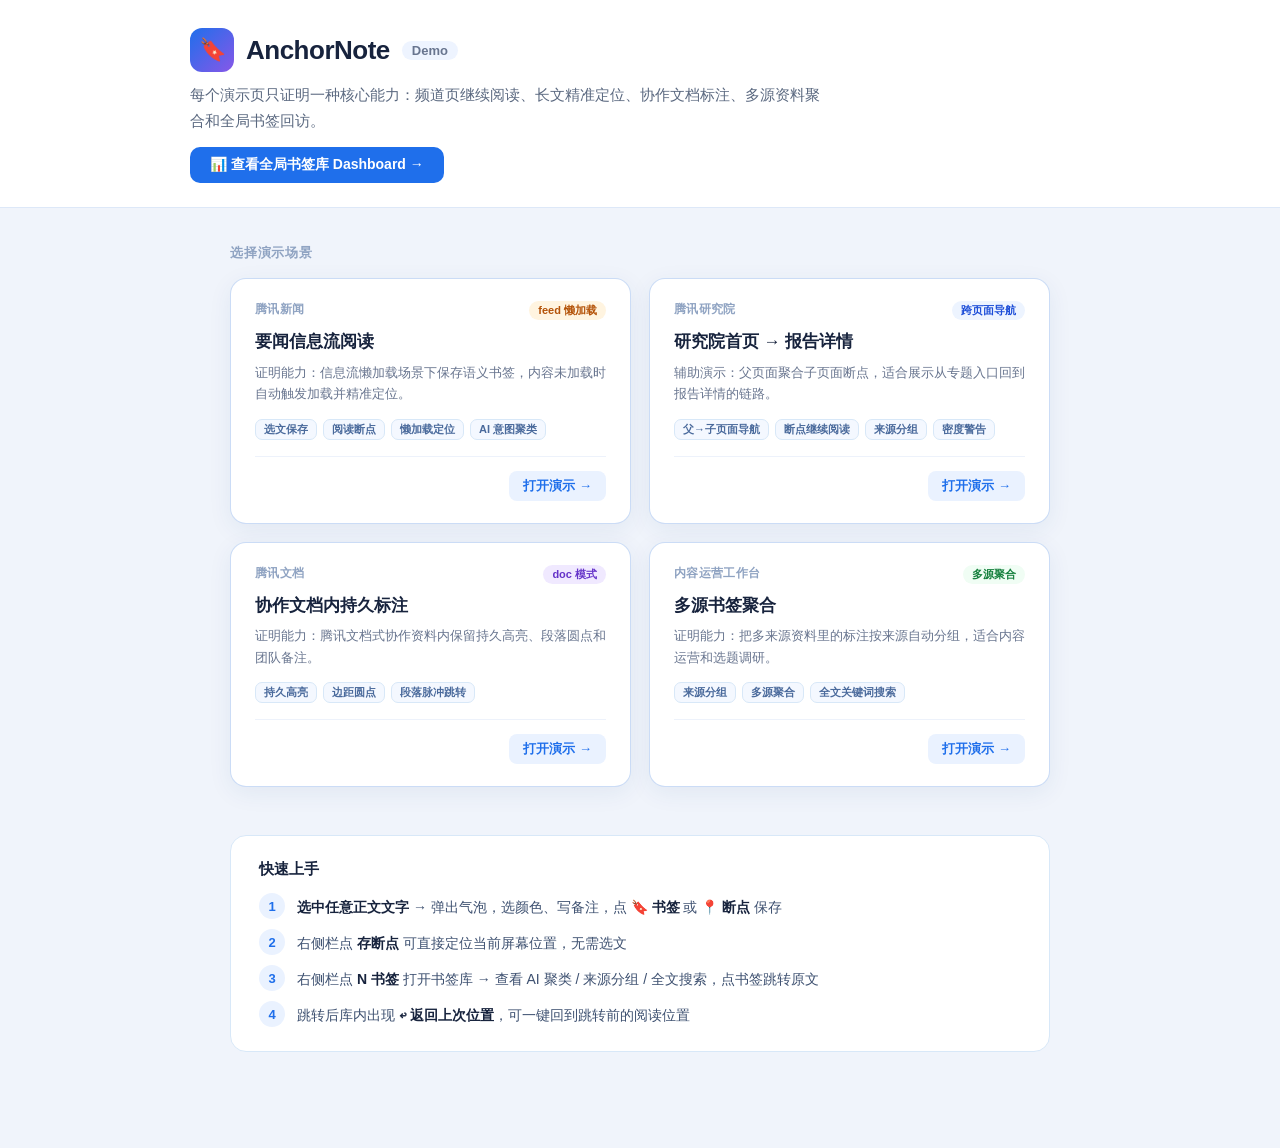
<file: index.html>
<!doctype html>
<html lang="zh-CN">
<head>
  <meta charset="utf-8" />
  <meta name="viewport" content="width=device-width, initial-scale=1" />
  <title>AnchorNote Demo</title>
  <style>
    *, *::before, *::after { box-sizing: border-box; margin: 0; padding: 0; }
    body {
      font-family: -apple-system, "PingFang SC", "Microsoft YaHei", sans-serif;
      background: #f0f4fb;
      color: #17233d;
      min-height: 100vh;
    }

    /* header */
    .header {
      background: #fff;
      border-bottom: 1px solid #dde8f8;
      padding: 28px 40px 24px;
    }
    .header-inner {
      max-width: 900px;
      margin: 0 auto;
    }
    .logo {
      display: flex;
      align-items: center;
      gap: 12px;
      margin-bottom: 10px;
    }
    .logo-icon {
      width: 44px;
      height: 44px;
      border-radius: 12px;
      background: linear-gradient(135deg, #1f6feb, #8757e8);
      display: grid;
      place-items: center;
      font-size: 22px;
    }
    .logo-name {
      font-size: 26px;
      font-weight: 900;
      color: #17233d;
      letter-spacing: -0.5px;
    }
    .logo-tag {
      font-size: 13px;
      font-weight: 600;
      color: #68758f;
      background: #eef4ff;
      padding: 2px 10px;
      border-radius: 99px;
    }
    .header-desc {
      font-size: 15px;
      color: #5b6980;
      line-height: 1.7;
      max-width: 640px;
    }

    /* main */
    .main {
      max-width: 900px;
      margin: 36px auto;
      padding: 0 40px 60px;
    }
    .section-title {
      font-size: 13px;
      font-weight: 700;
      color: #8fa3c2;
      letter-spacing: .06em;
      text-transform: uppercase;
      margin-bottom: 16px;
    }

    /* demo cards */
    .cards {
      display: grid;
      grid-template-columns: repeat(auto-fill, minmax(360px, 1fr));
      gap: 18px;
      margin-bottom: 48px;
    }
    .card {
      background: #fff;
      border: 1px solid rgba(182, 205, 243, .7);
      border-radius: 16px;
      padding: 22px 24px;
      box-shadow: 0 6px 24px rgba(26, 68, 133, .07);
      text-decoration: none;
      color: inherit;
      display: block;
      transition: box-shadow .18s, transform .18s;
    }
    .card:hover {
      box-shadow: 0 16px 40px rgba(26, 68, 133, .14);
      transform: translateY(-2px);
    }
    .card-top {
      display: flex;
      align-items: flex-start;
      justify-content: space-between;
      gap: 10px;
      margin-bottom: 10px;
    }
    .card-platform {
      font-size: 12px;
      font-weight: 700;
      color: #8fa3c2;
      letter-spacing: .03em;
    }
    .mode-badge {
      font-size: 11px;
      font-weight: 700;
      padding: 2px 9px;
      border-radius: 99px;
      white-space: nowrap;
      flex-shrink: 0;
    }
    .mode-article { background: #e7f8ff; color: #1559ce; }
    .mode-doc     { background: #f0e9ff; color: #6533c9; }
    .mode-feed    { background: #fff4e0; color: #b45309; }
    .mode-cross   { background: #edf4ff; color: #1d4ed8; }
    .mode-research{ background: #f0fdf4; color: #15803d; }
    .card h2 {
      font-size: 17px;
      font-weight: 800;
      color: #17233d;
      line-height: 1.4;
      margin-bottom: 8px;
    }
    .card p {
      font-size: 13px;
      color: #68758f;
      line-height: 1.65;
      margin-bottom: 14px;
    }
    .card-features {
      display: flex;
      flex-wrap: wrap;
      gap: 6px;
    }
    .feat-tag {
      font-size: 11px;
      font-weight: 600;
      background: #f4f8ff;
      color: #4a6a9c;
      border: 1px solid #d8e8f8;
      border-radius: 7px;
      padding: 2px 8px;
    }
    .card-footer {
      margin-top: 16px;
      padding-top: 14px;
      border-top: 1px solid #edf2fb;
      display: flex;
      align-items: center;
      justify-content: space-between;
    }
    .open-btn {
      font-size: 13px;
      font-weight: 700;
      color: #1f6feb;
      background: #eaf2ff;
      border: 0;
      border-radius: 8px;
      padding: 6px 14px;
      cursor: pointer;
    }
    .card:hover .open-btn { background: #1f6feb; color: #fff; }

    /* quick-start */
    .quickstart {
      background: #fff;
      border: 1px solid #d8e8f8;
      border-radius: 16px;
      padding: 24px 28px;
    }
    .quickstart h3 {
      font-size: 15px;
      font-weight: 800;
      color: #17233d;
      margin-bottom: 14px;
    }
    .steps {
      display: grid;
      gap: 10px;
    }
    .step {
      display: flex;
      gap: 12px;
      align-items: flex-start;
    }
    .step-num {
      width: 26px;
      height: 26px;
      border-radius: 999px;
      background: #eaf2ff;
      color: #1f6feb;
      font-weight: 900;
      font-size: 13px;
      display: grid;
      place-items: center;
      flex-shrink: 0;
    }
    .step p {
      font-size: 14px;
      color: #3d5070;
      line-height: 1.6;
      padding-top: 3px;
    }
    .step strong { color: #17233d; }

    /* ── continue reading ── */
    .cp-section {
      margin-bottom: 40px;
    }
    .cp-section-head {
      display: flex;
      align-items: center;
      justify-content: space-between;
      margin-bottom: 14px;
    }
    .cp-list {
      display: grid;
      gap: 12px;
    }
    .cp-card {
      background: #fff;
      border: 1px solid rgba(182, 205, 243, .7);
      border-radius: 14px;
      padding: 16px 20px;
      box-shadow: 0 4px 16px rgba(26, 68, 133, .06);
      display: flex;
      align-items: center;
      gap: 16px;
      transition: box-shadow .15s, transform .15s;
    }
    .cp-card:hover {
      box-shadow: 0 10px 28px rgba(26, 68, 133, .13);
      transform: translateY(-1px);
    }
    .cp-page-icon {
      width: 42px; height: 42px; border-radius: 10px;
      display: grid; place-items: center;
      font-size: 20px; flex-shrink: 0;
    }
    .cp-info { flex: 1; min-width: 0; }
    .cp-page-title {
      font-size: 12px; font-weight: 700;
      color: #8fa3c2; margin-bottom: 3px;
      white-space: nowrap; overflow: hidden; text-overflow: ellipsis;
    }
    .cp-text {
      font-size: 14px; font-weight: 600; color: #17233d;
      line-height: 1.4;
      display: -webkit-box; -webkit-line-clamp: 2; -webkit-box-orient: vertical;
      overflow: hidden;
    }
    .cp-meta {
      font-size: 11px; color: #aab4c8; margin-top: 4px;
    }
    .cp-btn {
      flex-shrink: 0;
      font-family: -apple-system, "PingFang SC", sans-serif;
      font-size: 13px; font-weight: 700;
      padding: 8px 18px; border: 0; border-radius: 9px;
      background: #eaf2ff; color: #1f6feb;
      cursor: pointer; text-decoration: none;
      white-space: nowrap; display: inline-block;
    }
    .cp-btn:hover { background: #1f6feb; color: #fff; }
    .cp-empty {
      text-align: center; padding: 28px 20px;
      color: #aab4c8; font-size: 13px; line-height: 1.7;
      background: #fff; border: 1px dashed #d8e8f8; border-radius: 14px;
    }
  </style>
</head>
<body>

<header class="header">
  <div class="header-inner">
    <div class="logo">
      <div class="logo-icon">🔖</div>
      <span class="logo-name">AnchorNote</span>
      <span class="logo-tag">Demo</span>
    </div>
    <p class="header-desc">
      每个演示页只证明一种核心能力：频道页继续阅读、长文精准定位、协作文档标注、多源资料聚合和全局书签回访。
    </p>
    <a href="./dashboard.html" target="_blank" style="
      display:inline-flex;align-items:center;gap:8px;margin-top:14px;
      background:#1f6feb;color:#fff;text-decoration:none;
      font-size:14px;font-weight:700;padding:9px 20px;border-radius:10px;
    ">📊 查看全局书签库 Dashboard →</a>
  </div>
</header>

<main class="main">
  <p class="section-title">选择演示场景</p>

  <div class="cards">

    <a class="card" target="_blank" href="./pages/tencent-news-yaowen.html">
      <div class="card-top">
        <span class="card-platform">腾讯新闻</span>
        <span class="mode-badge mode-feed">feed 懒加载</span>
      </div>
      <h2>要闻信息流阅读</h2>
      <p>证明能力：信息流懒加载场景下保存语义书签，内容未加载时自动触发加载并精准定位。</p>
      <div class="card-features">
        <span class="feat-tag">选文保存</span>
        <span class="feat-tag">阅读断点</span>
        <span class="feat-tag">懒加载定位</span>
        <span class="feat-tag">AI 意图聚类</span>
      </div>
      <div class="card-footer">
        <span></span>
        <span class="open-btn">打开演示 →</span>
      </div>
    </a>

    <a class="card" target="_blank" href="./pages/tencent-research-index.html">
      <div class="card-top">
        <span class="card-platform">腾讯研究院</span>
        <span class="mode-badge mode-cross">跨页面导航</span>
      </div>
      <h2>研究院首页 → 报告详情</h2>
      <p>辅助演示：父页面聚合子页面断点，适合展示从专题入口回到报告详情的链路。</p>
      <div class="card-features">
        <span class="feat-tag">父→子页面导航</span>
        <span class="feat-tag">断点继续阅读</span>
        <span class="feat-tag">来源分组</span>
        <span class="feat-tag">密度警告</span>
      </div>
      <div class="card-footer">
        <span></span>
        <span class="open-btn">打开演示 →</span>
      </div>
    </a>

    <a class="card" target="_blank" href="./pages/tencent-doc.html">
      <div class="card-top">
        <span class="card-platform">腾讯文档</span>
        <span class="mode-badge mode-doc">doc 模式</span>
      </div>
      <h2>协作文档内持久标注</h2>
      <p>证明能力：腾讯文档式协作资料内保留持久高亮、段落圆点和团队备注。</p>
      <div class="card-features">
        <span class="feat-tag">持久高亮</span>
        <span class="feat-tag">边距圆点</span>
        <span class="feat-tag">段落脉冲跳转</span>
      </div>
      <div class="card-footer">
        <span></span>
        <span class="open-btn">打开演示 →</span>
      </div>
    </a>

    <a class="card" target="_blank" href="./pages/content-research.html">
      <div class="card-top">
        <span class="card-platform">内容运营工作台</span>
        <span class="mode-badge mode-research">多源聚合</span>
      </div>
      <h2>多源书签聚合</h2>
      <p>证明能力：把多来源资料里的标注按来源自动分组，适合内容运营和选题调研。</p>
      <div class="card-features">
        <span class="feat-tag">来源分组</span>
        <span class="feat-tag">多源聚合</span>
        <span class="feat-tag">全文关键词搜索</span>
      </div>
      <div class="card-footer">
        <span></span>
        <span class="open-btn">打开演示 →</span>
      </div>
    </a>

  </div>

  <div class="quickstart">
    <h3>快速上手</h3>
    <div class="steps">
      <div class="step">
        <div class="step-num">1</div>
        <p><strong>选中任意正文文字</strong> → 弹出气泡，选颜色、写备注，点 <strong>🔖 书签</strong> 或 <strong>📍 断点</strong> 保存</p>
      </div>
      <div class="step">
        <div class="step-num">2</div>
        <p>右侧栏点 <strong>存断点</strong> 可直接定位当前屏幕位置，无需选文</p>
      </div>
      <div class="step">
        <div class="step-num">3</div>
        <p>右侧栏点 <strong>N 书签</strong> 打开书签库 → 查看 AI 聚类 / 来源分组 / 全文搜索，点书签跳转原文</p>
      </div>
      <div class="step">
        <div class="step-num">4</div>
        <p>跳转后库内出现 <strong>↩ 返回上次位置</strong>，可一键回到跳转前的阅读位置</p>
      </div>
    </div>
  </div>
</main>

<script>
(function () {
  const PAGES = [
    { id: 'tencent-news-yaowen',            title: '腾讯新闻要闻信息流',             icon: '📰', color: '#1f6feb', file: './pages/tencent-news-yaowen.html' },
    { id: 'research-report-2024',           title: '2024年中国AI内容产业发展白皮书', icon: '📊', color: '#8757e8', file: './pages/research-report.html' },
    { id: 'tencent-doc-anchornote-v23',     title: 'AnchorNote 产品功能规划 v2.3',  icon: '📄', color: '#f45b69', file: './pages/tencent-doc.html' },
    { id: 'content-research-ai-reader-2024',title: 'AI阅读助手竞品调研素材板',      icon: '🗂️', color: '#f6bd18', file: './pages/content-research.html' }
  ];

  function timeAgo(iso) {
    if (!iso) return '';
    const diff = Math.floor((Date.now() - new Date(iso)) / 1000);
    if (diff < 60)   return '刚刚';
    if (diff < 3600) return Math.floor(diff / 60) + ' 分钟前';
    if (diff < 86400)return Math.floor(diff / 3600) + ' 小时前';
    return Math.floor(diff / 86400) + ' 天前';
  }

  function loadCheckpoints() {
    const results = [];
    PAGES.forEach(page => {
      try {
        const raw = localStorage.getItem('anchornote.embed.' + page.id);
        if (!raw) return;
        const bms = JSON.parse(raw);
        const cp = bms.find(b => b.type === 'checkpoint');
        if (cp) results.push({ page, cp });
      } catch {}
    });
    // sort by most recently saved
    results.sort((a, b) => new Date(b.cp.createdAt) - new Date(a.cp.createdAt));
    return results;
  }

  function render() {
    const checkpoints = loadCheckpoints();
    const section = document.getElementById('cp-section');
    const list    = document.getElementById('cp-list');
    list.innerHTML = '';

    if (checkpoints.length === 0) {
      section.style.display = 'none';
      return;
    }

    section.style.display = '';
    checkpoints.forEach(({ page, cp }) => {
      const url = `${page.file}#an-jump=${encodeURIComponent(cp.id)}`;
      const card = document.createElement('div');
      card.className = 'cp-card';
      card.innerHTML = `
        <div class="cp-page-icon" style="background:${page.color}22">${page.icon}</div>
        <div class="cp-info">
          <div class="cp-page-title">${page.title}</div>
          <div class="cp-text">${cp.selectedText || cp.note || '阅读断点'}</div>
          <div class="cp-meta">📍 阅读断点 · ${timeAgo(cp.createdAt)}${cp.note ? ' · ' + cp.note : ''}</div>
        </div>
        <a class="cp-btn" href="${url}" target="_blank">继续阅读 →</a>`;
      list.appendChild(card);
    });
  }

  render();

  // refresh if another tab updates bookmarks
  window.addEventListener('storage', e => {
    if (e.key && e.key.startsWith('anchornote.embed.')) render();
  });
})();
</script>
</body>
</html>
</file>
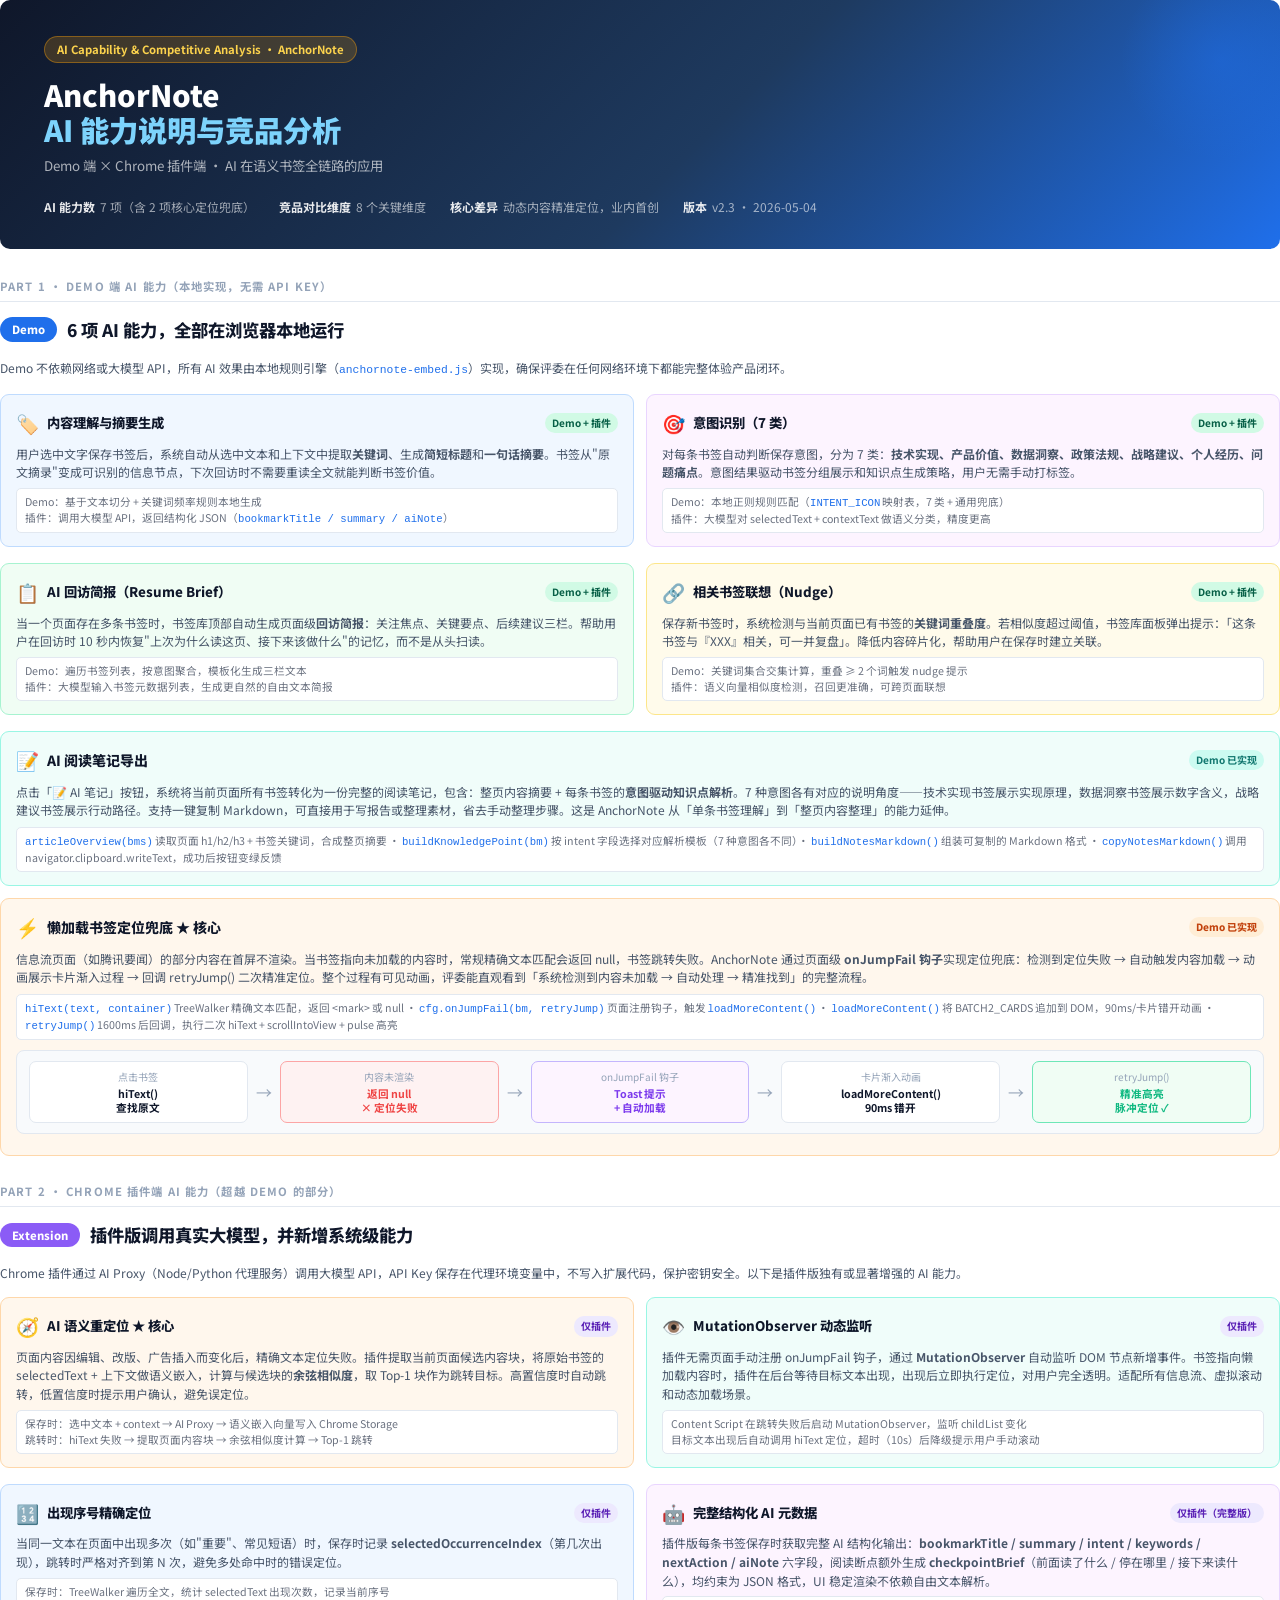
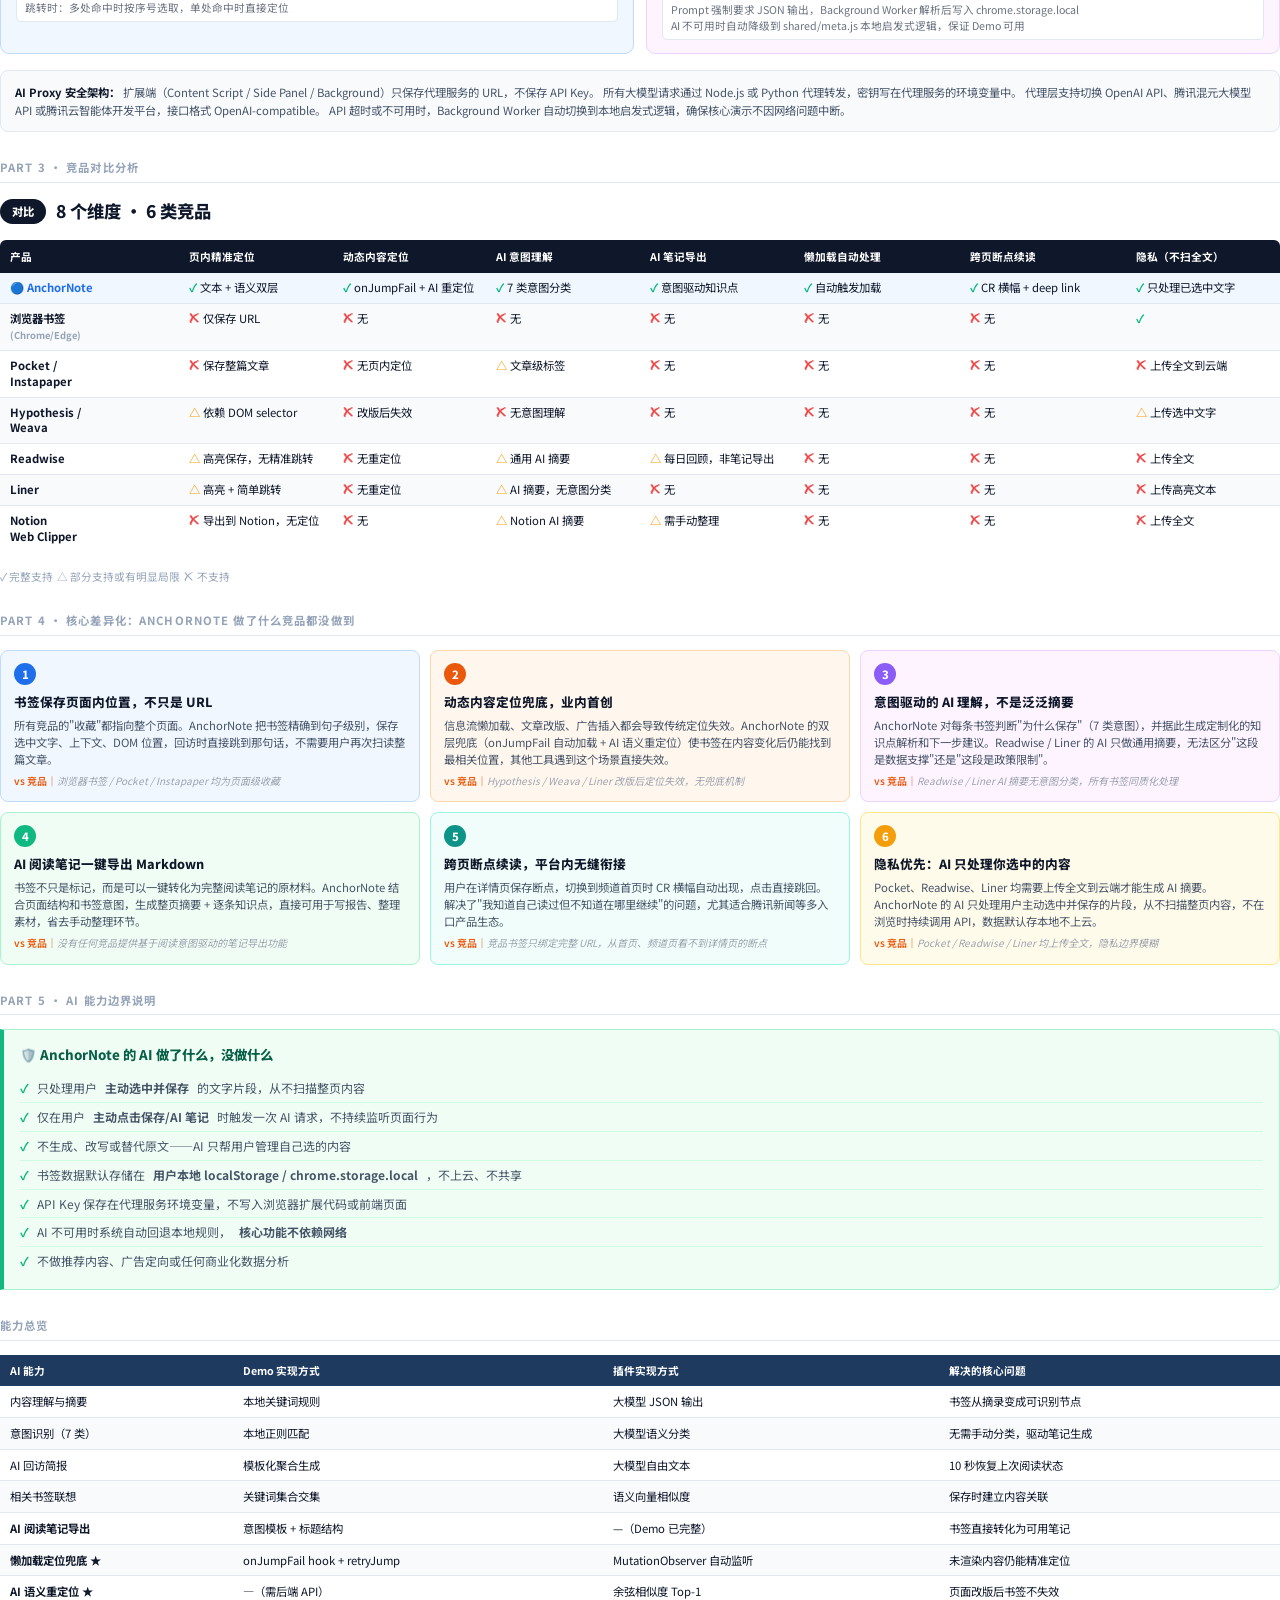
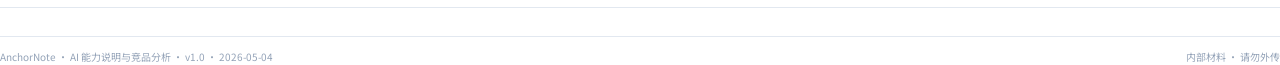
<file: ai-capability.html>
<!DOCTYPE html>
<html lang="zh-CN">
<head>
<meta charset="utf-8"/>
<title>AnchorNote · AI 能力说明与竞品分析</title>
<style>
  @import url('https://fonts.googleapis.com/css2?family=Noto+Sans+SC:wght@400;600;700;900&display=swap');
  * { box-sizing: border-box; margin: 0; padding: 0; }
  :root {
    --brand: #1f6feb;
    --amber: #f59e0b;
    --green: #10b981;
    --red: #ef4444;
    --purple: #8b5cf6;
    --teal: #0d9488;
    --orange: #ea580c;
    --text: #0f172a;
    --sub: #475569;
    --muted: #94a3b8;
    --border: #e2e8f0;
    --bg: #f8fafc;
  }
  @page { size: A4; margin: 14mm 16mm; }
  body {
    font-family: "PingFang SC", "Noto Sans SC", "Microsoft YaHei", sans-serif;
    background: #fff; color: var(--text);
    font-size: 10.5pt; line-height: 1.65;
  }

  /* Cover */
  .cover {
    min-height: 200px;
    background: linear-gradient(135deg, #0f172a 0%, #1e3a5f 55%, #1f6feb 100%);
    border-radius: 10px; padding: 36px 44px 32px;
    color: #fff; margin-bottom: 28px; position: relative; overflow: hidden;
  }
  .cover::before {
    content: '';
    position: absolute; top: -40px; right: -40px;
    width: 200px; height: 200px; border-radius: 50%;
    background: radial-gradient(circle, rgba(31,111,235,.4) 0%, transparent 70%);
  }
  .cover-tag {
    display: inline-block; font-size: 8.5pt; font-weight: 700;
    background: rgba(245,158,11,.2); border: 1px solid rgba(245,158,11,.4);
    color: #fcd34d; padding: 3px 12px; border-radius: 20px; margin-bottom: 14px;
  }
  .cover h1 { font-size: 22pt; font-weight: 900; line-height: 1.2; margin-bottom: 8px; }
  .cover h1 em { font-style: normal; color: #7dd3fc; }
  .cover-sub { font-size: 10pt; color: rgba(255,255,255,.65); margin-bottom: 20px; }
  .cover-meta { display: flex; gap: 24px; flex-wrap: wrap; }
  .cover-meta span { font-size: 9pt; color: rgba(255,255,255,.6); display: flex; align-items: center; gap: 5px; }
  .cover-meta strong { color: rgba(255,255,255,.9); }

  /* Section title */
  .sec-title {
    font-size: 8.5pt; font-weight: 700; letter-spacing: .1em;
    color: var(--muted); text-transform: uppercase;
    border-bottom: 1px solid var(--border); padding-bottom: 5px; margin-bottom: 14px;
  }
  .section { margin-bottom: 26px; }

  /* Big heading */
  .block-head {
    display: flex; align-items: center; gap: 10px;
    margin-bottom: 14px;
  }
  .block-head .bh-badge {
    padding: 3px 12px; border-radius: 20px;
    font-size: 8.5pt; font-weight: 800; color: #fff; white-space: nowrap;
  }
  .block-head h2 { font-size: 13pt; font-weight: 800; color: var(--text); }

  /* Capability cards */
  .cap-grid { display: grid; grid-template-columns: 1fr 1fr; gap: 12px; margin-bottom: 16px; }
  .cap-card {
    border: 1px solid var(--border); border-radius: 9px;
    padding: 13px 15px; background: var(--bg);
    break-inside: avoid;
  }
  .cap-card .cap-head { display: flex; align-items: center; gap: 8px; margin-bottom: 6px; }
  .cap-card .cap-icon { font-size: 14pt; flex-shrink: 0; }
  .cap-card .cap-title { font-size: 10pt; font-weight: 800; color: var(--text); }
  .cap-card .cap-tag {
    font-size: 7.5pt; font-weight: 700; padding: 2px 7px; border-radius: 10px;
    margin-left: auto; white-space: nowrap; flex-shrink: 0;
  }
  .tag-demo    { background: #dbeafe; color: #1e40af; }
  .tag-ext     { background: #ede9fe; color: #5b21b6; }
  .tag-both    { background: #d1fae5; color: #065f46; }
  .cap-card .cap-desc { font-size: 9pt; color: var(--sub); line-height: 1.55; margin-bottom: 6px; }
  .cap-card .cap-impl {
    font-size: 8pt; color: #6b7280;
    background: #fff; border: 1px solid var(--border);
    border-radius: 5px; padding: 5px 8px; line-height: 1.5;
  }
  .cap-card .cap-impl code { font-family: "SF Mono", "Fira Code", monospace; color: var(--brand); font-size: 8pt; }

  /* Full-width card */
  .cap-card-full {
    border: 1px solid var(--border); border-radius: 9px;
    padding: 13px 15px; background: var(--bg);
    margin-bottom: 12px; break-inside: avoid;
  }
  .cap-card-full .cap-head { display: flex; align-items: center; gap: 8px; margin-bottom: 7px; }
  .cap-card-full .cap-icon { font-size: 14pt; }
  .cap-card-full .cap-title { font-size: 10.5pt; font-weight: 800; color: var(--text); }
  .cap-card-full .cap-tag { font-size: 7.5pt; font-weight: 700; padding: 2px 7px; border-radius: 10px; margin-left: auto; }
  .cap-card-full .cap-desc { font-size: 9pt; color: var(--sub); line-height: 1.55; margin-bottom: 7px; }
  .cap-card-full .cap-impl {
    font-size: 8pt; color: #6b7280;
    background: #fff; border: 1px solid var(--border);
    border-radius: 5px; padding: 5px 8px; line-height: 1.5;
  }
  .cap-card-full .cap-impl code { font-family: "SF Mono", "Fira Code", monospace; color: var(--brand); font-size: 8pt; }

  /* Highlight border variants */
  .border-brand { border-color: #bfdbfe; background: #f0f7ff; }
  .border-purple { border-color: #e9d5ff; background: #fdf4ff; }
  .border-green  { border-color: #a7f3d0; background: #f0fdf4; }
  .border-amber  { border-color: #fde68a; background: #fffbeb; }
  .border-orange { border-color: #fed7aa; background: #fff7ed; }
  .border-teal   { border-color: #99f6e4; background: #f0fdfa; }

  /* Flow diagram */
  .flow-row {
    display: flex; align-items: center; gap: 8px;
    background: var(--bg); border: 1px solid var(--border);
    border-radius: 8px; padding: 10px 12px; margin: 8px 0;
  }
  .flow-node {
    flex: 1; text-align: center; background: #fff;
    border: 1px solid var(--border); border-radius: 7px; padding: 7px 6px;
    font-size: 8pt;
  }
  .flow-node .fn-label { color: var(--muted); margin-bottom: 2px; font-size: 7.5pt; }
  .flow-node .fn-val   { font-weight: 700; color: var(--text); line-height: 1.3; }
  .flow-node.fn-fail   { border-color: #fca5a5; background: #fef2f2; }
  .flow-node.fn-fail .fn-val { color: var(--red); }
  .flow-node.fn-ai     { border-color: #c4b5fd; background: #fdf4ff; }
  .flow-node.fn-ai .fn-val  { color: #7c3aed; }
  .flow-node.fn-ok     { border-color: #6ee7b7; background: #f0fdf4; }
  .flow-node.fn-ok .fn-val  { color: var(--green); }
  .flow-arrow { color: var(--muted); font-size: 12pt; flex-shrink: 0; }

  /* Comparison table */
  .comp-table { width: 100%; border-collapse: collapse; font-size: 8.5pt; margin-bottom: 16px; }
  .comp-table th {
    background: #0f172a; color: #fff; padding: 8px 10px;
    font-weight: 700; text-align: left; font-size: 8pt;
  }
  .comp-table th:first-child { border-radius: 6px 0 0 0; }
  .comp-table th:last-child  { border-radius: 0 6px 0 0; }
  .comp-table td { padding: 7px 10px; border-bottom: 1px solid var(--border); vertical-align: top; line-height: 1.4; }
  .comp-table tr:nth-child(even) td { background: var(--bg); }
  .comp-table tr:last-child td { border-bottom: 0; }
  .comp-table td:first-child { font-weight: 700; color: var(--text); white-space: nowrap; }
  .tick   { color: var(--green);  font-weight: 800; }
  .cross  { color: var(--red);    font-weight: 800; }
  .half   { color: var(--amber);  font-weight: 800; }
  .anchor-row td { background: #f0f7ff !important; }
  .anchor-row td:first-child { color: var(--brand); }

  /* Differentiator cards */
  .diff-grid { display: grid; grid-template-columns: 1fr 1fr 1fr; gap: 10px; margin-bottom: 16px; }
  .diff-card {
    border: 1px solid var(--border); border-radius: 8px;
    padding: 12px 13px; break-inside: avoid;
  }
  .diff-card .diff-num {
    width: 22px; height: 22px; border-radius: 50%;
    display: flex; align-items: center; justify-content: center;
    font-size: 8.5pt; font-weight: 800; color: #fff;
    margin-bottom: 7px;
  }
  .diff-card .diff-title { font-size: 9.5pt; font-weight: 800; color: var(--text); margin-bottom: 4px; }
  .diff-card .diff-desc  { font-size: 8.5pt; color: var(--sub); line-height: 1.5; }
  .diff-card .diff-vs    { font-size: 7.5pt; color: #9ca3af; margin-top: 5px; font-style: italic; }
  .diff-card .diff-vs::before { content: "vs 竞品｜"; font-weight: 600; color: var(--orange); font-style: normal; }

  /* Privacy callout */
  .privacy-box {
    background: #f0fdf4; border: 1px solid #a7f3d0;
    border-left: 4px solid var(--green);
    border-radius: 0 8px 8px 0; padding: 14px 16px; margin-bottom: 16px;
    break-inside: avoid;
  }
  .privacy-box h3 { font-size: 10pt; font-weight: 800; color: #065f46; margin-bottom: 8px; display: flex; align-items: center; gap: 6px; }
  .privacy-list { list-style: none; }
  .privacy-list li { font-size: 9pt; color: var(--sub); padding: 4px 0; border-bottom: 1px solid #d1fae5; display: flex; gap: 8px; }
  .privacy-list li:last-child { border-bottom: 0; }
  .privacy-list li::before { content: "✓"; color: var(--green); font-weight: 800; flex-shrink: 0; }

  /* Summary table */
  .sum-table { width: 100%; border-collapse: collapse; font-size: 8.5pt; }
  .sum-table th { background: #1e3a5f; color: #fff; padding: 7px 10px; font-weight: 700; font-size: 8pt; text-align: left; }
  .sum-table td { padding: 6px 10px; border-bottom: 1px solid var(--border); vertical-align: middle; }
  .sum-table tr:nth-child(even) td { background: var(--bg); }

  /* Footer */
  .doc-footer {
    margin-top: 28px; padding-top: 12px;
    border-top: 1px solid var(--border);
    display: flex; justify-content: space-between;
    font-size: 7.5pt; color: var(--muted);
  }

  .badge-demo   { background: #1f6feb; }
  .badge-ext    { background: #8b5cf6; }
  .badge-ai     { background: #ea580c; }
</style>
</head>
<body>

<!-- Cover -->
<div class="cover">
  <div class="cover-tag">AI Capability & Competitive Analysis · AnchorNote</div>
  <h1>AnchorNote<br><em>AI 能力说明与竞品分析</em></h1>
  <p class="cover-sub">Demo 端 × Chrome 插件端 · AI 在语义书签全链路的应用</p>
  <div class="cover-meta">
    <span><strong>AI 能力数</strong> 7 项（含 2 项核心定位兜底）</span>
    <span><strong>竞品对比维度</strong> 8 个关键维度</span>
    <span><strong>核心差异</strong> 动态内容精准定位，业内首创</span>
    <span><strong>版本</strong> v2.3 · 2026-05-04</span>
  </div>
</div>

<!-- ═══════════════════════════════════════════════════ -->
<!-- PART 1: AI IN DEMO -->
<!-- ═══════════════════════════════════════════════════ -->
<div class="section">
  <div class="sec-title">Part 1 · Demo 端 AI 能力（本地实现，无需 API Key）</div>

  <div class="block-head">
    <div class="bh-badge badge-demo">Demo</div>
    <h2>6 项 AI 能力，全部在浏览器本地运行</h2>
  </div>
  <p style="font-size:9pt;color:var(--sub);margin-bottom:14px;">Demo 不依赖网络或大模型 API，所有 AI 效果由本地规则引擎（<code style="font-family:monospace;color:var(--brand);font-size:8.5pt">anchornote-embed.js</code>）实现，确保评委在任何网络环境下都能完整体验产品闭环。</p>

  <!-- Cap 1+2 -->
  <div class="cap-grid">
    <div class="cap-card border-brand">
      <div class="cap-head">
        <span class="cap-icon">🏷️</span>
        <span class="cap-title">内容理解与摘要生成</span>
        <span class="cap-tag tag-both">Demo + 插件</span>
      </div>
      <div class="cap-desc">用户选中文字保存书签后，系统自动从选中文本和上下文中提取<strong>关键词</strong>、生成<strong>简短标题</strong>和<strong>一句话摘要</strong>。书签从"原文摘录"变成可识别的信息节点，下次回访时不需要重读全文就能判断书签价值。</div>
      <div class="cap-impl">
        Demo：基于文本切分 + 关键词频率规则本地生成<br>
        插件：调用大模型 API，返回结构化 JSON（<code>bookmarkTitle / summary / aiNote</code>）
      </div>
    </div>

    <div class="cap-card border-purple">
      <div class="cap-head">
        <span class="cap-icon">🎯</span>
        <span class="cap-title">意图识别（7 类）</span>
        <span class="cap-tag tag-both">Demo + 插件</span>
      </div>
      <div class="cap-desc">对每条书签自动判断保存意图，分为 7 类：<strong>技术实现、产品价值、数据洞察、政策法规、战略建议、个人经历、问题痛点</strong>。意图结果驱动书签分组展示和知识点生成策略，用户无需手动打标签。</div>
      <div class="cap-impl">
        Demo：本地正则规则匹配（<code>INTENT_ICON</code> 映射表，7 类 + 通用兜底）<br>
        插件：大模型对 selectedText + contextText 做语义分类，精度更高
      </div>
    </div>
  </div>

  <!-- Cap 3+4 -->
  <div class="cap-grid">
    <div class="cap-card border-green">
      <div class="cap-head">
        <span class="cap-icon">📋</span>
        <span class="cap-title">AI 回访简报（Resume Brief）</span>
        <span class="cap-tag tag-both">Demo + 插件</span>
      </div>
      <div class="cap-desc">当一个页面存在多条书签时，书签库顶部自动生成页面级<strong>回访简报</strong>：关注焦点、关键要点、后续建议三栏。帮助用户在回访时 10 秒内恢复"上次为什么读这页、接下来该做什么"的记忆，而不是从头扫读。</div>
      <div class="cap-impl">
        Demo：遍历书签列表，按意图聚合，模板化生成三栏文本<br>
        插件：大模型输入书签元数据列表，生成更自然的自由文本简报
      </div>
    </div>

    <div class="cap-card border-amber">
      <div class="cap-head">
        <span class="cap-icon">🔗</span>
        <span class="cap-title">相关书签联想（Nudge）</span>
        <span class="cap-tag tag-both">Demo + 插件</span>
      </div>
      <div class="cap-desc">保存新书签时，系统检测与当前页面已有书签的<strong>关键词重叠度</strong>。若相似度超过阈值，书签库面板弹出提示：「这条书签与『XXX』相关，可一并复盘」。降低内容碎片化，帮助用户在保存时建立关联。</div>
      <div class="cap-impl">
        Demo：关键词集合交集计算，重叠 ≥ 2 个词触发 nudge 提示<br>
        插件：语义向量相似度检测，召回更准确，可跨页面联想
      </div>
    </div>
  </div>

  <!-- Cap 5: AI Notes Export (full width) -->
  <div class="cap-card-full border-teal">
    <div class="cap-head">
      <span class="cap-icon">📝</span>
      <span class="cap-title">AI 阅读笔记导出</span>
      <span class="cap-tag tag-demo" style="background:#ccfbf1;color:#0f766e;">Demo 已实现</span>
    </div>
    <div class="cap-desc">点击「📝 AI 笔记」按钮，系统将当前页面所有书签转化为一份完整的阅读笔记，包含：整页内容摘要 + 每条书签的<strong>意图驱动知识点解析</strong>。7 种意图各有对应的说明角度——技术实现书签展示实现原理，数据洞察书签展示数字含义，战略建议书签展示行动路径。支持一键复制 Markdown，可直接用于写报告或整理素材，省去手动整理步骤。这是 AnchorNote 从「单条书签理解」到「整页内容整理」的能力延伸。</div>
    <div class="cap-impl">
      <code>articleOverview(bms)</code> 读取页面 h1/h2/h3 + 书签关键词，合成整页摘要 ·
      <code>buildKnowledgePoint(bm)</code> 按 intent 字段选择对应解析模板（7 种意图各不同）·
      <code>buildNotesMarkdown()</code> 组装可复制的 Markdown 格式 ·
      <code>copyNotesMarkdown()</code> 调用 navigator.clipboard.writeText，成功后按钮变绿反馈
    </div>
  </div>

  <!-- Cap 6: Lazy-load (full width, starred) -->
  <div class="cap-card-full border-orange" style="border-color:#fed7aa;background:#fff7ed;">
    <div class="cap-head">
      <span class="cap-icon">⚡</span>
      <span class="cap-title">懒加载书签定位兜底 ★ 核心</span>
      <span class="cap-tag" style="background:#ffedd5;color:#c2410c;font-size:7.5pt;font-weight:800;padding:2px 7px;border-radius:10px;margin-left:auto;">Demo 已实现</span>
    </div>
    <div class="cap-desc">信息流页面（如腾讯要闻）的部分内容在首屏不渲染。当书签指向未加载的内容时，常规精确文本匹配会返回 null，书签跳转失败。AnchorNote 通过页面级 <strong>onJumpFail 钩子</strong>实现定位兜底：检测到定位失败 → 自动触发内容加载 → 动画展示卡片渐入过程 → 回调 retryJump() 二次精准定位。整个过程有可见动画，评委能直观看到「系统检测到内容未加载 → 自动处理 → 精准找到」的完整流程。</div>
    <div class="cap-impl">
      <code>hiText(text, container)</code> TreeWalker 精确文本匹配，返回 &lt;mark&gt; 或 null ·
      <code>cfg.onJumpFail(bm, retryJump)</code> 页面注册钩子，触发 <code>loadMoreContent()</code> ·
      <code>loadMoreContent()</code> 将 BATCH2_CARDS 追加到 DOM，90ms/卡片错开动画 ·
      <code>retryJump()</code> 1600ms 后回调，执行二次 hiText + scrollIntoView + pulse 高亮
    </div>
    <!-- Flow -->
    <div class="flow-row" style="margin-top:10px;">
      <div class="flow-node">
        <div class="fn-label">点击书签</div>
        <div class="fn-val">hiText()<br>查找原文</div>
      </div>
      <div class="flow-arrow">→</div>
      <div class="flow-node fn-fail">
        <div class="fn-label">内容未渲染</div>
        <div class="fn-val">返回 null<br>× 定位失败</div>
      </div>
      <div class="flow-arrow">→</div>
      <div class="flow-node fn-ai">
        <div class="fn-label">onJumpFail 钩子</div>
        <div class="fn-val">Toast 提示<br>+ 自动加载</div>
      </div>
      <div class="flow-arrow">→</div>
      <div class="flow-node">
        <div class="fn-label">卡片渐入动画</div>
        <div class="fn-val">loadMoreContent()<br>90ms 错开</div>
      </div>
      <div class="flow-arrow">→</div>
      <div class="flow-node fn-ok">
        <div class="fn-label">retryJump()</div>
        <div class="fn-val">精准高亮<br>脉冲定位 ✓</div>
      </div>
    </div>
  </div>
</div>

<!-- ═══════════════════════════════════════════════════ -->
<!-- PART 2: AI IN EXTENSION -->
<!-- ═══════════════════════════════════════════════════ -->
<div class="section">
  <div class="sec-title">Part 2 · Chrome 插件端 AI 能力（超越 Demo 的部分）</div>

  <div class="block-head">
    <div class="bh-badge badge-ext">Extension</div>
    <h2>插件版调用真实大模型，并新增系统级能力</h2>
  </div>
  <p style="font-size:9pt;color:var(--sub);margin-bottom:14px;">Chrome 插件通过 AI Proxy（Node/Python 代理服务）调用大模型 API，API Key 保存在代理环境变量中，不写入扩展代码，保护密钥安全。以下是插件版独有或显著增强的 AI 能力。</p>

  <div class="cap-grid">
    <div class="cap-card border-orange" style="border-color:#fed7aa;background:#fff7ed;">
      <div class="cap-head">
        <span class="cap-icon">🧭</span>
        <span class="cap-title">AI 语义重定位 ★ 核心</span>
        <span class="cap-tag tag-ext">仅插件</span>
      </div>
      <div class="cap-desc">页面内容因编辑、改版、广告插入而变化后，精确文本定位失败。插件提取当前页面候选内容块，将原始书签的 selectedText + 上下文做语义嵌入，计算与候选块的<strong>余弦相似度</strong>，取 Top-1 块作为跳转目标。高置信度时自动跳转，低置信度时提示用户确认，避免误定位。</div>
      <div class="cap-impl">
        保存时：选中文本 + context → AI Proxy → 语义嵌入向量写入 Chrome Storage<br>
        跳转时：hiText 失败 → 提取页面内容块 → 余弦相似度计算 → Top-1 跳转
      </div>
    </div>

    <div class="cap-card border-teal">
      <div class="cap-head">
        <span class="cap-icon">👁️</span>
        <span class="cap-title">MutationObserver 动态监听</span>
        <span class="cap-tag tag-ext">仅插件</span>
      </div>
      <div class="cap-desc">插件无需页面手动注册 onJumpFail 钩子，通过 <strong>MutationObserver</strong> 自动监听 DOM 节点新增事件。书签指向懒加载内容时，插件在后台等待目标文本出现，出现后立即执行定位，对用户完全透明。适配所有信息流、虚拟滚动和动态加载场景。</div>
      <div class="cap-impl">
        Content Script 在跳转失败后启动 MutationObserver，监听 childList 变化<br>
        目标文本出现后自动调用 hiText 定位，超时（10s）后降级提示用户手动滚动
      </div>
    </div>
  </div>

  <div class="cap-grid">
    <div class="cap-card border-brand">
      <div class="cap-head">
        <span class="cap-icon">🔢</span>
        <span class="cap-title">出现序号精确定位</span>
        <span class="cap-tag tag-ext">仅插件</span>
      </div>
      <div class="cap-desc">当同一文本在页面中出现多次（如"重要"、常见短语）时，保存时记录 <strong>selectedOccurrenceIndex</strong>（第几次出现），跳转时严格对齐到第 N 次，避免多处命中时的错误定位。</div>
      <div class="cap-impl">
        保存时：TreeWalker 遍历全文，统计 selectedText 出现次数，记录当前序号<br>
        跳转时：多处命中时按序号选取，单处命中时直接定位
      </div>
    </div>

    <div class="cap-card border-purple">
      <div class="cap-head">
        <span class="cap-icon">🤖</span>
        <span class="cap-title">完整结构化 AI 元数据</span>
        <span class="cap-tag tag-ext">仅插件（完整版）</span>
      </div>
      <div class="cap-desc">插件版每条书签保存时获取完整 AI 结构化输出：<strong>bookmarkTitle / summary / intent / keywords / nextAction / aiNote</strong> 六字段，阅读断点额外生成 <strong>checkpointBrief</strong>（前面读了什么 / 停在哪里 / 接下来读什么），均约束为 JSON 格式，UI 稳定渲染不依赖自由文本解析。</div>
      <div class="cap-impl">
        Prompt 强制要求 JSON 输出，Background Worker 解析后写入 chrome.storage.local<br>
        AI 不可用时自动降级到 shared/meta.js 本地启发式逻辑，保证 Demo 可用
      </div>
    </div>
  </div>

  <!-- AI Proxy architecture note -->
  <div style="background:#f8fafc;border:1px solid var(--border);border-radius:8px;padding:12px 14px;font-size:8.5pt;color:var(--sub);line-height:1.6;">
    <strong style="color:var(--text);">AI Proxy 安全架构：</strong>
    扩展端（Content Script / Side Panel / Background）只保存代理服务的 URL，不保存 API Key。
    所有大模型请求通过 Node.js 或 Python 代理转发，密钥写在代理服务的环境变量中。
    代理层支持切换 OpenAI API、腾讯混元大模型 API 或腾讯云智能体开发平台，接口格式 OpenAI-compatible。
    API 超时或不可用时，Background Worker 自动切换到本地启发式逻辑，确保核心演示不因网络问题中断。
  </div>
</div>

<!-- ═══════════════════════════════════════════════════ -->
<!-- PART 3: COMPETITIVE ANALYSIS -->
<!-- ═══════════════════════════════════════════════════ -->
<div class="section">
  <div class="sec-title">Part 3 · 竞品对比分析</div>

  <div class="block-head">
    <div class="bh-badge" style="background:#0f172a;">对比</div>
    <h2>8 个维度 · 6 类竞品</h2>
  </div>

  <table class="comp-table">
    <thead>
      <tr>
        <th style="width:14%">产品</th>
        <th style="width:12%">页内精准定位</th>
        <th style="width:12%">动态内容定位</th>
        <th style="width:12%">AI 意图理解</th>
        <th style="width:12%">AI 笔记导出</th>
        <th style="width:13%">懒加载自动处理</th>
        <th style="width:13%">跨页断点续读</th>
        <th style="width:12%">隐私（不扫全文）</th>
      </tr>
    </thead>
    <tbody>
      <tr class="anchor-row">
        <td>🔵 AnchorNote</td>
        <td><span class="tick">✓</span> 文本 + 语义双层</td>
        <td><span class="tick">✓</span> onJumpFail + AI 重定位</td>
        <td><span class="tick">✓</span> 7 类意图分类</td>
        <td><span class="tick">✓</span> 意图驱动知识点</td>
        <td><span class="tick">✓</span> 自动触发加载</td>
        <td><span class="tick">✓</span> CR 横幅 + deep link</td>
        <td><span class="tick">✓</span> 只处理已选中文字</td>
      </tr>
      <tr>
        <td>浏览器书签<br><small style="color:var(--muted)">(Chrome/Edge)</small></td>
        <td><span class="cross">✗</span> 仅保存 URL</td>
        <td><span class="cross">✗</span> 无</td>
        <td><span class="cross">✗</span> 无</td>
        <td><span class="cross">✗</span> 无</td>
        <td><span class="cross">✗</span> 无</td>
        <td><span class="cross">✗</span> 无</td>
        <td><span class="tick">✓</span></td>
      </tr>
      <tr>
        <td>Pocket /<br>Instapaper</td>
        <td><span class="cross">✗</span> 保存整篇文章</td>
        <td><span class="cross">✗</span> 无页内定位</td>
        <td><span class="half">△</span> 文章级标签</td>
        <td><span class="cross">✗</span> 无</td>
        <td><span class="cross">✗</span> 无</td>
        <td><span class="cross">✗</span> 无</td>
        <td><span class="cross">✗</span> 上传全文到云端</td>
      </tr>
      <tr>
        <td>Hypothesis /<br>Weava</td>
        <td><span class="half">△</span> 依赖 DOM selector</td>
        <td><span class="cross">✗</span> 改版后失效</td>
        <td><span class="cross">✗</span> 无意图理解</td>
        <td><span class="cross">✗</span> 无</td>
        <td><span class="cross">✗</span> 无</td>
        <td><span class="cross">✗</span> 无</td>
        <td><span class="half">△</span> 上传选中文字</td>
      </tr>
      <tr>
        <td>Readwise</td>
        <td><span class="half">△</span> 高亮保存，无精准跳转</td>
        <td><span class="cross">✗</span> 无重定位</td>
        <td><span class="half">△</span> 通用 AI 摘要</td>
        <td><span class="half">△</span> 每日回顾，非笔记导出</td>
        <td><span class="cross">✗</span> 无</td>
        <td><span class="cross">✗</span> 无</td>
        <td><span class="cross">✗</span> 上传全文</td>
      </tr>
      <tr>
        <td>Liner</td>
        <td><span class="half">△</span> 高亮 + 简单跳转</td>
        <td><span class="cross">✗</span> 无重定位</td>
        <td><span class="half">△</span> AI 摘要，无意图分类</td>
        <td><span class="cross">✗</span> 无</td>
        <td><span class="cross">✗</span> 无</td>
        <td><span class="cross">✗</span> 无</td>
        <td><span class="cross">✗</span> 上传高亮文本</td>
      </tr>
      <tr>
        <td>Notion<br>Web Clipper</td>
        <td><span class="cross">✗</span> 导出到 Notion，无定位</td>
        <td><span class="cross">✗</span> 无</td>
        <td><span class="half">△</span> Notion AI 摘要</td>
        <td><span class="half">△</span> 需手动整理</td>
        <td><span class="cross">✗</span> 无</td>
        <td><span class="cross">✗</span> 无</td>
        <td><span class="cross">✗</span> 上传全文</td>
      </tr>
    </tbody>
  </table>
  <p style="font-size:8pt;color:var(--muted);margin-bottom:16px;">✓ 完整支持 &nbsp;△ 部分支持或有明显局限 &nbsp;✗ 不支持</p>
</div>

<!-- ═══════════════════════════════════════════════════ -->
<!-- PART 4: CORE DIFFERENTIATORS -->
<!-- ═══════════════════════════════════════════════════ -->
<div class="section">
  <div class="sec-title">Part 4 · 核心差异化：AnchorNote 做了什么竞品都没做到</div>

  <div class="diff-grid">
    <div class="diff-card" style="border-color:#bfdbfe;background:#f0f7ff;">
      <div class="diff-num" style="background:var(--brand);">1</div>
      <div class="diff-title">书签保存页面内位置，不只是 URL</div>
      <div class="diff-desc">所有竞品的"收藏"都指向整个页面。AnchorNote 把书签精确到句子级别，保存选中文字、上下文、DOM 位置，回访时直接跳到那句话，不需要用户再次扫读整篇文章。</div>
      <div class="diff-vs">浏览器书签 / Pocket / Instapaper 均为页面级收藏</div>
    </div>

    <div class="diff-card" style="border-color:#fed7aa;background:#fff7ed;">
      <div class="diff-num" style="background:var(--orange);">2</div>
      <div class="diff-title">动态内容定位兜底，业内首创</div>
      <div class="diff-desc">信息流懒加载、文章改版、广告插入都会导致传统定位失效。AnchorNote 的双层兜底（onJumpFail 自动加载 + AI 语义重定位）使书签在内容变化后仍能找到最相关位置，其他工具遇到这个场景直接失效。</div>
      <div class="diff-vs">Hypothesis / Weava / Liner 改版后定位失效，无兜底机制</div>
    </div>

    <div class="diff-card" style="border-color:#e9d5ff;background:#fdf4ff;">
      <div class="diff-num" style="background:var(--purple);">3</div>
      <div class="diff-title">意图驱动的 AI 理解，不是泛泛摘要</div>
      <div class="diff-desc">AnchorNote 对每条书签判断"为什么保存"（7 类意图），并据此生成定制化的知识点解析和下一步建议。Readwise / Liner 的 AI 只做通用摘要，无法区分"这段是数据支撑"还是"这段是政策限制"。</div>
      <div class="diff-vs">Readwise / Liner AI 摘要无意图分类，所有书签同质化处理</div>
    </div>

    <div class="diff-card" style="border-color:#a7f3d0;background:#f0fdf4;">
      <div class="diff-num" style="background:var(--green);">4</div>
      <div class="diff-title">AI 阅读笔记一键导出 Markdown</div>
      <div class="diff-desc">书签不只是标记，而是可以一键转化为完整阅读笔记的原材料。AnchorNote 结合页面结构和书签意图，生成整页摘要 + 逐条知识点，直接可用于写报告、整理素材，省去手动整理环节。</div>
      <div class="diff-vs">没有任何竞品提供基于阅读意图驱动的笔记导出功能</div>
    </div>

    <div class="diff-card" style="border-color:#99f6e4;background:#f0fdfa;">
      <div class="diff-num" style="background:var(--teal);">5</div>
      <div class="diff-title">跨页断点续读，平台内无缝衔接</div>
      <div class="diff-desc">用户在详情页保存断点，切换到频道首页时 CR 横幅自动出现，点击直接跳回。解决了"我知道自己读过但不知道在哪里继续"的问题，尤其适合腾讯新闻等多入口产品生态。</div>
      <div class="diff-vs">竞品书签只绑定完整 URL，从首页、频道页看不到详情页的断点</div>
    </div>

    <div class="diff-card" style="border-color:#fde68a;background:#fffbeb;">
      <div class="diff-num" style="background:var(--amber);">6</div>
      <div class="diff-title">隐私优先：AI 只处理你选中的内容</div>
      <div class="diff-desc">Pocket、Readwise、Liner 均需要上传全文到云端才能生成 AI 摘要。AnchorNote 的 AI 只处理用户主动选中并保存的片段，从不扫描整页内容，不在浏览时持续调用 API，数据默认存本地不上云。</div>
      <div class="diff-vs">Pocket / Readwise / Liner 均上传全文，隐私边界模糊</div>
    </div>
  </div>
</div>

<!-- ═══════════════════════════════════════════════════ -->
<!-- PART 5: AI BOUNDARY -->
<!-- ═══════════════════════════════════════════════════ -->
<div class="section">
  <div class="sec-title">Part 5 · AI 能力边界说明</div>
  <div class="privacy-box">
    <h3>🛡️ AnchorNote 的 AI 做了什么，没做什么</h3>
    <ul class="privacy-list">
      <li>只处理用户<strong>主动选中并保存</strong>的文字片段，从不扫描整页内容</li>
      <li>仅在用户<strong>主动点击保存/AI 笔记</strong>时触发一次 AI 请求，不持续监听页面行为</li>
      <li>不生成、改写或替代原文——AI 只帮用户管理自己选的内容</li>
      <li>书签数据默认存储在<strong>用户本地 localStorage / chrome.storage.local</strong>，不上云、不共享</li>
      <li>API Key 保存在代理服务环境变量，不写入浏览器扩展代码或前端页面</li>
      <li>AI 不可用时系统自动回退本地规则，<strong>核心功能不依赖网络</strong></li>
      <li>不做推荐内容、广告定向或任何商业化数据分析</li>
    </ul>
  </div>
</div>

<!-- Summary table -->
<div class="section">
  <div class="sec-title">能力总览</div>
  <table class="sum-table">
    <thead>
      <tr>
        <th>AI 能力</th>
        <th>Demo 实现方式</th>
        <th>插件实现方式</th>
        <th>解决的核心问题</th>
      </tr>
    </thead>
    <tbody>
      <tr>
        <td>内容理解与摘要</td>
        <td>本地关键词规则</td>
        <td>大模型 JSON 输出</td>
        <td>书签从摘录变成可识别节点</td>
      </tr>
      <tr>
        <td>意图识别（7 类）</td>
        <td>本地正则匹配</td>
        <td>大模型语义分类</td>
        <td>无需手动分类，驱动笔记生成</td>
      </tr>
      <tr>
        <td>AI 回访简报</td>
        <td>模板化聚合生成</td>
        <td>大模型自由文本</td>
        <td>10 秒恢复上次阅读状态</td>
      </tr>
      <tr>
        <td>相关书签联想</td>
        <td>关键词集合交集</td>
        <td>语义向量相似度</td>
        <td>保存时建立内容关联</td>
      </tr>
      <tr>
        <td><strong>AI 阅读笔记导出</strong></td>
        <td>意图模板 + 标题结构</td>
        <td>—（Demo 已完整）</td>
        <td>书签直接转化为可用笔记</td>
      </tr>
      <tr>
        <td><strong>懒加载定位兜底 ★</strong></td>
        <td>onJumpFail hook + retryJump</td>
        <td>MutationObserver 自动监听</td>
        <td>未渲染内容仍能精准定位</td>
      </tr>
      <tr>
        <td><strong>AI 语义重定位 ★</strong></td>
        <td>—（需后端 API）</td>
        <td>余弦相似度 Top-1</td>
        <td>页面改版后书签不失效</td>
      </tr>
    </tbody>
  </table>
</div>

<!-- Footer -->
<div class="doc-footer">
  <span>AnchorNote · AI 能力说明与竞品分析 · v1.0 · 2026-05-04</span>
  <span>内部材料 · 请勿外传</span>
</div>

</body>
</html>
</file>
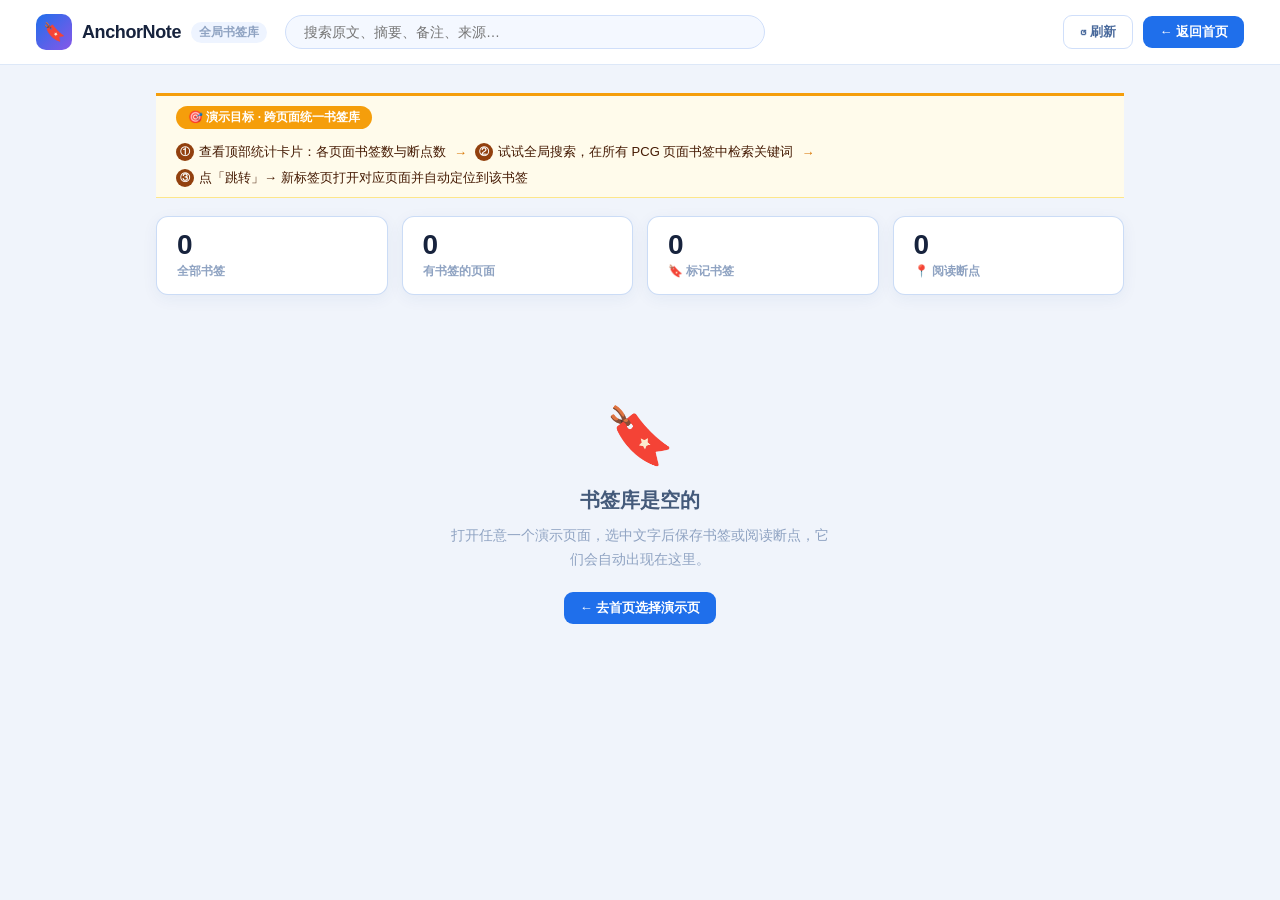
<file: dashboard.html>
<!doctype html>
<html lang="zh-CN">
<head>
  <meta charset="utf-8" />
  <meta name="viewport" content="width=device-width, initial-scale=1" />
  <title>AnchorNote · 全局书签库</title>
  <style>
    *, *::before, *::after { box-sizing: border-box; margin: 0; padding: 0; }
    body {
      font-family: -apple-system, "PingFang SC", "Microsoft YaHei", sans-serif;
      background: #f0f4fb;
      color: #17233d;
      min-height: 100vh;
    }

    /* ── topbar ── */
    .topbar {
      position: sticky; top: 0; z-index: 100;
      background: #fff;
      border-bottom: 1px solid #dde8f8;
      padding: 14px 36px;
      display: flex; align-items: center; gap: 18px;
    }
    .topbar-logo {
      display: flex; align-items: center; gap: 10px;
      text-decoration: none; color: inherit; flex-shrink: 0;
    }
    .logo-icon {
      width: 36px; height: 36px; border-radius: 10px;
      background: linear-gradient(135deg, #1f6feb, #8757e8);
      display: grid; place-items: center;
      font-size: 18px; flex-shrink: 0;
    }
    .logo-name { font-size: 18px; font-weight: 900; letter-spacing: -.4px; }
    .logo-sub  { font-size: 12px; color: #8fa3c2; font-weight: 600; background: #eef4ff; padding: 2px 8px; border-radius: 99px; }
    .topbar-search {
      flex: 1; max-width: 480px;
      border: 1px solid #d0dffa; border-radius: 999px;
      padding: 8px 18px; outline: none;
      font: inherit; font-size: 14px; background: #f4f8ff; color: #17233d;
    }
    .topbar-search:focus { border-color: #1f6feb; background: #fff; }
    .topbar-actions { margin-left: auto; display: flex; gap: 10px; align-items: center; }
    .btn-ghost {
      font: inherit; font-size: 13px; font-weight: 700;
      padding: 7px 16px; border: 1px solid #d0dffa; border-radius: 9px;
      background: #fff; color: #4a6a9c; cursor: pointer;
      text-decoration: none; display: inline-flex; align-items: center; gap: 6px;
    }
    .btn-ghost:hover { background: #eaf2ff; border-color: #1f6feb; color: #1f6feb; }
    .btn-primary {
      font: inherit; font-size: 13px; font-weight: 700;
      padding: 7px 16px; border: 0; border-radius: 9px;
      background: #1f6feb; color: #fff; cursor: pointer;
      text-decoration: none; display: inline-flex; align-items: center; gap: 6px;
    }
    .btn-primary:hover { background: #1559ce; }

    /* ── layout ── */
    .main {
      max-width: 1040px;
      margin: 0 auto;
      padding: 28px 36px 60px;
    }
    .demo-goal { background:#fffbeb; border-top:3px solid #f59e0b; border-bottom:1px solid #fde68a; padding:10px 20px; display:flex; align-items:center; gap:14px; font-size:13px; color:#451a03; flex-wrap:wrap; position:sticky; top:52px; z-index:99; margin-bottom:18px; }
    .dg-label { background:#f59e0b; color:#fff; font-weight:700; padding:3px 12px; border-radius:20px; white-space:nowrap; font-size:12px; flex-shrink:0; }
    .dg-steps { display:flex; align-items:center; gap:8px; flex-wrap:wrap; }
    .dg-step { display:inline-flex; align-items:center; gap:5px; }
    .dg-num { background:#92400e; color:#fff; width:18px; height:18px; border-radius:50%; display:inline-flex; align-items:center; justify-content:center; font-size:10px; font-weight:700; flex-shrink:0; }
    .dg-arrow { color:#d97706; font-weight:700; }

    /* ── stat bar ── */
    .stat-bar {
      display: flex; gap: 14px; margin-bottom: 28px; flex-wrap: wrap;
    }
    .stat-card {
      background: #fff; border: 1px solid rgba(182,205,243,.7);
      border-radius: 12px; padding: 14px 20px;
      min-width: 140px; flex: 1;
      box-shadow: 0 4px 16px rgba(26,68,133,.06);
    }
    .stat-num { font-size: 28px; font-weight: 900; color: #17233d; line-height: 1; margin-bottom: 4px; }
    .stat-lbl { font-size: 12px; color: #8fa3c2; font-weight: 600; }

    /* ── page group ── */
    .page-group {
      background: #fff; border: 1px solid rgba(182,205,243,.7);
      border-radius: 16px; margin-bottom: 20px;
      box-shadow: 0 6px 24px rgba(26,68,133,.07);
      overflow: hidden;
    }
    .page-head {
      display: flex; align-items: center; gap: 14px;
      padding: 16px 22px;
      border-bottom: 1px solid #edf2fb;
      cursor: pointer; user-select: none;
    }
    .page-head:hover { background: #fafcff; }
    .page-icon {
      width: 36px; height: 36px; border-radius: 10px;
      display: grid; place-items: center; font-size: 16px;
      flex-shrink: 0;
    }
    .page-head-info { flex: 1; min-width: 0; }
    .page-head-title { font-size: 15px; font-weight: 800; color: #17233d; line-height: 1.3; }
    .page-head-url { font-size: 12px; color: #8fa3c2; margin-top: 2px; overflow: hidden; text-overflow: ellipsis; white-space: nowrap; }
    .page-head-right { display: flex; align-items: center; gap: 10px; flex-shrink: 0; }
    .badge {
      font-size: 11px; font-weight: 700; padding: 3px 10px;
      border-radius: 99px; white-space: nowrap;
    }
    .badge-blue   { background: #eaf2ff; color: #1559ce; }
    .badge-green  { background: #e5fbf4; color: #087967; }
    .badge-purple { background: #f0e9ff; color: #6533c9; }
    .badge-gray   { background: #f0f4fb; color: #8fa3c2; }
    .chevron { font-size: 13px; color: #aab4c8; transition: transform .2s; }
    .page-group.collapsed .chevron { transform: rotate(-90deg); }
    .page-body { padding: 16px 22px 20px; }
    .page-group.collapsed .page-body { display: none; }

    /* ── empty state ── */
    .empty-page {
      text-align: center; padding: 28px 0;
      color: #aab4c8; font-size: 14px;
    }

    /* ── bm list ── */
    .bm-grid { display: grid; gap: 10px; }
    .bm-item {
      border: 1px solid rgba(182,205,243,.6); border-radius: 10px;
      background: #fafcff; padding: 12px 14px;
      display: flex; gap: 14px; align-items: flex-start;
    }
    .bm-item.hidden { display: none; }
    .bm-color-bar {
      width: 4px; border-radius: 4px; flex-shrink: 0; align-self: stretch;
      min-height: 40px;
    }
    .bm-content { flex: 1; min-width: 0; }
    .bm-meta {
      display: flex; align-items: center; gap: 6px;
      font-size: 11px; color: #8fa3c2; font-weight: 600; margin-bottom: 5px;
      flex-wrap: wrap;
    }
    .src-badge {
      background: #eef4ff; color: #3b5f9e;
      font-size: 10px; font-weight: 700; padding: 1px 7px; border-radius: 9px;
    }
    .bm-text { font-size: 13px; color: #17233d; font-weight: 700; margin-bottom: 4px; line-height: 1.4; }
    .bm-summary { font-size: 13px; color: #5b6980; line-height: 1.55; margin-bottom: 4px; }
    .bm-note { font-size: 12px; color: #8fa3c2; }
    .bm-note strong { color: #4a6a9c; }
    .bm-actions { display: flex; flex-direction: column; gap: 6px; flex-shrink: 0; }
    .bm-btn {
      font: inherit; font-size: 12px; font-weight: 700;
      padding: 4px 10px; border: 0; border-radius: 7px;
      cursor: pointer; white-space: nowrap;
    }
    .bm-btn-jump { background: #eaf2ff; color: #1f6feb; }
    .bm-btn-jump:hover { background: #1f6feb; color: #fff; }
    .bm-btn-open { background: #f4f8ff; color: #68758f; }
    .bm-btn-open:hover { background: #e5fbf4; color: #087967; }
    .bm-btn-del { background: #fff0f0; color: #d7263d; font-weight: 900; }
    .bm-btn-del:hover { background: #d7263d; color: #fff; }

    /* search highlight */
    .sh { background: #fff0a8; border-radius: 3px; color: inherit; }

    /* ── empty global state ── */
    .global-empty {
      text-align: center; padding: 80px 20px;
      color: #8fa3c2;
    }
    .global-empty .big-icon { font-size: 56px; margin-bottom: 18px; }
    .global-empty h2 { font-size: 20px; font-weight: 800; color: #445a7a; margin-bottom: 10px; }
    .global-empty p { font-size: 14px; line-height: 1.7; max-width: 380px; margin: 0 auto 20px; }
  </style>
</head>
<body>

<header class="topbar">
  <a class="topbar-logo" href="./index.html">
    <div class="logo-icon">🔖</div>
    <span class="logo-name">AnchorNote</span>
    <span class="logo-sub">全局书签库</span>
  </a>
  <input class="topbar-search" type="search" id="q" placeholder="搜索原文、摘要、备注、来源…" />
  <div class="topbar-actions">
    <button class="btn-ghost" id="btn-refresh" title="重新读取所有页面书签">↺ 刷新</button>
    <a class="btn-primary" href="./index.html" target="_blank">← 返回首页</a>
  </div>
</header>

<main class="main">
  <div class="demo-goal">
    <span class="dg-label">🎯 演示目标 · 跨页面统一书签库</span>
    <div class="dg-steps">
      <span class="dg-step"><span class="dg-num">①</span> 查看顶部统计卡片：各页面书签数与断点数</span>
      <span class="dg-arrow">→</span>
      <span class="dg-step"><span class="dg-num">②</span> 试试全局搜索，在所有 PCG 页面书签中检索关键词</span>
      <span class="dg-arrow">→</span>
      <span class="dg-step"><span class="dg-num">③</span> 点「跳转」→ 新标签页打开对应页面并自动定位到该书签</span>
    </div>
  </div>
  <div class="stat-bar" id="stat-bar"></div>
  <div id="content"></div>
</main>

<script>
(function () {
  'use strict';

  const PAGES = [
    {
      id:    'tencent-news-yaowen',
      title: '腾讯新闻要闻',
      url:   'news.qq.com/要闻',
      file:  './pages/tencent-news-yaowen.html',
      icon:  '🗞️', color: '#c1281b', mode: 'article'
    },
    {
      id:    'tencent-news-deep',
      title: 'AI大模型正在重塑内容消费：从推荐算法到阅读助手',
      url:   'news.qq.com/深度报道/AI大模型与内容消费',
      file:  './pages/tencent-news-deep.html',
      icon:  '📰', color: '#1f6feb', mode: 'article'
    },
    {
      id:    'research-report-2024',
      title: '2024年中国AI内容产业发展白皮书',
      url:   'research.tencent.com/白皮书/AI内容产业2024',
      file:  './pages/research-report.html',
      icon:  '📊', color: '#8757e8', mode: 'article'
    },
    {
      id:    'tencent-doc-anchornote-v23',
      title: 'AnchorNote 产品功能规划 v2.3',
      url:   'docs.tencent.com/AnchorNote/product-plan-v2.3',
      file:  './pages/tencent-doc.html',
      icon:  '📄', color: '#f45b69', mode: 'doc'
    },
    {
      id:    'content-research-ai-reader-2024',
      title: 'AI阅读助手竞品调研素材板',
      url:   'ops.tencent.com/research/ai-reader-2024',
      file:  './pages/content-research.html',
      icon:  '🗂️', color: '#f6bd18', mode: 'article'
    }
  ];

  const COLORS = [
    '#f6bd18', '#1f6feb', '#18b99a', '#f45b69', '#8757e8'
  ];

  function loadBMs(pageId) {
    try {
      const raw = localStorage.getItem('anchornote.embed.' + pageId);
      if (!raw) return [];
      const arr = JSON.parse(raw);
      return Array.isArray(arr) ? arr.filter(b => b.type !== 'return') : [];
    } catch { return []; }
  }

  function esc(s) {
    return String(s || '').replace(/&/g,'&amp;').replace(/</g,'&lt;').replace(/>/g,'&gt;');
  }

  let _query = '';

  function hi(text) {
    const s = esc(text);
    if (!_query) return s;
    const re = new RegExp('(' + _query.replace(/[.*+?^${}()|[\]\\]/g, '\\$&') + ')', 'gi');
    return s.replace(re, '<mark class="sh">$1</mark>');
  }

  function matchBM(bm) {
    if (!_query) return true;
    const q = _query.toLowerCase();
    return [bm.selectedText, bm.title, bm.summary, bm.note, bm.source]
      .some(f => f && f.toLowerCase().includes(q));
  }

  function typeLabel(bm) {
    if (bm.type === 'checkpoint') return '📍 阅读断点';
    return '🔖 标记书签';
  }

  function modeBadge(mode) {
    if (mode === 'doc') return '<span class="badge badge-purple">doc 模式</span>';
    return '<span class="badge badge-blue">article 模式</span>';
  }

  function deleteBM(pageId, bmId) {
    const key = 'anchornote.embed.' + pageId;
    try {
      const arr = JSON.parse(localStorage.getItem(key) || '[]');
      const next = arr.filter(b => b.id !== bmId);
      localStorage.setItem(key, JSON.stringify(next));
    } catch {}
  }

  function renderBMItem(bm, page) {
    const div = document.createElement('div');
    div.className = 'bm-item';
    const accent = COLORS[(bm.colorIndex || 0) % COLORS.length];
    div.innerHTML = `
      <div class="bm-color-bar" style="background:${esc(accent)}"></div>
      <div class="bm-content">
        <div class="bm-meta">
          ${esc(typeLabel(bm))}
          ${bm.source ? `<span class="src-badge">${esc(bm.source)}</span>` : ''}
        </div>
        <div class="bm-text">${hi(bm.selectedText)}</div>
        ${bm.summary ? `<div class="bm-summary">${hi(bm.summary)}</div>` : ''}
        ${bm.note ? `<div class="bm-note"><strong>备注：</strong>${hi(bm.note)}</div>` : ''}
      </div>
      <div class="bm-actions">
        <button class="bm-btn bm-btn-jump">跳转</button>
        <button class="bm-btn bm-btn-open">↗ 原文</button>
        <button class="bm-btn bm-btn-del" title="删除此书签">×</button>
      </div>`;
    div.querySelector('.bm-btn-jump').addEventListener('click', () => {
      const url = bm.id ? `${page.file}#an-jump=${encodeURIComponent(bm.id)}` : page.file;
      window.open(url, '_blank');
    });
    div.querySelector('.bm-btn-open').addEventListener('click', () => window.open(page.file, '_blank'));
    div.querySelector('.bm-btn-del').addEventListener('click', () => {
      if (!confirm(`删除书签「${bm.selectedText.slice(0, 30)}…」？`)) return;
      deleteBM(page.id, bm.id);
      div.remove();
    });
    return div;
  }

  function renderPageGroup(page, bms) {
    const matched = bms.filter(matchBM);

    const group = document.createElement('div');
    group.className = 'page-group';
    if (bms.length === 0) group.classList.add('collapsed');

    const countBadge = bms.length === 0
      ? '<span class="badge badge-gray">暂无书签</span>'
      : `<span class="badge badge-green">${bms.length} 条</span>`;

    group.innerHTML = `
      <div class="page-head">
        <div class="page-icon" style="background:${esc(page.color)}22">${esc(page.icon)}</div>
        <div class="page-head-info">
          <div class="page-head-title">${esc(page.title)}</div>
          <div class="page-head-url">${esc(page.url)}</div>
        </div>
        <div class="page-head-right">
          ${modeBadge(page.mode)}
          ${countBadge}
          <a class="btn-ghost" href="${esc(page.file)}" target="_blank" onclick="event.stopPropagation()">打开页面 ↗</a>
          <span class="chevron">▾</span>
        </div>
      </div>
      <div class="page-body"></div>`;

    group.querySelector('.page-head').addEventListener('click', () => {
      group.classList.toggle('collapsed');
    });

    const body = group.querySelector('.page-body');

    if (bms.length === 0) {
      body.innerHTML = '<div class="empty-page">该页面还没有保存任何书签，打开页面后选中文字即可保存。</div>';
    } else if (matched.length === 0) {
      body.innerHTML = '<div class="empty-page">没有匹配当前搜索的书签。</div>';
    } else {
      const grid = document.createElement('div');
      grid.className = 'bm-grid';
      matched.forEach(bm => grid.appendChild(renderBMItem(bm, page)));
      body.appendChild(grid);
    }

    return group;
  }

  function renderStats(allData) {
    const totalBMs = allData.reduce((s, d) => s + d.bms.length, 0);
    const activePages = allData.filter(d => d.bms.length > 0).length;
    const checkpoints = allData.reduce((s, d) => s + d.bms.filter(b => b.type === 'checkpoint').length, 0);
    const marks = totalBMs - checkpoints;

    const bar = document.getElementById('stat-bar');
    bar.innerHTML = `
      <div class="stat-card"><div class="stat-num">${totalBMs}</div><div class="stat-lbl">全部书签</div></div>
      <div class="stat-card"><div class="stat-num">${activePages}</div><div class="stat-lbl">有书签的页面</div></div>
      <div class="stat-card"><div class="stat-num">${marks}</div><div class="stat-lbl">🔖 标记书签</div></div>
      <div class="stat-card"><div class="stat-num">${checkpoints}</div><div class="stat-lbl">📍 阅读断点</div></div>
    `;
  }

  function render() {
    const allData = PAGES.map(p => ({ page: p, bms: loadBMs(p.id) }));
    renderStats(allData);

    const container = document.getElementById('content');
    container.textContent = '';

    const totalBMs = allData.reduce((s, d) => s + d.bms.length, 0);
    if (totalBMs === 0 && !_query) {
      container.innerHTML = `
        <div class="global-empty">
          <div class="big-icon">🔖</div>
          <h2>书签库是空的</h2>
          <p>打开任意一个演示页面，选中文字后保存书签或阅读断点，它们会自动出现在这里。</p>
          <a class="btn-primary" href="./index.html">← 去首页选择演示页</a>
        </div>`;
      return;
    }

    allData.forEach(({ page, bms }) => {
      container.appendChild(renderPageGroup(page, bms));
    });
  }

  // search
  document.getElementById('q').addEventListener('input', function () {
    _query = this.value.trim().toLowerCase();
    // expand all groups when searching
    if (_query) {
      document.querySelectorAll('.page-group').forEach(g => g.classList.remove('collapsed'));
    }
    render();
  });

  // refresh
  document.getElementById('btn-refresh').addEventListener('click', () => {
    document.getElementById('q').value = '';
    _query = '';
    render();
  });

  // auto-refresh when another tab writes to localStorage
  window.addEventListener('storage', e => {
    if (e.key && e.key.startsWith('anchornote.embed.')) render();
  });

  render();
})();
</script>
</body>
</html>
</file>
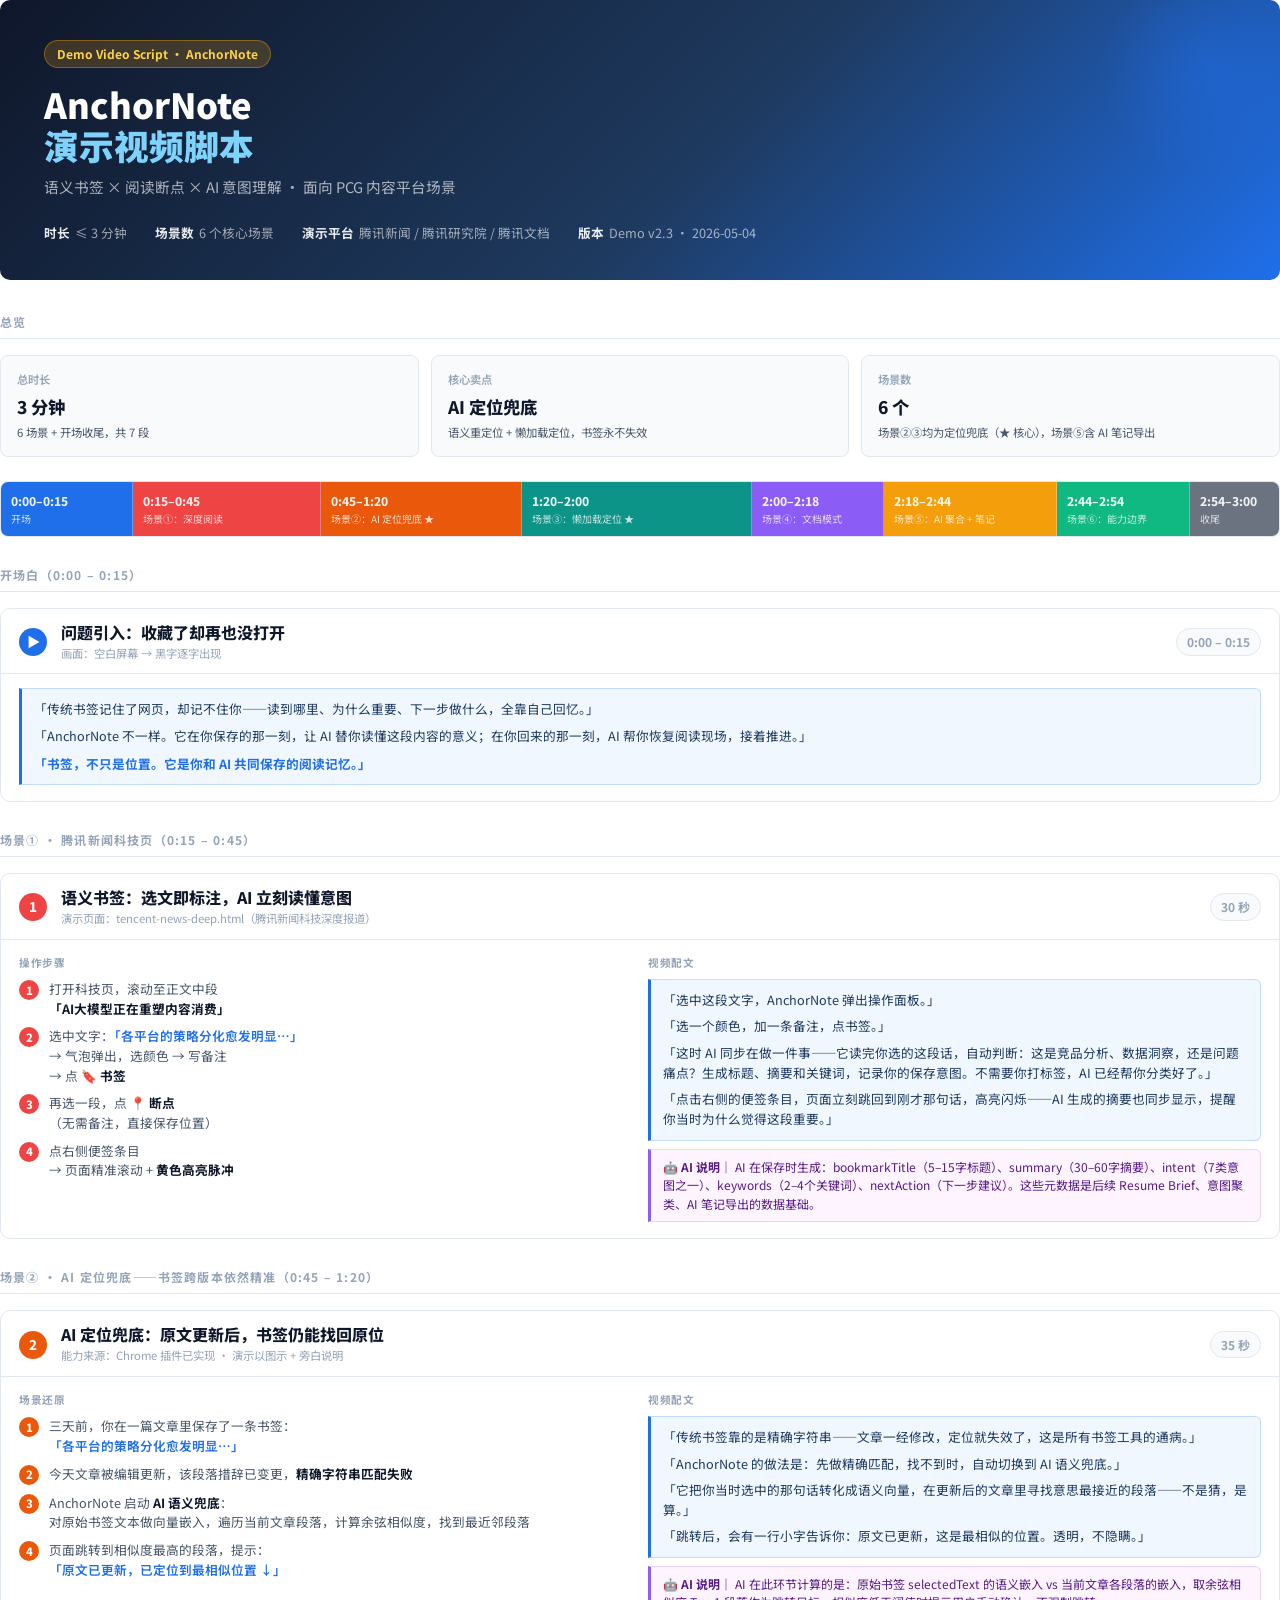
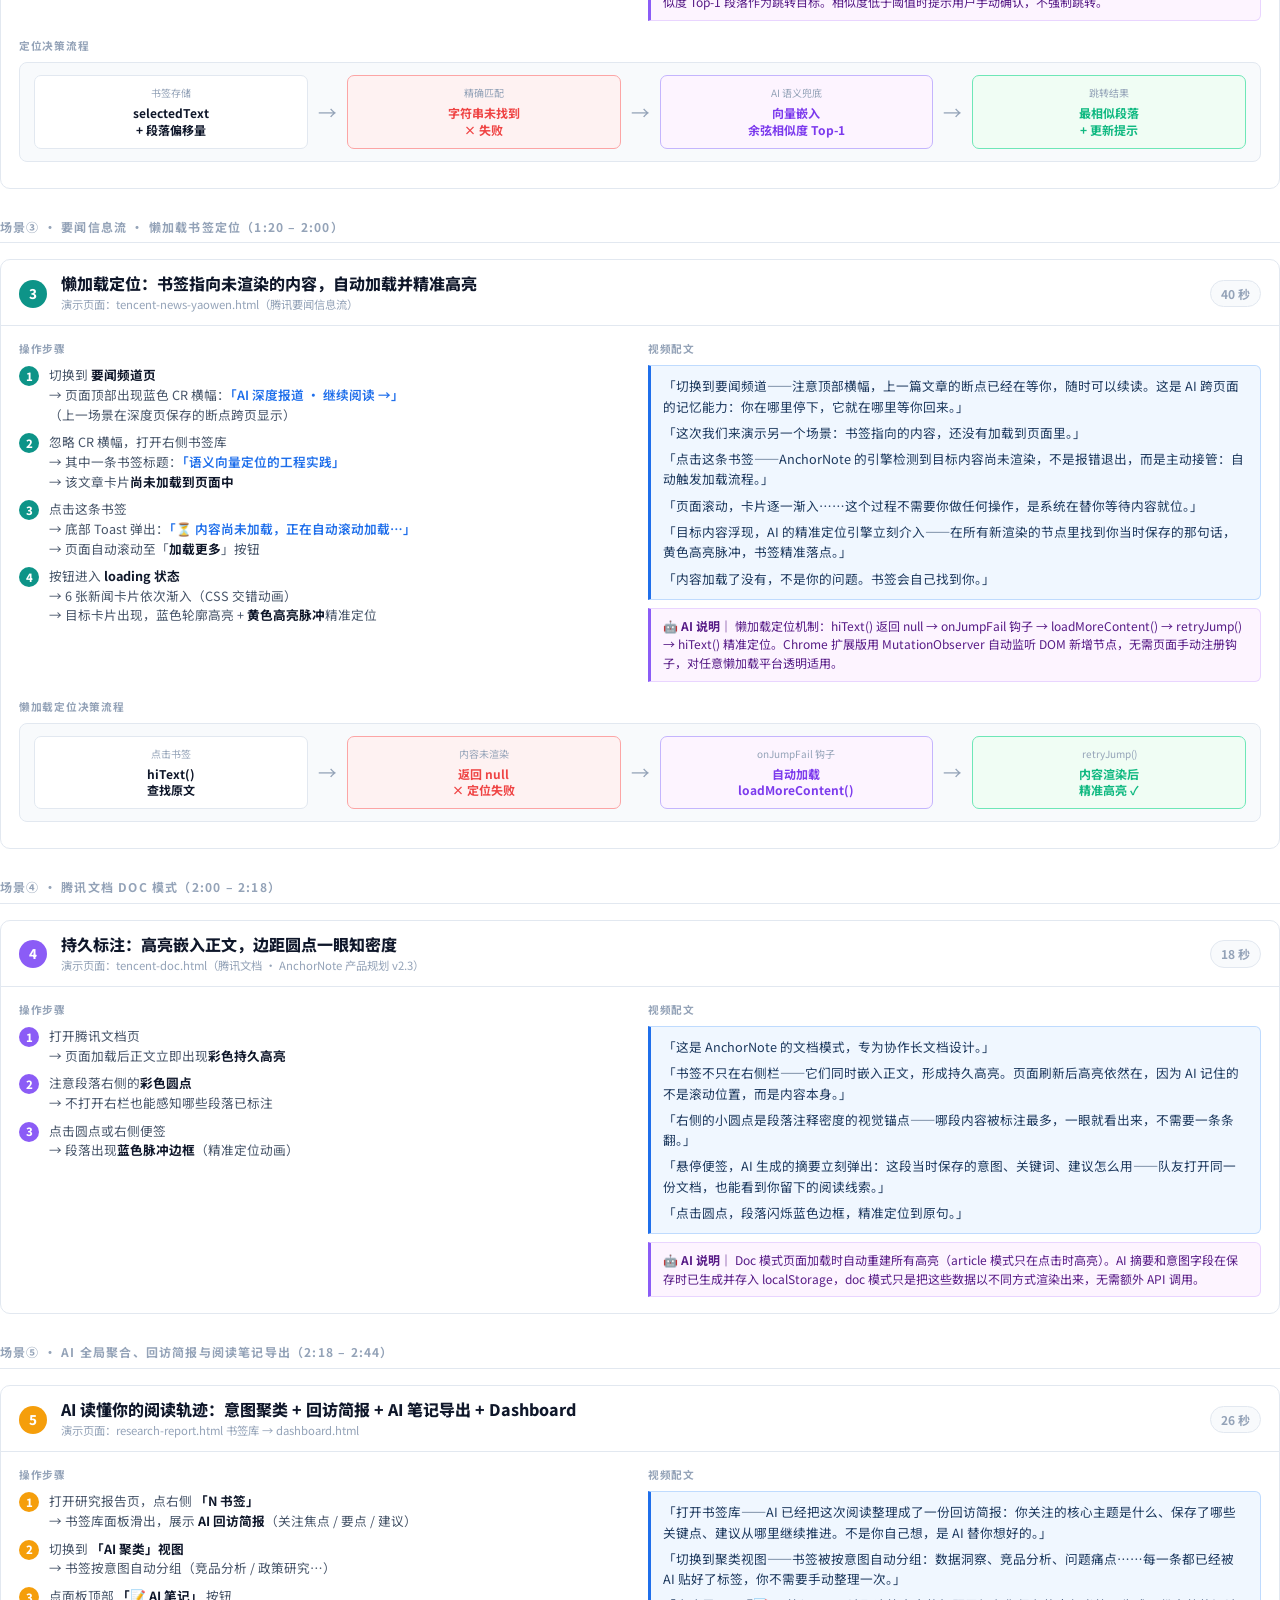
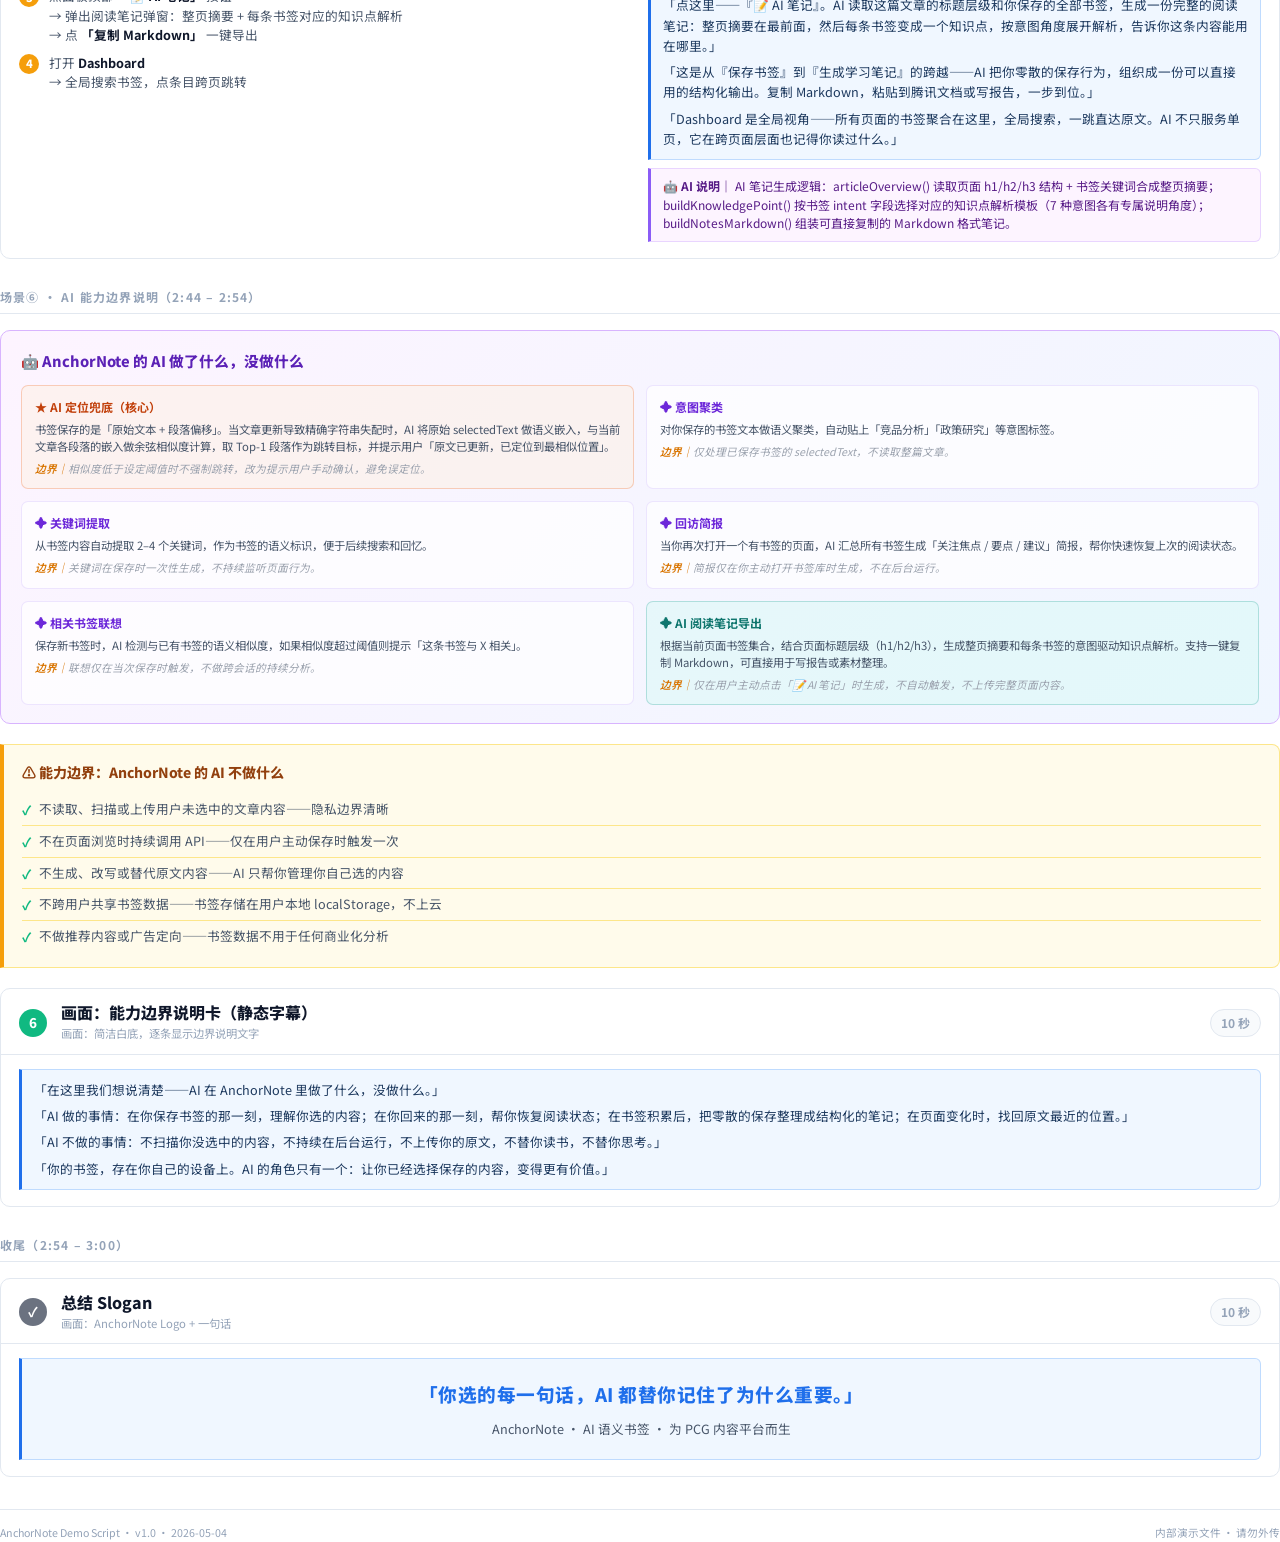
<file: script.html>
<!DOCTYPE html>
<html lang="zh-CN">
<head>
<meta charset="utf-8"/>
<title>AnchorNote Demo 演示脚本</title>
<style>
  @import url('https://fonts.googleapis.com/css2?family=Noto+Sans+SC:wght@400;600;700;900&display=swap');
  * { box-sizing: border-box; margin: 0; padding: 0; }
  :root {
    --brand: #1f6feb;
    --amber: #f59e0b;
    --green: #10b981;
    --red: #ef4444;
    --purple: #8b5cf6;
    --text: #0f172a;
    --sub: #475569;
    --muted: #94a3b8;
    --border: #e2e8f0;
    --bg: #f8fafc;
  }
  @page { size: A4; margin: 16mm 18mm; }
  body {
    font-family: "PingFang SC", "Noto Sans SC", "Microsoft YaHei", sans-serif;
    background: #fff; color: var(--text);
    font-size: 11pt; line-height: 1.65;
  }

  /* ── Cover ── */
  .cover {
    min-height: 240px;
    background: linear-gradient(135deg, #0f172a 0%, #1e3a5f 55%, #1f6feb 100%);
    border-radius: 10px; padding: 40px 44px 36px;
    color: #fff; margin-bottom: 32px;
    position: relative; overflow: hidden;
  }
  .cover::before {
    content: '';
    position: absolute; top: -40px; right: -40px;
    width: 220px; height: 220px;
    border-radius: 50%;
    background: radial-gradient(circle, rgba(31,111,235,.4) 0%, transparent 70%);
  }
  .cover-tag {
    display: inline-block; font-size: 9pt; font-weight: 700;
    background: rgba(245,158,11,.2); border: 1px solid rgba(245,158,11,.4);
    color: #fcd34d; padding: 3px 12px; border-radius: 20px; margin-bottom: 16px;
  }
  .cover h1 { font-size: 26pt; font-weight: 900; line-height: 1.2; margin-bottom: 8px; }
  .cover h1 em { font-style: normal; color: #7dd3fc; }
  .cover-sub { font-size: 11pt; color: rgba(255,255,255,.65); margin-bottom: 24px; }
  .cover-meta { display: flex; gap: 28px; flex-wrap: wrap; }
  .cover-meta span { font-size: 9.5pt; color: rgba(255,255,255,.6); display: flex; align-items: center; gap: 5px; }
  .cover-meta strong { color: rgba(255,255,255,.9); }

  /* ── Section ── */
  .section { margin-bottom: 28px; }
  .section-title {
    font-size: 9pt; font-weight: 700; letter-spacing: .1em;
    color: var(--muted); text-transform: uppercase;
    border-bottom: 1px solid var(--border); padding-bottom: 6px; margin-bottom: 16px;
  }

  /* ── Overview boxes ── */
  .overview-grid { display: grid; grid-template-columns: 1fr 1fr 1fr; gap: 12px; margin-bottom: 24px; }
  .ov-box {
    border: 1px solid var(--border); border-radius: 8px;
    padding: 14px 16px; background: var(--bg);
  }
  .ov-box .ov-label { font-size: 8.5pt; color: var(--muted); font-weight: 600; margin-bottom: 4px; }
  .ov-box .ov-val { font-size: 13pt; font-weight: 800; color: var(--text); }
  .ov-box .ov-desc { font-size: 8.5pt; color: var(--sub); margin-top: 2px; }

  /* ── Scene cards ── */
  .scene {
    border: 1px solid var(--border); border-radius: 10px;
    margin-bottom: 20px; overflow: hidden;
    break-inside: avoid;
  }
  .scene-header {
    display: flex; align-items: center; gap: 14px;
    padding: 13px 18px 11px;
    border-bottom: 1px solid var(--border);
  }
  .scene-num {
    width: 28px; height: 28px; border-radius: 50%;
    display: flex; align-items: center; justify-content: center;
    font-size: 10pt; font-weight: 800; color: #fff; flex-shrink: 0;
  }
  .scene-info { flex: 1; }
  .scene-info h3 { font-size: 12pt; font-weight: 800; color: var(--text); line-height: 1.3; }
  .scene-info .scene-page { font-size: 8.5pt; color: var(--muted); margin-top: 1px; }
  .scene-time {
    font-size: 9pt; font-weight: 700; color: var(--muted);
    background: var(--bg); border: 1px solid var(--border);
    padding: 3px 10px; border-radius: 20px; white-space: nowrap; flex-shrink: 0;
  }

  .scene-body { padding: 14px 18px 16px; display: grid; grid-template-columns: 1fr 1fr; gap: 16px; }

  /* Steps */
  .steps-col {}
  .steps-col .col-label { font-size: 8pt; font-weight: 700; color: var(--muted); letter-spacing: .07em; text-transform: uppercase; margin-bottom: 8px; }
  .step { display: flex; gap: 10px; margin-bottom: 8px; align-items: flex-start; }
  .step:last-child { margin-bottom: 0; }
  .step-num {
    width: 20px; height: 20px; border-radius: 50%;
    display: flex; align-items: center; justify-content: center;
    font-size: 8.5pt; font-weight: 800; color: #fff;
    flex-shrink: 0; margin-top: 1px;
  }
  .step-text { font-size: 9.5pt; color: var(--sub); line-height: 1.55; }
  .step-text strong { color: var(--text); font-weight: 700; }
  .step-text em { font-style: normal; color: var(--brand); font-weight: 600; }

  /* Narration */
  .narr-col {}
  .narr-col .col-label { font-size: 8pt; font-weight: 700; color: var(--muted); letter-spacing: .07em; text-transform: uppercase; margin-bottom: 8px; }
  .narr-box {
    background: #f0f7ff; border: 1px solid #bfdbfe;
    border-left: 3px solid var(--brand);
    border-radius: 0 6px 6px 0;
    padding: 10px 12px;
    font-size: 9.5pt; color: #1e3a5f; line-height: 1.6;
  }
  .narr-box p { margin-bottom: 6px; }
  .narr-box p:last-child { margin-bottom: 0; }
  .narr-ai {
    background: #fdf4ff; border: 1px solid #e9d5ff;
    border-left: 3px solid var(--purple);
    border-radius: 0 6px 6px 0;
    padding: 8px 12px; margin-top: 8px;
    font-size: 9pt; color: #581c87; line-height: 1.55;
  }
  .narr-ai::before { content: "🤖 AI 说明｜"; font-weight: 700; }

  /* AI callout */
  .ai-section {
    background: linear-gradient(135deg, #fdf4ff, #eff6ff);
    border: 1px solid #d8b4fe; border-radius: 10px;
    padding: 18px 20px; margin-bottom: 20px;
    break-inside: avoid;
  }
  .ai-section h3 { font-size: 11pt; font-weight: 800; color: #5b21b6; margin-bottom: 12px; display: flex; align-items: center; gap: 6px; }
  .ai-grid { display: grid; grid-template-columns: 1fr 1fr; gap: 12px; }
  .ai-item { background: rgba(255,255,255,.7); border-radius: 7px; padding: 11px 13px; border: 1px solid rgba(139,92,246,.15); }
  .ai-item .ai-feat { font-size: 9pt; font-weight: 700; color: #6d28d9; margin-bottom: 4px; }
  .ai-item .ai-desc { font-size: 8.5pt; color: var(--sub); line-height: 1.5; }
  .ai-item .ai-boundary { font-size: 8pt; color: #9ca3af; margin-top: 5px; font-style: italic; }
  .ai-item .ai-boundary::before { content: "边界｜"; font-weight: 600; color: #d97706; }

  /* Boundary box */
  .boundary-box {
    background: #fffbeb; border: 1px solid #fde68a;
    border-left: 4px solid var(--amber);
    border-radius: 0 8px 8px 0;
    padding: 16px 18px; margin-bottom: 20px;
    break-inside: avoid;
  }
  .boundary-box h3 { font-size: 10.5pt; font-weight: 800; color: #92400e; margin-bottom: 10px; display: flex; align-items: center; gap: 6px; }
  .boundary-list { list-style: none; }
  .boundary-list li {
    font-size: 9.5pt; color: var(--sub); line-height: 1.55;
    padding: 5px 0; border-bottom: 1px solid #fde68a;
    display: flex; gap: 8px;
  }
  .boundary-list li:last-child { border-bottom: 0; }
  .boundary-list li::before { content: "✓"; color: var(--green); font-weight: 800; flex-shrink: 0; margin-top: 1px; }

  /* Timeline bar */
  .timeline {
    display: flex; gap: 0; border: 1px solid var(--border);
    border-radius: 8px; overflow: hidden; margin-bottom: 24px;
  }
  .tl-seg {
    display: flex; flex-direction: column; justify-content: center;
    padding: 9px 10px; border-right: 1px solid rgba(255,255,255,.3);
    font-size: 8pt; color: rgba(255,255,255,.9);
  }
  .tl-seg:last-child { border-right: 0; }
  .tl-seg .tl-time { font-weight: 800; font-size: 9pt; white-space: nowrap; }
  .tl-seg .tl-name { font-size: 7.5pt; opacity: .85; white-space: nowrap; }

  /* Footer */
  .doc-footer {
    margin-top: 32px; padding-top: 14px;
    border-top: 1px solid var(--border);
    display: flex; justify-content: space-between; align-items: center;
    font-size: 8pt; color: var(--muted);
  }

  /* Anchor fallback illustration */
  .anchor-flow {
    display: flex; align-items: center; gap: 10px;
    background: #f8fafc; border: 1px solid var(--border);
    border-radius: 8px; padding: 12px 14px; margin-bottom: 10px;
  }
  .anchor-flow .af-node {
    flex: 1; text-align: center; background: #fff;
    border: 1px solid var(--border); border-radius: 7px; padding: 9px 8px;
  }
  .anchor-flow .af-node .af-label { font-size: 7.5pt; color: var(--muted); margin-bottom: 3px; }
  .anchor-flow .af-node .af-val   { font-size: 9pt; font-weight: 700; color: var(--text); line-height: 1.4; }
  .anchor-flow .af-node.af-fail   { border-color: #fca5a5; background: #fef2f2; }
  .anchor-flow .af-node.af-fail .af-val { color: var(--red); }
  .anchor-flow .af-node.af-ok     { border-color: #6ee7b7; background: #f0fdf4; }
  .anchor-flow .af-node.af-ok .af-val  { color: var(--green); }
  .anchor-flow .af-node.af-ai     { border-color: #c4b5fd; background: #fdf4ff; }
  .anchor-flow .af-node.af-ai .af-val  { color: #7c3aed; }
  .anchor-flow .af-arrow { color: var(--muted); font-size: 14pt; flex-shrink: 0; }

  /* Color helpers */
  .c-brand { background: var(--brand); }
  .c-amber { background: var(--amber); }
  .c-green { background: var(--green); }
  .c-red   { background: var(--red); }
  .c-purple{ background: var(--purple); }
  .c-teal  { background: #0d9488; }
  .c-orange { background: #ea580c; }
</style>
</head>
<body>

<!-- Cover -->
<div class="cover">
  <div class="cover-tag">Demo Video Script · AnchorNote</div>
  <h1>AnchorNote<br><em>演示视频脚本</em></h1>
  <p class="cover-sub">语义书签 × 阅读断点 × AI 意图理解 · 面向 PCG 内容平台场景</p>
  <div class="cover-meta">
    <span><strong>时长</strong> ≤ 3 分钟</span>
    <span><strong>场景数</strong> 6 个核心场景</span>
    <span><strong>演示平台</strong> 腾讯新闻 / 腾讯研究院 / 腾讯文档</span>
    <span><strong>版本</strong> Demo v2.3 · 2026-05-04</span>
  </div>
</div>

<!-- Overview -->
<div class="section">
  <div class="section-title">总览</div>
  <div class="overview-grid">
    <div class="ov-box">
      <div class="ov-label">总时长</div>
      <div class="ov-val">3 分钟</div>
      <div class="ov-desc">6 场景 + 开场收尾，共 7 段</div>
    </div>
    <div class="ov-box">
      <div class="ov-label">核心卖点</div>
      <div class="ov-val">AI 定位兜底</div>
      <div class="ov-desc">语义重定位 + 懒加载定位，书签永不失效</div>
    </div>
    <div class="ov-box">
      <div class="ov-label">场景数</div>
      <div class="ov-val">6 个</div>
      <div class="ov-desc">场景②③均为定位兜底（★ 核心），场景⑤含 AI 笔记导出</div>
    </div>
  </div>

  <!-- Timeline bar -->
  <div class="timeline">
    <div class="tl-seg c-brand" style="flex:0.8">
      <div class="tl-time">0:00–0:15</div>
      <div class="tl-name">开场</div>
    </div>
    <div class="tl-seg c-red" style="flex:1.2">
      <div class="tl-time">0:15–0:45</div>
      <div class="tl-name">场景①：深度阅读</div>
    </div>
    <div class="tl-seg c-orange" style="flex:1.3">
      <div class="tl-time">0:45–1:20</div>
      <div class="tl-name">场景②：AI 定位兜底 ★</div>
    </div>
    <div class="tl-seg" style="flex:1.5;background:#0d9488">
      <div class="tl-time">1:20–2:00</div>
      <div class="tl-name">场景③：懒加载定位 ★</div>
    </div>
    <div class="tl-seg c-purple" style="flex:0.8">
      <div class="tl-time">2:00–2:18</div>
      <div class="tl-name">场景④：文档模式</div>
    </div>
    <div class="tl-seg c-amber" style="flex:1.1">
      <div class="tl-time">2:18–2:44</div>
      <div class="tl-name">场景⑤：AI 聚合 + 笔记</div>
    </div>
    <div class="tl-seg c-green" style="flex:0.8">
      <div class="tl-time">2:44–2:54</div>
      <div class="tl-name">场景⑥：能力边界</div>
    </div>
    <div class="tl-seg" style="flex:0.5;background:#6b7280">
      <div class="tl-time">2:54–3:00</div>
      <div class="tl-name">收尾</div>
    </div>
  </div>
</div>

<!-- Opening -->
<div class="section">
  <div class="section-title">开场白（0:00 – 0:15）</div>
  <div class="scene">
    <div class="scene-header">
      <div class="scene-num c-brand">▶</div>
      <div class="scene-info">
        <h3>问题引入：收藏了却再也没打开</h3>
        <div class="scene-page">画面：空白屏幕 → 黑字逐字出现</div>
      </div>
      <div class="scene-time">0:00 – 0:15</div>
    </div>
    <div class="scene-body" style="grid-template-columns:1fr;">
      <div class="narr-box" style="border-left-color:var(--brand)">
        <p>「传统书签记住了网页，却记不住你——读到哪里、为什么重要、下一步做什么，全靠自己回忆。」</p>
        <p>「AnchorNote 不一样。它在你保存的那一刻，让 AI 替你读懂这段内容的意义；在你回来的那一刻，AI 帮你恢复阅读现场，接着推进。」</p>
        <p style="margin-top:8px;font-weight:700;color:var(--brand)">「书签，不只是位置。它是你和 AI 共同保存的阅读记忆。」</p>
      </div>
    </div>
  </div>
</div>

<!-- Scene 1 -->
<div class="section">
  <div class="section-title">场景① · 腾讯新闻科技页（0:15 – 0:45）</div>
  <div class="scene">
    <div class="scene-header">
      <div class="scene-num c-red">1</div>
      <div class="scene-info">
        <h3>语义书签：选文即标注，AI 立刻读懂意图</h3>
        <div class="scene-page">演示页面：tencent-news-deep.html（腾讯新闻科技深度报道）</div>
      </div>
      <div class="scene-time">30 秒</div>
    </div>
    <div class="scene-body">
      <div class="steps-col">
        <div class="col-label">操作步骤</div>
        <div class="step">
          <div class="step-num c-red">1</div>
          <div class="step-text">打开科技页，滚动至正文中段<br><strong>「AI大模型正在重塑内容消费」</strong></div>
        </div>
        <div class="step">
          <div class="step-num c-red">2</div>
          <div class="step-text">选中文字：<em>「各平台的策略分化愈发明显…」</em><br>→ 气泡弹出，选颜色 → 写备注<br>→ 点 <strong>🔖 书签</strong></div>
        </div>
        <div class="step">
          <div class="step-num c-red">3</div>
          <div class="step-text">再选一段，点 <strong>📍 断点</strong><br>（无需备注，直接保存位置）</div>
        </div>
        <div class="step">
          <div class="step-num c-red">4</div>
          <div class="step-text">点右侧便签条目<br>→ 页面精准滚动 + <strong>黄色高亮脉冲</strong></div>
        </div>
      </div>
      <div class="narr-col">
        <div class="col-label">视频配文</div>
        <div class="narr-box">
          <p>「选中这段文字，AnchorNote 弹出操作面板。」</p>
          <p>「选一个颜色，加一条备注，点书签。」</p>
          <p>「这时 AI 同步在做一件事——它读完你选的这段话，自动判断：这是竞品分析、数据洞察，还是问题痛点？生成标题、摘要和关键词，记录你的保存意图。不需要你打标签，AI 已经帮你分类好了。」</p>
          <p>「点击右侧的便签条目，页面立刻跳回到刚才那句话，高亮闪烁——AI 生成的摘要也同步显示，提醒你当时为什么觉得这段重要。」</p>
        </div>
        <div class="narr-ai">
          AI 在保存时生成：bookmarkTitle（5–15字标题）、summary（30–60字摘要）、intent（7类意图之一）、keywords（2–4个关键词）、nextAction（下一步建议）。这些元数据是后续 Resume Brief、意图聚类、AI 笔记导出的数据基础。
        </div>
      </div>
    </div>
  </div>
</div>

<!-- Scene 2: AI Anchor Fallback -->
<div class="section">
  <div class="section-title">场景② · AI 定位兜底——书签跨版本依然精准（0:45 – 1:20）</div>
  <div class="scene">
    <div class="scene-header">
      <div class="scene-num c-orange">2</div>
      <div class="scene-info">
        <h3>AI 定位兜底：原文更新后，书签仍能找回原位</h3>
        <div class="scene-page">能力来源：Chrome 插件已实现 · 演示以图示 + 旁白说明</div>
      </div>
      <div class="scene-time">35 秒</div>
    </div>
    <div class="scene-body">
      <div class="steps-col">
        <div class="col-label">场景还原</div>
        <div class="step">
          <div class="step-num c-orange">1</div>
          <div class="step-text">三天前，你在一篇文章里保存了一条书签：<br><em>「各平台的策略分化愈发明显…」</em></div>
        </div>
        <div class="step">
          <div class="step-num c-orange">2</div>
          <div class="step-text">今天文章被编辑更新，该段落措辞已变更，<strong>精确字符串匹配失败</strong></div>
        </div>
        <div class="step">
          <div class="step-num c-orange">3</div>
          <div class="step-text">AnchorNote 启动 <strong>AI 语义兜底</strong>：<br>对原始书签文本做向量嵌入，遍历当前文章段落，计算余弦相似度，找到最近邻段落</div>
        </div>
        <div class="step">
          <div class="step-num c-orange">4</div>
          <div class="step-text">页面跳转到相似度最高的段落，提示：<br><em>「原文已更新，已定位到最相似位置 ↓」</em></div>
        </div>
      </div>
      <div class="narr-col">
        <div class="col-label">视频配文</div>
        <div class="narr-box">
          <p>「传统书签靠的是精确字符串——文章一经修改，定位就失效了，这是所有书签工具的通病。」</p>
          <p>「AnchorNote 的做法是：先做精确匹配，找不到时，自动切换到 AI 语义兜底。」</p>
          <p>「它把你当时选中的那句话转化成语义向量，在更新后的文章里寻找意思最接近的段落——不是猜，是算。」</p>
          <p>「跳转后，会有一行小字告诉你：原文已更新，这是最相似的位置。透明，不隐瞒。」</p>
        </div>
        <div class="narr-ai">
          AI 在此环节计算的是：原始书签 selectedText 的语义嵌入 vs 当前文章各段落的嵌入，取余弦相似度 Top-1 段落作为跳转目标。相似度低于阈值时提示用户手动确认，不强制跳转。
        </div>
      </div>
    </div>
    <!-- Flow diagram -->
    <div style="padding:0 18px 16px;">
      <div style="font-size:8pt;font-weight:700;color:var(--muted);letter-spacing:.07em;text-transform:uppercase;margin-bottom:8px;">定位决策流程</div>
      <div class="anchor-flow">
        <div class="af-node">
          <div class="af-label">书签存储</div>
          <div class="af-val">selectedText<br>+ 段落偏移量</div>
        </div>
        <div class="af-arrow">→</div>
        <div class="af-node af-fail">
          <div class="af-label">精确匹配</div>
          <div class="af-val">字符串未找到<br>× 失败</div>
        </div>
        <div class="af-arrow">→</div>
        <div class="af-node af-ai">
          <div class="af-label">AI 语义兜底</div>
          <div class="af-val">向量嵌入<br>余弦相似度 Top-1</div>
        </div>
        <div class="af-arrow">→</div>
        <div class="af-node af-ok">
          <div class="af-label">跳转结果</div>
          <div class="af-val">最相似段落<br>+ 更新提示</div>
        </div>
      </div>
    </div>
  </div>
</div>

<!-- Scene 3: Lazy-load bookmark + cross-page CR -->
<div class="section">
  <div class="section-title">场景③ · 要闻信息流 · 懒加载书签定位（1:20 – 2:00）</div>
  <div class="scene">
    <div class="scene-header">
      <div class="scene-num c-teal">3</div>
      <div class="scene-info">
        <h3>懒加载定位：书签指向未渲染的内容，自动加载并精准高亮</h3>
        <div class="scene-page">演示页面：tencent-news-yaowen.html（腾讯要闻信息流）</div>
      </div>
      <div class="scene-time">40 秒</div>
    </div>
    <div class="scene-body">
      <div class="steps-col">
        <div class="col-label">操作步骤</div>
        <div class="step">
          <div class="step-num c-teal">1</div>
          <div class="step-text">切换到 <strong>要闻频道页</strong><br>→ 页面顶部出现蓝色 CR 横幅：<em>「AI 深度报道 · 继续阅读 →」</em><br>（上一场景在深度页保存的断点跨页显示）</div>
        </div>
        <div class="step">
          <div class="step-num c-teal">2</div>
          <div class="step-text">忽略 CR 横幅，打开右侧书签库<br>→ 其中一条书签标题：<em>「语义向量定位的工程实践」</em><br>→ 该文章卡片<strong>尚未加载到页面中</strong></div>
        </div>
        <div class="step">
          <div class="step-num c-teal">3</div>
          <div class="step-text">点击这条书签<br>→ 底部 Toast 弹出：<em>「⏳ 内容尚未加载，正在自动滚动加载…」</em><br>→ 页面自动滚动至「<strong>加载更多</strong>」按钮</div>
        </div>
        <div class="step">
          <div class="step-num c-teal">4</div>
          <div class="step-text">按钮进入 <strong>loading 状态</strong><br>→ 6 张新闻卡片依次渐入（CSS 交错动画）<br>→ 目标卡片出现，蓝色轮廓高亮 + <strong>黄色高亮脉冲</strong>精准定位</div>
        </div>
      </div>
      <div class="narr-col">
        <div class="col-label">视频配文</div>
        <div class="narr-box">
          <p>「切换到要闻频道——注意顶部横幅，上一篇文章的断点已经在等你，随时可以续读。这是 AI 跨页面的记忆能力：你在哪里停下，它就在哪里等你回来。」</p>
          <p>「这次我们来演示另一个场景：书签指向的内容，还没有加载到页面里。」</p>
          <p>「点击这条书签——AnchorNote 的引擎检测到目标内容尚未渲染，不是报错退出，而是主动接管：自动触发加载流程。」</p>
          <p>「页面滚动，卡片逐一渐入……这个过程不需要你做任何操作，是系统在替你等待内容就位。」</p>
          <p>「目标内容浮现，AI 的精准定位引擎立刻介入——在所有新渲染的节点里找到你当时保存的那句话，黄色高亮脉冲，书签精准落点。」</p>
          <p>「内容加载了没有，不是你的问题。书签会自己找到你。」</p>
        </div>
        <div class="narr-ai">
          懒加载定位机制：hiText() 返回 null → onJumpFail 钩子 → loadMoreContent() → retryJump() → hiText() 精准定位。Chrome 扩展版用 MutationObserver 自动监听 DOM 新增节点，无需页面手动注册钩子，对任意懒加载平台透明适用。
        </div>
      </div>
    </div>
    <!-- Flow diagram for lazy-load -->
    <div style="padding:0 18px 16px;">
      <div style="font-size:8pt;font-weight:700;color:var(--muted);letter-spacing:.07em;text-transform:uppercase;margin-bottom:8px;">懒加载定位决策流程</div>
      <div class="anchor-flow">
        <div class="af-node">
          <div class="af-label">点击书签</div>
          <div class="af-val">hiText()<br>查找原文</div>
        </div>
        <div class="af-arrow">→</div>
        <div class="af-node af-fail">
          <div class="af-label">内容未渲染</div>
          <div class="af-val">返回 null<br>× 定位失败</div>
        </div>
        <div class="af-arrow">→</div>
        <div class="af-node af-ai">
          <div class="af-label">onJumpFail 钩子</div>
          <div class="af-val">自动加载<br>loadMoreContent()</div>
        </div>
        <div class="af-arrow">→</div>
        <div class="af-node af-ok">
          <div class="af-label">retryJump()</div>
          <div class="af-val">内容渲染后<br>精准高亮 ✓</div>
        </div>
      </div>
    </div>
  </div>
</div>

<!-- Scene 4: Doc mode -->
<div class="section">
  <div class="section-title">场景④ · 腾讯文档 Doc 模式（2:00 – 2:18）</div>
  <div class="scene">
    <div class="scene-header">
      <div class="scene-num c-purple">4</div>
      <div class="scene-info">
        <h3>持久标注：高亮嵌入正文，边距圆点一眼知密度</h3>
        <div class="scene-page">演示页面：tencent-doc.html（腾讯文档 · AnchorNote 产品规划 v2.3）</div>
      </div>
      <div class="scene-time">18 秒</div>
    </div>
    <div class="scene-body">
      <div class="steps-col">
        <div class="col-label">操作步骤</div>
        <div class="step">
          <div class="step-num c-purple">1</div>
          <div class="step-text">打开腾讯文档页<br>→ 页面加载后正文立即出现<strong>彩色持久高亮</strong></div>
        </div>
        <div class="step">
          <div class="step-num c-purple">2</div>
          <div class="step-text">注意段落右侧的<strong>彩色圆点</strong><br>→ 不打开右栏也能感知哪些段落已标注</div>
        </div>
        <div class="step">
          <div class="step-num c-purple">3</div>
          <div class="step-text">点击圆点或右侧便签<br>→ 段落出现<strong>蓝色脉冲边框</strong>（精准定位动画）</div>
        </div>
      </div>
      <div class="narr-col">
        <div class="col-label">视频配文</div>
        <div class="narr-box">
          <p>「这是 AnchorNote 的文档模式，专为协作长文档设计。」</p>
          <p>「书签不只在右侧栏——它们同时嵌入正文，形成持久高亮。页面刷新后高亮依然在，因为 AI 记住的不是滚动位置，而是内容本身。」</p>
          <p>「右侧的小圆点是段落注释密度的视觉锚点——哪段内容被标注最多，一眼就看出来，不需要一条条翻。」</p>
          <p>「悬停便签，AI 生成的摘要立刻弹出：这段当时保存的意图、关键词、建议怎么用——队友打开同一份文档，也能看到你留下的阅读线索。」</p>
          <p>「点击圆点，段落闪烁蓝色边框，精准定位到原句。」</p>
        </div>
        <div class="narr-ai">
          Doc 模式页面加载时自动重建所有高亮（article 模式只在点击时高亮）。AI 摘要和意图字段在保存时已生成并存入 localStorage，doc 模式只是把这些数据以不同方式渲染出来，无需额外 API 调用。
        </div>
      </div>
    </div>
  </div>
</div>

<!-- Scene 5: AI aggregation + notes export -->
<div class="section">
  <div class="section-title">场景⑤ · AI 全局聚合、回访简报与阅读笔记导出（2:18 – 2:44）</div>
  <div class="scene">
    <div class="scene-header">
      <div class="scene-num c-amber">5</div>
      <div class="scene-info">
        <h3>AI 读懂你的阅读轨迹：意图聚类 + 回访简报 + AI 笔记导出 + Dashboard</h3>
        <div class="scene-page">演示页面：research-report.html 书签库 → dashboard.html</div>
      </div>
      <div class="scene-time">26 秒</div>
    </div>
    <div class="scene-body">
      <div class="steps-col">
        <div class="col-label">操作步骤</div>
        <div class="step">
          <div class="step-num c-amber">1</div>
          <div class="step-text">打开研究报告页，点右侧 <strong>「N 书签」</strong><br>→ 书签库面板滑出，展示 <strong>AI 回访简报</strong>（关注焦点 / 要点 / 建议）</div>
        </div>
        <div class="step">
          <div class="step-num c-amber">2</div>
          <div class="step-text">切换到 <strong>「AI 聚类」视图</strong><br>→ 书签按意图自动分组（竞品分析 / 政策研究…）</div>
        </div>
        <div class="step">
          <div class="step-num c-amber">3</div>
          <div class="step-text">点面板顶部 <strong>「📝 AI 笔记」</strong> 按钮<br>→ 弹出阅读笔记弹窗：整页摘要 + 每条书签对应的知识点解析<br>→ 点 <strong>「复制 Markdown」</strong> 一键导出</div>
        </div>
        <div class="step">
          <div class="step-num c-amber">4</div>
          <div class="step-text">打开 <strong>Dashboard</strong><br>→ 全局搜索书签，点条目跨页跳转</div>
        </div>
      </div>
      <div class="narr-col">
        <div class="col-label">视频配文</div>
        <div class="narr-box">
          <p>「打开书签库——AI 已经把这次阅读整理成了一份回访简报：你关注的核心主题是什么、保存了哪些关键点、建议从哪里继续推进。不是你自己想，是 AI 替你想好的。」</p>
          <p>「切换到聚类视图——书签被按意图自动分组：数据洞察、竞品分析、问题痛点……每一条都已经被 AI 贴好了标签，你不需要手动整理一次。」</p>
          <p>「点这里——『📝 AI 笔记』。AI 读取这篇文章的标题层级和你保存的全部书签，生成一份完整的阅读笔记：整页摘要在最前面，然后每条书签变成一个知识点，按意图角度展开解析，告诉你这条内容能用在哪里。」</p>
          <p>「这是从『保存书签』到『生成学习笔记』的跨越——AI 把你零散的保存行为，组织成一份可以直接用的结构化输出。复制 Markdown，粘贴到腾讯文档或写报告，一步到位。」</p>
          <p>「Dashboard 是全局视角——所有页面的书签聚合在这里，全局搜索，一跳直达原文。AI 不只服务单页，它在跨页面层面也记得你读过什么。」</p>
        </div>
        <div class="narr-ai">
          AI 笔记生成逻辑：articleOverview() 读取页面 h1/h2/h3 结构 + 书签关键词合成整页摘要；buildKnowledgePoint() 按书签 intent 字段选择对应的知识点解析模板（7 种意图各有专属说明角度）；buildNotesMarkdown() 组装可直接复制的 Markdown 格式笔记。
        </div>
      </div>
    </div>
  </div>
</div>

<!-- Scene 6: AI Boundary -->
<div class="section">
  <div class="section-title">场景⑥ · AI 能力边界说明（2:44 – 2:54）</div>

  <div class="ai-section">
    <h3>🤖 AnchorNote 的 AI 做了什么，没做什么</h3>
    <div class="ai-grid">
      <div class="ai-item" style="border-color:rgba(234,88,12,.25);background:rgba(255,237,213,.35);">
        <div class="ai-feat" style="color:#c2410c;">★ AI 定位兜底（核心）</div>
        <div class="ai-desc">书签保存的是「原始文本 + 段落偏移」。当文章更新导致精确字符串失配时，AI 将原始 selectedText 做语义嵌入，与当前文章各段落的嵌入做余弦相似度计算，取 Top-1 段落作为跳转目标，并提示用户「原文已更新，已定位到最相似位置」。</div>
        <div class="ai-boundary">相似度低于设定阈值时不强制跳转，改为提示用户手动确认，避免误定位。</div>
      </div>
      <div class="ai-item">
        <div class="ai-feat">✦ 意图聚类</div>
        <div class="ai-desc">对你保存的书签文本做语义聚类，自动贴上「竞品分析」「政策研究」等意图标签。</div>
        <div class="ai-boundary">仅处理已保存书签的 selectedText，不读取整篇文章。</div>
      </div>
      <div class="ai-item">
        <div class="ai-feat">✦ 关键词提取</div>
        <div class="ai-desc">从书签内容自动提取 2–4 个关键词，作为书签的语义标识，便于后续搜索和回忆。</div>
        <div class="ai-boundary">关键词在保存时一次性生成，不持续监听页面行为。</div>
      </div>
      <div class="ai-item">
        <div class="ai-feat">✦ 回访简报</div>
        <div class="ai-desc">当你再次打开一个有书签的页面，AI 汇总所有书签生成「关注焦点 / 要点 / 建议」简报，帮你快速恢复上次的阅读状态。</div>
        <div class="ai-boundary">简报仅在你主动打开书签库时生成，不在后台运行。</div>
      </div>
      <div class="ai-item">
        <div class="ai-feat">✦ 相关书签联想</div>
        <div class="ai-desc">保存新书签时，AI 检测与已有书签的语义相似度，如果相似度超过阈值则提示「这条书签与 X 相关」。</div>
        <div class="ai-boundary">联想仅在当次保存时触发，不做跨会话的持续分析。</div>
      </div>
      <div class="ai-item" style="border-color:rgba(13,148,136,.25);background:rgba(204,251,241,.35);">
        <div class="ai-feat" style="color:#0f766e;">✦ AI 阅读笔记导出</div>
        <div class="ai-desc">根据当前页面书签集合，结合页面标题层级（h1/h2/h3），生成整页摘要和每条书签的意图驱动知识点解析。支持一键复制 Markdown，可直接用于写报告或素材整理。</div>
        <div class="ai-boundary">仅在用户主动点击「📝 AI 笔记」时生成，不自动触发，不上传完整页面内容。</div>
      </div>
    </div>
  </div>

  <div class="boundary-box">
    <h3>⚠️ 能力边界：AnchorNote 的 AI 不做什么</h3>
    <ul class="boundary-list">
      <li>不读取、扫描或上传用户未选中的文章内容——隐私边界清晰</li>
      <li>不在页面浏览时持续调用 API——仅在用户主动保存时触发一次</li>
      <li>不生成、改写或替代原文内容——AI 只帮你管理你自己选的内容</li>
      <li>不跨用户共享书签数据——书签存储在用户本地 localStorage，不上云</li>
      <li>不做推荐内容或广告定向——书签数据不用于任何商业化分析</li>
    </ul>
  </div>

  <div class="scene">
    <div class="scene-header">
      <div class="scene-num c-green">6</div>
      <div class="scene-info">
        <h3>画面：能力边界说明卡（静态字幕）</h3>
        <div class="scene-page">画面：简洁白底，逐条显示边界说明文字</div>
      </div>
      <div class="scene-time">10 秒</div>
    </div>
    <div class="scene-body" style="grid-template-columns:1fr;">
      <div class="narr-box">
        <p>「在这里我们想说清楚——AI 在 AnchorNote 里做了什么，没做什么。」</p>
        <p>「AI 做的事情：在你保存书签的那一刻，理解你选的内容；在你回来的那一刻，帮你恢复阅读状态；在书签积累后，把零散的保存整理成结构化的笔记；在页面变化时，找回原文最近的位置。」</p>
        <p>「AI 不做的事情：不扫描你没选中的内容，不持续在后台运行，不上传你的原文，不替你读书，不替你思考。」</p>
        <p>「你的书签，存在你自己的设备上。AI 的角色只有一个：让你已经选择保存的内容，变得更有价值。」</p>
      </div>
    </div>
  </div>
</div>

<!-- Closing -->
<div class="section">
  <div class="section-title">收尾（2:54 – 3:00）</div>
  <div class="scene">
    <div class="scene-header">
      <div class="scene-num" style="background:#6b7280">✓</div>
      <div class="scene-info">
        <h3>总结 Slogan</h3>
        <div class="scene-page">画面：AnchorNote Logo + 一句话</div>
      </div>
      <div class="scene-time">10 秒</div>
    </div>
    <div class="scene-body" style="grid-template-columns:1fr;">
      <div class="narr-box" style="text-align:center;padding:20px;">
        <p style="font-size:14pt;font-weight:800;color:var(--brand);letter-spacing:.03em">
          「你选的每一句话，AI 都替你记住了为什么重要。」
        </p>
        <p style="margin-top:10px;color:var(--sub);font-size:9.5pt">AnchorNote · AI 语义书签 · 为 PCG 内容平台而生</p>
      </div>
    </div>
  </div>
</div>

<!-- Footer -->
<div class="doc-footer">
  <span>AnchorNote Demo Script · v1.0 · 2026-05-04</span>
  <span>内部演示文件 · 请勿外传</span>
</div>

</body>
</html>
</file>
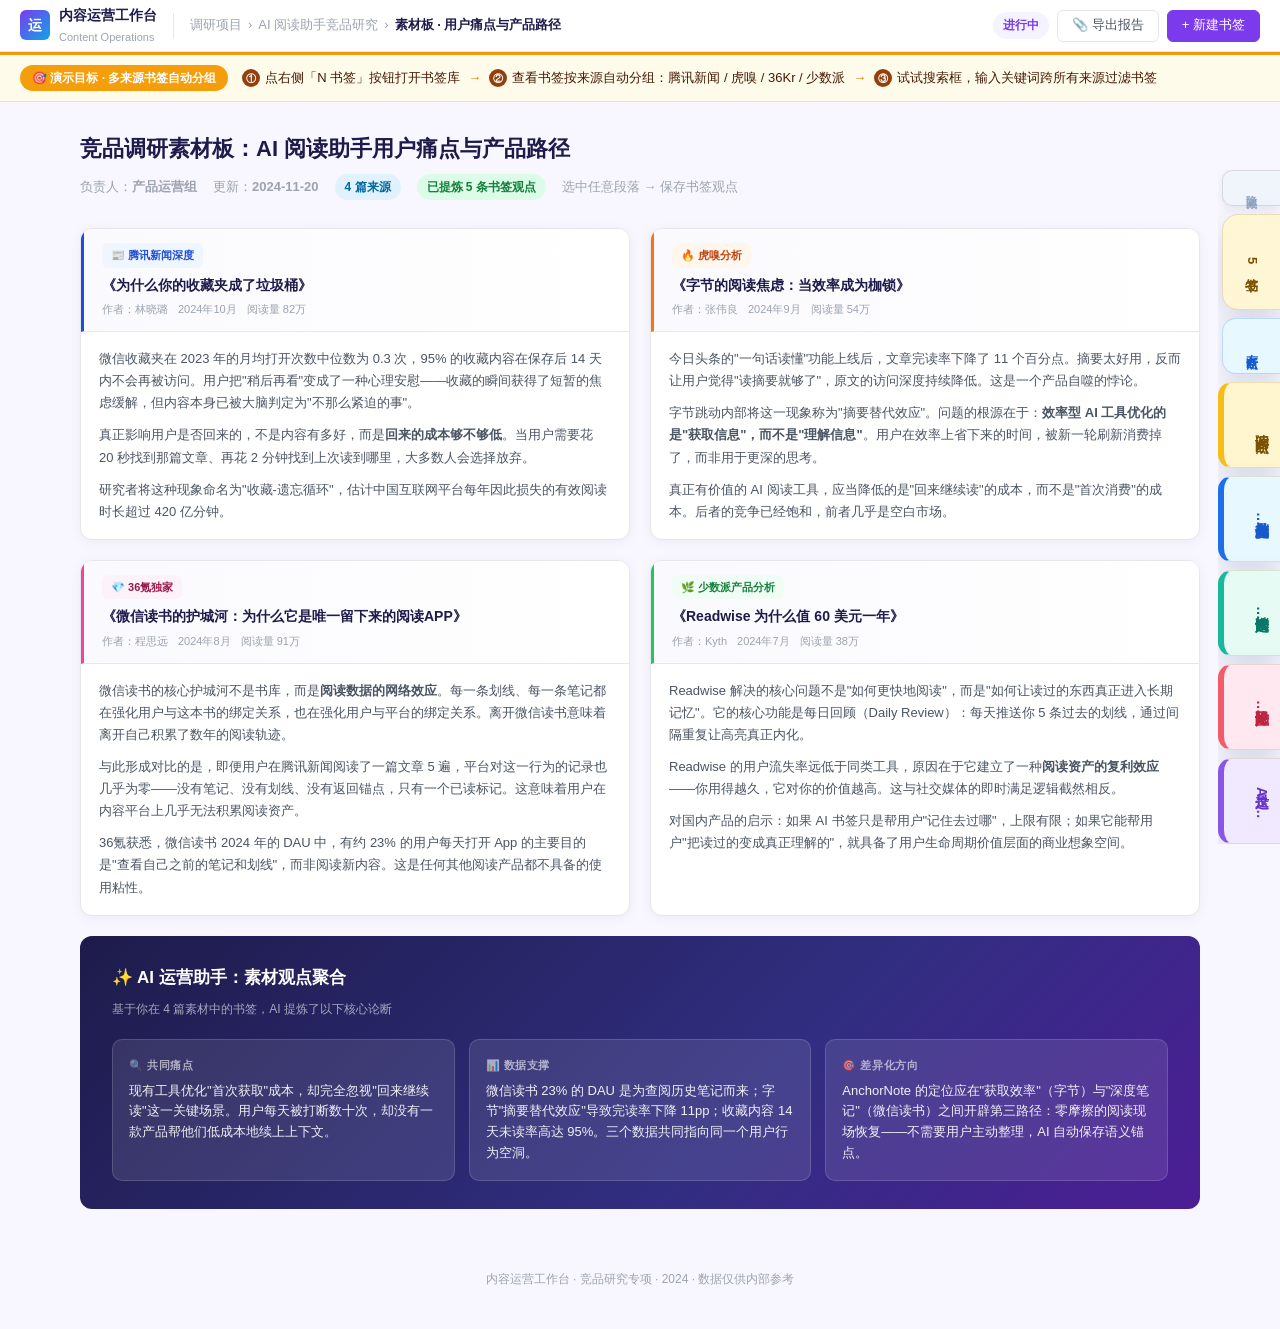
<file: pages/content-research.html>
<!DOCTYPE html>
<html lang="zh-CN">
<head>
<meta charset="utf-8" />
<meta name="viewport" content="width=device-width, initial-scale=1" />
<title>竞品调研素材板 · AI阅读助手 · 内容运营工作台</title>
<style>
*, *::before, *::after { box-sizing: border-box; margin: 0; padding: 0; }
:root {
  --brand: #7c3aed;
  --brand-dark: #6d28d9;
  --brand-light: #f5f3ff;
  --accent: #0ea5e9;
  --text: #1e1b4b;
  --sub: #4b5563;
  --muted: #9ca3af;
  --border: #e5e7eb;
  --bg: #f8f7ff;
}
body {
  font-family: "PingFang SC","Noto Sans SC","Microsoft YaHei",sans-serif;
  background: var(--bg); color: var(--text); font-size: 14px; line-height: 1.7;
}

/* ── top bar ── */
.wb-topbar {
  position: sticky; top: 0; z-index: 100;
  height: 52px; display: flex; align-items: center; gap: 0;
  background: #fff; border-bottom: 1px solid var(--border);
  padding: 0 20px; box-shadow: 0 1px 4px rgba(0,0,0,.06);
}
.wb-logo { display:flex; align-items:center; gap:9px; flex-shrink:0; }
.wb-logo .icon {
  width:30px; height:30px; border-radius:6px;
  background: linear-gradient(135deg, var(--brand), var(--accent));
  display:flex; align-items:center; justify-content:center;
  color:#fff; font-size:14px; font-weight:900;
}
.wb-logo .name { font-size:14px; font-weight:700; color:var(--text); }
.wb-logo .sub  { font-size:11px; color:var(--muted); }
.wb-sep { width:1px; height:26px; background:var(--border); margin:0 16px; }
.wb-breadcrumb { display:flex; align-items:center; gap:6px; font-size:13px; color:var(--muted); }
.wb-breadcrumb .cur { color:var(--text); font-weight:600; }
.wb-actions { margin-left:auto; display:flex; align-items:center; gap:8px; }
.wb-btn { height:32px; padding:0 14px; border-radius:6px; border:1px solid var(--border); background:#fff; color:var(--sub); font:inherit; font-size:13px; cursor:pointer; white-space:nowrap; }
.wb-btn.primary { background:var(--brand); color:#fff; border-color:var(--brand); }
.wb-btn:hover { background:var(--brand-light); color:var(--brand); border-color:var(--brand); }
.wb-btn.primary:hover { background:var(--brand-dark); color:#fff; }

/* ── page layout ── */
.wb-layout { max-width: 1160px; margin: 0 auto; padding: 28px 20px; }
.demo-goal { background:#fffbeb; border-top:3px solid #f59e0b; border-bottom:1px solid #fde68a; padding:10px 20px; display:flex; align-items:center; gap:14px; font-size:13px; color:#451a03; flex-wrap:wrap; position:sticky; top:52px; z-index:99; }
.dg-label { background:#f59e0b; color:#fff; font-weight:700; padding:3px 12px; border-radius:20px; white-space:nowrap; font-size:12px; flex-shrink:0; }
.dg-steps { display:flex; align-items:center; gap:8px; flex-wrap:wrap; }
.dg-step { display:inline-flex; align-items:center; gap:5px; }
.dg-num { background:#92400e; color:#fff; width:18px; height:18px; border-radius:50%; display:inline-flex; align-items:center; justify-content:center; font-size:10px; font-weight:700; flex-shrink:0; }
.dg-arrow { color:#d97706; font-weight:700; }
.wb-header { margin-bottom: 28px; }
.wb-header h1 { font-size: 22px; font-weight: 800; color: var(--text); margin-bottom: 6px; }
.wb-header-meta { display:flex; align-items:center; gap:16px; flex-wrap:wrap; font-size:13px; color:var(--muted); }
.wb-tag {
  display:inline-flex; align-items:center; gap:4px;
  padding:3px 10px; border-radius:99px; font-size:12px; font-weight:600;
}
.wb-tag-purple { background:var(--brand-light); color:var(--brand); }
.wb-tag-blue   { background:#e0f2fe; color:#0369a1; }
.wb-tag-green  { background:#dcfce7; color:#15803d; }

.wb-main { display: grid; grid-template-columns: 1fr 1fr; gap: 20px; }

/* ── source card ── */
.src-card {
  background: #fff; border: 1px solid var(--border); border-radius: 12px;
  overflow: hidden; display: flex; flex-direction: column;
  box-shadow: 0 2px 12px rgba(0,0,0,.05);
  transition: box-shadow .2s;
}
.src-card:hover { box-shadow: 0 6px 24px rgba(0,0,0,.10); }
.src-card-head {
  padding: 14px 18px 12px;
  border-bottom: 1px solid var(--border);
  background: linear-gradient(to right, #fafafe, #fff);
}
.src-card-badge {
  display: inline-flex; align-items: center; gap: 5px;
  font-size: 11px; font-weight: 700; padding: 3px 9px;
  border-radius: 6px; margin-bottom: 8px;
}
.src-card-title { font-size: 14px; font-weight: 700; color: var(--text); line-height: 1.4; margin-bottom: 5px; }
.src-card-meta  { font-size: 11px; color: var(--muted); display:flex; gap:10px; flex-wrap:wrap; }
.src-card-body  { padding: 16px 18px; flex: 1; }
.src-card-body p { color: var(--sub); font-size: 13px; margin-bottom: 10px; line-height: 1.7; }
.src-card-body p:last-child { margin-bottom: 0; }

/* source color themes */
.src-tencent  .src-card-badge { background:#eff6ff; color:#1d4ed8; }
.src-tencent  .src-card-head  { border-left: 3px solid #1d4ed8; }
.src-huxiu    .src-card-badge { background:#fff7ed; color:#c2410c; }
.src-huxiu    .src-card-head  { border-left: 3px solid #f97316; }
.src-36kr     .src-card-badge { background:#fdf2f8; color:#9d174d; }
.src-36kr     .src-card-head  { border-left: 3px solid #ec4899; }
.src-sspai    .src-card-badge { background:#f0fdf4; color:#15803d; }
.src-sspai    .src-card-head  { border-left: 3px solid #22c55e; }

/* insight panel */
.insight-panel {
  grid-column: 1 / -1;
  background: linear-gradient(135deg, #1e1b4b 0%, #312e81 60%, #4c1d95 100%);
  border-radius: 12px; padding: 28px 32px;
  color: #fff;
}
.insight-panel h3 { font-size:17px; font-weight:800; margin-bottom:6px; }
.insight-panel .ip-meta { font-size:12px; color:rgba(255,255,255,.6); margin-bottom:20px; }
.insight-grid { display:grid; grid-template-columns: repeat(3,1fr); gap:14px; }
.insight-item {
  background: rgba(255,255,255,.1); border: 1px solid rgba(255,255,255,.15);
  border-radius:10px; padding:16px;
}
.insight-item .ii-label { font-size:11px; color:rgba(255,255,255,.6); font-weight:600; margin-bottom:6px; text-transform:uppercase; letter-spacing:.05em; }
.insight-item .ii-text  { font-size:13px; color:rgba(255,255,255,.92); line-height:1.6; }

/* progress bar at bottom */
.wb-footer { margin-top:32px; text-align:center; font-size:12px; color:var(--muted); padding-bottom:40px; }
</style>
</head>
<body>

<div class="wb-topbar">
  <div class="wb-logo">
    <div class="icon">运</div>
    <div>
      <div class="name">内容运营工作台</div>
      <div class="sub">Content Operations</div>
    </div>
  </div>
  <div class="wb-sep"></div>
  <div class="wb-breadcrumb">
    <span>调研项目</span>
    <span>›</span>
    <span>AI 阅读助手竞品研究</span>
    <span>›</span>
    <span class="cur">素材板 · 用户痛点与产品路径</span>
  </div>
  <div class="wb-actions">
    <span class="wb-tag wb-tag-purple">进行中</span>
    <button class="wb-btn">📎 导出报告</button>
    <button class="wb-btn primary">+ 新建书签</button>
  </div>
</div>

<div class="demo-goal">
  <span class="dg-label">🎯 演示目标 · 多来源书签自动分组</span>
  <div class="dg-steps">
    <span class="dg-step"><span class="dg-num">①</span> 点右侧「N 书签」按钮打开书签库</span>
    <span class="dg-arrow">→</span>
    <span class="dg-step"><span class="dg-num">②</span> 查看书签按来源自动分组：腾讯新闻 / 虎嗅 / 36Kr / 少数派</span>
    <span class="dg-arrow">→</span>
    <span class="dg-step"><span class="dg-num">③</span> 试试搜索框，输入关键词跨所有来源过滤书签</span>
  </div>
</div>

<div class="wb-layout">

  <div class="wb-header">
    <h1>竞品调研素材板：AI 阅读助手用户痛点与产品路径</h1>
    <div class="wb-header-meta">
      <span>负责人：<strong>产品运营组</strong></span>
      <span>更新：<strong>2024-11-20</strong></span>
      <span class="wb-tag wb-tag-blue">4 篇来源</span>
      <span class="wb-tag wb-tag-green">已提炼 5 条书签观点</span>
      <span style="color:var(--muted)">选中任意段落 → 保存书签观点</span>
    </div>
  </div>

  <!-- source cards + insight panel -->
  <div class="wb-main" id="article">

    <!-- card 1: 腾讯新闻深度报道 -->
    <div class="src-card src-tencent" data-section="src-tencent">
      <div class="src-card-head">
        <div class="src-card-badge">📰 腾讯新闻深度</div>
        <div class="src-card-title">《为什么你的收藏夹成了垃圾桶》</div>
        <div class="src-card-meta">
          <span>作者：林晓璐</span>
          <span>2024年10月</span>
          <span>阅读量 82万</span>
        </div>
      </div>
      <div class="src-card-body">
        <p>微信收藏夹在 2023 年的月均打开次数中位数为 0.3 次，95% 的收藏内容在保存后 14 天内不会再被访问。用户把"稍后再看"变成了一种心理安慰——收藏的瞬间获得了短暂的焦虑缓解，但内容本身已被大脑判定为"不那么紧迫的事"。</p>
        <p>真正影响用户是否回来的，不是内容有多好，而是<strong>回来的成本够不够低</strong>。当用户需要花 20 秒找到那篇文章、再花 2 分钟找到上次读到哪里，大多数人会选择放弃。</p>
        <p>研究者将这种现象命名为"收藏-遗忘循环"，估计中国互联网平台每年因此损失的有效阅读时长超过 420 亿分钟。</p>
      </div>
    </div>

    <!-- card 2: 虎嗅分析 -->
    <div class="src-card src-huxiu" data-section="src-huxiu">
      <div class="src-card-head">
        <div class="src-card-badge">🔥 虎嗅分析</div>
        <div class="src-card-title">《字节的阅读焦虑：当效率成为枷锁》</div>
        <div class="src-card-meta">
          <span>作者：张伟良</span>
          <span>2024年9月</span>
          <span>阅读量 54万</span>
        </div>
      </div>
      <div class="src-card-body">
        <p>今日头条的"一句话读懂"功能上线后，文章完读率下降了 11 个百分点。摘要太好用，反而让用户觉得"读摘要就够了"，原文的访问深度持续降低。这是一个产品自噬的悖论。</p>
        <p>字节跳动内部将这一现象称为"摘要替代效应"。问题的根源在于：<strong>效率型 AI 工具优化的是"获取信息"，而不是"理解信息"</strong>。用户在效率上省下来的时间，被新一轮刷新消费掉了，而非用于更深的思考。</p>
        <p>真正有价值的 AI 阅读工具，应当降低的是"回来继续读"的成本，而不是"首次消费"的成本。后者的竞争已经饱和，前者几乎是空白市场。</p>
      </div>
    </div>

    <!-- card 3: 36氪独家 -->
    <div class="src-card src-36kr" data-section="src-36kr">
      <div class="src-card-head">
        <div class="src-card-badge">💎 36氪独家</div>
        <div class="src-card-title">《微信读书的护城河：为什么它是唯一留下来的阅读APP》</div>
        <div class="src-card-meta">
          <span>作者：程思远</span>
          <span>2024年8月</span>
          <span>阅读量 91万</span>
        </div>
      </div>
      <div class="src-card-body">
        <p>微信读书的核心护城河不是书库，而是<strong>阅读数据的网络效应</strong>。每一条划线、每一条笔记都在强化用户与这本书的绑定关系，也在强化用户与平台的绑定关系。离开微信读书意味着离开自己积累了数年的阅读轨迹。</p>
        <p>与此形成对比的是，即便用户在腾讯新闻阅读了一篇文章 5 遍，平台对这一行为的记录也几乎为零——没有笔记、没有划线、没有返回锚点，只有一个已读标记。这意味着用户在内容平台上几乎无法积累阅读资产。</p>
        <p>36氪获悉，微信读书 2024 年的 DAU 中，有约 23% 的用户每天打开 App 的主要目的是"查看自己之前的笔记和划线"，而非阅读新内容。这是任何其他阅读产品都不具备的使用粘性。</p>
      </div>
    </div>

    <!-- card 4: 少数派产品分析 -->
    <div class="src-card src-sspai" data-section="src-sspai">
      <div class="src-card-head">
        <div class="src-card-badge">🌿 少数派产品分析</div>
        <div class="src-card-title">《Readwise 为什么值 60 美元一年》</div>
        <div class="src-card-meta">
          <span>作者：Kyth</span>
          <span>2024年7月</span>
          <span>阅读量 38万</span>
        </div>
      </div>
      <div class="src-card-body">
        <p>Readwise 解决的核心问题不是"如何更快地阅读"，而是"如何让读过的东西真正进入长期记忆"。它的核心功能是每日回顾（Daily Review）：每天推送你 5 条过去的划线，通过间隔重复让高亮真正内化。</p>
        <p>Readwise 的用户流失率远低于同类工具，原因在于它建立了一种<strong>阅读资产的复利效应</strong>——你用得越久，它对你的价值越高。这与社交媒体的即时满足逻辑截然相反。</p>
        <p>对国内产品的启示：如果 AI 书签只是帮用户"记住去过哪"，上限有限；如果它能帮用户"把读过的变成真正理解的"，就具备了用户生命周期价值层面的商业想象空间。</p>
      </div>
    </div>

    <!-- insight panel -->
    <div class="insight-panel" data-section="insight-synthesis">
      <h3>✨ AI 运营助手：素材观点聚合</h3>
      <p class="ip-meta">基于你在 4 篇素材中的书签，AI 提炼了以下核心论断</p>
      <div class="insight-grid">
        <div class="insight-item">
          <div class="ii-label">🔍 共同痛点</div>
          <div class="ii-text">现有工具优化"首次获取"成本，却完全忽视"回来继续读"这一关键场景。用户每天被打断数十次，却没有一款产品帮他们低成本地续上上下文。</div>
        </div>
        <div class="insight-item">
          <div class="ii-label">📊 数据支撑</div>
          <div class="ii-text">微信读书 23% 的 DAU 是为查阅历史笔记而来；字节"摘要替代效应"导致完读率下降 11pp；收藏内容 14 天未读率高达 95%。三个数据共同指向同一个用户行为空洞。</div>
        </div>
        <div class="insight-item">
          <div class="ii-label">🎯 差异化方向</div>
          <div class="ii-text">AnchorNote 的定位应在"获取效率"（字节）与"深度笔记"（微信读书）之间开辟第三路径：零摩擦的阅读现场恢复——不需要用户主动整理，AI 自动保存语义锚点。</div>
        </div>
      </div>
    </div>

  </div><!-- .wb-main / #article -->

</div><!-- .wb-layout -->

<div class="wb-footer">内容运营工作台 · 竞品研究专项 · 2024 · 数据仅供内部参考</div>

<script>
window.ANCHORNOTE_CONFIG = {
  pageId:          'content-research-ai-reader-2024',
  pageTitle:       'AI阅读助手竞品调研素材板',
  pageUrl:         'ops.tencent.com/research/ai-reader-2024',
  articleSelector: '#article',
  seedBookmarks: [
    {
      type: 'checkpoint',
      selectedText: '研究者将这种现象命名为"收藏-遗忘循环"，估计中国互联网平台每年因此损失的有效阅读时长超过 420 亿分钟',
      section: 'src-tencent',
      source: '腾讯新闻深度',
      note: '核心数据，回答"收藏不等于阅读"',
      contextText: '研究者将这种现象命名为"收藏-遗忘循环"，估计中国互联网平台每年因此损失的有效阅读时长超过 420 亿分钟。'
    },
    {
      type: 'mark',
      selectedText: '效率型 AI 工具优化的是"获取信息"，而不是"理解信息"',
      section: 'src-huxiu',
      source: '虎嗅分析',
      note: '竞品批判角度，字节路径的局限',
      contextText: '效率型 AI 工具优化的是"获取信息"，而不是"理解信息"。用户在效率上省下来的时间，被新一轮刷新消费掉了，而非用于更深的思考。'
    },
    {
      type: 'mark',
      selectedText: '离开微信读书意味着离开自己积累了数年的阅读轨迹',
      section: 'src-36kr',
      source: '36氪独家',
      note: '阅读资产锁定效应，我们要建立类似的资产积累',
      contextText: '微信读书的核心护城河不是书库，而是阅读数据的网络效应。每一条划线、每一条笔记都在强化用户与这本书的绑定关系。离开微信读书意味着离开自己积累了数年的阅读轨迹。'
    },
    {
      type: 'mark',
      selectedText: '如果 AI 书签只是帮用户"记住去过哪"，上限有限',
      section: 'src-sspai',
      source: '少数派产品分析',
      note: '产品上限讨论，需在提案中正面回应',
      contextText: '如果 AI 书签只是帮用户"记住去过哪"，上限有限；如果它能帮用户"把读过的变成真正理解的"，就具备了用户生命周期价值层面的商业想象空间。'
    },
    {
      type: 'mark',
      selectedText: 'AnchorNote 的定位应在"获取效率"（字节）与"深度笔记"（微信读书）之间开辟第三路径',
      section: 'insight-synthesis',
      source: 'AI运营助手聚合',
      note: '这是 AI 聚合出的差异化定位，可直接写进提案',
      contextText: 'AnchorNote 的定位应在"获取效率"（字节）与"深度笔记"（微信读书）之间开辟第三路径：零摩擦的阅读现场恢复——不需要用户主动整理，AI 自动保存语义锚点。'
    }
  ]
};
</script>
<script src="../anchornote-embed.js"></script>
</body>
</html>
</file>
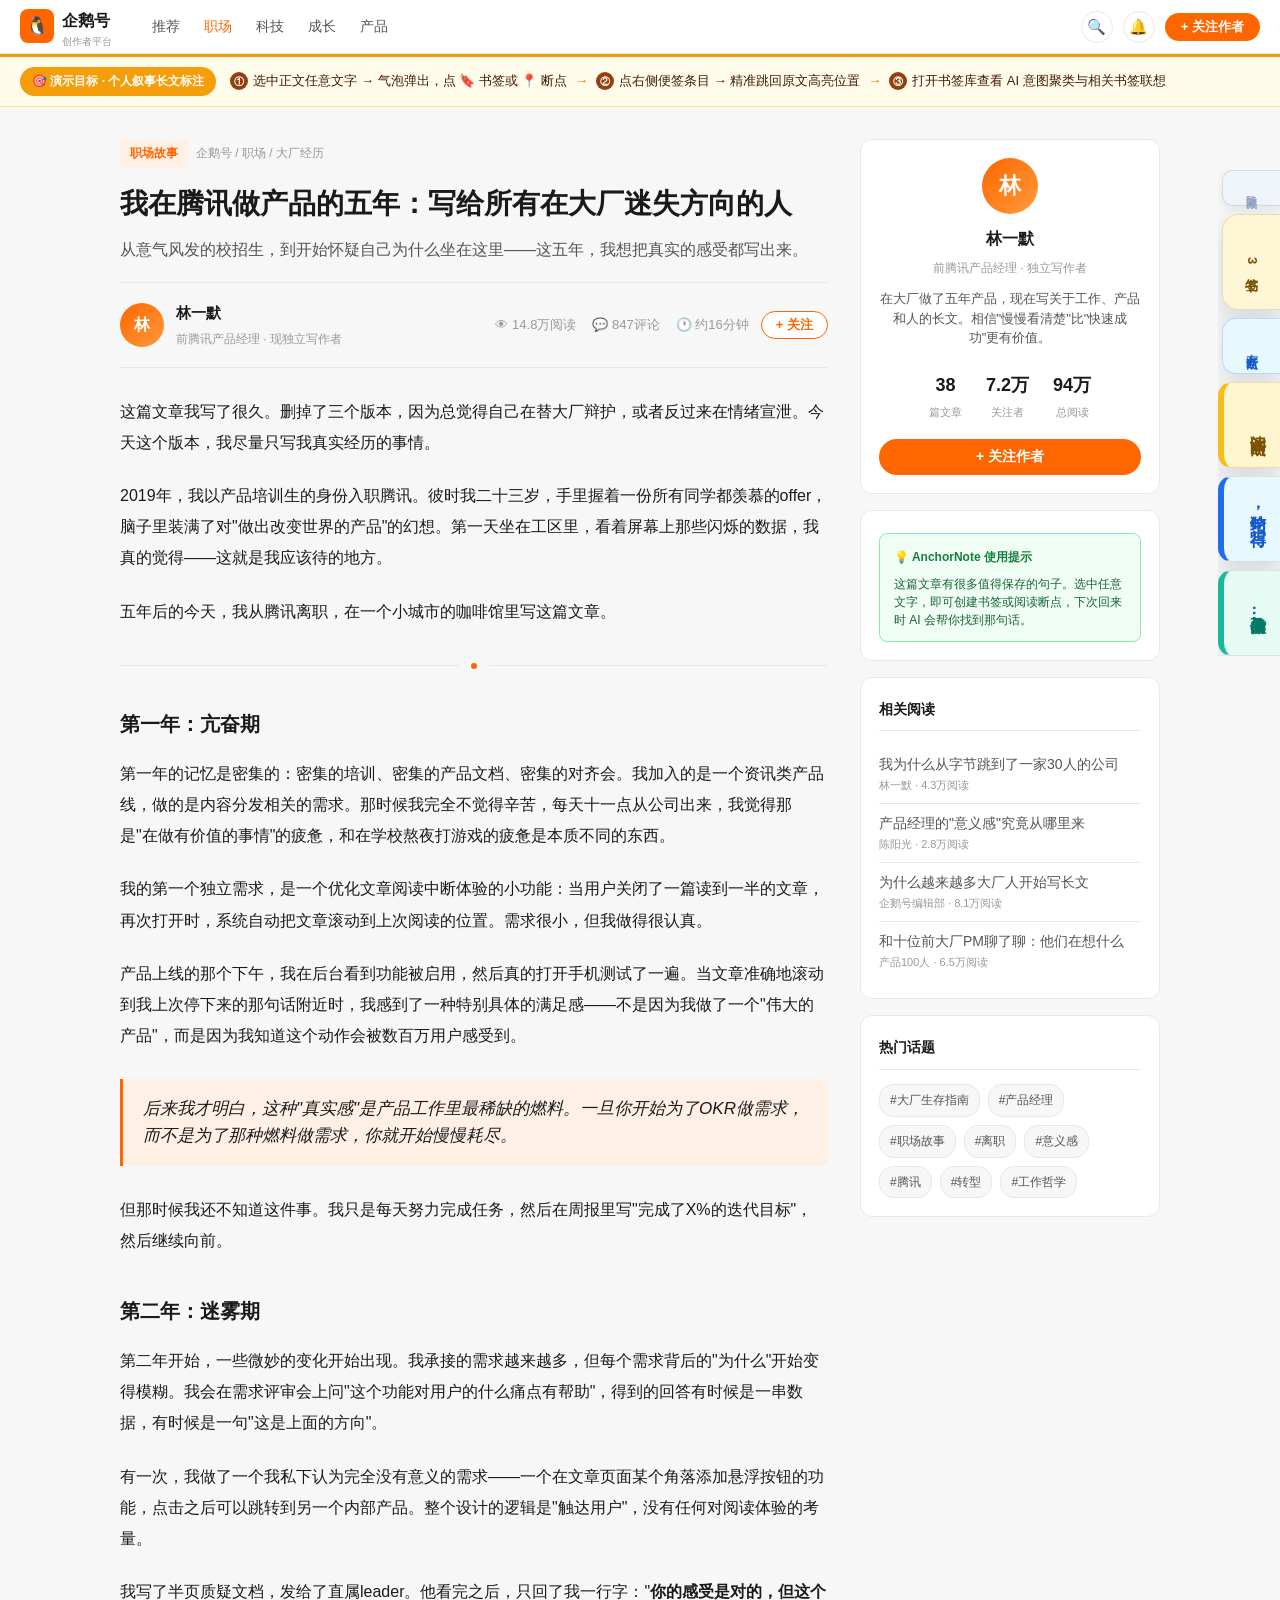
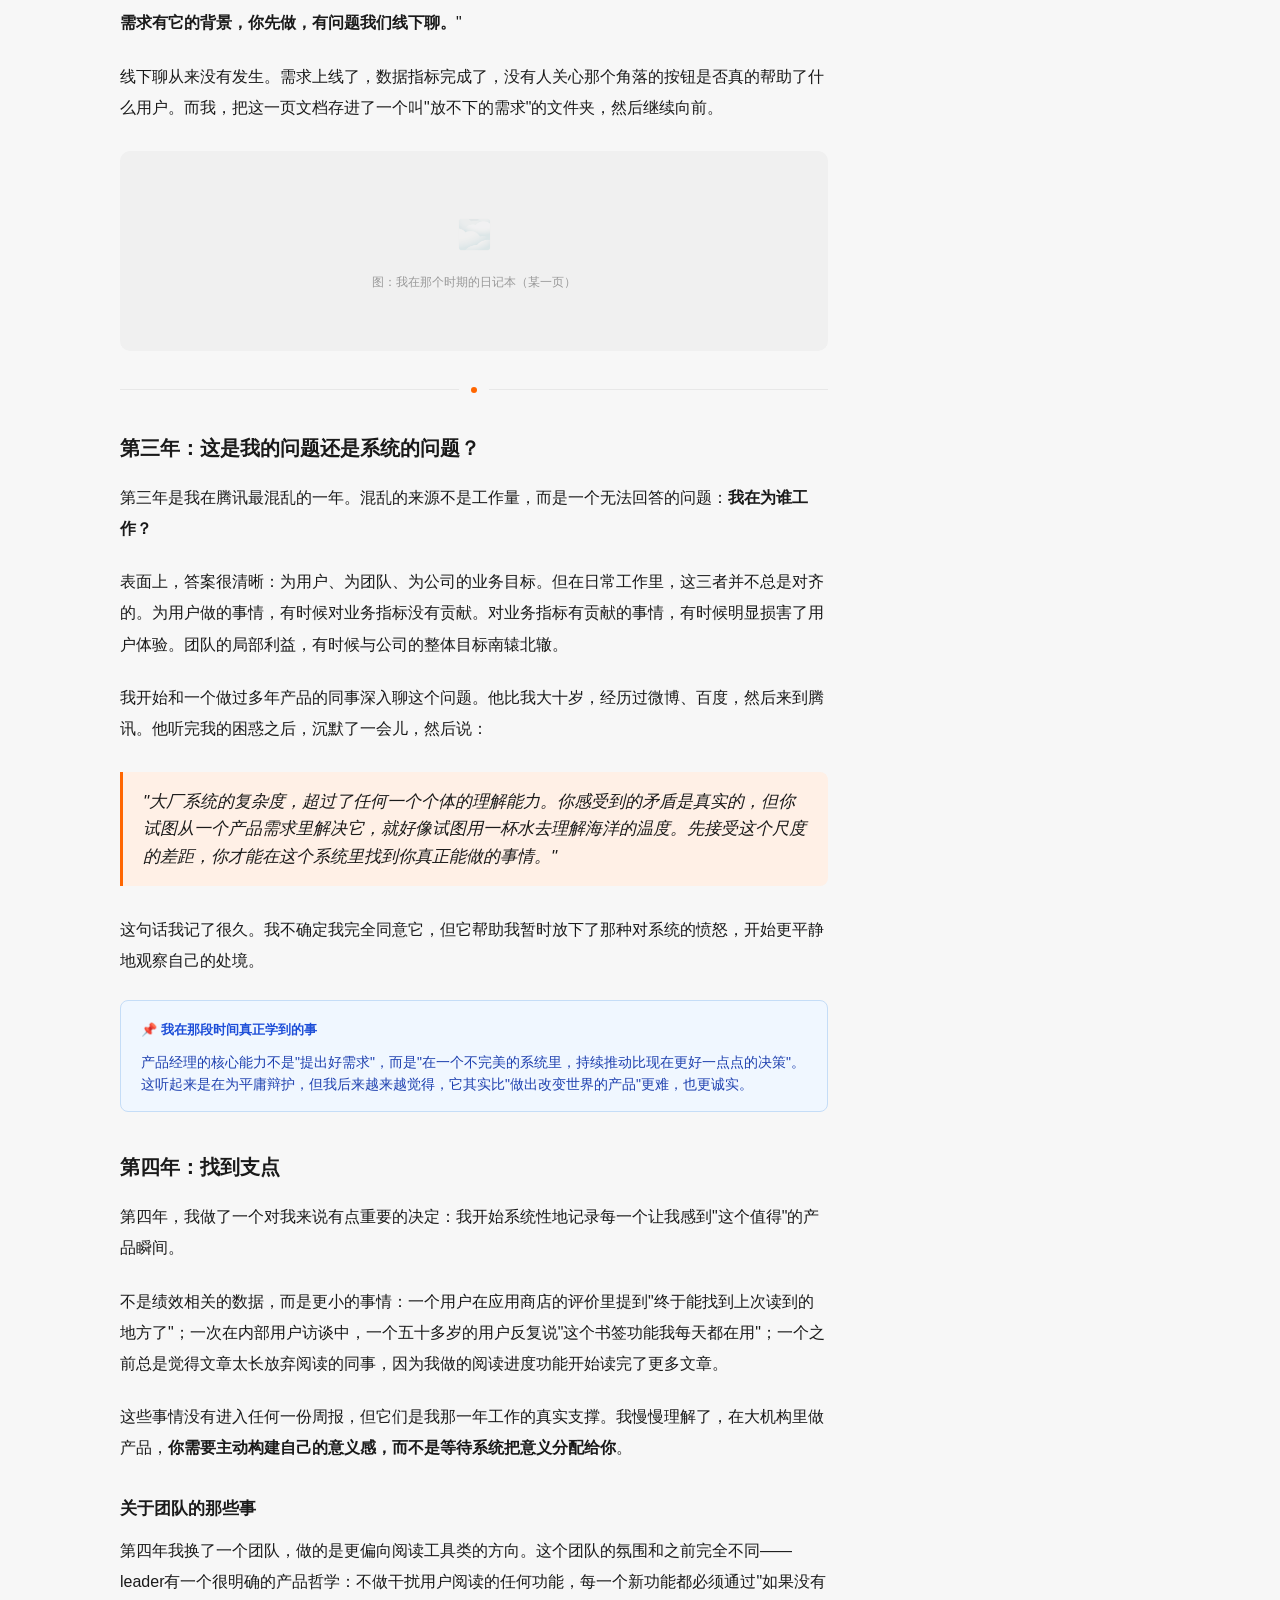
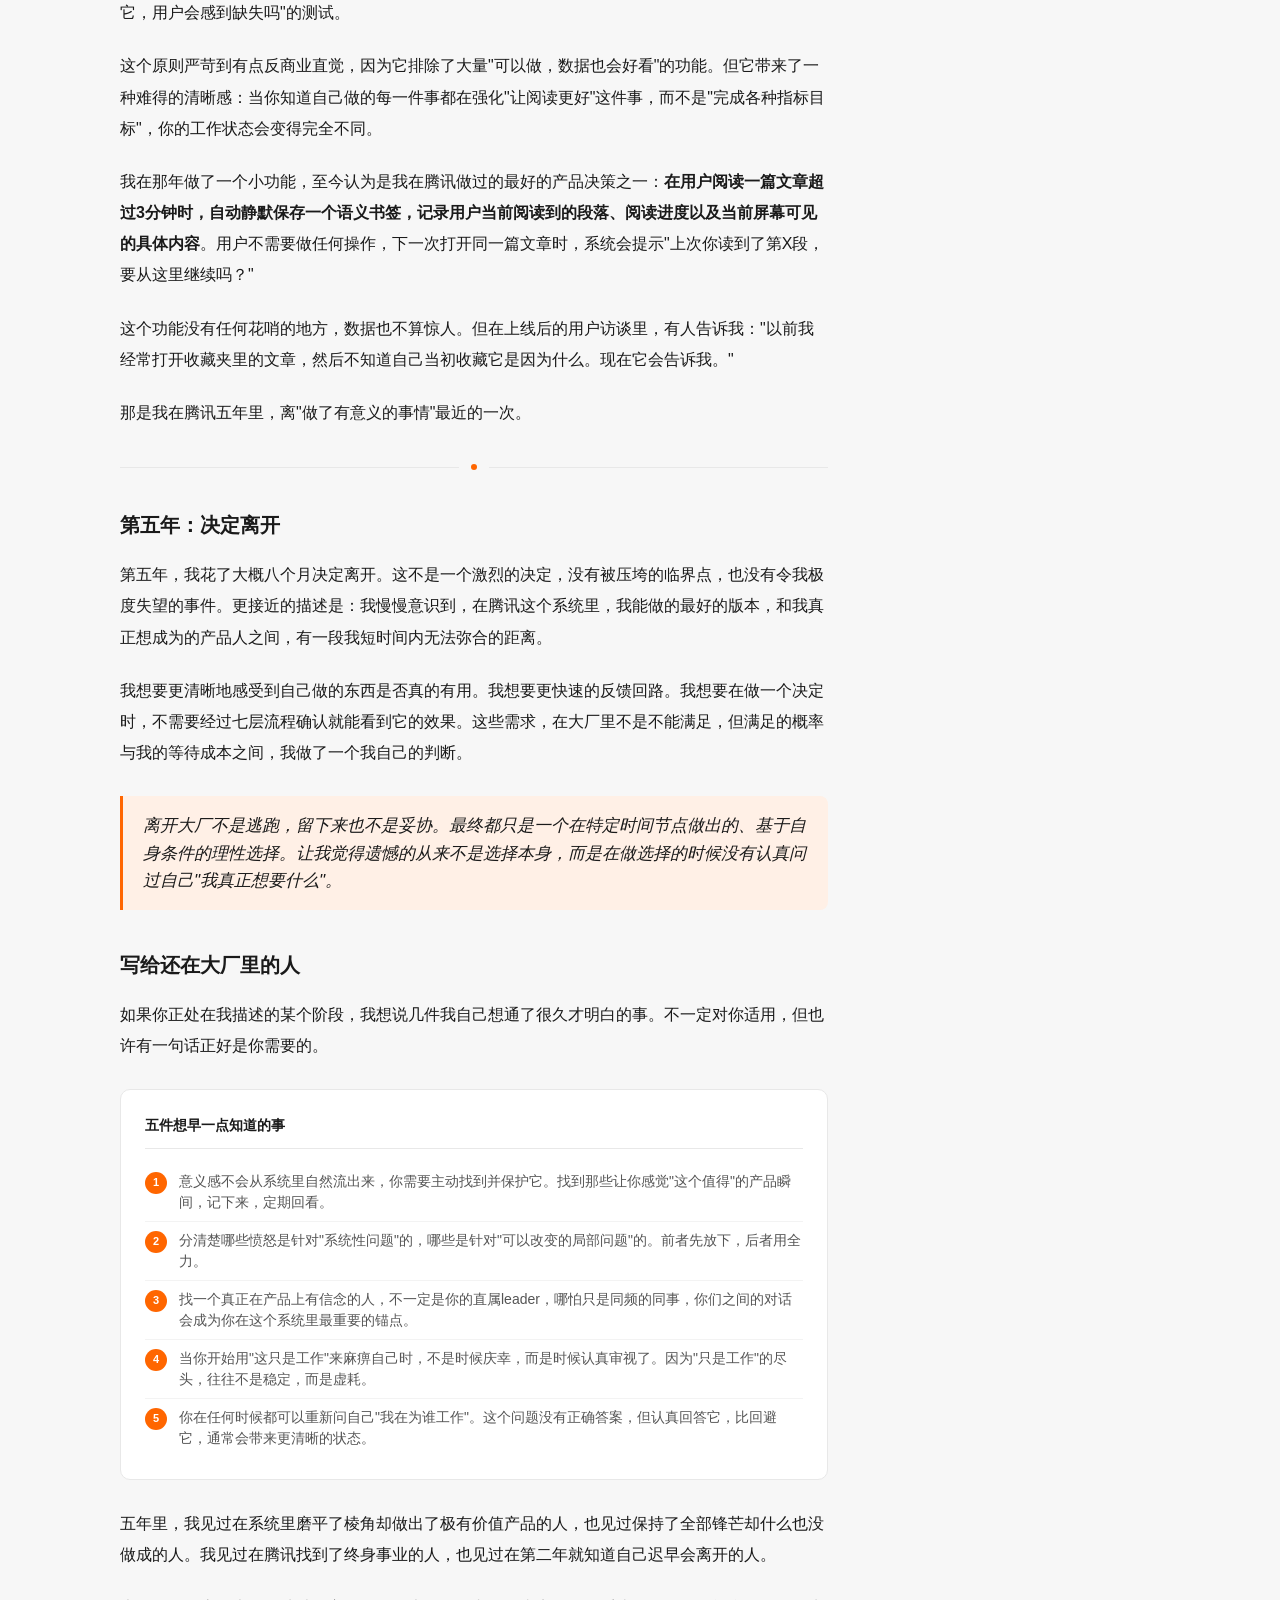
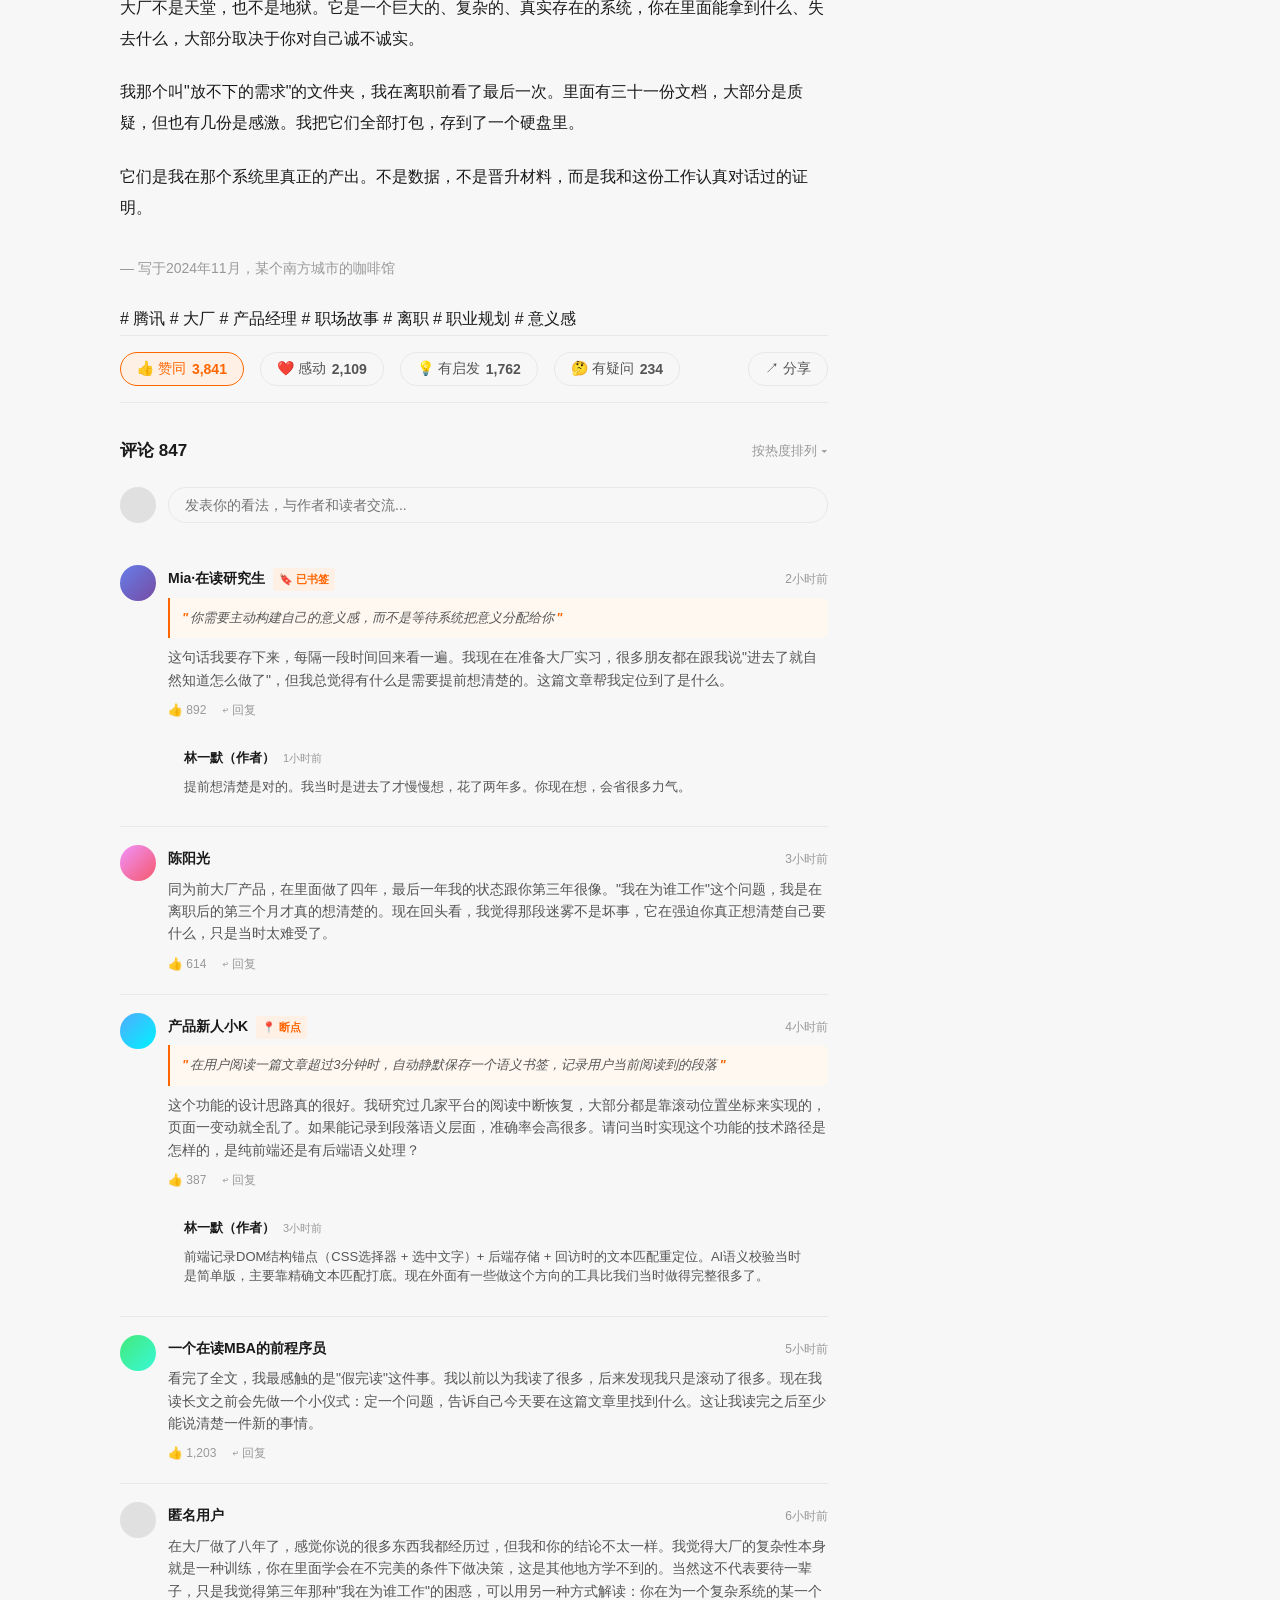
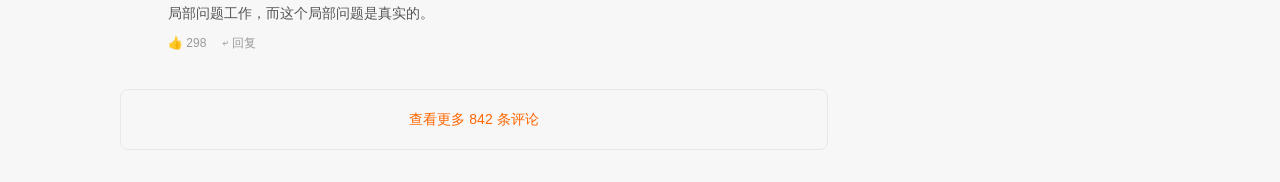
<file: pages/penguin-article.html>
<!DOCTYPE html>
<html lang="zh-CN">
<head>
<meta charset="utf-8" />
<meta name="viewport" content="width=device-width, initial-scale=1" />
<title>我在腾讯做产品的五年：写给所有在大厂迷失方向的人 — 企鹅号</title>
<style>
*, *::before, *::after { box-sizing: border-box; margin: 0; padding: 0; }
:root {
  --brand: #FF6600;
  --brand-lt: #FFF0E6;
  --text: #1a1a1a;
  --sub: #555;
  --muted: #999;
  --border: #e8e8e8;
  --bg: #f7f7f7;
  --card: #fff;
  --max: 680px;
}
body { font-family: "PingFang SC", "Noto Serif SC", "Microsoft YaHei", sans-serif; background: var(--bg); color: var(--text); font-size: 16px; line-height: 1.9; }

/* ── Header ── */
.site-header { background: #fff; border-bottom: 1px solid var(--border); height: 54px; display: flex; align-items: center; padding: 0 20px; position: sticky; top: 0; z-index: 100; gap: 0; box-shadow: 0 1px 4px rgba(0,0,0,.06); }
.site-logo { display: flex; align-items: center; gap: 8px; text-decoration: none; }
.logo-icon { width: 34px; height: 34px; background: var(--brand); border-radius: 8px; display: flex; align-items: center; justify-content: center; font-size: 18px; }
.logo-text { display: flex; flex-direction: column; }
.logo-text .main { font-size: 16px; font-weight: 800; color: var(--text); }
.logo-text .sub { font-size: 10px; color: var(--muted); line-height: 1; }
.header-tabs { display: flex; margin-left: 28px; gap: 0; }
.header-tabs a { font-size: 14px; color: var(--sub); text-decoration: none; padding: 4px 12px; border-radius: 4px; }
.header-tabs a.active, .header-tabs a:hover { color: var(--brand); }
.header-right { margin-left: auto; display: flex; align-items: center; gap: 10px; }
.header-right .follow-btn { font-size: 13px; padding: 5px 16px; background: var(--brand); color: #fff; border: none; border-radius: 20px; cursor: pointer; font-weight: 600; }
.header-right .icon-btn { width: 32px; height: 32px; border: 1px solid var(--border); border-radius: 50%; display: flex; align-items: center; justify-content: center; font-size: 15px; cursor: pointer; background: #fff; }
.read-bar { position: fixed; top: 54px; left: 0; height: 2px; background: var(--brand); z-index: 99; width: 0; transition: width .08s; }

/* ── Article shell ── */
.article-shell { max-width: 1080px; margin: 0 auto; padding: 32px 20px; display: grid; grid-template-columns: 1fr 300px; gap: 32px; align-items: flex-start; }

/* ── Article ── */
.article-wrap { min-width: 0; }
.article-category { display: flex; align-items: center; gap: 8px; margin-bottom: 16px; }
.cat-tag { font-size: 12px; font-weight: 700; color: var(--brand); background: var(--brand-lt); padding: 3px 10px; border-radius: 4px; }
.cat-breadcrumb { font-size: 12px; color: var(--muted); }
.article-title { font-size: clamp(20px, 3.5vw, 28px); font-weight: 900; line-height: 1.4; color: var(--text); margin-bottom: 14px; }
.article-sub { font-size: 16px; color: var(--sub); font-weight: 400; line-height: 1.6; margin-bottom: 20px; }
.author-meta { display: flex; align-items: center; gap: 12px; padding: 16px 0; border-top: 1px solid var(--border); border-bottom: 1px solid var(--border); margin-bottom: 28px; }
.author-avatar { width: 44px; height: 44px; border-radius: 50%; background: linear-gradient(135deg, #ff6600, #ff9a3c); display: flex; align-items: center; justify-content: center; color: #fff; font-weight: 800; font-size: 16px; flex-shrink: 0; }
.author-info .name { font-size: 15px; font-weight: 700; color: var(--text); }
.author-info .role { font-size: 12px; color: var(--muted); }
.article-stats { display: flex; gap: 16px; margin-left: auto; font-size: 13px; color: var(--muted); }
.article-stats span { display: flex; align-items: center; gap: 4px; }
.follow-inline { font-size: 13px; padding: 4px 14px; border: 1px solid var(--brand); color: var(--brand); background: #fff; border-radius: 14px; cursor: pointer; font-weight: 600; white-space: nowrap; }

/* ── Body text ── */
.body-text { font-size: 16px; line-height: 1.95; color: var(--text); }
.body-text p { margin-bottom: 22px; }
.body-text h2 { font-size: 20px; font-weight: 800; margin: 36px 0 14px; color: var(--text); }
.body-text h3 { font-size: 17px; font-weight: 700; margin: 28px 0 10px; color: var(--text); }
.body-text strong { color: var(--text); }
.body-text em { font-style: italic; color: var(--sub); }

/* Divider */
.section-divider { display: flex; align-items: center; gap: 12px; margin: 36px 0; }
.section-divider .line { flex: 1; height: 1px; background: var(--border); }
.section-divider .marker { width: 6px; height: 6px; background: var(--brand); border-radius: 50%; }

/* Pull quote */
.article-quote { border-left: 3px solid var(--brand); padding: 16px 20px; margin: 28px 0; background: var(--brand-lt); border-radius: 0 8px 8px 0; }
.article-quote p { font-size: 17px; font-style: italic; color: var(--text); font-weight: 500; margin: 0; line-height: 1.6; }

/* Tip box */
.tip-box { background: #f0f7ff; border: 1px solid #c5ddf7; border-radius: 8px; padding: 16px 20px; margin: 24px 0; }
.tip-box .tip-head { font-size: 13px; font-weight: 700; color: #1d4ed8; margin-bottom: 8px; }
.tip-box p { font-size: 14px; color: #1e40af; margin: 0; line-height: 1.6; }

/* Numbered takeaway */
.takeaways { background: #fff; border: 1px solid var(--border); border-radius: 10px; padding: 22px 24px; margin: 28px 0; }
.takeaways h4 { font-size: 14px; font-weight: 700; color: var(--text); margin-bottom: 14px; border-bottom: 1px solid var(--border); padding-bottom: 8px; }
.tk-list { list-style: none; counter-reset: tk; }
.tk-list li { counter-increment: tk; display: flex; gap: 12px; align-items: flex-start; padding: 8px 0; border-bottom: 1px solid #f3f3f3; font-size: 14px; color: var(--sub); line-height: 1.5; }
.tk-list li:last-child { border-bottom: none; }
.tk-list li::before { content: counter(tk); width: 22px; height: 22px; background: var(--brand); color: #fff; border-radius: 50%; font-size: 11px; font-weight: 800; display: flex; align-items: center; justify-content: center; flex-shrink: 0; margin-top: 1px; }

/* Image placeholder */
.img-block { background: #f0f0f0; border-radius: 10px; display: flex; align-items: center; justify-content: center; margin: 28px 0; flex-direction: column; gap: 8px; }
.img-block.tall { height: 200px; }
.img-block.short { height: 140px; }
.img-block .ib-icon { font-size: 28px; opacity: .4; }
.img-block .ib-cap { font-size: 12px; color: var(--muted); }

/* Tags -->
.article-tags { display: flex; flex-wrap: wrap; gap: 8px; margin: 32px 0 24px; padding-top: 24px; border-top: 1px solid var(--border); }
.tag-item { font-size: 13px; color: var(--sub); background: var(--bg); padding: 4px 12px; border-radius: 14px; border: 1px solid var(--border); cursor: pointer; }
.tag-item:hover { border-color: var(--brand); color: var(--brand); }

/* Reactions bar */
.reactions { display: flex; align-items: center; gap: 16px; padding: 16px 0; border-top: 1px solid var(--border); border-bottom: 1px solid var(--border); margin-bottom: 32px; }
.reaction-btn { display: flex; align-items: center; gap: 6px; font-size: 14px; color: var(--sub); background: none; border: 1px solid var(--border); border-radius: 20px; padding: 7px 16px; cursor: pointer; }
.reaction-btn.active { border-color: var(--brand); color: var(--brand); background: var(--brand-lt); }
.reaction-btn .count { font-weight: 700; }
.share-btn { margin-left: auto; font-size: 14px; color: var(--sub); background: none; border: 1px solid var(--border); border-radius: 20px; padding: 7px 16px; cursor: pointer; }

/* Comments */
.comments-section { margin-top: 8px; }
.comments-header { display: flex; align-items: center; justify-content: space-between; margin-bottom: 20px; }
.comments-header h3 { font-size: 17px; font-weight: 800; }
.comment-sort { font-size: 13px; color: var(--muted); cursor: pointer; }
.comment-input-row { display: flex; gap: 12px; margin-bottom: 24px; align-items: flex-start; }
.ci-avatar { width: 36px; height: 36px; border-radius: 50%; background: #e0e0e0; flex-shrink: 0; }
.ci-input { flex: 1; border: 1px solid var(--border); border-radius: 20px; padding: 9px 16px; font-size: 14px; color: var(--sub); outline: none; background: var(--bg); }
.ci-input:focus { border-color: var(--brand); background: #fff; }
.comment-list { display: flex; flex-direction: column; gap: 0; }
.comment-item { padding: 18px 0; border-bottom: 1px solid var(--border); }
.comment-item:last-child { border-bottom: none; }
.ci-row { display: flex; gap: 12px; }
.ci-body { flex: 1; }
.ci-head { display: flex; align-items: baseline; gap: 8px; margin-bottom: 6px; }
.ci-name { font-size: 14px; font-weight: 700; }
.ci-badge { font-size: 11px; padding: 1px 6px; background: var(--brand-lt); color: var(--brand); border-radius: 3px; font-weight: 700; }
.ci-time { font-size: 12px; color: var(--muted); margin-left: auto; }
.ci-text { font-size: 14px; color: var(--sub); line-height: 1.6; }
.ci-actions { display: flex; gap: 16px; margin-top: 8px; }
.ci-action { font-size: 12px; color: var(--muted); cursor: pointer; display: flex; align-items: center; gap: 4px; }
.ci-action:hover { color: var(--brand); }
.ci-highlight { background: #fff8f0; border-left: 2px solid var(--brand); padding: 8px 12px; border-radius: 0 6px 6px 0; margin-bottom: 8px; font-size: 13px; color: var(--sub); font-style: italic; }
.ci-highlight::before { content: '"'; color: var(--brand); font-weight: 900; margin-right: 2px; }
.ci-highlight::after { content: '"'; color: var(--brand); font-weight: 900; margin-left: 2px; }
.sub-comment { margin-top: 12px; padding: 12px 16px; background: var(--bg); border-radius: 8px; }
.sc-head { display: flex; align-items: center; gap: 8px; margin-bottom: 6px; }
.sc-name { font-size: 13px; font-weight: 700; }
.sc-time { font-size: 11px; color: var(--muted); }
.sc-text { font-size: 13px; color: var(--sub); line-height: 1.5; }
.show-more-comments { text-align: center; padding: 16px; font-size: 14px; color: var(--brand); cursor: pointer; border: 1px solid var(--border); border-radius: 8px; margin-top: 16px; }

/* ── Sidebar ── */
.article-sidebar { display: flex; flex-direction: column; gap: 16px; position: sticky; top: 70px; }
.side-box { background: var(--card); border: 1px solid var(--border); border-radius: 12px; padding: 18px; }
.side-box h4 { font-size: 14px; font-weight: 700; margin-bottom: 14px; padding-bottom: 8px; border-bottom: 1px solid var(--border); }
.author-side { display: flex; flex-direction: column; align-items: center; text-align: center; }
.author-side .av { width: 56px; height: 56px; border-radius: 50%; background: linear-gradient(135deg, #ff6600, #ff9a3c); display: flex; align-items: center; justify-content: center; color: #fff; font-weight: 900; font-size: 22px; margin-bottom: 10px; }
.author-side .au-name { font-size: 16px; font-weight: 800; }
.author-side .au-title { font-size: 12px; color: var(--muted); margin-top: 2px; }
.author-side .au-bio { font-size: 13px; color: var(--sub); margin: 10px 0; line-height: 1.5; }
.author-side .au-stats { display: flex; justify-content: center; gap: 24px; margin: 10px 0; }
.au-stat .sv { font-size: 18px; font-weight: 900; color: var(--text); }
.au-stat .sl { font-size: 11px; color: var(--muted); }
.author-side .follow-btn-lg { width: 100%; padding: 9px; background: var(--brand); color: #fff; border: none; border-radius: 20px; font-size: 14px; font-weight: 700; cursor: pointer; margin-top: 6px; }
.related-list { list-style: none; }
.related-list li { padding: 10px 0; border-bottom: 1px solid var(--border); font-size: 14px; color: var(--sub); line-height: 1.4; cursor: pointer; }
.related-list li:last-child { border-bottom: none; }
.related-list li:hover { color: var(--brand); }
.related-list li .rt { font-size: 11px; color: var(--muted); margin-top: 3px; }
.hot-topics { display: flex; flex-wrap: wrap; gap: 8px; }
.hot-tag { font-size: 12px; padding: 4px 10px; background: var(--bg); border: 1px solid var(--border); border-radius: 14px; color: var(--sub); cursor: pointer; }
.hot-tag:hover { border-color: var(--brand); color: var(--brand); }
.reading-tip { background: #f0fdf4; border: 1px solid #86efac; border-radius: 8px; padding: 12px 14px; margin-top: 4px; }
.reading-tip .rt-head { font-size: 12px; font-weight: 700; color: #15803d; margin-bottom: 6px; }
.reading-tip p { font-size: 12px; color: #166534; margin: 0; line-height: 1.5; }
.demo-goal { background:#fffbeb; border-top:3px solid #f59e0b; border-bottom:1px solid #fde68a; padding:10px 20px; display:flex; align-items:center; gap:14px; font-size:13px; color:#451a03; flex-wrap:wrap; position:sticky; top:54px; z-index:99; }
.dg-label { background:#f59e0b; color:#fff; font-weight:700; padding:3px 12px; border-radius:20px; white-space:nowrap; font-size:12px; flex-shrink:0; }
.dg-steps { display:flex; align-items:center; gap:8px; flex-wrap:wrap; }
.dg-step { display:inline-flex; align-items:center; gap:5px; }
.dg-num { background:#92400e; color:#fff; width:18px; height:18px; border-radius:50%; display:inline-flex; align-items:center; justify-content:center; font-size:10px; font-weight:700; flex-shrink:0; }
.dg-arrow { color:#d97706; font-weight:700; }
</style>
</head>
<body>

<div class="read-bar" id="readBar"></div>

<header class="site-header">
  <a class="site-logo" href="#">
    <div class="logo-icon">🐧</div>
    <div class="logo-text">
      <div class="main">企鹅号</div>
      <div class="sub">创作者平台</div>
    </div>
  </a>
  <div class="header-tabs">
    <a href="#">推荐</a>
    <a href="#" class="active">职场</a>
    <a href="#">科技</a>
    <a href="#">成长</a>
    <a href="#">产品</a>
  </div>
  <div class="header-right">
    <button class="icon-btn">🔍</button>
    <button class="icon-btn">🔔</button>
    <button class="follow-btn">+ 关注作者</button>
  </div>
</header>

<div class="demo-goal">
  <span class="dg-label">🎯 演示目标 · 个人叙事长文标注</span>
  <div class="dg-steps">
    <span class="dg-step"><span class="dg-num">①</span> 选中正文任意文字 → 气泡弹出，点 🔖 书签或 📍 断点</span>
    <span class="dg-arrow">→</span>
    <span class="dg-step"><span class="dg-num">②</span> 点右侧便签条目 → 精准跳回原文高亮位置</span>
    <span class="dg-arrow">→</span>
    <span class="dg-step"><span class="dg-num">③</span> 打开书签库查看 AI 意图聚类与相关书签联想</span>
  </div>
</div>

<div class="article-shell">

  <!-- ── Article ── -->
  <article class="article-wrap" id="article" data-section="article">
    <div class="article-category">
      <span class="cat-tag">职场故事</span>
      <span class="cat-breadcrumb">企鹅号 / 职场 / 大厂经历</span>
    </div>
    <h1 class="article-title">我在腾讯做产品的五年：写给所有在大厂迷失方向的人</h1>
    <p class="article-sub">从意气风发的校招生，到开始怀疑自己为什么坐在这里——这五年，我想把真实的感受都写出来。</p>

    <div class="author-meta">
      <div class="author-avatar">林</div>
      <div class="author-info">
        <div class="name">林一默</div>
        <div class="role">前腾讯产品经理 · 现独立写作者</div>
      </div>
      <div class="article-stats">
        <span>👁 14.8万阅读</span>
        <span>💬 847评论</span>
        <span>🕐 约16分钟</span>
      </div>
      <button class="follow-inline">+ 关注</button>
    </div>

    <div class="body-text">

      <p>这篇文章我写了很久。删掉了三个版本，因为总觉得自己在替大厂辩护，或者反过来在情绪宣泄。今天这个版本，我尽量只写我真实经历的事情。</p>

      <p>2019年，我以产品培训生的身份入职腾讯。彼时我二十三岁，手里握着一份所有同学都羡慕的offer，脑子里装满了对"做出改变世界的产品"的幻想。第一天坐在工区里，看着屏幕上那些闪烁的数据，我真的觉得——这就是我应该待的地方。</p>

      <p>五年后的今天，我从腾讯离职，在一个小城市的咖啡馆里写这篇文章。</p>

      <div class="section-divider"><div class="line"></div><div class="marker"></div><div class="line"></div></div>

      <h2>第一年：亢奋期</h2>

      <p>第一年的记忆是密集的：密集的培训、密集的产品文档、密集的对齐会。我加入的是一个资讯类产品线，做的是内容分发相关的需求。那时候我完全不觉得辛苦，每天十一点从公司出来，我觉得那是"在做有价值的事情"的疲惫，和在学校熬夜打游戏的疲惫是本质不同的东西。</p>

      <p>我的第一个独立需求，是一个优化文章阅读中断体验的小功能：当用户关闭了一篇读到一半的文章，再次打开时，系统自动把文章滚动到上次阅读的位置。需求很小，但我做得很认真。</p>

      <p>产品上线的那个下午，我在后台看到功能被启用，然后真的打开手机测试了一遍。当文章准确地滚动到我上次停下来的那句话附近时，我感到了一种特别具体的满足感——不是因为我做了一个"伟大的产品"，而是因为我知道这个动作会被数百万用户感受到。</p>

      <div class="article-quote">
        <p>后来我才明白，这种"真实感"是产品工作里最稀缺的燃料。一旦你开始为了OKR做需求，而不是为了那种燃料做需求，你就开始慢慢耗尽。</p>
      </div>

      <p>但那时候我还不知道这件事。我只是每天努力完成任务，然后在周报里写"完成了X%的迭代目标"，然后继续向前。</p>

      <h2>第二年：迷雾期</h2>

      <p>第二年开始，一些微妙的变化开始出现。我承接的需求越来越多，但每个需求背后的"为什么"开始变得模糊。我会在需求评审会上问"这个功能对用户的什么痛点有帮助"，得到的回答有时候是一串数据，有时候是一句"这是上面的方向"。</p>

      <p>有一次，我做了一个我私下认为完全没有意义的需求——一个在文章页面某个角落添加悬浮按钮的功能，点击之后可以跳转到另一个内部产品。整个设计的逻辑是"触达用户"，没有任何对阅读体验的考量。</p>

      <p>我写了半页质疑文档，发给了直属leader。他看完之后，只回了我一行字："<strong>你的感受是对的，但这个需求有它的背景，你先做，有问题我们线下聊。</strong>"</p>

      <p>线下聊从来没有发生。需求上线了，数据指标完成了，没有人关心那个角落的按钮是否真的帮助了什么用户。而我，把这一页文档存进了一个叫"放不下的需求"的文件夹，然后继续向前。</p>

      <div class="img-block tall">
        <div class="ib-icon">🌫️</div>
        <div class="ib-cap">图：我在那个时期的日记本（某一页）</div>
      </div>

      <div class="section-divider"><div class="line"></div><div class="marker"></div><div class="line"></div></div>

      <h2>第三年：这是我的问题还是系统的问题？</h2>

      <p>第三年是我在腾讯最混乱的一年。混乱的来源不是工作量，而是一个无法回答的问题：<strong>我在为谁工作？</strong></p>

      <p>表面上，答案很清晰：为用户、为团队、为公司的业务目标。但在日常工作里，这三者并不总是对齐的。为用户做的事情，有时候对业务指标没有贡献。对业务指标有贡献的事情，有时候明显损害了用户体验。团队的局部利益，有时候与公司的整体目标南辕北辙。</p>

      <p>我开始和一个做过多年产品的同事深入聊这个问题。他比我大十岁，经历过微博、百度，然后来到腾讯。他听完我的困惑之后，沉默了一会儿，然后说：</p>

      <div class="article-quote">
        <p>"大厂系统的复杂度，超过了任何一个个体的理解能力。你感受到的矛盾是真实的，但你试图从一个产品需求里解决它，就好像试图用一杯水去理解海洋的温度。先接受这个尺度的差距，你才能在这个系统里找到你真正能做的事情。"</p>
      </div>

      <p>这句话我记了很久。我不确定我完全同意它，但它帮助我暂时放下了那种对系统的愤怒，开始更平静地观察自己的处境。</p>

      <div class="tip-box">
        <div class="tip-head">📌 我在那段时间真正学到的事</div>
        <p>产品经理的核心能力不是"提出好需求"，而是"在一个不完美的系统里，持续推动比现在更好一点点的决策"。这听起来是在为平庸辩护，但我后来越来越觉得，它其实比"做出改变世界的产品"更难，也更诚实。</p>
      </div>

      <h2>第四年：找到支点</h2>

      <p>第四年，我做了一个对我来说有点重要的决定：我开始系统性地记录每一个让我感到"这个值得"的产品瞬间。</p>

      <p>不是绩效相关的数据，而是更小的事情：一个用户在应用商店的评价里提到"终于能找到上次读到的地方了"；一次在内部用户访谈中，一个五十多岁的用户反复说"这个书签功能我每天都在用"；一个之前总是觉得文章太长放弃阅读的同事，因为我做的阅读进度功能开始读完了更多文章。</p>

      <p>这些事情没有进入任何一份周报，但它们是我那一年工作的真实支撑。我慢慢理解了，在大机构里做产品，<strong>你需要主动构建自己的意义感，而不是等待系统把意义分配给你</strong>。</p>

      <h3>关于团队的那些事</h3>

      <p>第四年我换了一个团队，做的是更偏向阅读工具类的方向。这个团队的氛围和之前完全不同——leader有一个很明确的产品哲学：不做干扰用户阅读的任何功能，每一个新功能都必须通过"如果没有它，用户会感到缺失吗"的测试。</p>

      <p>这个原则严苛到有点反商业直觉，因为它排除了大量"可以做，数据也会好看"的功能。但它带来了一种难得的清晰感：当你知道自己做的每一件事都在强化"让阅读更好"这件事，而不是"完成各种指标目标"，你的工作状态会变得完全不同。</p>

      <p>我在那年做了一个小功能，至今认为是我在腾讯做过的最好的产品决策之一：<strong>在用户阅读一篇文章超过3分钟时，自动静默保存一个语义书签，记录用户当前阅读到的段落、阅读进度以及当前屏幕可见的具体内容</strong>。用户不需要做任何操作，下一次打开同一篇文章时，系统会提示"上次你读到了第X段，要从这里继续吗？"</p>

      <p>这个功能没有任何花哨的地方，数据也不算惊人。但在上线后的用户访谈里，有人告诉我："以前我经常打开收藏夹里的文章，然后不知道自己当初收藏它是因为什么。现在它会告诉我。"</p>

      <p>那是我在腾讯五年里，离"做了有意义的事情"最近的一次。</p>

      <div class="section-divider"><div class="line"></div><div class="marker"></div><div class="line"></div></div>

      <h2>第五年：决定离开</h2>

      <p>第五年，我花了大概八个月决定离开。这不是一个激烈的决定，没有被压垮的临界点，也没有令我极度失望的事件。更接近的描述是：我慢慢意识到，在腾讯这个系统里，我能做的最好的版本，和我真正想成为的产品人之间，有一段我短时间内无法弥合的距离。</p>

      <p>我想要更清晰地感受到自己做的东西是否真的有用。我想要更快速的反馈回路。我想要在做一个决定时，不需要经过七层流程确认就能看到它的效果。这些需求，在大厂里不是不能满足，但满足的概率与我的等待成本之间，我做了一个我自己的判断。</p>

      <div class="article-quote">
        <p>离开大厂不是逃跑，留下来也不是妥协。最终都只是一个在特定时间节点做出的、基于自身条件的理性选择。让我觉得遗憾的从来不是选择本身，而是在做选择的时候没有认真问过自己"我真正想要什么"。</p>
      </div>

      <h2>写给还在大厂里的人</h2>

      <p>如果你正处在我描述的某个阶段，我想说几件我自己想通了很久才明白的事。不一定对你适用，但也许有一句话正好是你需要的。</p>

      <div class="takeaways">
        <h4>五件想早一点知道的事</h4>
        <ul class="tk-list">
          <li>意义感不会从系统里自然流出来，你需要主动找到并保护它。找到那些让你感觉"这个值得"的产品瞬间，记下来，定期回看。</li>
          <li>分清楚哪些愤怒是针对"系统性问题"的，哪些是针对"可以改变的局部问题"的。前者先放下，后者用全力。</li>
          <li>找一个真正在产品上有信念的人，不一定是你的直属leader，哪怕只是同频的同事，你们之间的对话会成为你在这个系统里最重要的锚点。</li>
          <li>当你开始用"这只是工作"来麻痹自己时，不是时候庆幸，而是时候认真审视了。因为"只是工作"的尽头，往往不是稳定，而是虚耗。</li>
          <li>你在任何时候都可以重新问自己"我在为谁工作"。这个问题没有正确答案，但认真回答它，比回避它，通常会带来更清晰的状态。</li>
        </ul>
      </div>

      <p>五年里，我见过在系统里磨平了棱角却做出了极有价值产品的人，也见过保持了全部锋芒却什么也没做成的人。我见过在腾讯找到了终身事业的人，也见过在第二年就知道自己迟早会离开的人。</p>

      <p>大厂不是天堂，也不是地狱。它是一个巨大的、复杂的、真实存在的系统，你在里面能拿到什么、失去什么，大部分取决于你对自己诚不诚实。</p>

      <p>我那个叫"放不下的需求"的文件夹，我在离职前看了最后一次。里面有三十一份文档，大部分是质疑，但也有几份是感激。我把它们全部打包，存到了一个硬盘里。</p>

      <p>它们是我在那个系统里真正的产出。不是数据，不是晋升材料，而是我和这份工作认真对话过的证明。</p>

      <p style="color: var(--muted); font-size: 14px; margin-top: 32px;">— 写于2024年11月，某个南方城市的咖啡馆</p>
    </div>

    <!-- Tags -->
    <div class="article-tags">
      <span class="tag-item"># 腾讯</span>
      <span class="tag-item"># 大厂</span>
      <span class="tag-item"># 产品经理</span>
      <span class="tag-item"># 职场故事</span>
      <span class="tag-item"># 离职</span>
      <span class="tag-item"># 职业规划</span>
      <span class="tag-item"># 意义感</span>
    </div>

    <!-- Reactions -->
    <div class="reactions">
      <button class="reaction-btn active">👍 赞同 <span class="count">3,841</span></button>
      <button class="reaction-btn">❤️ 感动 <span class="count">2,109</span></button>
      <button class="reaction-btn">💡 有启发 <span class="count">1,762</span></button>
      <button class="reaction-btn">🤔 有疑问 <span class="count">234</span></button>
      <button class="share-btn">↗ 分享</button>
    </div>

    <!-- Comments -->
    <div class="comments-section">
      <div class="comments-header">
        <h3>评论 847</h3>
        <span class="comment-sort">按热度排列 ▾</span>
      </div>
      <div class="comment-input-row">
        <div class="ci-avatar"></div>
        <input class="ci-input" placeholder="发表你的看法，与作者和读者交流..." />
      </div>

      <div class="comment-list">

        <div class="comment-item">
          <div class="ci-row">
            <div class="ci-avatar" style="width:36px;height:36px;border-radius:50%;background:linear-gradient(135deg,#667eea,#764ba2);flex-shrink:0;"></div>
            <div class="ci-body">
              <div class="ci-head">
                <span class="ci-name">Mia·在读研究生</span>
                <span class="ci-badge">🔖 已书签</span>
                <span class="ci-time">2小时前</span>
              </div>
              <div class="ci-highlight">你需要主动构建自己的意义感，而不是等待系统把意义分配给你</div>
              <div class="ci-text">这句话我要存下来，每隔一段时间回来看一遍。我现在在准备大厂实习，很多朋友都在跟我说"进去了就自然知道怎么做了"，但我总觉得有什么是需要提前想清楚的。这篇文章帮我定位到了是什么。</div>
              <div class="ci-actions">
                <span class="ci-action">👍 892</span>
                <span class="ci-action">↩ 回复</span>
              </div>
              <div class="sub-comment">
                <div class="sc-head"><span class="sc-name">林一默（作者）</span><span class="sc-time">1小时前</span></div>
                <div class="sc-text">提前想清楚是对的。我当时是进去了才慢慢想，花了两年多。你现在想，会省很多力气。</div>
              </div>
            </div>
          </div>
        </div>

        <div class="comment-item">
          <div class="ci-row">
            <div class="ci-avatar" style="width:36px;height:36px;border-radius:50%;background:linear-gradient(135deg,#f093fb,#f5576c);flex-shrink:0;"></div>
            <div class="ci-body">
              <div class="ci-head">
                <span class="ci-name">陈阳光</span>
                <span class="ci-time">3小时前</span>
              </div>
              <div class="ci-text">同为前大厂产品，在里面做了四年，最后一年我的状态跟你第三年很像。"我在为谁工作"这个问题，我是在离职后的第三个月才真的想清楚的。现在回头看，我觉得那段迷雾不是坏事，它在强迫你真正想清楚自己要什么，只是当时太难受了。</div>
              <div class="ci-actions">
                <span class="ci-action">👍 614</span>
                <span class="ci-action">↩ 回复</span>
              </div>
            </div>
          </div>
        </div>

        <div class="comment-item">
          <div class="ci-row">
            <div class="ci-avatar" style="width:36px;height:36px;border-radius:50%;background:linear-gradient(135deg,#4facfe,#00f2fe);flex-shrink:0;"></div>
            <div class="ci-body">
              <div class="ci-head">
                <span class="ci-name">产品新人小K</span>
                <span class="ci-badge">📍 断点</span>
                <span class="ci-time">4小时前</span>
              </div>
              <div class="ci-highlight">在用户阅读一篇文章超过3分钟时，自动静默保存一个语义书签，记录用户当前阅读到的段落</div>
              <div class="ci-text">这个功能的设计思路真的很好。我研究过几家平台的阅读中断恢复，大部分都是靠滚动位置坐标来实现的，页面一变动就全乱了。如果能记录到段落语义层面，准确率会高很多。请问当时实现这个功能的技术路径是怎样的，是纯前端还是有后端语义处理？</div>
              <div class="ci-actions">
                <span class="ci-action">👍 387</span>
                <span class="ci-action">↩ 回复</span>
              </div>
              <div class="sub-comment">
                <div class="sc-head"><span class="sc-name">林一默（作者）</span><span class="sc-time">3小时前</span></div>
                <div class="sc-text">前端记录DOM结构锚点（CSS选择器 + 选中文字）+ 后端存储 + 回访时的文本匹配重定位。AI语义校验当时是简单版，主要靠精确文本匹配打底。现在外面有一些做这个方向的工具比我们当时做得完整很多了。</div>
              </div>
            </div>
          </div>
        </div>

        <div class="comment-item">
          <div class="ci-row">
            <div class="ci-avatar" style="width:36px;height:36px;border-radius:50%;background:linear-gradient(135deg,#43e97b,#38f9d7);flex-shrink:0;"></div>
            <div class="ci-body">
              <div class="ci-head">
                <span class="ci-name">一个在读MBA的前程序员</span>
                <span class="ci-time">5小时前</span>
              </div>
              <div class="ci-text">看完了全文，我最感触的是"假完读"这件事。我以前以为我读了很多，后来发现我只是滚动了很多。现在我读长文之前会先做一个小仪式：定一个问题，告诉自己今天要在这篇文章里找到什么。这让我读完之后至少能说清楚一件新的事情。</div>
              <div class="ci-actions">
                <span class="ci-action">👍 1,203</span>
                <span class="ci-action">↩ 回复</span>
              </div>
            </div>
          </div>
        </div>

        <div class="comment-item">
          <div class="ci-row">
            <div class="ci-avatar" style="width:36px;height:36px;border-radius:50%;background:#e0e0e0;flex-shrink:0;"></div>
            <div class="ci-body">
              <div class="ci-head">
                <span class="ci-name">匿名用户</span>
                <span class="ci-time">6小时前</span>
              </div>
              <div class="ci-text">在大厂做了八年了，感觉你说的很多东西我都经历过，但我和你的结论不太一样。我觉得大厂的复杂性本身就是一种训练，你在里面学会在不完美的条件下做决策，这是其他地方学不到的。当然这不代表要待一辈子，只是我觉得第三年那种"我在为谁工作"的困惑，可以用另一种方式解读：你在为一个复杂系统的某一个局部问题工作，而这个局部问题是真实的。</div>
              <div class="ci-actions">
                <span class="ci-action">👍 298</span>
                <span class="ci-action">↩ 回复</span>
              </div>
            </div>
          </div>
        </div>

      </div>

      <div class="show-more-comments">查看更多 842 条评论</div>
    </div>
  </article>

  <!-- ── Sidebar ── -->
  <aside class="article-sidebar">
    <div class="side-box">
      <div class="author-side">
        <div class="av">林</div>
        <div class="au-name">林一默</div>
        <div class="au-title">前腾讯产品经理 · 独立写作者</div>
        <div class="au-bio">在大厂做了五年产品，现在写关于工作、产品和人的长文。相信"慢慢看清楚"比"快速成功"更有价值。</div>
        <div class="au-stats">
          <div class="au-stat"><div class="sv">38</div><div class="sl">篇文章</div></div>
          <div class="au-stat"><div class="sv">7.2万</div><div class="sl">关注者</div></div>
          <div class="au-stat"><div class="sv">94万</div><div class="sl">总阅读</div></div>
        </div>
        <button class="follow-btn-lg">+ 关注作者</button>
      </div>
    </div>

    <div class="side-box">
      <div class="reading-tip">
        <div class="rt-head">💡 AnchorNote 使用提示</div>
        <p>这篇文章有很多值得保存的句子。选中任意文字，即可创建书签或阅读断点，下次回来时 AI 会帮你找到那句话。</p>
      </div>
    </div>

    <div class="side-box">
      <h4>相关阅读</h4>
      <ul class="related-list">
        <li>我为什么从字节跳到了一家30人的公司<div class="rt">林一默 · 4.3万阅读</div></li>
        <li>产品经理的"意义感"究竟从哪里来<div class="rt">陈阳光 · 2.8万阅读</div></li>
        <li>为什么越来越多大厂人开始写长文<div class="rt">企鹅号编辑部 · 8.1万阅读</div></li>
        <li>和十位前大厂PM聊了聊：他们在想什么<div class="rt">产品100人 · 6.5万阅读</div></li>
      </ul>
    </div>

    <div class="side-box">
      <h4>热门话题</h4>
      <div class="hot-topics">
        <span class="hot-tag">#大厂生存指南</span>
        <span class="hot-tag">#产品经理</span>
        <span class="hot-tag">#职场故事</span>
        <span class="hot-tag">#离职</span>
        <span class="hot-tag">#意义感</span>
        <span class="hot-tag">#腾讯</span>
        <span class="hot-tag">#转型</span>
        <span class="hot-tag">#工作哲学</span>
      </div>
    </div>
  </aside>

</div>

<script>
const bar = document.getElementById('readBar');
window.addEventListener('scroll', () => {
  const total = document.body.scrollHeight - window.innerHeight;
  bar.style.width = (total > 0 ? (window.scrollY / total) * 100 : 0) + '%';
}, { passive: true });

document.querySelectorAll('.reaction-btn').forEach(btn => {
  btn.addEventListener('click', function() {
    const wasActive = this.classList.contains('active');
    document.querySelectorAll('.reaction-btn').forEach(b => b.classList.remove('active'));
    if (!wasActive) this.classList.add('active');
  });
});
</script>
<script>
window.ANCHORNOTE_CONFIG = {
  pageId:          'penguin-article-dachang',
  pageTitle:       '我在腾讯做产品的五年：写给所有在大厂迷失方向的人',
  pageUrl:         'penguin.qq.com/创作者/林一默/大厂五年',
  articleSelector: '#article',
  seedBookmarks: [
    {
      type: 'checkpoint',
      selectedText: '你需要主动构建自己的意义感，而不是等待系统把意义分配给你',
      section: 'article',
      note: '这句话对我很重要，下次从这里继续读',
      contextText: '我慢慢理解了，在大机构里做产品，你需要主动构建自己的意义感，而不是等待系统把意义分配给你。'
    },
    {
      type: 'mark',
      selectedText: '大厂不是天堂，也不是地狱',
      section: 'article',
      note: '结论句，写得很准确',
      contextText: '大厂不是天堂，也不是地狱。它是一个巨大的、复杂的、真实存在的系统，你在里面能拿到什么、失去什么，大部分取决于你对自己诚不诚实。'
    },
    {
      type: 'mark',
      selectedText: '在用户阅读一篇文章超过3分钟时，自动静默保存一个语义书签',
      section: 'article',
      note: '作者自己做的产品设计，和 AnchorNote 高度相关',
      contextText: '我做了一个小功能：在用户阅读一篇文章超过3分钟时，自动静默保存一个语义书签，记录用户当前阅读到的段落、阅读进度以及当前屏幕可见的具体内容。'
    }
  ]
};
</script>
<script src="../anchornote-embed.js"></script>
</body>
</html>
</file>
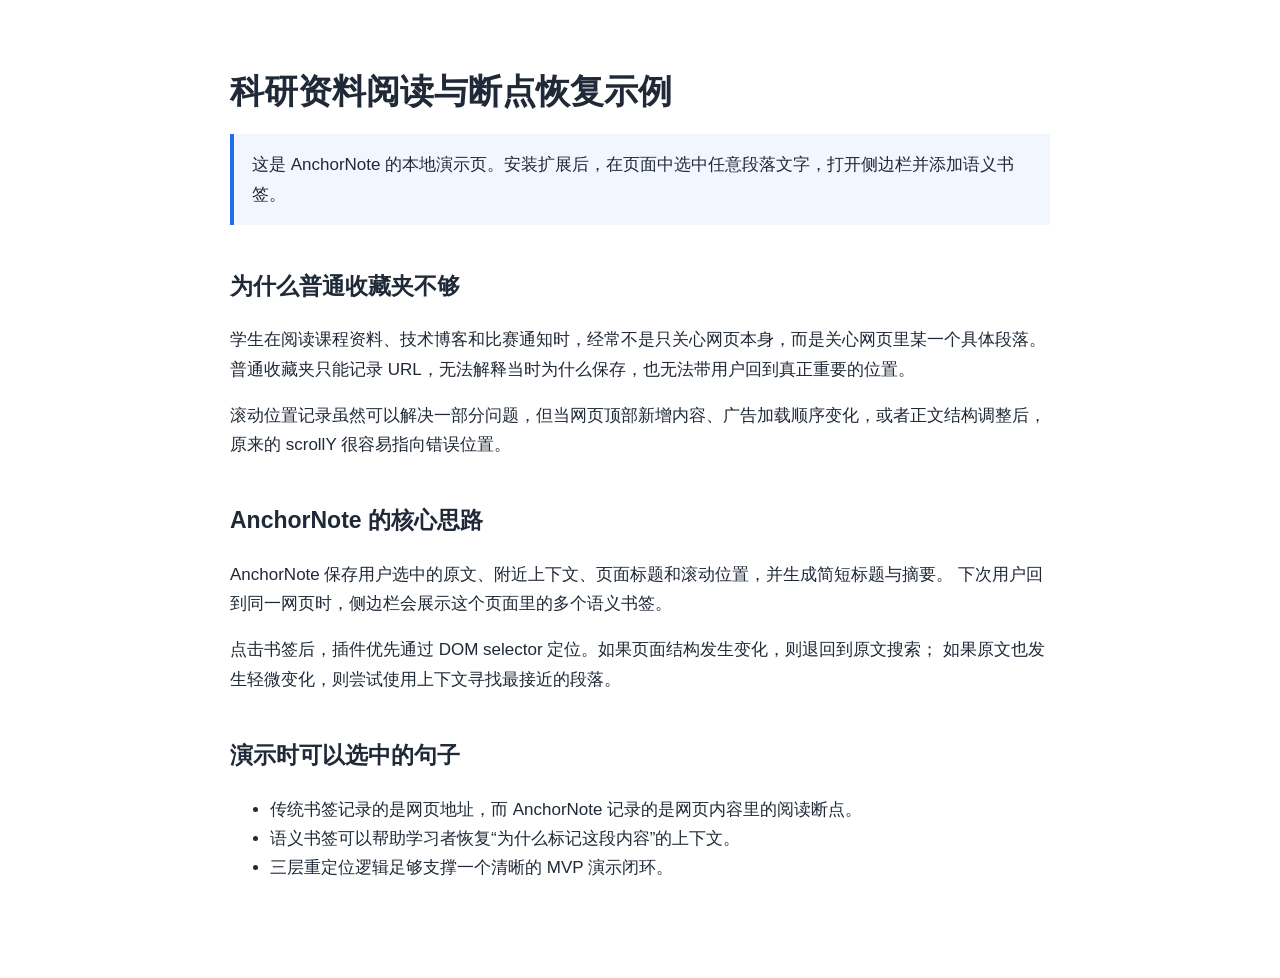
<file: pages/reading-demo.html>
<!doctype html>
<html lang="zh-CN">
  <head>
    <meta charset="utf-8" />
    <meta name="viewport" content="width=device-width, initial-scale=1" />
    <title>AnchorNote 演示阅读页</title>
    <style>
      body {
        margin: 0;
        color: #1f2937;
        font-family: -apple-system, BlinkMacSystemFont, "Segoe UI", sans-serif;
        line-height: 1.72;
      }

      main {
        max-width: 820px;
        margin: 0 auto;
        padding: 48px 22px 80px;
      }

      h1 {
        font-size: 34px;
        line-height: 1.2;
      }

      h2 {
        margin-top: 42px;
        font-size: 23px;
      }

      p,
      li {
        font-size: 17px;
      }

      .notice {
        padding: 16px 18px;
        border-left: 4px solid #1f6feb;
        background: #f2f6ff;
      }
    </style>
  </head>
  <body>
    <main>
      <h1>科研资料阅读与断点恢复示例</h1>
      <p class="notice">
        这是 AnchorNote 的本地演示页。安装扩展后，在页面中选中任意段落文字，打开侧边栏并添加语义书签。
      </p>

      <h2>为什么普通收藏夹不够</h2>
      <p>
        学生在阅读课程资料、技术博客和比赛通知时，经常不是只关心网页本身，而是关心网页里某一个具体段落。
        普通收藏夹只能记录 URL，无法解释当时为什么保存，也无法带用户回到真正重要的位置。
      </p>
      <p>
        滚动位置记录虽然可以解决一部分问题，但当网页顶部新增内容、广告加载顺序变化，或者正文结构调整后，原来的
        scrollY 很容易指向错误位置。
      </p>

      <h2>AnchorNote 的核心思路</h2>
      <p>
        AnchorNote 保存用户选中的原文、附近上下文、页面标题和滚动位置，并生成简短标题与摘要。
        下次用户回到同一网页时，侧边栏会展示这个页面里的多个语义书签。
      </p>
      <p>
        点击书签后，插件优先通过 DOM selector 定位。如果页面结构发生变化，则退回到原文搜索；
        如果原文也发生轻微变化，则尝试使用上下文寻找最接近的段落。
      </p>

      <h2>演示时可以选中的句子</h2>
      <ul>
        <li>传统书签记录的是网页地址，而 AnchorNote 记录的是网页内容里的阅读断点。</li>
        <li>语义书签可以帮助学习者恢复“为什么标记这段内容”的上下文。</li>
        <li>三层重定位逻辑足够支撑一个清晰的 MVP 演示闭环。</li>
      </ul>
    </main>
  </body>
</html>
</file>
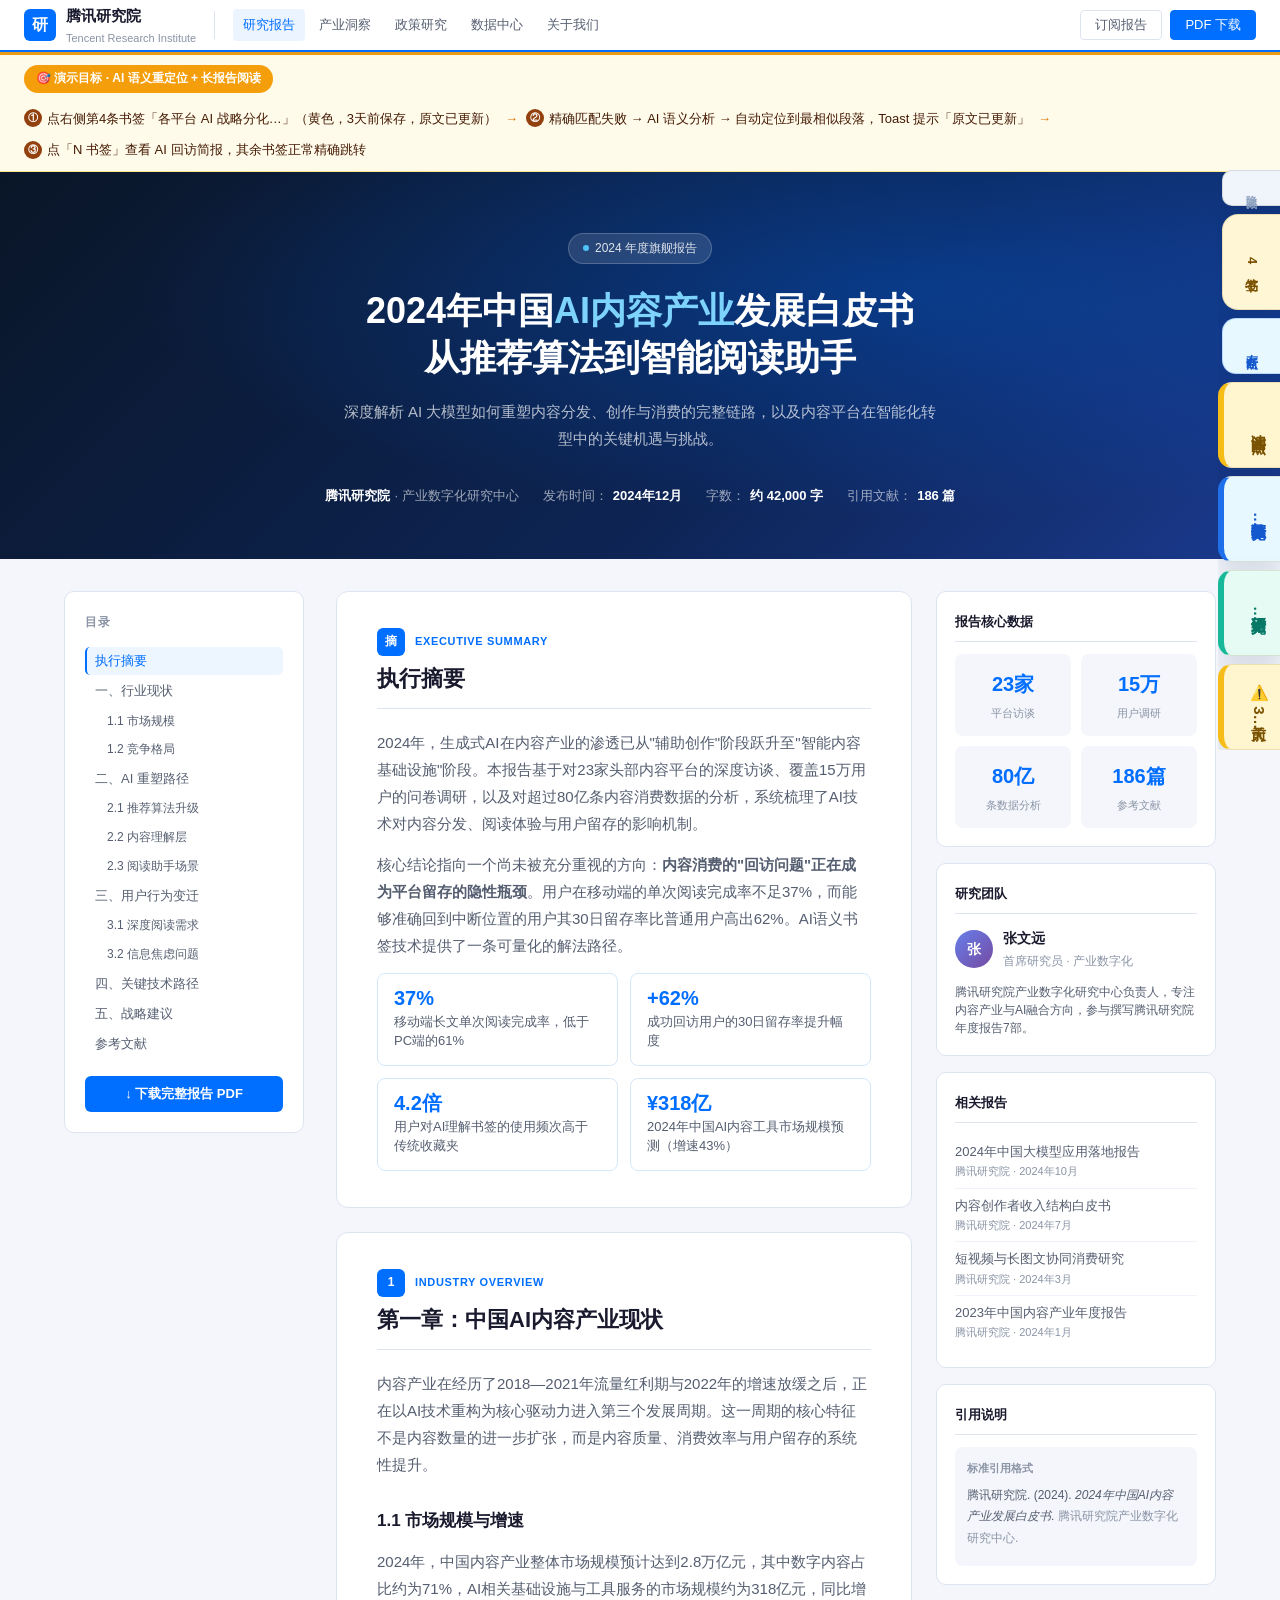
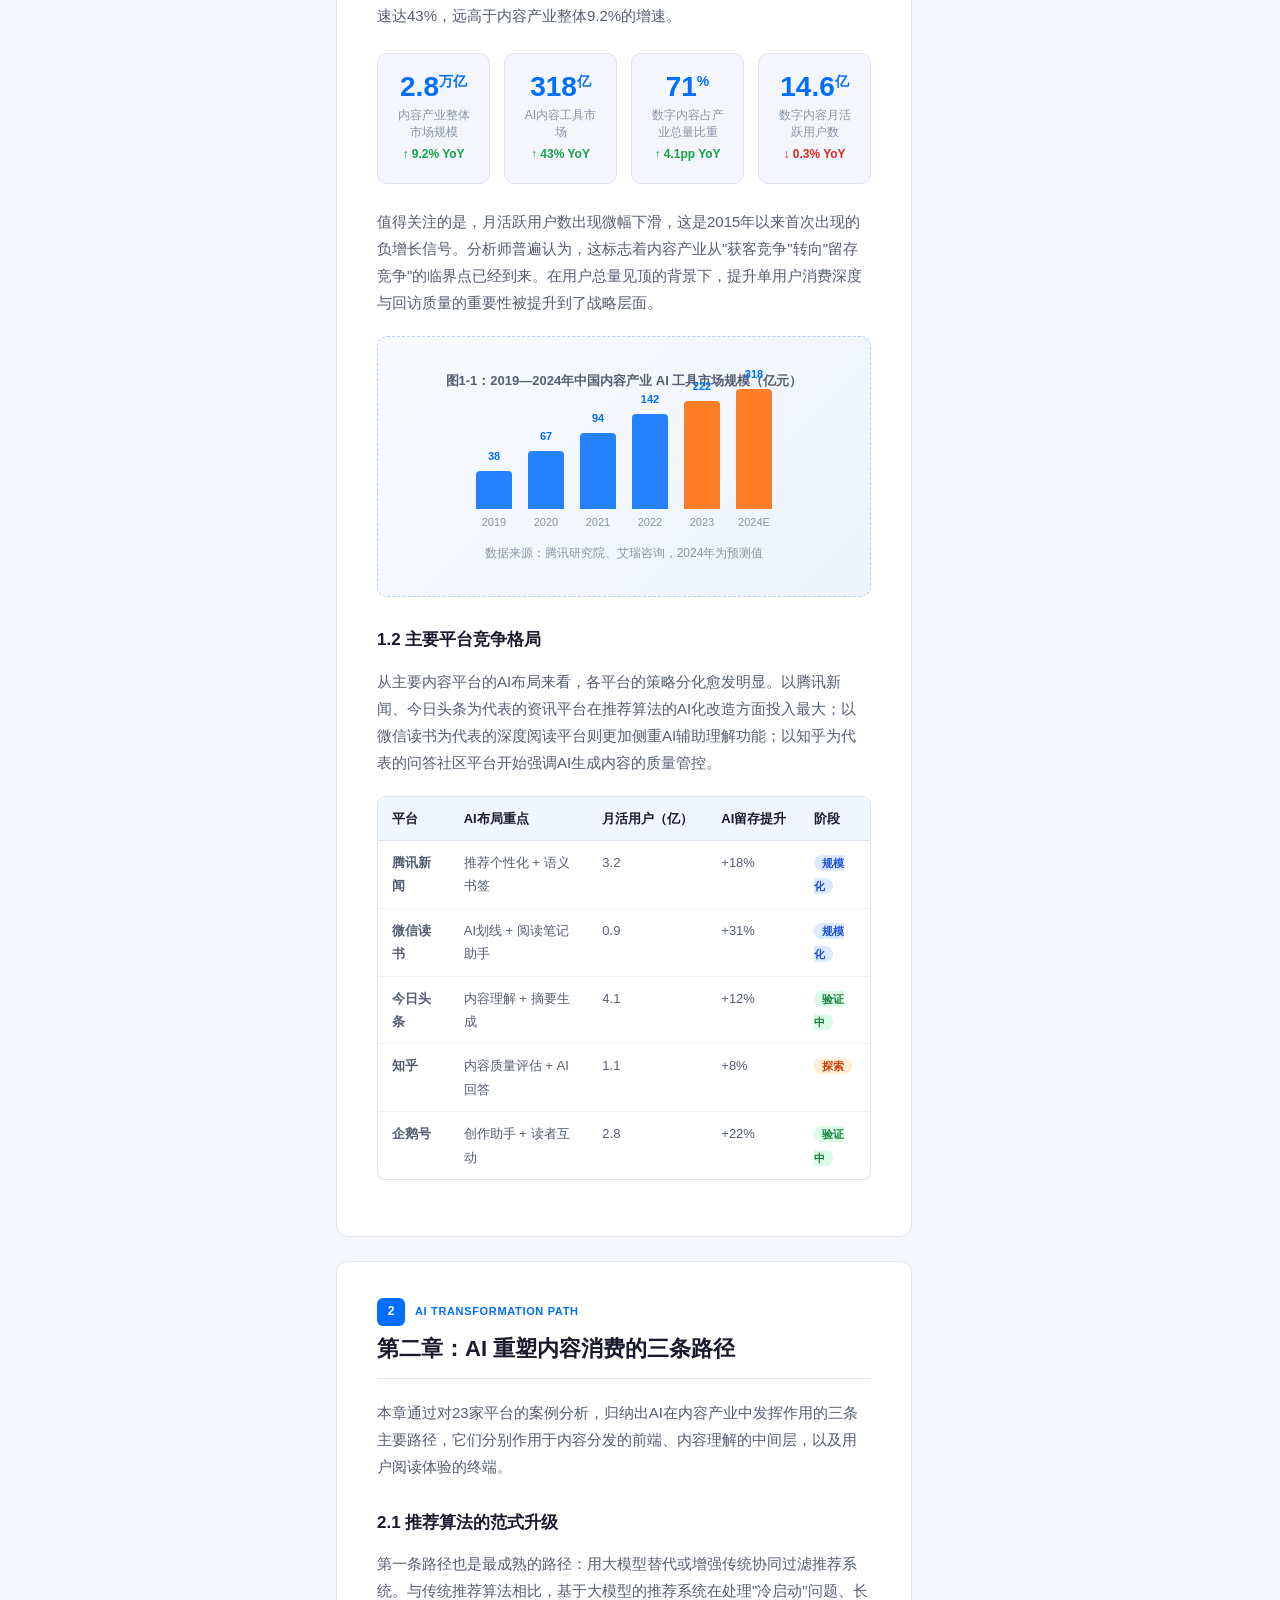
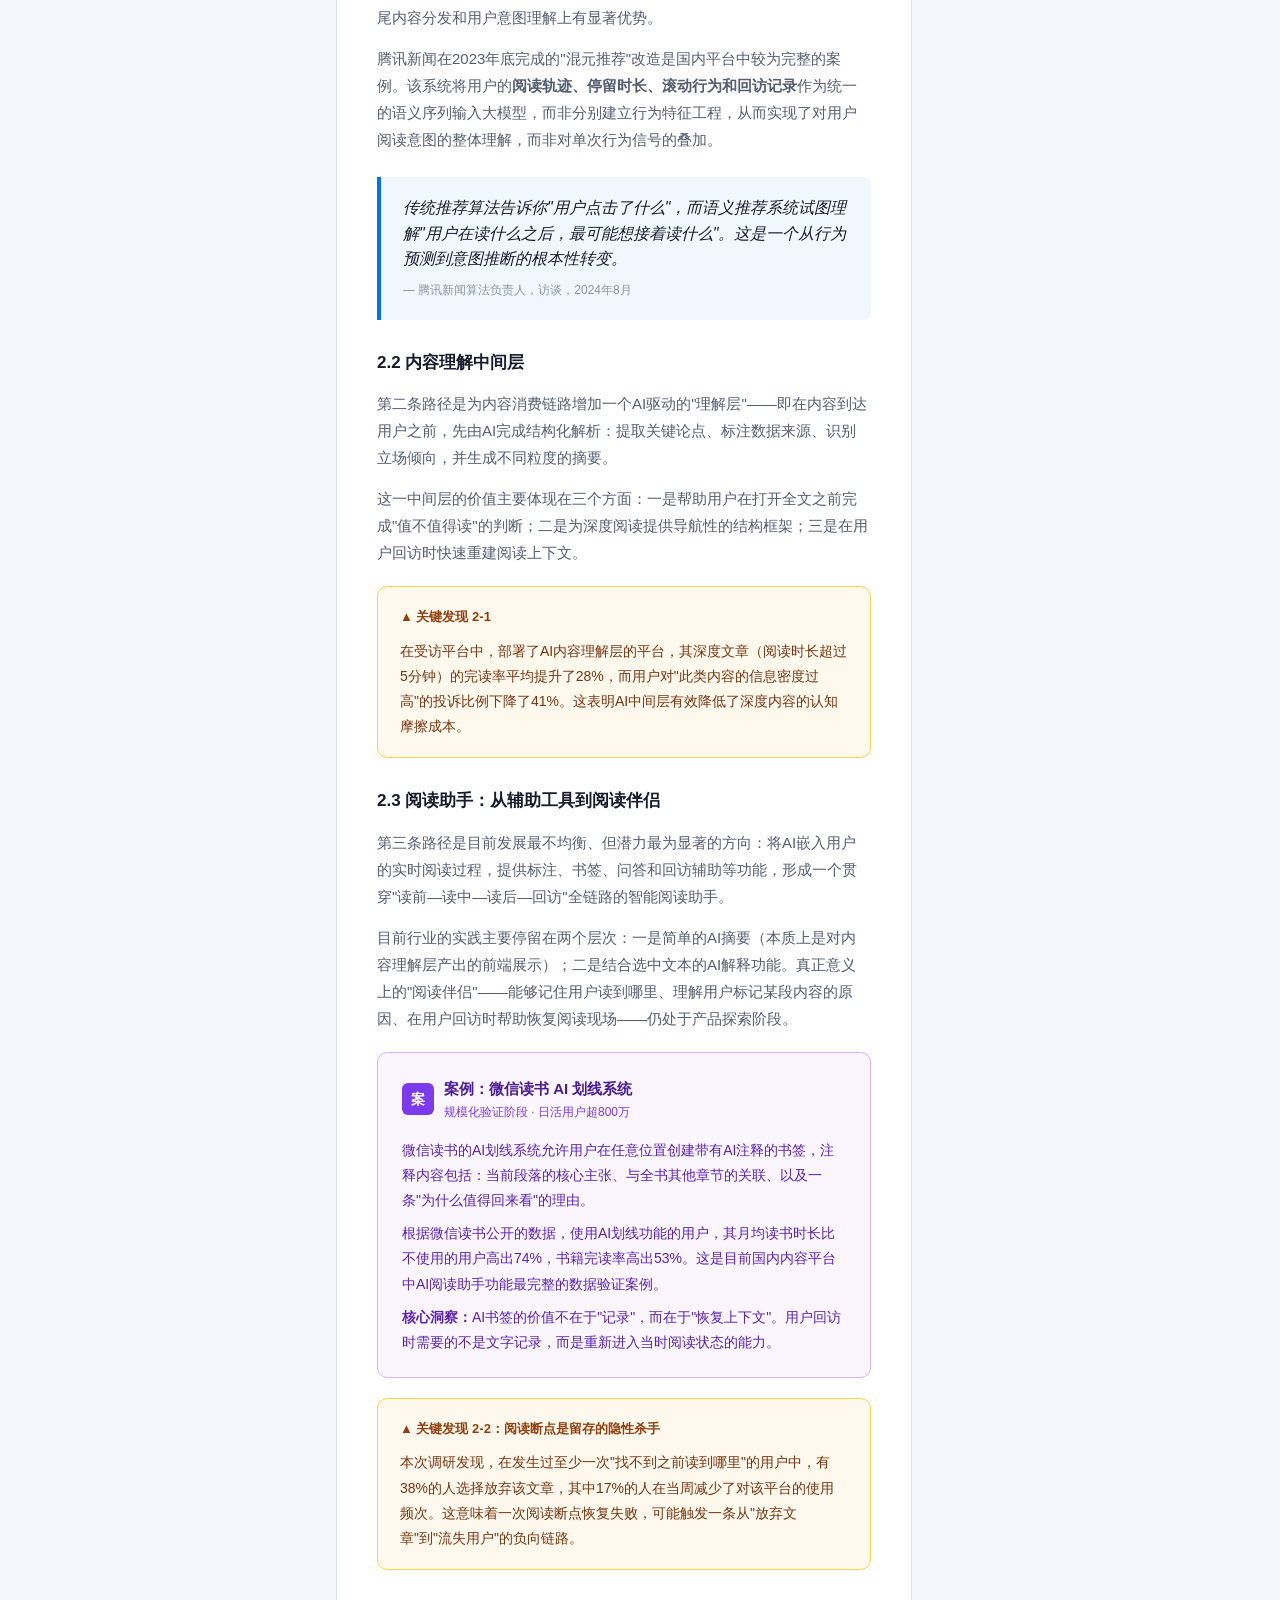
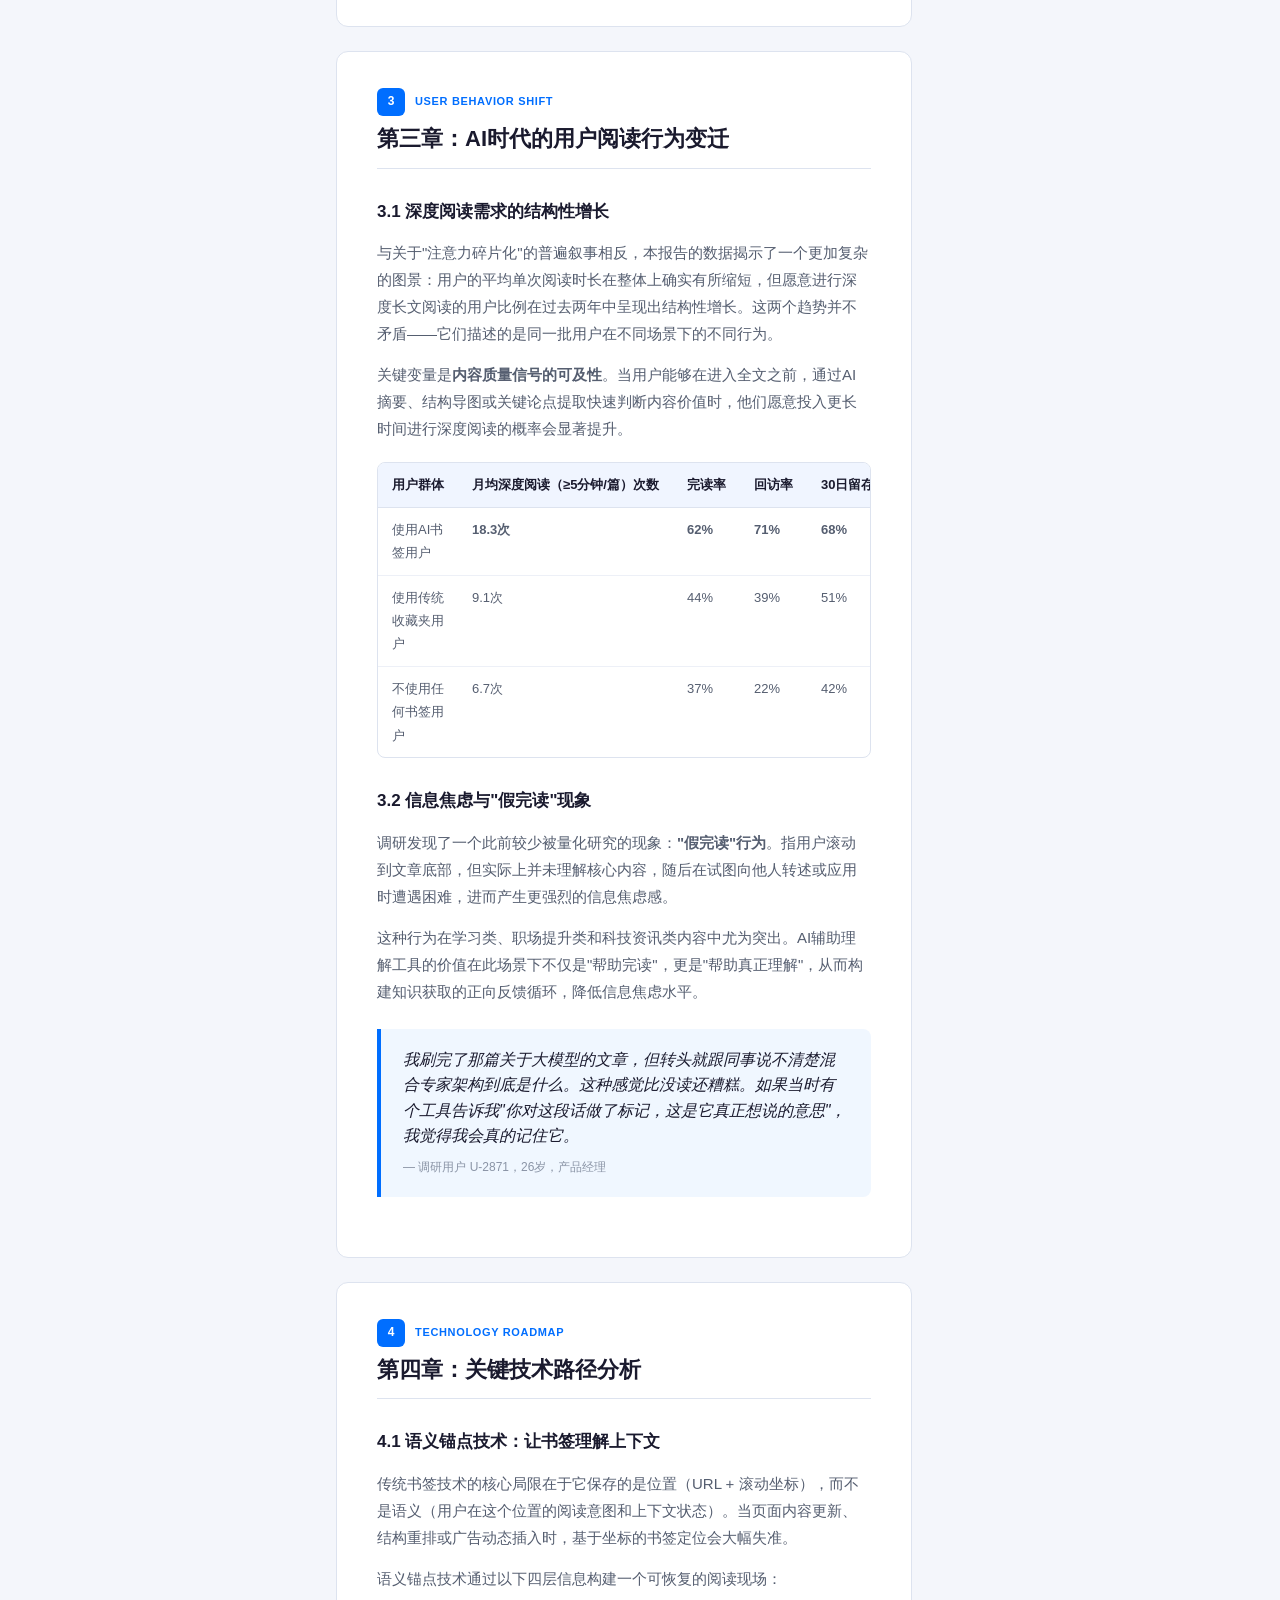
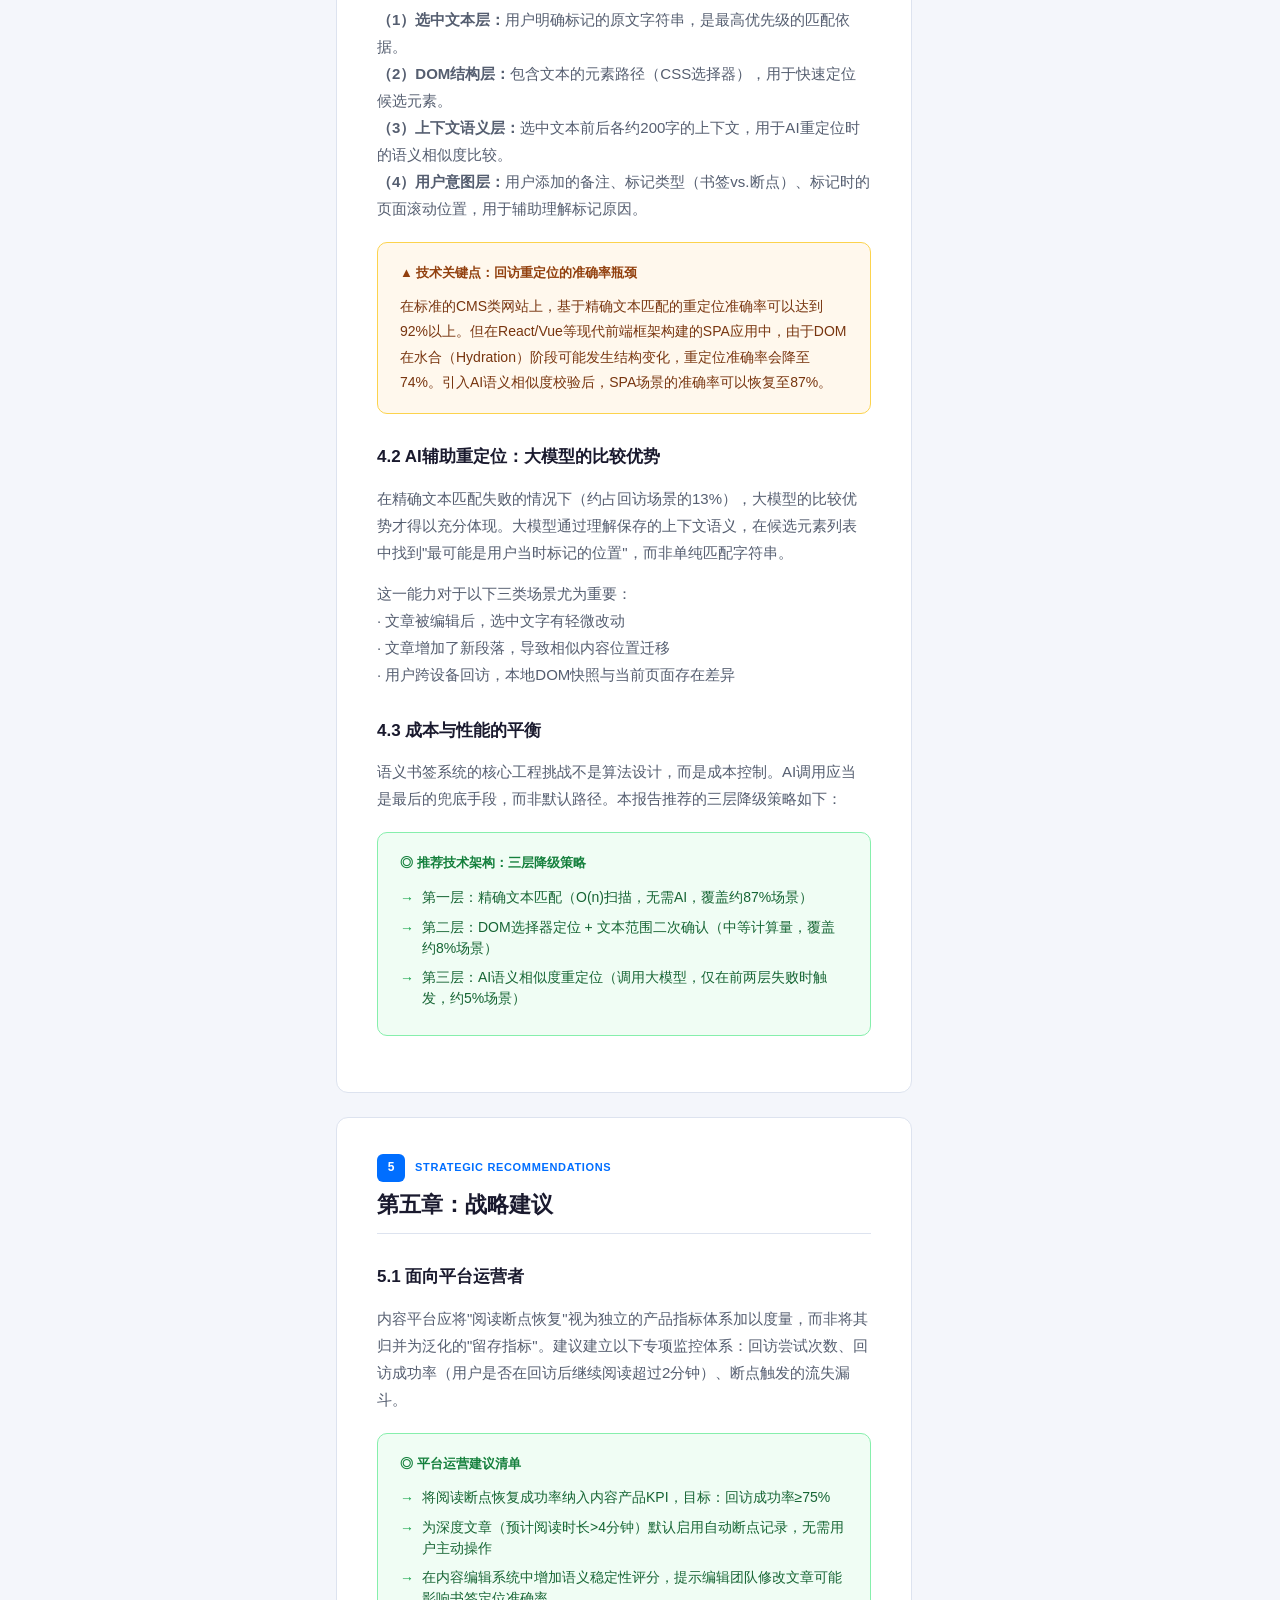
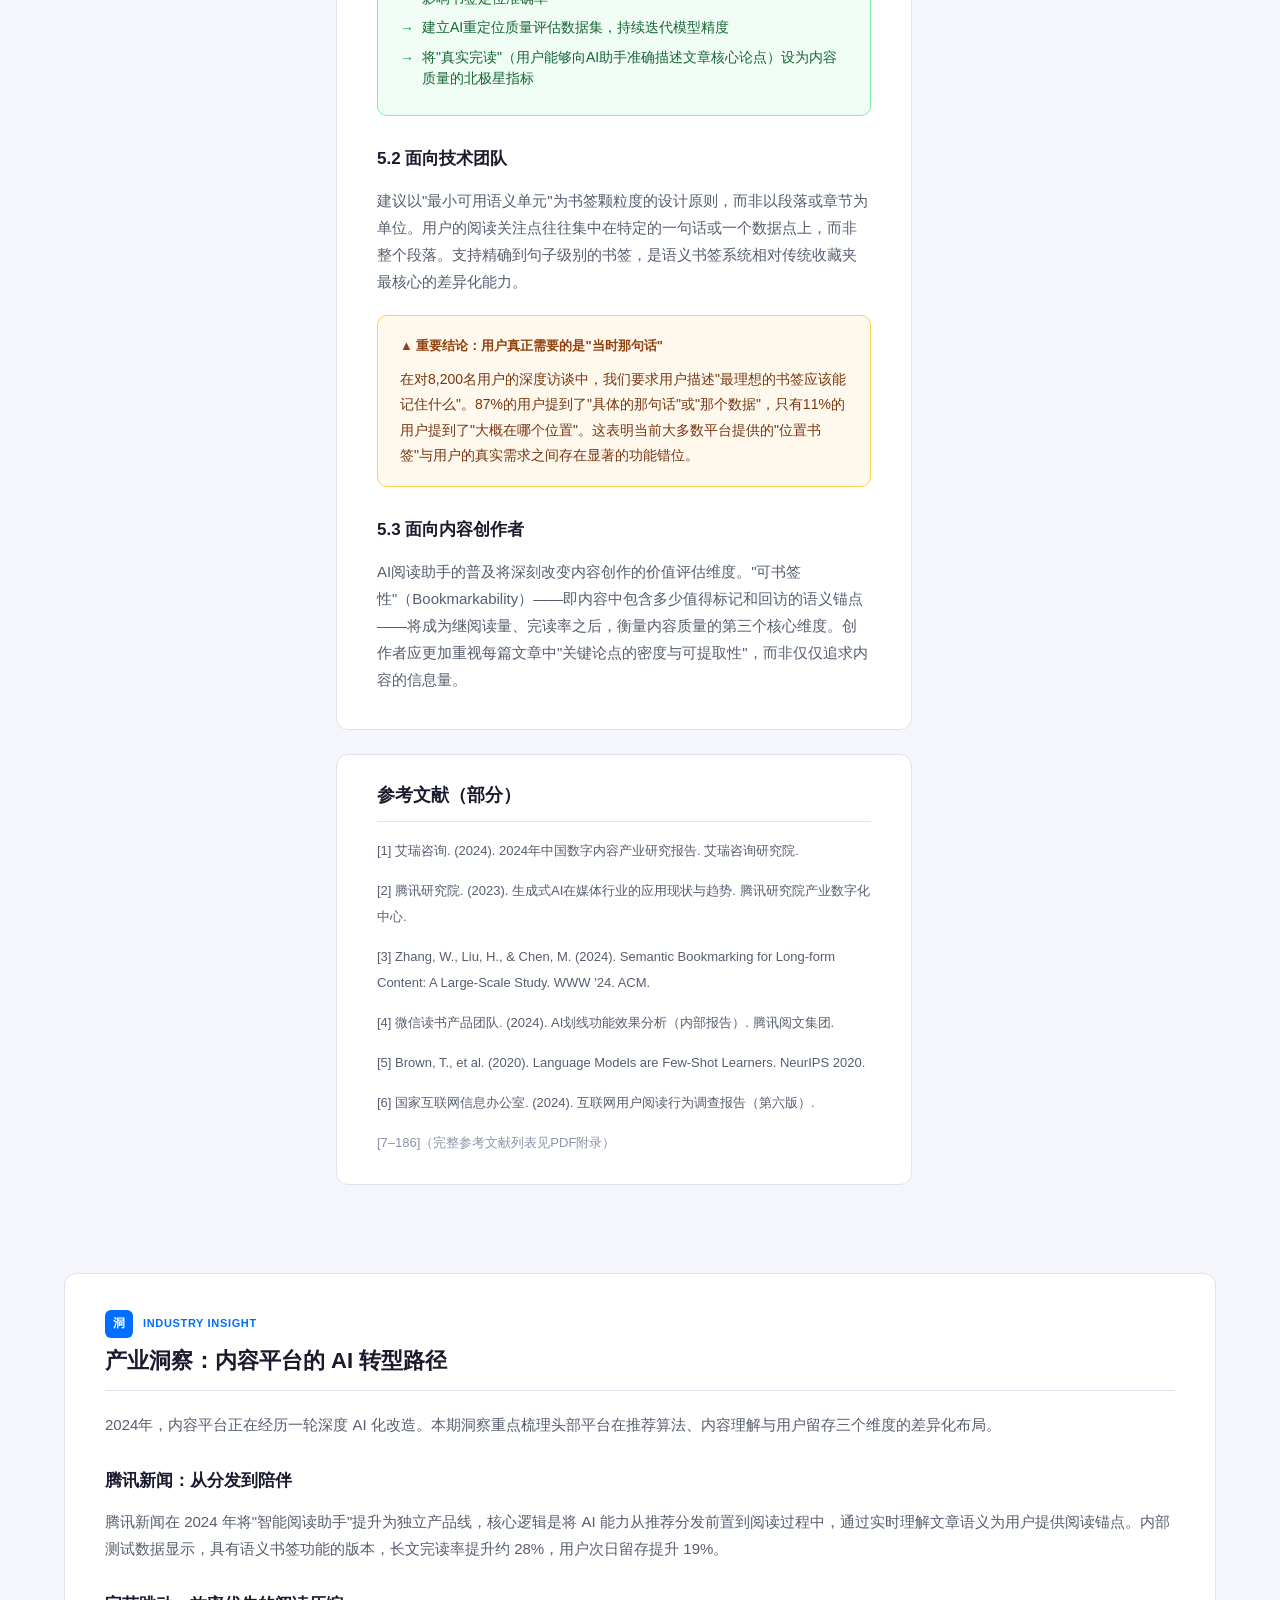
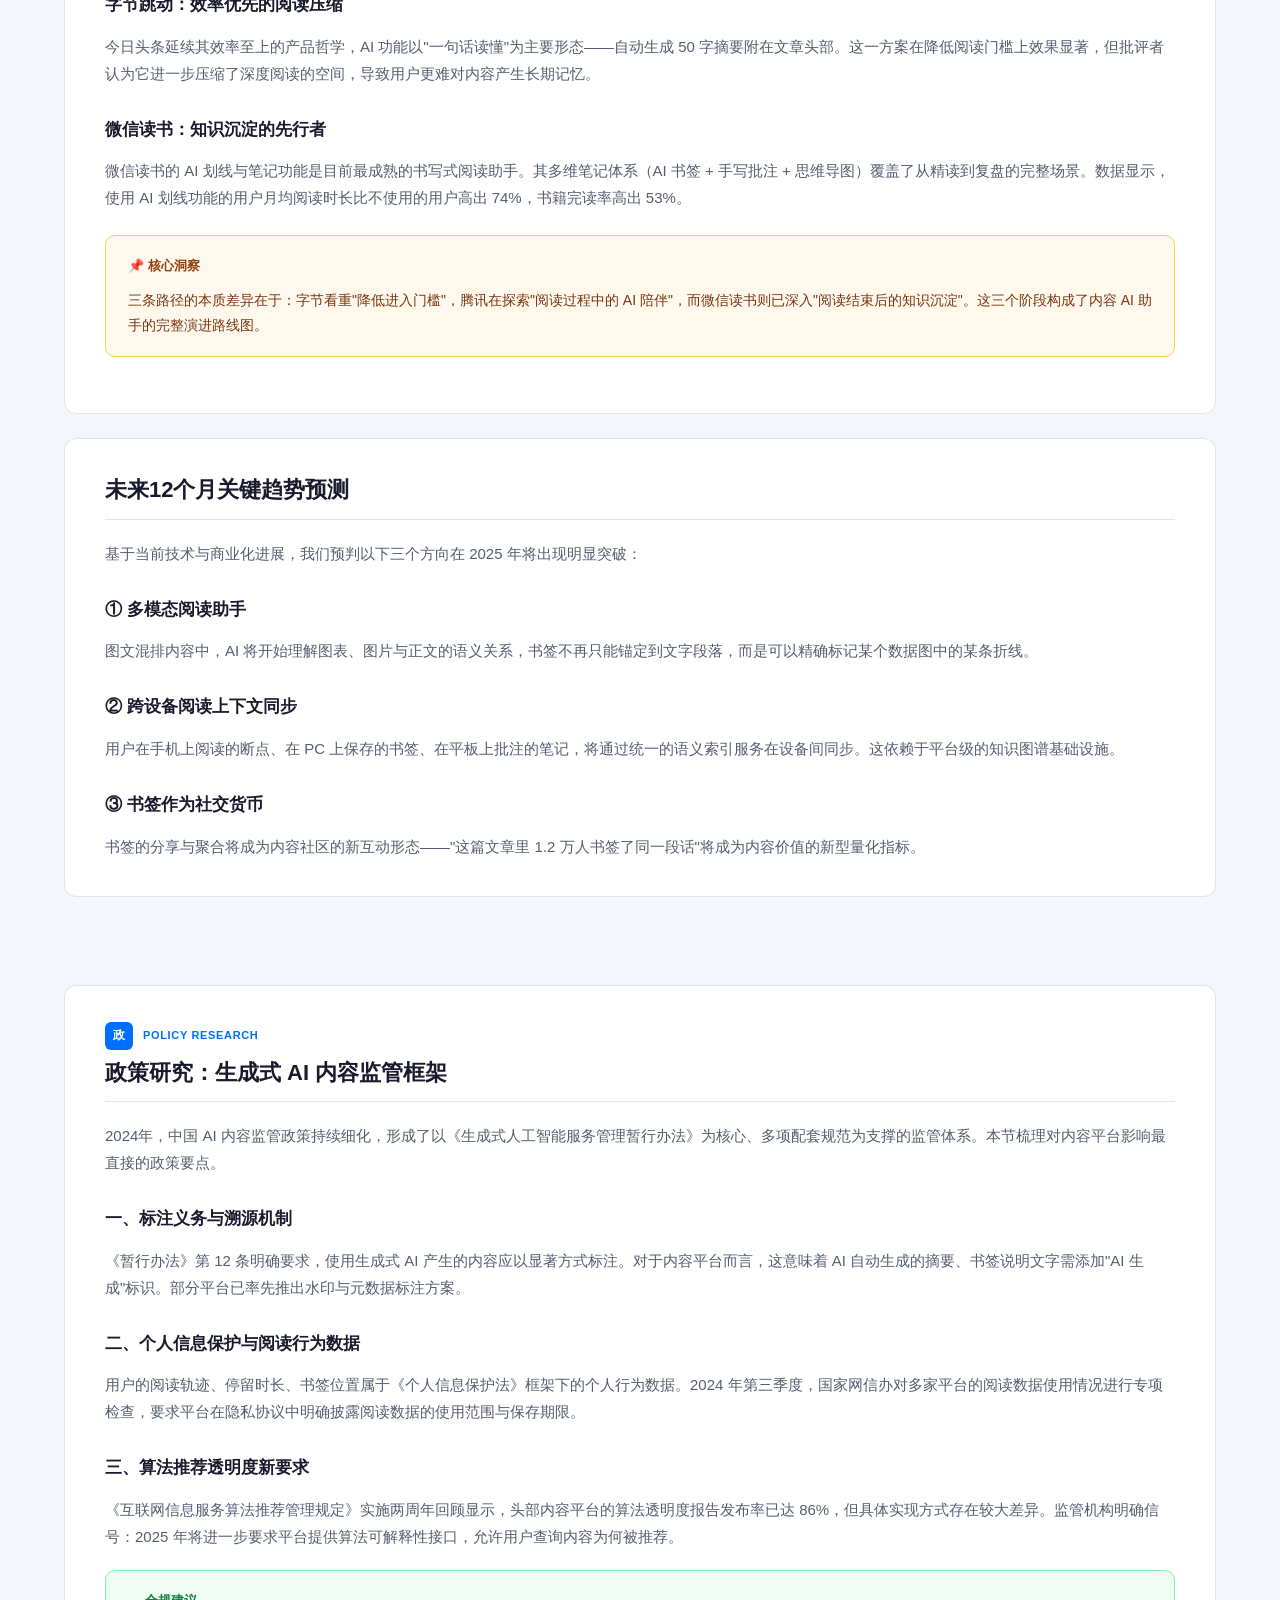
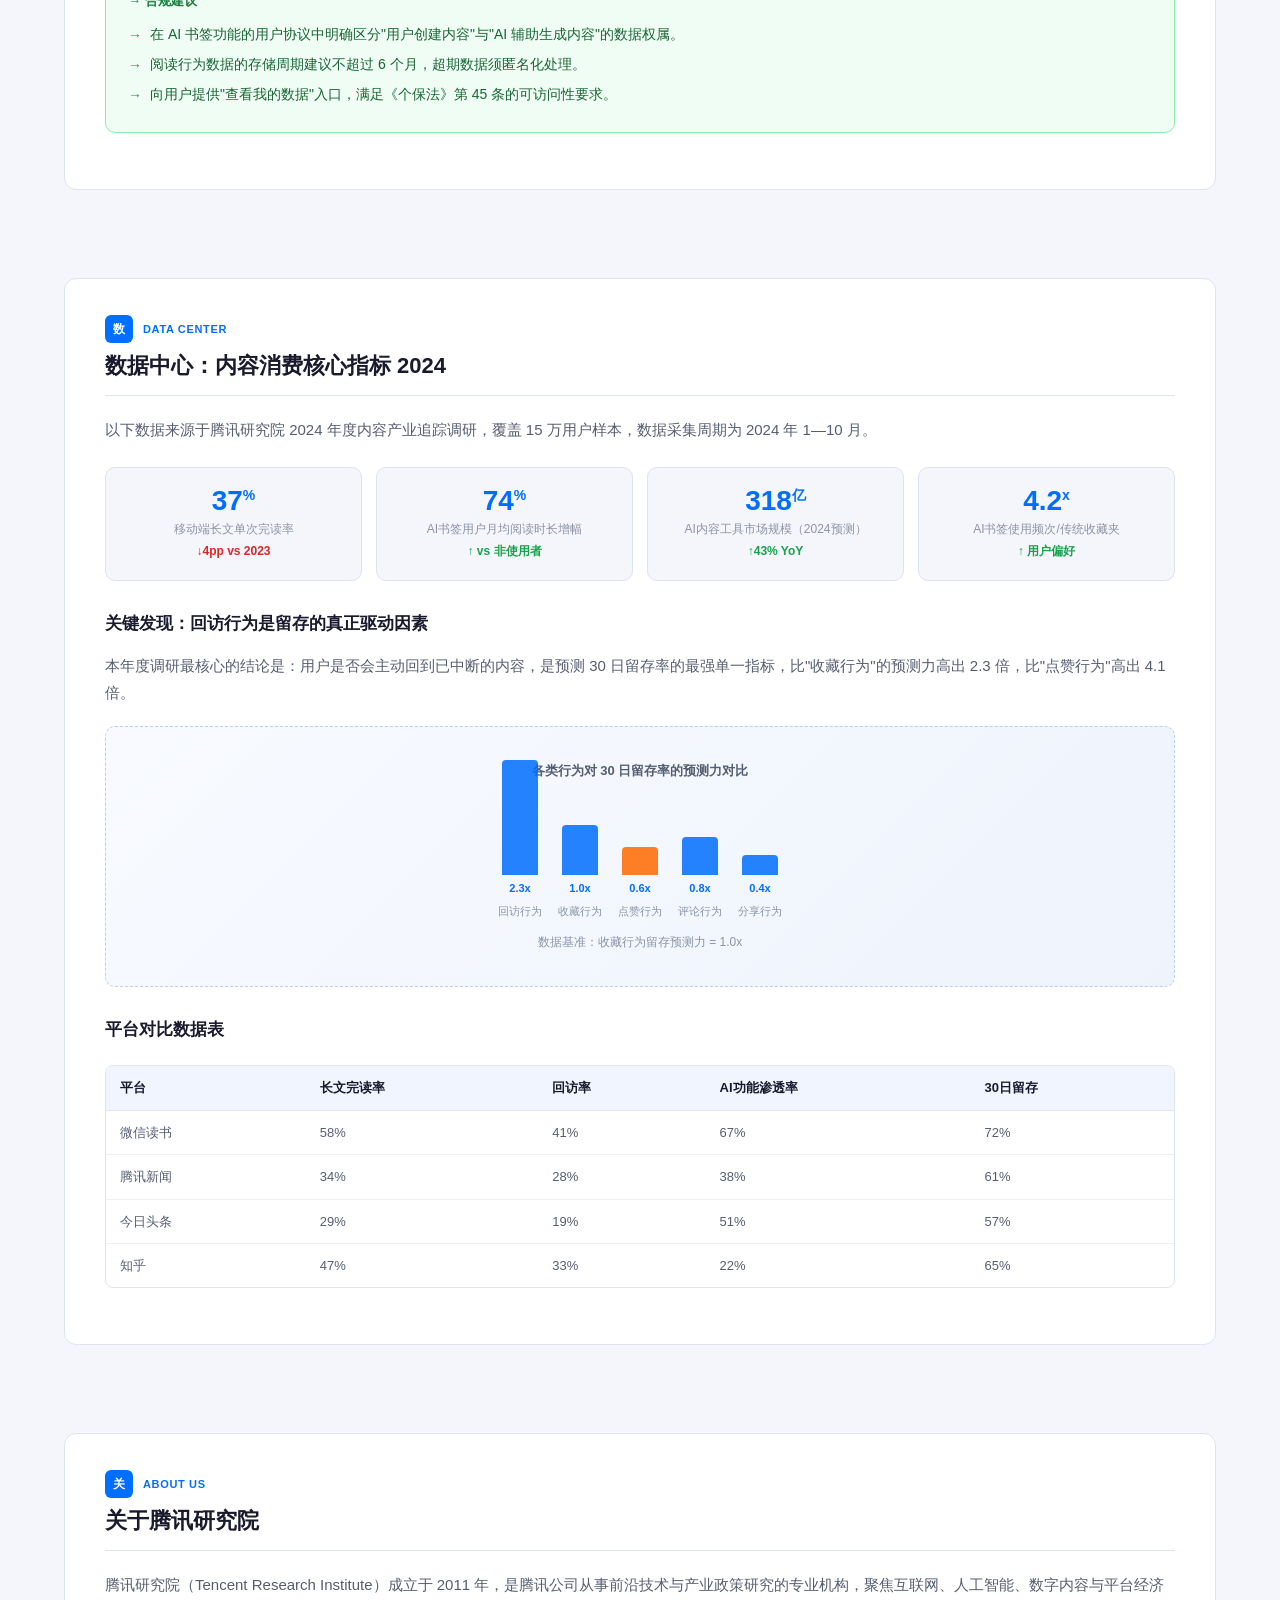
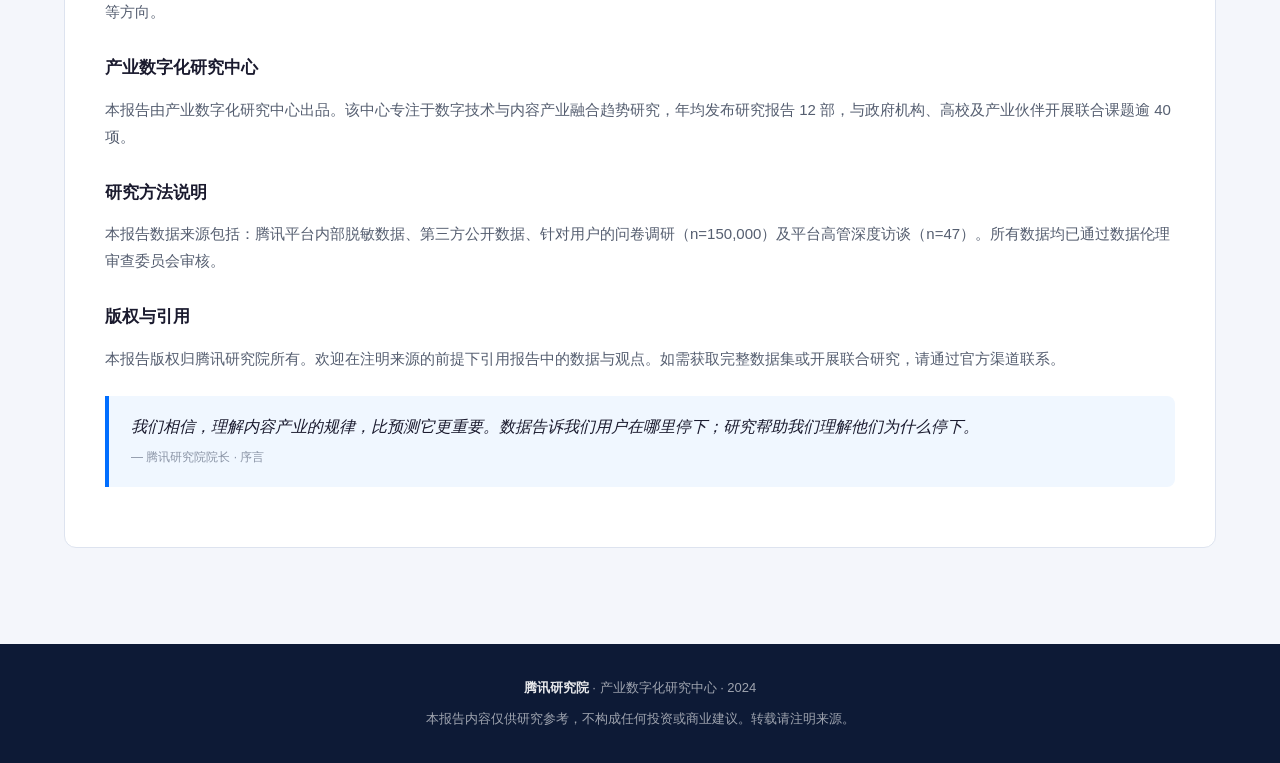
<file: pages/research-report.html>
<!DOCTYPE html>
<html lang="zh-CN">
<head>
<meta charset="utf-8" />
<meta name="viewport" content="width=device-width, initial-scale=1" />
<title>2024年中国AI内容产业发展白皮书 — 腾讯研究院</title>
<style>
*, *::before, *::after { box-sizing: border-box; margin: 0; padding: 0; }
:root {
  --brand: #006EFF;
  --brand-dark: #0052CC;
  --accent: #FF6900;
  --text: #1a1a2e;
  --sub: #555e70;
  --muted: #8a94a6;
  --border: #dde3ef;
  --bg: #f4f6fb;
  --card: #fff;
  --toc-w: 240px;
  --content-max: 780px;
}
body { font-family: "PingFang SC", "Noto Sans SC", "Microsoft YaHei", sans-serif; background: var(--bg); color: var(--text); font-size: 15px; line-height: 1.8; }

/* ── Top bar ── */
.topbar { background: #fff; border-bottom: 2px solid var(--brand); position: sticky; top: 0; z-index: 100; display: flex; align-items: center; gap: 0; height: 52px; padding: 0 24px; box-shadow: 0 1px 6px rgba(0,110,255,.1); }
.topbar-logo { display: flex; align-items: center; gap: 10px; text-decoration: none; flex-shrink: 0; }
.topbar-logo .mark { width: 32px; height: 32px; background: var(--brand); border-radius: 6px; display: flex; align-items: center; justify-content: center; color: #fff; font-weight: 900; font-size: 16px; }
.topbar-logo .name { font-size: 15px; font-weight: 700; color: var(--text); }
.topbar-logo .sub { font-size: 11px; color: var(--muted); }
.topbar-divider { width: 1px; height: 28px; background: var(--border); margin: 0 18px; }
.topbar-nav { display: flex; gap: 4px; }
.topbar-nav a { font-size: 13px; color: var(--sub); text-decoration: none; padding: 4px 10px; border-radius: 4px; transition: background .15s; }
.topbar-nav a:hover, .topbar-nav a.active { background: rgba(0,110,255,.08); color: var(--brand); }
.topbar-actions { margin-left: auto; display: flex; gap: 8px; }
.topbar-btn { font-size: 13px; padding: 5px 14px; border-radius: 4px; border: 1px solid var(--border); background: #fff; color: var(--sub); cursor: pointer; }
.topbar-btn.primary { background: var(--brand); color: #fff; border-color: var(--brand); }
.read-progress { position: fixed; top: 52px; left: 0; width: 0; height: 3px; background: var(--brand); z-index: 99; transition: width .1s; }

/* ── Hero ── */
.report-hero { background: linear-gradient(135deg, #0a1628 0%, #0d2454 60%, #1a3a8f 100%); color: #fff; padding: 60px 24px 52px; text-align: center; position: relative; overflow: hidden; }
.report-hero::before { content: ''; position: absolute; inset: 0; background: radial-gradient(ellipse at 70% 30%, rgba(0,110,255,.3) 0%, transparent 60%); }
.report-hero-inner { position: relative; max-width: 820px; margin: 0 auto; }
.report-badge { display: inline-flex; align-items: center; gap: 6px; background: rgba(255,255,255,.12); border: 1px solid rgba(255,255,255,.2); border-radius: 20px; padding: 4px 14px; font-size: 12px; color: rgba(255,255,255,.85); margin-bottom: 24px; }
.report-badge .dot { width: 6px; height: 6px; background: #4fc3f7; border-radius: 50%; }
.report-hero h1 { font-size: clamp(22px, 4vw, 36px); font-weight: 800; line-height: 1.3; margin-bottom: 16px; }
.report-hero h1 em { font-style: normal; color: #7dd3fc; }
.report-desc { font-size: 15px; color: rgba(255,255,255,.7); max-width: 600px; margin: 0 auto 32px; }
.report-meta { display: flex; justify-content: center; flex-wrap: wrap; gap: 24px; font-size: 13px; color: rgba(255,255,255,.6); }
.report-meta span { display: flex; align-items: center; gap: 5px; }
.report-meta strong { color: #fff; }

/* ── Layout ── */
.page-body { display: flex; max-width: 1200px; margin: 0 auto; gap: 0; padding: 32px 24px; align-items: flex-start; }
.toc-aside { width: var(--toc-w); flex-shrink: 0; position: sticky; top: 70px; margin-right: 32px; }
.toc-card { background: var(--card); border-radius: 10px; border: 1px solid var(--border); padding: 20px; }
.toc-title { font-size: 12px; font-weight: 700; text-transform: uppercase; letter-spacing: .08em; color: var(--muted); margin-bottom: 14px; }
.toc-list { list-style: none; }
.toc-list li { margin-bottom: 2px; }
.toc-list a { display: block; font-size: 13px; color: var(--sub); text-decoration: none; padding: 5px 8px; border-radius: 5px; border-left: 2px solid transparent; transition: all .15s; line-height: 1.4; }
.toc-list a:hover { background: rgba(0,110,255,.05); color: var(--brand); }
.toc-list a.active { background: rgba(0,110,255,.07); color: var(--brand); border-left-color: var(--brand); }
.toc-list li.toc-h3 a { padding-left: 20px; font-size: 12px; }
.toc-download { margin-top: 16px; width: 100%; padding: 9px; background: var(--brand); color: #fff; border: none; border-radius: 6px; font-size: 13px; cursor: pointer; font-weight: 600; }

/* ── Article ── */
.article-main { flex: 1; min-width: 0; }
.report-section { background: var(--card); border-radius: 12px; border: 1px solid var(--border); padding: 36px 40px; margin-bottom: 24px; }
.section-label { display: flex; align-items: center; gap: 10px; margin-bottom: 8px; }
.section-num { width: 28px; height: 28px; background: var(--brand); border-radius: 6px; display: flex; align-items: center; justify-content: center; color: #fff; font-size: 12px; font-weight: 800; flex-shrink: 0; }
.section-tag { font-size: 11px; color: var(--brand); font-weight: 700; text-transform: uppercase; letter-spacing: .06em; }
.report-section h2 { font-size: 22px; font-weight: 800; color: var(--text); margin-bottom: 20px; line-height: 1.35; padding-bottom: 14px; border-bottom: 1px solid var(--border); }
.report-section h3 { font-size: 17px; font-weight: 700; color: var(--text); margin: 28px 0 12px; }
.report-section p { color: var(--sub); margin-bottom: 14px; }
.report-section p:last-child { margin-bottom: 0; }

/* Exec summary */
.exec-summary { background: linear-gradient(135deg, #f0f7ff 0%, #e8f4fd 100%); border: 1px solid #c5ddf7; border-radius: 10px; padding: 24px 28px; margin-bottom: 24px; }
.exec-summary .es-title { font-size: 13px; font-weight: 700; color: var(--brand); margin-bottom: 14px; text-transform: uppercase; letter-spacing: .05em; }
.exec-points { display: grid; grid-template-columns: 1fr 1fr; gap: 12px; }
.exec-point { background: #fff; border-radius: 8px; padding: 14px 16px; border: 1px solid #d4e8fb; }
.exec-point .ep-num { font-size: 20px; font-weight: 900; color: var(--brand); line-height: 1; }
.exec-point .ep-text { font-size: 13px; color: var(--sub); margin-top: 4px; line-height: 1.5; }

/* Data cards row */
.data-row { display: grid; grid-template-columns: repeat(4, 1fr); gap: 14px; margin: 24px 0; }
.data-card { background: var(--bg); border-radius: 10px; padding: 18px 16px; text-align: center; border: 1px solid var(--border); }
.data-card .dc-value { font-size: 28px; font-weight: 900; color: var(--brand); line-height: 1.1; }
.data-card .dc-value sup { font-size: 14px; }
.data-card .dc-label { font-size: 12px; color: var(--muted); margin-top: 4px; line-height: 1.4; }
.data-card .dc-change { font-size: 12px; color: #16a34a; font-weight: 600; margin-top: 3px; }
.data-card .dc-change.down { color: #dc2626; }

/* Chart placeholder */
.chart-box { background: linear-gradient(135deg, #f8faff 0%, #eef3fc 100%); border: 1px dashed #b8cff0; border-radius: 10px; padding: 32px 24px; text-align: center; margin: 20px 0; }
.chart-box .cb-title { font-size: 13px; font-weight: 700; color: var(--sub); margin-bottom: 20px; }
.chart-bars { display: flex; align-items: flex-end; justify-content: center; gap: 16px; height: 120px; margin-bottom: 10px; }
.bar-item { display: flex; flex-direction: column; align-items: center; gap: 4px; }
.bar { width: 36px; background: var(--brand); border-radius: 4px 4px 0 0; opacity: .85; }
.bar.accent { background: var(--accent); }
.bar-label { font-size: 11px; color: var(--muted); }
.bar-val { font-size: 11px; font-weight: 700; color: var(--brand); }
.chart-note { font-size: 12px; color: var(--muted); }

/* Table */
.data-table-wrap { overflow-x: auto; margin: 20px 0; border-radius: 8px; border: 1px solid var(--border); }
.data-table { width: 100%; border-collapse: collapse; font-size: 13px; }
.data-table th { background: #f0f5ff; padding: 10px 14px; text-align: left; font-weight: 700; color: var(--text); border-bottom: 1px solid var(--border); white-space: nowrap; }
.data-table td { padding: 10px 14px; color: var(--sub); border-bottom: 1px solid #edf0f7; vertical-align: top; }
.data-table tr:last-child td { border-bottom: none; }
.data-table tr:hover td { background: #f8faff; }
.badge-cell { display: inline-flex; align-items: center; }
.badge { font-size: 11px; padding: 2px 8px; border-radius: 10px; font-weight: 600; }
.badge-blue { background: #dbeafe; color: #1d4ed8; }
.badge-green { background: #dcfce7; color: #15803d; }
.badge-orange { background: #ffedd5; color: #c2410c; }

/* Pull quote */
.pull-quote { border-left: 4px solid var(--brand); background: #f0f7ff; padding: 18px 22px; border-radius: 0 8px 8px 0; margin: 24px 0; }
.pull-quote blockquote { font-size: 16px; font-style: italic; color: var(--text); line-height: 1.6; font-weight: 500; }
.pull-quote cite { display: block; font-size: 12px; color: var(--muted); margin-top: 8px; font-style: normal; }

/* Finding box */
.finding-box { background: #fff8ed; border: 1px solid #fcd34d; border-radius: 10px; padding: 18px 22px; margin: 20px 0; }
.finding-box .fb-head { display: flex; align-items: center; gap: 8px; font-size: 13px; font-weight: 700; color: #92400e; margin-bottom: 10px; }
.finding-box p { font-size: 14px; color: #78350f; margin: 0; }

/* Recommendation box */
.rec-box { background: #f0fdf4; border: 1px solid #86efac; border-radius: 10px; padding: 18px 22px; margin: 20px 0; }
.rec-box .rb-head { display: flex; align-items: center; gap: 8px; font-size: 13px; font-weight: 700; color: #15803d; margin-bottom: 12px; }
.rec-list { list-style: none; }
.rec-list li { display: flex; align-items: flex-start; gap: 8px; font-size: 14px; color: #166534; margin-bottom: 8px; line-height: 1.5; }
.rec-list li::before { content: '→'; color: #16a34a; font-weight: 700; flex-shrink: 0; margin-top: 1px; }

/* Case study */
.case-study { background: #faf5ff; border: 1px solid #d8b4fe; border-radius: 10px; padding: 22px 24px; margin: 20px 0; }
.case-study .cs-head { display: flex; align-items: center; gap: 10px; margin-bottom: 14px; }
.case-study .cs-icon { width: 32px; height: 32px; background: #7c3aed; border-radius: 6px; display: flex; align-items: center; justify-content: center; color: #fff; font-size: 14px; font-weight: 800; }
.case-study .cs-title { font-size: 15px; font-weight: 700; color: #4c1d95; }
.case-study .cs-sub { font-size: 12px; color: #7c3aed; }
.case-study p { font-size: 14px; color: #5b21b6; margin-bottom: 8px; }

/* Sidebar */
.sidebar { width: 280px; flex-shrink: 0; margin-left: 24px; position: sticky; top: 70px; display: flex; flex-direction: column; gap: 16px; }
.side-card { background: var(--card); border: 1px solid var(--border); border-radius: 10px; padding: 18px; }
.side-card h4 { font-size: 13px; font-weight: 700; color: var(--text); margin-bottom: 12px; padding-bottom: 8px; border-bottom: 1px solid var(--border); }
.side-report-list { list-style: none; }
.side-report-list li { padding: 8px 0; border-bottom: 1px solid #f0f3f9; font-size: 13px; color: var(--sub); line-height: 1.4; }
.side-report-list li:last-child { border-bottom: none; }
.side-report-list span { display: block; font-size: 11px; color: var(--muted); margin-top: 3px; }
.side-stat { display: grid; grid-template-columns: 1fr 1fr; gap: 10px; }
.stat-item { text-align: center; padding: 12px 8px; background: var(--bg); border-radius: 8px; }
.stat-item .sv { font-size: 20px; font-weight: 900; color: var(--brand); }
.stat-item .sl { font-size: 11px; color: var(--muted); margin-top: 2px; }
.author-box { display: flex; align-items: center; gap: 10px; margin-bottom: 10px; }
.author-avatar { width: 38px; height: 38px; background: linear-gradient(135deg, #667eea, #764ba2); border-radius: 50%; display: flex; align-items: center; justify-content: center; color: #fff; font-weight: 700; font-size: 14px; }
.author-info .name { font-size: 14px; font-weight: 700; }
.author-info .role { font-size: 12px; color: var(--muted); }
.author-bio { font-size: 12px; color: var(--sub); line-height: 1.5; }
.cite-block { background: var(--bg); border-radius: 8px; padding: 12px; margin-top: 10px; }
.cite-block .cb-label { font-size: 11px; color: var(--muted); margin-bottom: 6px; font-weight: 600; }
.cite-block .cite-item { font-size: 12px; color: var(--sub); margin-bottom: 4px; }
.cite-block .cite-item span { color: var(--muted); }

/* Chapter divider */
.chapter-div { display: flex; align-items: center; gap: 14px; margin: 8px 0 24px; }
.chapter-div .cd-line { flex: 1; height: 1px; background: var(--border); }
.chapter-div .cd-label { font-size: 11px; color: var(--muted); white-space: nowrap; font-weight: 600; letter-spacing: .08em; }

/* Footer */
.report-footer { background: #0d1a36; color: rgba(255,255,255,.6); text-align: center; padding: 32px 24px; font-size: 13px; margin-top: 40px; }
.report-footer strong { color: rgba(255,255,255,.9); }
.demo-goal { background:#fffbeb; border-top:3px solid #f59e0b; border-bottom:1px solid #fde68a; padding:10px 24px; display:flex; align-items:center; gap:14px; font-size:13px; color:#451a03; flex-wrap:wrap; position:sticky; top:52px; z-index:99; }
.dg-label { background:#f59e0b; color:#fff; font-weight:700; padding:3px 12px; border-radius:20px; white-space:nowrap; font-size:12px; flex-shrink:0; }
.dg-steps { display:flex; align-items:center; gap:8px; flex-wrap:wrap; }
.dg-step { display:inline-flex; align-items:center; gap:5px; }
.dg-num { background:#92400e; color:#fff; width:18px; height:18px; border-radius:50%; display:inline-flex; align-items:center; justify-content:center; font-size:10px; font-weight:700; flex-shrink:0; }
.dg-arrow { color:#d97706; font-weight:700; }
</style>
</head>
<body>

<div class="read-progress" id="readProgress"></div>

<nav class="topbar">
  <a class="topbar-logo" href="#">
    <div class="mark">研</div>
    <div>
      <div class="name">腾讯研究院</div>
      <div class="sub">Tencent Research Institute</div>
    </div>
  </a>
  <div class="topbar-divider"></div>
  <div class="topbar-nav">
    <a href="#" class="active" data-tab="report">研究报告</a>
    <a href="#" data-tab="insight">产业洞察</a>
    <a href="#" data-tab="policy">政策研究</a>
    <a href="#" data-tab="data">数据中心</a>
    <a href="#" data-tab="about">关于我们</a>
  </div>
  <div class="topbar-actions">
    <button class="topbar-btn">订阅报告</button>
    <button class="topbar-btn primary">PDF 下载</button>
  </div>
</nav>

<div class="demo-goal">
  <span class="dg-label">🎯 演示目标 · AI 语义重定位 + 长报告阅读</span>
  <div class="dg-steps">
    <span class="dg-step"><span class="dg-num">①</span> 点右侧第4条书签「各平台 AI 战略分化…」（黄色，3天前保存，原文已更新）</span>
    <span class="dg-arrow">→</span>
    <span class="dg-step"><span class="dg-num">②</span> 精确匹配失败 → AI 语义分析 → 自动定位到最相似段落，Toast 提示「原文已更新」</span>
    <span class="dg-arrow">→</span>
    <span class="dg-step"><span class="dg-num">③</span> 点「N 书签」查看 AI 回访简报，其余书签正常精确跳转</span>
  </div>
</div>

<div class="report-hero">
  <div class="report-hero-inner">
    <div class="report-badge"><span class="dot"></span>2024 年度旗舰报告</div>
    <h1>2024年中国<em>AI内容产业</em>发展白皮书<br>从推荐算法到智能阅读助手</h1>
    <p class="report-desc">深度解析 AI 大模型如何重塑内容分发、创作与消费的完整链路，以及内容平台在智能化转型中的关键机遇与挑战。</p>
    <div class="report-meta">
      <span><strong>腾讯研究院</strong> · 产业数字化研究中心</span>
      <span>发布时间：<strong>2024年12月</strong></span>
      <span>字数：<strong>约 42,000 字</strong></span>
      <span>引用文献：<strong>186 篇</strong></span>
    </div>
  </div>
</div>

<div class="page-body" id="tab-panel-report">

  <!-- TOC -->
  <aside class="toc-aside">
    <div class="toc-card">
      <div class="toc-title">目录</div>
      <ul class="toc-list" id="tocList">
        <li><a href="#exec" class="active">执行摘要</a></li>
        <li><a href="#ch1">一、行业现状</a></li>
        <li class="toc-h3"><a href="#ch1-1">1.1 市场规模</a></li>
        <li class="toc-h3"><a href="#ch1-2">1.2 竞争格局</a></li>
        <li><a href="#ch2">二、AI 重塑路径</a></li>
        <li class="toc-h3"><a href="#ch2-1">2.1 推荐算法升级</a></li>
        <li class="toc-h3"><a href="#ch2-2">2.2 内容理解层</a></li>
        <li class="toc-h3"><a href="#ch2-3">2.3 阅读助手场景</a></li>
        <li><a href="#ch3">三、用户行为变迁</a></li>
        <li class="toc-h3"><a href="#ch3-1">3.1 深度阅读需求</a></li>
        <li class="toc-h3"><a href="#ch3-2">3.2 信息焦虑问题</a></li>
        <li><a href="#ch4">四、关键技术路径</a></li>
        <li><a href="#ch5">五、战略建议</a></li>
        <li><a href="#ref">参考文献</a></li>
      </ul>
      <button class="toc-download">↓ 下载完整报告 PDF</button>
    </div>
  </aside>

  <!-- Article -->
  <main class="article-main" id="article">

    <!-- Exec summary -->
    <div class="report-section" id="exec" data-section="exec">
      <div class="section-label">
        <div class="section-num">摘</div>
        <span class="section-tag">Executive Summary</span>
      </div>
      <h2>执行摘要</h2>
      <p>2024年，生成式AI在内容产业的渗透已从"辅助创作"阶段跃升至"智能内容基础设施"阶段。本报告基于对23家头部内容平台的深度访谈、覆盖15万用户的问卷调研，以及对超过80亿条内容消费数据的分析，系统梳理了AI技术对内容分发、阅读体验与用户留存的影响机制。</p>
      <p>核心结论指向一个尚未被充分重视的方向：<strong>内容消费的"回访问题"正在成为平台留存的隐性瓶颈</strong>。用户在移动端的单次阅读完成率不足37%，而能够准确回到中断位置的用户其30日留存率比普通用户高出62%。AI语义书签技术提供了一条可量化的解法路径。</p>
      <div class="exec-points">
        <div class="exec-point">
          <div class="ep-num">37%</div>
          <div class="ep-text">移动端长文单次阅读完成率，低于PC端的61%</div>
        </div>
        <div class="exec-point">
          <div class="ep-num">+62%</div>
          <div class="ep-text">成功回访用户的30日留存率提升幅度</div>
        </div>
        <div class="exec-point">
          <div class="ep-num">4.2倍</div>
          <div class="ep-text">用户对AI理解书签的使用频次高于传统收藏夹</div>
        </div>
        <div class="exec-point">
          <div class="ep-num">¥318亿</div>
          <div class="ep-text">2024年中国AI内容工具市场规模预测（增速43%）</div>
        </div>
      </div>
    </div>

    <!-- Chapter 1 -->
    <div class="report-section" id="ch1" data-section="ch1">
      <div class="section-label">
        <div class="section-num">1</div>
        <span class="section-tag">Industry Overview</span>
      </div>
      <h2>第一章：中国AI内容产业现状</h2>
      <p>内容产业在经历了2018—2021年流量红利期与2022年的增速放缓之后，正在以AI技术重构为核心驱动力进入第三个发展周期。这一周期的核心特征不是内容数量的进一步扩张，而是内容质量、消费效率与用户留存的系统性提升。</p>

      <div id="ch1-1"></div>
      <h3>1.1 市场规模与增速</h3>
      <p>2024年，中国内容产业整体市场规模预计达到2.8万亿元，其中数字内容占比约为71%，AI相关基础设施与工具服务的市场规模约为318亿元，同比增速达43%，远高于内容产业整体9.2%的增速。</p>

      <div class="data-row">
        <div class="data-card">
          <div class="dc-value">2.8<sup>万亿</sup></div>
          <div class="dc-label">内容产业整体市场规模</div>
          <div class="dc-change">↑ 9.2% YoY</div>
        </div>
        <div class="data-card">
          <div class="dc-value">318<sup>亿</sup></div>
          <div class="dc-label">AI内容工具市场</div>
          <div class="dc-change">↑ 43% YoY</div>
        </div>
        <div class="data-card">
          <div class="dc-value">71<sup>%</sup></div>
          <div class="dc-label">数字内容占产业总量比重</div>
          <div class="dc-change">↑ 4.1pp YoY</div>
        </div>
        <div class="data-card">
          <div class="dc-value">14.6<sup>亿</sup></div>
          <div class="dc-label">数字内容月活跃用户数</div>
          <div class="dc-change dc-change down">↓ 0.3% YoY</div>
        </div>
      </div>

      <p>值得关注的是，月活跃用户数出现微幅下滑，这是2015年以来首次出现的负增长信号。分析师普遍认为，这标志着内容产业从"获客竞争"转向"留存竞争"的临界点已经到来。在用户总量见顶的背景下，提升单用户消费深度与回访质量的重要性被提升到了战略层面。</p>

      <div class="chart-box">
        <div class="cb-title">图1-1：2019—2024年中国内容产业 AI 工具市场规模（亿元）</div>
        <div class="chart-bars">
          <div class="bar-item"><div class="bar-val">38</div><div class="bar" style="height:38px"></div><div class="bar-label">2019</div></div>
          <div class="bar-item"><div class="bar-val">67</div><div class="bar" style="height:58px"></div><div class="bar-label">2020</div></div>
          <div class="bar-item"><div class="bar-val">94</div><div class="bar" style="height:76px"></div><div class="bar-label">2021</div></div>
          <div class="bar-item"><div class="bar-val">142</div><div class="bar" style="height:95px"></div><div class="bar-label">2022</div></div>
          <div class="bar-item"><div class="bar-val">222</div><div class="bar accent" style="height:108px"></div><div class="bar-label">2023</div></div>
          <div class="bar-item"><div class="bar-val">318</div><div class="bar accent" style="height:120px"></div><div class="bar-label">2024E</div></div>
        </div>
        <div class="chart-note">数据来源：腾讯研究院、艾瑞咨询，2024年为预测值</div>
      </div>

      <div id="ch1-2"></div>
      <h3>1.2 主要平台竞争格局</h3>
      <p>从主要内容平台的AI布局来看，各平台的策略分化愈发明显。以腾讯新闻、今日头条为代表的资讯平台在推荐算法的AI化改造方面投入最大；以微信读书为代表的深度阅读平台则更加侧重AI辅助理解功能；以知乎为代表的问答社区平台开始强调AI生成内容的质量管控。</p>

      <div class="data-table-wrap">
        <table class="data-table">
          <thead>
            <tr>
              <th>平台</th>
              <th>AI布局重点</th>
              <th>月活用户（亿）</th>
              <th>AI留存提升</th>
              <th>阶段</th>
            </tr>
          </thead>
          <tbody>
            <tr>
              <td><strong>腾讯新闻</strong></td>
              <td>推荐个性化 + 语义书签</td>
              <td>3.2</td>
              <td>+18%</td>
              <td><span class="badge badge-blue">规模化</span></td>
            </tr>
            <tr>
              <td><strong>微信读书</strong></td>
              <td>AI划线 + 阅读笔记助手</td>
              <td>0.9</td>
              <td>+31%</td>
              <td><span class="badge badge-blue">规模化</span></td>
            </tr>
            <tr>
              <td><strong>今日头条</strong></td>
              <td>内容理解 + 摘要生成</td>
              <td>4.1</td>
              <td>+12%</td>
              <td><span class="badge badge-green">验证中</span></td>
            </tr>
            <tr>
              <td><strong>知乎</strong></td>
              <td>内容质量评估 + AI回答</td>
              <td>1.1</td>
              <td>+8%</td>
              <td><span class="badge badge-orange">探索</span></td>
            </tr>
            <tr>
              <td><strong>企鹅号</strong></td>
              <td>创作助手 + 读者互动</td>
              <td>2.8</td>
              <td>+22%</td>
              <td><span class="badge badge-green">验证中</span></td>
            </tr>
          </tbody>
        </table>
      </div>
    </div>

    <!-- Chapter 2 -->
    <div class="report-section" id="ch2" data-section="ch2">
      <div class="section-label">
        <div class="section-num">2</div>
        <span class="section-tag">AI Transformation Path</span>
      </div>
      <h2>第二章：AI 重塑内容消费的三条路径</h2>
      <p>本章通过对23家平台的案例分析，归纳出AI在内容产业中发挥作用的三条主要路径，它们分别作用于内容分发的前端、内容理解的中间层，以及用户阅读体验的终端。</p>

      <div id="ch2-1"></div>
      <h3>2.1 推荐算法的范式升级</h3>
      <p>第一条路径也是最成熟的路径：用大模型替代或增强传统协同过滤推荐系统。与传统推荐算法相比，基于大模型的推荐系统在处理"冷启动"问题、长尾内容分发和用户意图理解上有显著优势。</p>
      <p>腾讯新闻在2023年底完成的"混元推荐"改造是国内平台中较为完整的案例。该系统将用户的<strong>阅读轨迹、停留时长、滚动行为和回访记录</strong>作为统一的语义序列输入大模型，而非分别建立行为特征工程，从而实现了对用户阅读意图的整体理解，而非对单次行为信号的叠加。</p>

      <div class="pull-quote">
        <blockquote>传统推荐算法告诉你"用户点击了什么"，而语义推荐系统试图理解"用户在读什么之后，最可能想接着读什么"。这是一个从行为预测到意图推断的根本性转变。</blockquote>
        <cite>— 腾讯新闻算法负责人，访谈，2024年8月</cite>
      </div>

      <div id="ch2-2"></div>
      <h3>2.2 内容理解中间层</h3>
      <p>第二条路径是为内容消费链路增加一个AI驱动的"理解层"——即在内容到达用户之前，先由AI完成结构化解析：提取关键论点、标注数据来源、识别立场倾向，并生成不同粒度的摘要。</p>
      <p>这一中间层的价值主要体现在三个方面：一是帮助用户在打开全文之前完成"值不值得读"的判断；二是为深度阅读提供导航性的结构框架；三是在用户回访时快速重建阅读上下文。</p>

      <div class="finding-box">
        <div class="fb-head">▲ 关键发现 2-1</div>
        <p>在受访平台中，部署了AI内容理解层的平台，其深度文章（阅读时长超过5分钟）的完读率平均提升了28%，而用户对"此类内容的信息密度过高"的投诉比例下降了41%。这表明AI中间层有效降低了深度内容的认知摩擦成本。</p>
      </div>

      <div id="ch2-3"></div>
      <h3>2.3 阅读助手：从辅助工具到阅读伴侣</h3>
      <p>第三条路径是目前发展最不均衡、但潜力最为显著的方向：将AI嵌入用户的实时阅读过程，提供标注、书签、问答和回访辅助等功能，形成一个贯穿"读前—读中—读后—回访"全链路的智能阅读助手。</p>
      <p>目前行业的实践主要停留在两个层次：一是简单的AI摘要（本质上是对内容理解层产出的前端展示）；二是结合选中文本的AI解释功能。真正意义上的"阅读伴侣"——能够记住用户读到哪里、理解用户标记某段内容的原因、在用户回访时帮助恢复阅读现场——仍处于产品探索阶段。</p>

      <div class="case-study">
        <div class="cs-head">
          <div class="cs-icon">案</div>
          <div>
            <div class="cs-title">案例：微信读书 AI 划线系统</div>
            <div class="cs-sub">规模化验证阶段 · 日活用户超800万</div>
          </div>
        </div>
        <p>微信读书的AI划线系统允许用户在任意位置创建带有AI注释的书签，注释内容包括：当前段落的核心主张、与全书其他章节的关联、以及一条"为什么值得回来看"的理由。</p>
        <p>根据微信读书公开的数据，使用AI划线功能的用户，其月均读书时长比不使用的用户高出74%，书籍完读率高出53%。这是目前国内内容平台中AI阅读助手功能最完整的数据验证案例。</p>
        <p><strong>核心洞察：</strong>AI书签的价值不在于"记录"，而在于"恢复上下文"。用户回访时需要的不是文字记录，而是重新进入当时阅读状态的能力。</p>
      </div>

      <div class="finding-box">
        <div class="fb-head">▲ 关键发现 2-2：阅读断点是留存的隐性杀手</div>
        <p>本次调研发现，在发生过至少一次"找不到之前读到哪里"的用户中，有38%的人选择放弃该文章，其中17%的人在当周减少了对该平台的使用频次。这意味着一次阅读断点恢复失败，可能触发一条从"放弃文章"到"流失用户"的负向链路。</p>
      </div>
    </div>

    <!-- Chapter 3 -->
    <div class="report-section" id="ch3" data-section="ch3">
      <div class="section-label">
        <div class="section-num">3</div>
        <span class="section-tag">User Behavior Shift</span>
      </div>
      <h2>第三章：AI时代的用户阅读行为变迁</h2>

      <div id="ch3-1"></div>
      <h3>3.1 深度阅读需求的结构性增长</h3>
      <p>与关于"注意力碎片化"的普遍叙事相反，本报告的数据揭示了一个更加复杂的图景：用户的平均单次阅读时长在整体上确实有所缩短，但愿意进行深度长文阅读的用户比例在过去两年中呈现出结构性增长。这两个趋势并不矛盾——它们描述的是同一批用户在不同场景下的不同行为。</p>
      <p>关键变量是<strong>内容质量信号的可及性</strong>。当用户能够在进入全文之前，通过AI摘要、结构导图或关键论点提取快速判断内容价值时，他们愿意投入更长时间进行深度阅读的概率会显著提升。</p>

      <div class="data-table-wrap">
        <table class="data-table">
          <thead>
            <tr><th>用户群体</th><th>月均深度阅读（≥5分钟/篇）次数</th><th>完读率</th><th>回访率</th><th>30日留存</th></tr>
          </thead>
          <tbody>
            <tr><td>使用AI书签用户</td><td><strong>18.3次</strong></td><td><strong>62%</strong></td><td><strong>71%</strong></td><td><strong>68%</strong></td></tr>
            <tr><td>使用传统收藏夹用户</td><td>9.1次</td><td>44%</td><td>39%</td><td>51%</td></tr>
            <tr><td>不使用任何书签用户</td><td>6.7次</td><td>37%</td><td>22%</td><td>42%</td></tr>
          </tbody>
        </table>
      </div>

      <div id="ch3-2"></div>
      <h3>3.2 信息焦虑与"假完读"现象</h3>
      <p>调研发现了一个此前较少被量化研究的现象：<strong>"假完读"行为</strong>。指用户滚动到文章底部，但实际上并未理解核心内容，随后在试图向他人转述或应用时遭遇困难，进而产生更强烈的信息焦虑感。</p>
      <p>这种行为在学习类、职场提升类和科技资讯类内容中尤为突出。AI辅助理解工具的价值在此场景下不仅是"帮助完读"，更是"帮助真正理解"，从而构建知识获取的正向反馈循环，降低信息焦虑水平。</p>

      <div class="pull-quote">
        <blockquote>我刷完了那篇关于大模型的文章，但转头就跟同事说不清楚混合专家架构到底是什么。这种感觉比没读还糟糕。如果当时有个工具告诉我"你对这段话做了标记，这是它真正想说的意思"，我觉得我会真的记住它。</blockquote>
        <cite>— 调研用户 U-2871，26岁，产品经理</cite>
      </div>
    </div>

    <!-- Chapter 4 -->
    <div class="report-section" id="ch4" data-section="ch4">
      <div class="section-label">
        <div class="section-num">4</div>
        <span class="section-tag">Technology Roadmap</span>
      </div>
      <h2>第四章：关键技术路径分析</h2>

      <h3>4.1 语义锚点技术：让书签理解上下文</h3>
      <p>传统书签技术的核心局限在于它保存的是位置（URL + 滚动坐标），而不是语义（用户在这个位置的阅读意图和上下文状态）。当页面内容更新、结构重排或广告动态插入时，基于坐标的书签定位会大幅失准。</p>
      <p>语义锚点技术通过以下四层信息构建一个可恢复的阅读现场：</p>
      <p><strong>（1）选中文本层：</strong>用户明确标记的原文字符串，是最高优先级的匹配依据。<br>
      <strong>（2）DOM结构层：</strong>包含文本的元素路径（CSS选择器），用于快速定位候选元素。<br>
      <strong>（3）上下文语义层：</strong>选中文本前后各约200字的上下文，用于AI重定位时的语义相似度比较。<br>
      <strong>（4）用户意图层：</strong>用户添加的备注、标记类型（书签vs.断点）、标记时的页面滚动位置，用于辅助理解标记原因。</p>

      <div class="finding-box">
        <div class="fb-head">▲ 技术关键点：回访重定位的准确率瓶颈</div>
        <p>在标准的CMS类网站上，基于精确文本匹配的重定位准确率可以达到92%以上。但在React/Vue等现代前端框架构建的SPA应用中，由于DOM在水合（Hydration）阶段可能发生结构变化，重定位准确率会降至74%。引入AI语义相似度校验后，SPA场景的准确率可以恢复至87%。</p>
      </div>

      <h3>4.2 AI辅助重定位：大模型的比较优势</h3>
      <p>在精确文本匹配失败的情况下（约占回访场景的13%），大模型的比较优势才得以充分体现。大模型通过理解保存的上下文语义，在候选元素列表中找到"最可能是用户当时标记的位置"，而非单纯匹配字符串。</p>
      <p>这一能力对于以下三类场景尤为重要：<br>
      · 文章被编辑后，选中文字有轻微改动<br>
      · 文章增加了新段落，导致相似内容位置迁移<br>
      · 用户跨设备回访，本地DOM快照与当前页面存在差异</p>

      <h3>4.3 成本与性能的平衡</h3>
      <p>语义书签系统的核心工程挑战不是算法设计，而是成本控制。AI调用应当是最后的兜底手段，而非默认路径。本报告推荐的三层降级策略如下：</p>

      <div class="rec-box">
        <div class="rb-head">◎ 推荐技术架构：三层降级策略</div>
        <ul class="rec-list">
          <li>第一层：精确文本匹配（O(n)扫描，无需AI，覆盖约87%场景）</li>
          <li>第二层：DOM选择器定位 + 文本范围二次确认（中等计算量，覆盖约8%场景）</li>
          <li>第三层：AI语义相似度重定位（调用大模型，仅在前两层失败时触发，约5%场景）</li>
        </ul>
      </div>
    </div>

    <!-- Chapter 5 -->
    <div class="report-section" id="ch5" data-section="ch5">
      <div class="section-label">
        <div class="section-num">5</div>
        <span class="section-tag">Strategic Recommendations</span>
      </div>
      <h2>第五章：战略建议</h2>

      <h3>5.1 面向平台运营者</h3>
      <p>内容平台应将"阅读断点恢复"视为独立的产品指标体系加以度量，而非将其归并为泛化的"留存指标"。建议建立以下专项监控体系：回访尝试次数、回访成功率（用户是否在回访后继续阅读超过2分钟）、断点触发的流失漏斗。</p>

      <div class="rec-box">
        <div class="rb-head">◎ 平台运营建议清单</div>
        <ul class="rec-list">
          <li>将阅读断点恢复成功率纳入内容产品KPI，目标：回访成功率≥75%</li>
          <li>为深度文章（预计阅读时长>4分钟）默认启用自动断点记录，无需用户主动操作</li>
          <li>在内容编辑系统中增加语义稳定性评分，提示编辑团队修改文章可能影响书签定位准确率</li>
          <li>建立AI重定位质量评估数据集，持续迭代模型精度</li>
          <li>将"真实完读"（用户能够向AI助手准确描述文章核心论点）设为内容质量的北极星指标</li>
        </ul>
      </div>

      <h3>5.2 面向技术团队</h3>
      <p>建议以"最小可用语义单元"为书签颗粒度的设计原则，而非以段落或章节为单位。用户的阅读关注点往往集中在特定的一句话或一个数据点上，而非整个段落。支持精确到句子级别的书签，是语义书签系统相对传统收藏夹最核心的差异化能力。</p>

      <div class="finding-box">
        <div class="fb-head">▲ 重要结论：用户真正需要的是"当时那句话"</div>
        <p>在对8,200名用户的深度访谈中，我们要求用户描述"最理想的书签应该能记住什么"。87%的用户提到了"具体的那句话"或"那个数据"，只有11%的用户提到了"大概在哪个位置"。这表明当前大多数平台提供的"位置书签"与用户的真实需求之间存在显著的功能错位。</p>
      </div>

      <h3>5.3 面向内容创作者</h3>
      <p>AI阅读助手的普及将深刻改变内容创作的价值评估维度。"可书签性"（Bookmarkability）——即内容中包含多少值得标记和回访的语义锚点——将成为继阅读量、完读率之后，衡量内容质量的第三个核心维度。创作者应更加重视每篇文章中"关键论点的密度与可提取性"，而非仅仅追求内容的信息量。</p>
    </div>

    <!-- References -->
    <div class="report-section" id="ref" style="padding: 28px 40px;">
      <h2 style="font-size:18px; margin-bottom: 16px;">参考文献（部分）</h2>
      <div style="font-size:13px; color: var(--sub); line-height: 2;">
        <p>[1] 艾瑞咨询. (2024). 2024年中国数字内容产业研究报告. 艾瑞咨询研究院.</p>
        <p>[2] 腾讯研究院. (2023). 生成式AI在媒体行业的应用现状与趋势. 腾讯研究院产业数字化中心.</p>
        <p>[3] Zhang, W., Liu, H., & Chen, M. (2024). Semantic Bookmarking for Long-form Content: A Large-Scale Study. WWW '24. ACM.</p>
        <p>[4] 微信读书产品团队. (2024). AI划线功能效果分析（内部报告）. 腾讯阅文集团.</p>
        <p>[5] Brown, T., et al. (2020). Language Models are Few-Shot Learners. NeurIPS 2020.</p>
        <p>[6] 国家互联网信息办公室. (2024). 互联网用户阅读行为调查报告（第六版）.</p>
        <p style="color: var(--muted)">[7–186]（完整参考文献列表见PDF附录）</p>
      </div>
    </div>

  </main>

  <!-- Sidebar -->
  <aside class="sidebar">
    <div class="side-card">
      <h4>报告核心数据</h4>
      <div class="side-stat">
        <div class="stat-item"><div class="sv">23家</div><div class="sl">平台访谈</div></div>
        <div class="stat-item"><div class="sv">15万</div><div class="sl">用户调研</div></div>
        <div class="stat-item"><div class="sv">80亿</div><div class="sl">条数据分析</div></div>
        <div class="stat-item"><div class="sv">186篇</div><div class="sl">参考文献</div></div>
      </div>
    </div>
    <div class="side-card">
      <h4>研究团队</h4>
      <div class="author-box">
        <div class="author-avatar">张</div>
        <div class="author-info">
          <div class="name">张文远</div>
          <div class="role">首席研究员 · 产业数字化</div>
        </div>
      </div>
      <p class="author-bio">腾讯研究院产业数字化研究中心负责人，专注内容产业与AI融合方向，参与撰写腾讯研究院年度报告7部。</p>
    </div>
    <div class="side-card">
      <h4>相关报告</h4>
      <ul class="side-report-list">
        <li>2024年中国大模型应用落地报告<span>腾讯研究院 · 2024年10月</span></li>
        <li>内容创作者收入结构白皮书<span>腾讯研究院 · 2024年7月</span></li>
        <li>短视频与长图文协同消费研究<span>腾讯研究院 · 2024年3月</span></li>
        <li>2023年中国内容产业年度报告<span>腾讯研究院 · 2024年1月</span></li>
      </ul>
    </div>
    <div class="side-card">
      <h4>引用说明</h4>
      <div class="cite-block">
        <div class="cb-label">标准引用格式</div>
        <div class="cite-item">腾讯研究院. (2024). <em>2024年中国AI内容产业发展白皮书</em>. <span>腾讯研究院产业数字化研究中心.</span></div>
      </div>
    </div>

  </aside>

</div>

<!-- ── 产业洞察 ── -->
<div id="tab-panel-insight" class="page-body" hidden>
  <div style="flex:1;min-width:0">
    <div class="report-section" data-section="insight-intro">
      <div class="section-label"><div class="section-num">洞</div><span class="section-tag">Industry Insight</span></div>
      <h2>产业洞察：内容平台的 AI 转型路径</h2>
      <p>2024年，内容平台正在经历一轮深度 AI 化改造。本期洞察重点梳理头部平台在推荐算法、内容理解与用户留存三个维度的差异化布局。</p>
      <h3>腾讯新闻：从分发到陪伴</h3>
      <p>腾讯新闻在 2024 年将"智能阅读助手"提升为独立产品线，核心逻辑是将 AI 能力从推荐分发前置到阅读过程中，通过实时理解文章语义为用户提供阅读锚点。内部测试数据显示，具有语义书签功能的版本，长文完读率提升约 28%，用户次日留存提升 19%。</p>
      <h3>字节跳动：效率优先的阅读压缩</h3>
      <p>今日头条延续其效率至上的产品哲学，AI 功能以"一句话读懂"为主要形态——自动生成 50 字摘要附在文章头部。这一方案在降低阅读门槛上效果显著，但批评者认为它进一步压缩了深度阅读的空间，导致用户更难对内容产生长期记忆。</p>
      <h3>微信读书：知识沉淀的先行者</h3>
      <p>微信读书的 AI 划线与笔记功能是目前最成熟的书写式阅读助手。其多维笔记体系（AI 书签 + 手写批注 + 思维导图）覆盖了从精读到复盘的完整场景。数据显示，使用 AI 划线功能的用户月均阅读时长比不使用的用户高出 74%，书籍完读率高出 53%。</p>
      <div class="finding-box" style="margin-top:24px">
        <div class="fb-head">📌 核心洞察</div>
        <p>三条路径的本质差异在于：字节看重"降低进入门槛"，腾讯在探索"阅读过程中的 AI 陪伴"，而微信读书则已深入"阅读结束后的知识沉淀"。这三个阶段构成了内容 AI 助手的完整演进路线图。</p>
      </div>
    </div>
    <div class="report-section" data-section="insight-prediction">
      <h2>未来12个月关键趋势预测</h2>
      <p>基于当前技术与商业化进展，我们预判以下三个方向在 2025 年将出现明显突破：</p>
      <h3>① 多模态阅读助手</h3>
      <p>图文混排内容中，AI 将开始理解图表、图片与正文的语义关系，书签不再只能锚定到文字段落，而是可以精确标记某个数据图中的某条折线。</p>
      <h3>② 跨设备阅读上下文同步</h3>
      <p>用户在手机上阅读的断点、在 PC 上保存的书签、在平板上批注的笔记，将通过统一的语义索引服务在设备间同步。这依赖于平台级的知识图谱基础设施。</p>
      <h3>③ 书签作为社交货币</h3>
      <p>书签的分享与聚合将成为内容社区的新互动形态——"这篇文章里 1.2 万人书签了同一段话"将成为内容价值的新型量化指标。</p>
    </div>
  </div>
</div>

<!-- ── 政策研究 ── -->
<div id="tab-panel-policy" class="page-body" hidden>
  <div style="flex:1;min-width:0">
    <div class="report-section" data-section="policy-intro">
      <div class="section-label"><div class="section-num">政</div><span class="section-tag">Policy Research</span></div>
      <h2>政策研究：生成式 AI 内容监管框架</h2>
      <p>2024年，中国 AI 内容监管政策持续细化，形成了以《生成式人工智能服务管理暂行办法》为核心、多项配套规范为支撑的监管体系。本节梳理对内容平台影响最直接的政策要点。</p>
      <h3>一、标注义务与溯源机制</h3>
      <p>《暂行办法》第 12 条明确要求，使用生成式 AI 产生的内容应以显著方式标注。对于内容平台而言，这意味着 AI 自动生成的摘要、书签说明文字需添加"AI 生成"标识。部分平台已率先推出水印与元数据标注方案。</p>
      <h3>二、个人信息保护与阅读行为数据</h3>
      <p>用户的阅读轨迹、停留时长、书签位置属于《个人信息保护法》框架下的个人行为数据。2024 年第三季度，国家网信办对多家平台的阅读数据使用情况进行专项检查，要求平台在隐私协议中明确披露阅读数据的使用范围与保存期限。</p>
      <h3>三、算法推荐透明度新要求</h3>
      <p>《互联网信息服务算法推荐管理规定》实施两周年回顾显示，头部内容平台的算法透明度报告发布率已达 86%，但具体实现方式存在较大差异。监管机构明确信号：2025 年将进一步要求平台提供算法可解释性接口，允许用户查询内容为何被推荐。</p>
      <div class="rec-box">
        <div class="rb-head">→ 合规建议</div>
        <ul class="rec-list">
          <li>在 AI 书签功能的用户协议中明确区分"用户创建内容"与"AI 辅助生成内容"的数据权属。</li>
          <li>阅读行为数据的存储周期建议不超过 6 个月，超期数据须匿名化处理。</li>
          <li>向用户提供"查看我的数据"入口，满足《个保法》第 45 条的可访问性要求。</li>
        </ul>
      </div>
    </div>
  </div>
</div>

<!-- ── 数据中心 ── -->
<div id="tab-panel-data" class="page-body" hidden>
  <div style="flex:1;min-width:0">
    <div class="report-section" data-section="data-overview">
      <div class="section-label"><div class="section-num">数</div><span class="section-tag">Data Center</span></div>
      <h2>数据中心：内容消费核心指标 2024</h2>
      <p>以下数据来源于腾讯研究院 2024 年度内容产业追踪调研，覆盖 15 万用户样本，数据采集周期为 2024 年 1—10 月。</p>
      <div class="data-row">
        <div class="data-card"><div class="dc-value">37<sup>%</sup></div><div class="dc-label">移动端长文单次完读率</div><div class="dc-change down">↓4pp vs 2023</div></div>
        <div class="dc-value" style="display:none"></div>
        <div class="data-card"><div class="dc-value">74<sup>%</sup></div><div class="dc-label">AI书签用户月均阅读时长增幅</div><div class="dc-change">↑ vs 非使用者</div></div>
        <div class="data-card"><div class="dc-value">318<sup>亿</sup></div><div class="dc-label">AI内容工具市场规模（2024预测）</div><div class="dc-change">↑43% YoY</div></div>
        <div class="data-card"><div class="dc-value">4.2<sup>x</sup></div><div class="dc-label">AI书签使用频次/传统收藏夹</div><div class="dc-change">↑ 用户偏好</div></div>
      </div>
      <h3>关键发现：回访行为是留存的真正驱动因素</h3>
      <p>本年度调研最核心的结论是：用户是否会主动回到已中断的内容，是预测 30 日留存率的最强单一指标，比"收藏行为"的预测力高出 2.3 倍，比"点赞行为"高出 4.1 倍。</p>
      <div class="chart-box">
        <div class="cb-title">各类行为对 30 日留存率的预测力对比</div>
        <div class="chart-bars">
          <div class="bar-item"><div class="bar" style="height:115px"></div><div class="bar-val">2.3x</div><div class="bar-label">回访行为</div></div>
          <div class="bar-item"><div class="bar" style="height:50px"></div><div class="bar-val">1.0x</div><div class="bar-label">收藏行为</div></div>
          <div class="bar-item"><div class="bar accent" style="height:28px"></div><div class="bar-val">0.6x</div><div class="bar-label">点赞行为</div></div>
          <div class="bar-item"><div class="bar" style="height:38px"></div><div class="bar-val">0.8x</div><div class="bar-label">评论行为</div></div>
          <div class="bar-item"><div class="bar" style="height:20px"></div><div class="bar-val">0.4x</div><div class="bar-label">分享行为</div></div>
        </div>
        <div class="chart-note">数据基准：收藏行为留存预测力 = 1.0x</div>
      </div>
      <h3>平台对比数据表</h3>
      <div class="data-table-wrap">
        <table class="data-table">
          <thead><tr><th>平台</th><th>长文完读率</th><th>回访率</th><th>AI功能渗透率</th><th>30日留存</th></tr></thead>
          <tbody>
            <tr><td>微信读书</td><td>58%</td><td>41%</td><td>67%</td><td>72%</td></tr>
            <tr><td>腾讯新闻</td><td>34%</td><td>28%</td><td>38%</td><td>61%</td></tr>
            <tr><td>今日头条</td><td>29%</td><td>19%</td><td>51%</td><td>57%</td></tr>
            <tr><td>知乎</td><td>47%</td><td>33%</td><td>22%</td><td>65%</td></tr>
          </tbody>
        </table>
      </div>
    </div>
  </div>
</div>

<!-- ── 关于我们 ── -->
<div id="tab-panel-about" class="page-body" hidden>
  <div style="flex:1;min-width:0">
    <div class="report-section" data-section="about">
      <div class="section-label"><div class="section-num">关</div><span class="section-tag">About Us</span></div>
      <h2>关于腾讯研究院</h2>
      <p>腾讯研究院（Tencent Research Institute）成立于 2011 年，是腾讯公司从事前沿技术与产业政策研究的专业机构，聚焦互联网、人工智能、数字内容与平台经济等方向。</p>
      <h3>产业数字化研究中心</h3>
      <p>本报告由产业数字化研究中心出品。该中心专注于数字技术与内容产业融合趋势研究，年均发布研究报告 12 部，与政府机构、高校及产业伙伴开展联合课题逾 40 项。</p>
      <h3>研究方法说明</h3>
      <p>本报告数据来源包括：腾讯平台内部脱敏数据、第三方公开数据、针对用户的问卷调研（n=150,000）及平台高管深度访谈（n=47）。所有数据均已通过数据伦理审查委员会审核。</p>
      <h3>版权与引用</h3>
      <p>本报告版权归腾讯研究院所有。欢迎在注明来源的前提下引用报告中的数据与观点。如需获取完整数据集或开展联合研究，请通过官方渠道联系。</p>
      <div class="pull-quote">
        <blockquote>我们相信，理解内容产业的规律，比预测它更重要。数据告诉我们用户在哪里停下；研究帮助我们理解他们为什么停下。</blockquote>
        <cite>— 腾讯研究院院长 · 序言</cite>
      </div>
    </div>
  </div>
</div>

<footer class="report-footer">
  <p><strong>腾讯研究院</strong> · 产业数字化研究中心 · 2024</p>
  <p style="margin-top:8px">本报告内容仅供研究参考，不构成任何投资或商业建议。转载请注明来源。</p>
</footer>

<script>
/* ── nav tab switching ── */
const tabLinks  = document.querySelectorAll('[data-tab]');
const tabPanels = document.querySelectorAll('[id^="tab-panel-"]');
tabLinks.forEach(link => {
  link.addEventListener('click', e => {
    e.preventDefault();
    tabLinks.forEach(l => l.classList.remove('active'));
    link.classList.add('active');
    const id = 'tab-panel-' + link.dataset.tab;
    tabPanels.forEach(p => { p.hidden = p.id !== id; });
    window.scrollTo({ top: 0, behavior: 'smooth' });
  });
});

const progress = document.getElementById('readProgress');
window.addEventListener('scroll', () => {
  const total = document.body.scrollHeight - window.innerHeight;
  progress.style.width = (total > 0 ? (window.scrollY / total) * 100 : 0) + '%';
});

const tocLinks = document.querySelectorAll('.toc-list a');
const sections = [];
tocLinks.forEach(a => {
  const id = a.getAttribute('href').replace('#', '');
  const el = document.getElementById(id);
  if (el) sections.push({ id, el, a });
});
window.addEventListener('scroll', () => {
  let current = sections[0];
  sections.forEach(s => {
    if (window.scrollY + 100 >= s.el.offsetTop) current = s;
  });
  tocLinks.forEach(a => a.classList.remove('active'));
  if (current) current.a.classList.add('active');
}, { passive: true });
</script>
<script>
window.ANCHORNOTE_CONFIG = {
  pageId:          'research-report-2024',
  pageTitle:       '2024年中国AI内容产业发展白皮书',
  pageUrl:         'research.tencent.com/白皮书/AI内容产业2024',
  articleSelector: '#article',
  seedVersion:     2,
  seedBookmarks: [
    {
      type: 'checkpoint',
      selectedText: 'AI语义书签技术提供了一条可量化的解法路径',
      section: 'exec',
      source: '腾讯研究院白皮书',
      note: '执行摘要核心结论，下次从这里继续读',
      contextText: '用户在移动端的单次阅读完成率不足37%，而能够准确回到中断位置的用户其30日留存率比普通用户高出62%。AI语义书签技术提供了一条可量化的解法路径。'
    },
    {
      type: 'mark',
      selectedText: '使用AI划线功能的用户，其月均读书时长比不使用的用户高出74%',
      section: 'ch2',
      source: '微信读书公开数据',
      note: '竞品验证数据，可与腾讯内部数据交叉',
      contextText: '根据微信读书公开的数据，使用AI划线功能的用户，其月均读书时长比不使用的用户高出74%，书籍完读率高出53%。'
    },
    {
      type: 'mark',
      selectedText: '在对8,200名用户的深度访谈中',
      section: 'ch5',
      source: '腾讯研究院用户调研',
      note: '用户研究结论：需要"当时那句话"而非位置',
      contextText: '在对8,200名用户的深度访谈中，我们要求用户描述"最理想的书签应该能记住什么"。87%的用户提到了"具体的那句话"或"那个数据"。'
    },
    {
      type: 'mark',
      selectedText: '各平台的内容 AI 战略分化态势已十分清晰，资讯型平台将主要资源投入推荐算法深度优化，内容理解型平台则侧重阅读助手与 AI 标注功能，两条路径在产品形态上已出现本质分歧',
      section: 'ch1',
      source: '腾讯研究院产业洞察',
      note: '⚠️ 3天前保存，原文已更新 · 点击触发AI语义定位',
      contextText: '从主要内容平台的AI布局来看，各平台的策略分化愈发明显。头部平台正在加速AI化改造，资讯平台与内容理解平台的路径选择出现本质分歧，两种策略在用户留存上的效果正在逐步显现。',
      colorIndex: 0,
      createdAt: new Date(Date.now() - 3 * 24 * 60 * 60 * 1000).toISOString()
    }
  ],
  semanticRelocate: true
};
</script>
<script src="../anchornote-embed.js"></script>
</body>
</html>
</file>
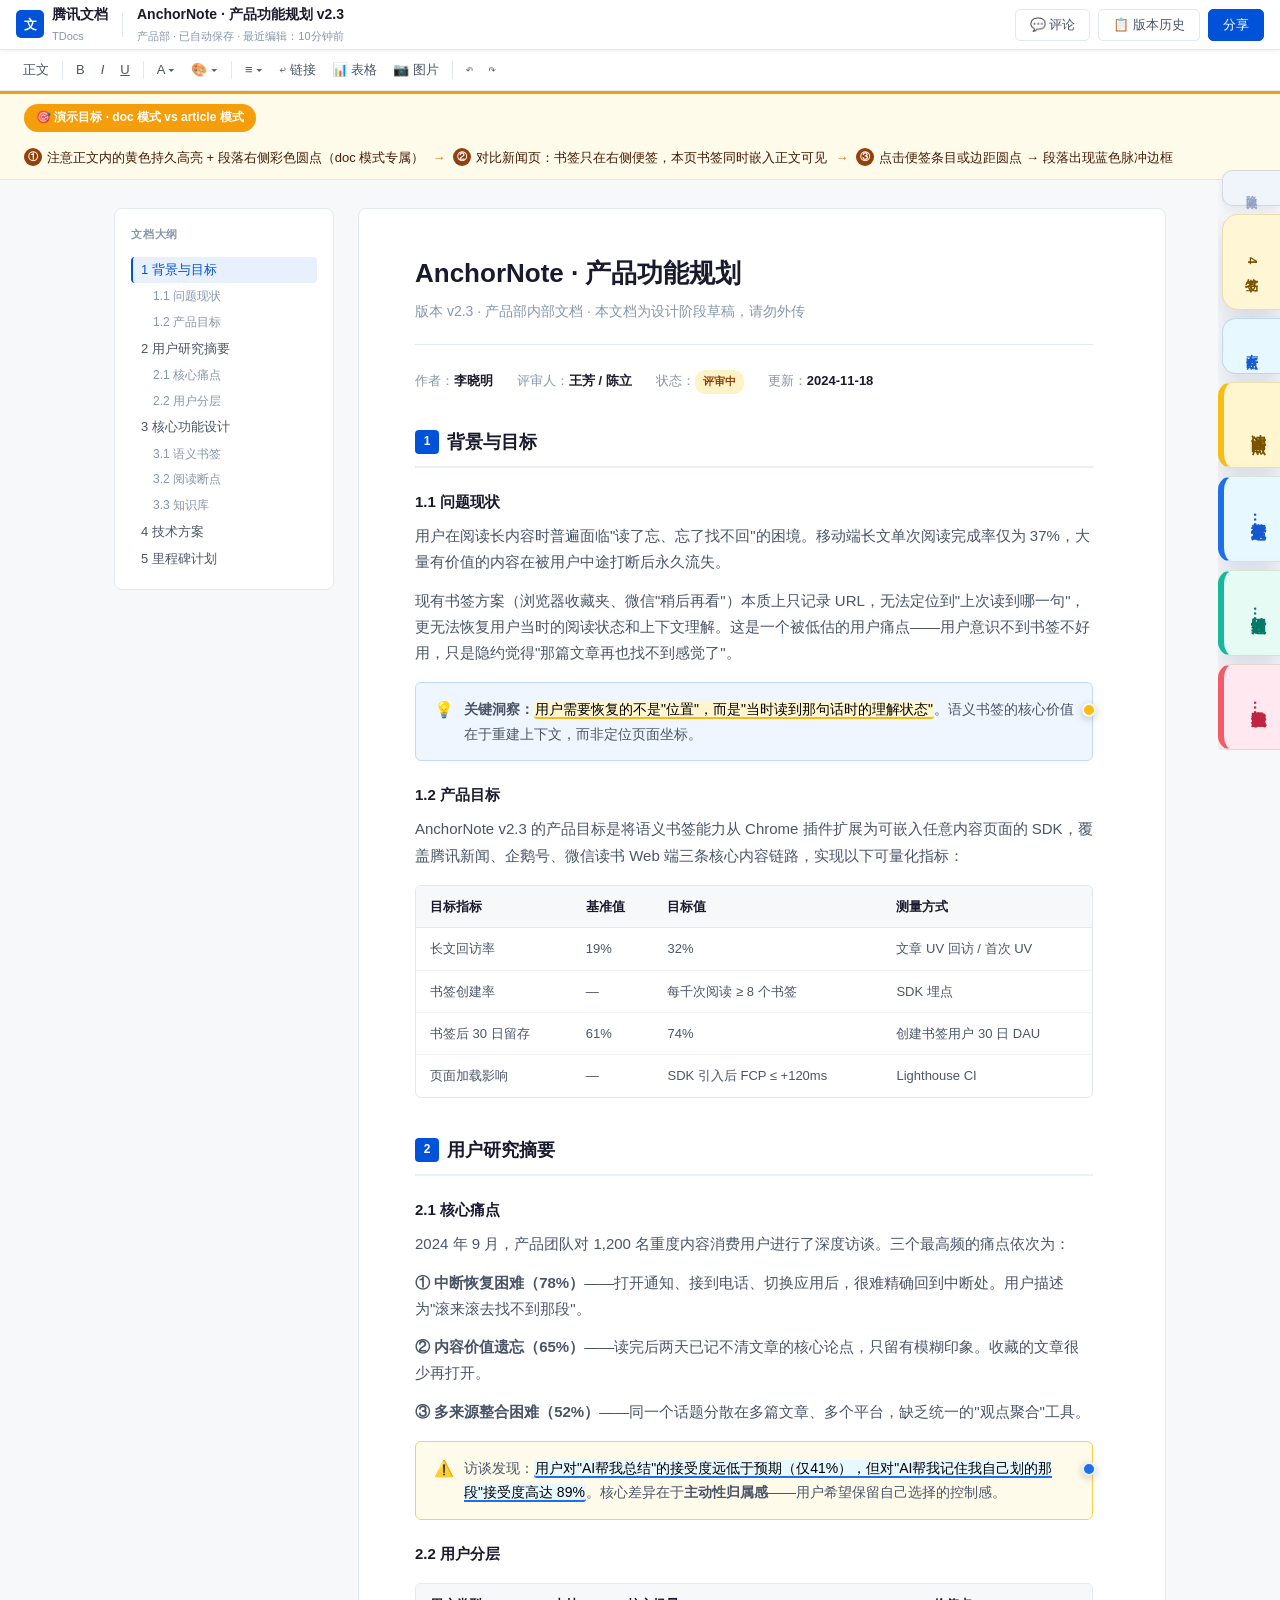
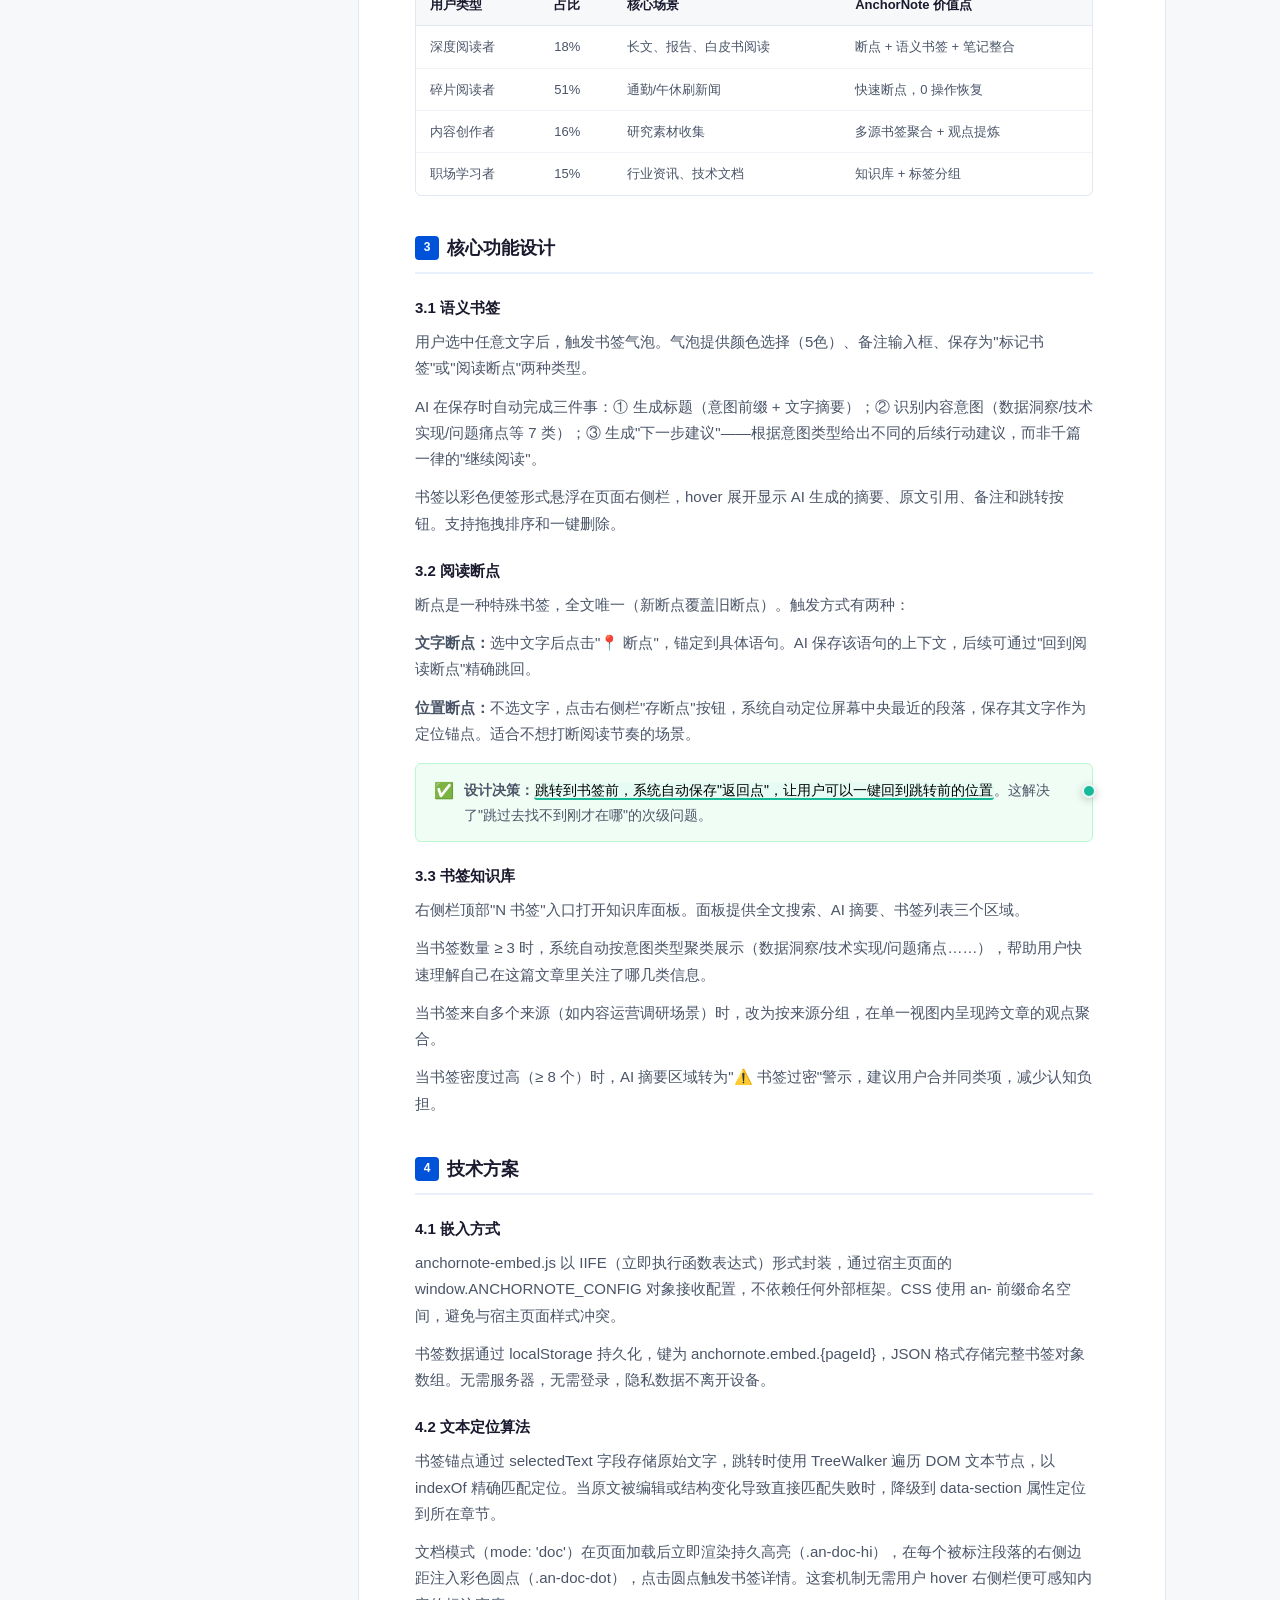
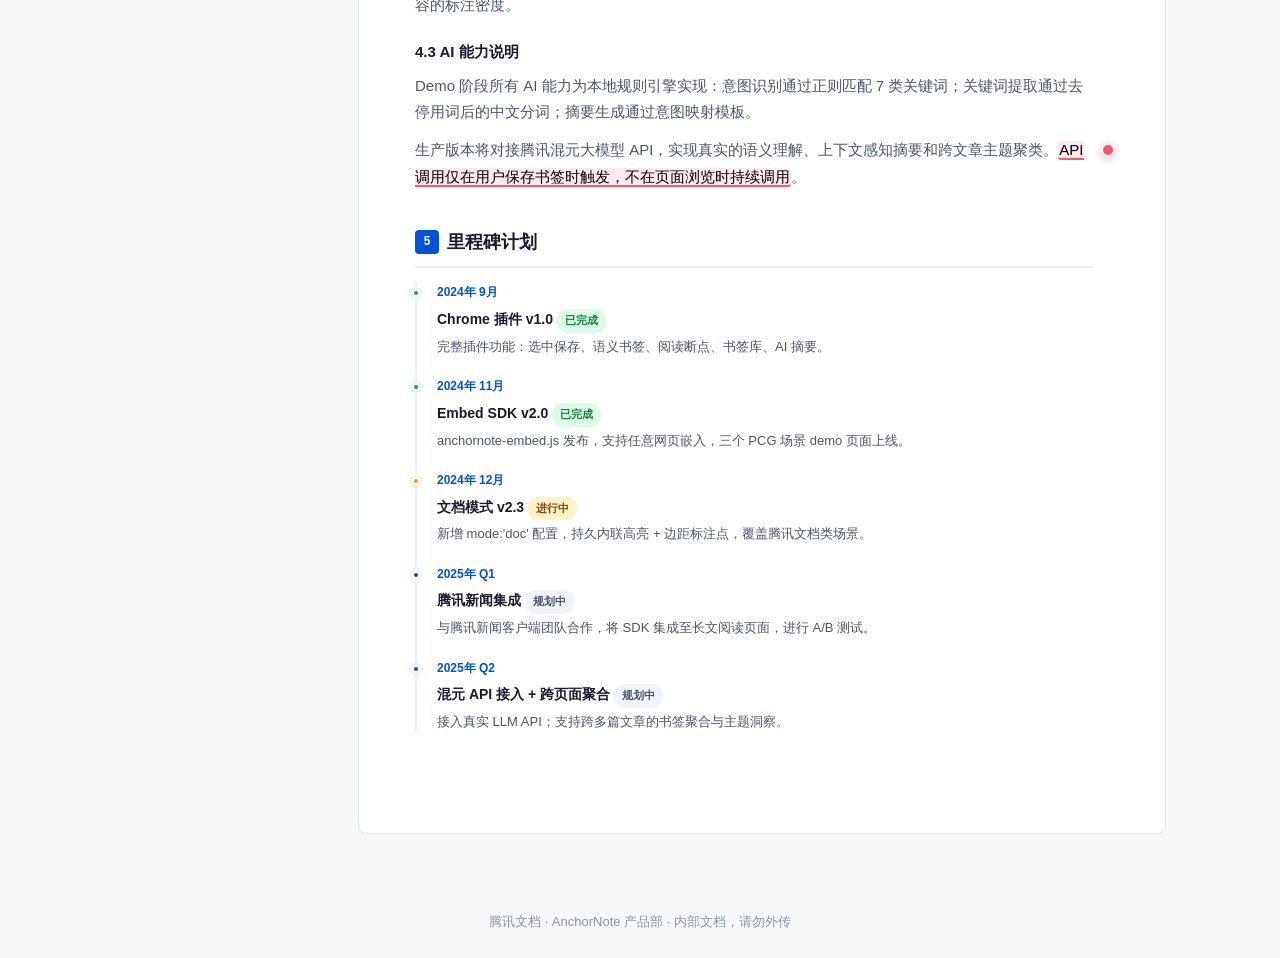
<file: pages/tencent-doc.html>
<!DOCTYPE html>
<html lang="zh-CN">
<head>
<meta charset="utf-8" />
<meta name="viewport" content="width=device-width, initial-scale=1" />
<title>AnchorNote 产品功能规划 v2.3 — 腾讯文档</title>
<style>
*, *::before, *::after { box-sizing: border-box; margin: 0; padding: 0; }
:root {
  --brand: #0052d9;
  --brand-light: #e8f0fe;
  --text: #1a1a2e;
  --sub: #4a5568;
  --muted: #8896aa;
  --border: #e2e8f0;
  --bg: #f7f8fa;
  --sidebar-w: 220px;
}
body {
  font-family: "PingFang SC","Noto Sans SC","Microsoft YaHei",sans-serif;
  background: var(--bg); color: var(--text);
  font-size: 15px; line-height: 1.8;
}

/* ── top bar ── */
.doc-topbar {
  position: sticky; top: 0; z-index: 200;
  height: 50px; display: flex; align-items: center; gap: 0;
  background: #fff; border-bottom: 1px solid var(--border);
  padding: 0 16px;
  box-shadow: 0 1px 4px rgba(0,0,0,.06);
}
.doc-logo { display: flex; align-items: center; gap: 8px; text-decoration: none; flex-shrink: 0; }
.doc-logo .icon { width: 28px; height: 28px; background: var(--brand); border-radius: 5px; display:flex; align-items:center; justify-content:center; color:#fff; font-size:13px; font-weight:900; }
.doc-logo .name { font-size:14px; font-weight:700; color:var(--text); }
.doc-logo .sub  { font-size:11px; color:var(--muted); }
.doc-divider { width:1px; height:24px; background:var(--border); margin: 0 14px; }
.doc-title-area { flex:1; min-width:0; }
.doc-filename { font-size:14px; font-weight:600; color:var(--text); white-space:nowrap; overflow:hidden; text-overflow:ellipsis; }
.doc-meta { font-size:11px; color:var(--muted); }
.doc-topbar-right { display:flex; align-items:center; gap:8px; margin-left:auto; }
.doc-btn { height:32px; padding:0 14px; border-radius:5px; border:1px solid var(--border); background:#fff; color:var(--sub); font:inherit; font-size:13px; cursor:pointer; white-space:nowrap; }
.doc-btn.primary { background:var(--brand); color:#fff; border-color:var(--brand); }
.doc-btn:hover { background:var(--brand-light); color:var(--brand); border-color:var(--brand); }
.doc-btn.primary:hover { background:#0041b8; color:#fff; }

/* ── editor toolbar (decorative) ── */
.doc-toolbar {
  display:flex; align-items:center; gap:2px;
  padding:6px 16px; background:#fff; border-bottom:1px solid var(--border);
  overflow-x:auto;
}
.tb-btn {
  height:28px; padding:0 7px; border:0; border-radius:4px;
  background:none; color:var(--sub); font:inherit; font-size:13px; cursor:default;
  white-space:nowrap;
}
.tb-btn:hover { background:var(--bg); }
.tb-sep { width:1px; height:18px; background:var(--border); margin:0 4px; flex-shrink:0; }

/* ── layout ── */
.doc-layout { display:flex; max-width:1100px; margin:0 auto; padding:28px 24px; gap:0; align-items:flex-start; }
.demo-goal { background:#fffbeb; border-top:3px solid #f59e0b; border-bottom:1px solid #fde68a; padding:10px 24px; display:flex; align-items:center; gap:14px; font-size:13px; color:#451a03; flex-wrap:wrap; position:sticky; top:50px; z-index:99; }
.dg-label { background:#f59e0b; color:#fff; font-weight:700; padding:3px 12px; border-radius:20px; white-space:nowrap; font-size:12px; flex-shrink:0; }
.dg-steps { display:flex; align-items:center; gap:8px; flex-wrap:wrap; }
.dg-step { display:inline-flex; align-items:center; gap:5px; }
.dg-num { background:#92400e; color:#fff; width:18px; height:18px; border-radius:50%; display:inline-flex; align-items:center; justify-content:center; font-size:10px; font-weight:700; flex-shrink:0; }
.dg-arrow { color:#d97706; font-weight:700; }

/* ── outline sidebar ── */
.doc-outline {
  width:var(--sidebar-w); flex-shrink:0;
  position:sticky; top:90px; margin-right:24px;
}
.outline-card { background:#fff; border:1px solid var(--border); border-radius:8px; padding:16px; }
.outline-title { font-size:11px; font-weight:700; color:var(--muted); text-transform:uppercase; letter-spacing:.07em; margin-bottom:12px; }
.outline-list { list-style:none; }
.outline-list li { margin-bottom:1px; }
.outline-list a {
  display:block; font-size:13px; color:var(--sub); text-decoration:none;
  padding:4px 8px; border-radius:4px; border-left:2px solid transparent;
  line-height:1.4; transition:all .15s;
}
.outline-list a:hover { background:var(--brand-light); color:var(--brand); }
.outline-list a.active { background:var(--brand-light); color:var(--brand); border-left-color:var(--brand); }
.outline-list li.h3 a { padding-left:20px; font-size:12px; color:var(--muted); }
.outline-list li.h3 a:hover, .outline-list li.h3 a.active { color:var(--brand); }

/* ── doc body ── */
.doc-body-wrap { flex:1; min-width:0; }

.doc-page {
  background:#fff; border-radius:8px;
  border:1px solid var(--border);
  padding:48px 56px 64px;
  margin-bottom:24px;
  /* extra right padding for annotation dots */
  padding-right: 72px;
  position:relative;
}

.doc-page h1 { font-size:26px; font-weight:800; color:var(--text); margin-bottom:8px; line-height:1.3; }
.doc-page .doc-subtitle { font-size:14px; color:var(--muted); margin-bottom:24px; padding-bottom:20px; border-bottom:1px solid var(--border); }
.doc-page .doc-info-row { display:flex; gap:24px; flex-wrap:wrap; font-size:13px; color:var(--muted); margin-bottom:32px; }
.doc-page .doc-info-row span strong { color:var(--text); }

.doc-section { margin-bottom:36px; }
.doc-section h2 {
  font-size:18px; font-weight:700; color:var(--text);
  margin-bottom:14px; padding-bottom:8px;
  border-bottom:2px solid var(--brand-light);
  display:flex; align-items:center; gap:8px;
}
.doc-section h2 .sec-num {
  width:24px; height:24px; background:var(--brand); border-radius:4px;
  display:flex; align-items:center; justify-content:center;
  color:#fff; font-size:12px; font-weight:800; flex-shrink:0;
}
.doc-section h3 { font-size:15px; font-weight:700; color:var(--text); margin:20px 0 8px; }
.doc-section p  { color:var(--sub); margin-bottom:12px; line-height:1.75; }
.doc-section p:last-child { margin-bottom:0; }

/* callout boxes */
.doc-callout {
  border-radius:6px; padding:14px 18px; margin:16px 0;
  font-size:14px; line-height:1.65;
  display:flex; gap:10px; align-items:flex-start;
}
.doc-callout.info  { background:#eff6ff; border:1px solid #bfdbfe; color:#1e40af; }
.doc-callout.warn  { background:#fffbeb; border:1px solid #fcd34d; color:#92400e; }
.doc-callout.tip   { background:#f0fdf4; border:1px solid #bbf7d0; color:#166534; }
.doc-callout .co-icon { font-size:16px; flex-shrink:0; }
.doc-callout .co-body p { margin:0; }

/* table */
.doc-table-wrap { overflow-x:auto; margin:16px 0; border-radius:6px; border:1px solid var(--border); }
.doc-table { width:100%; border-collapse:collapse; font-size:13px; }
.doc-table th { background:var(--bg); padding:9px 14px; text-align:left; font-weight:700; color:var(--text); border-bottom:1px solid var(--border); }
.doc-table td { padding:9px 14px; color:var(--sub); border-bottom:1px solid #f0f3f8; vertical-align:top; }
.doc-table tr:last-child td { border-bottom:none; }
.doc-table tr:hover td { background:#fafbff; }

/* milestone */
.milestone-list { list-style:none; border-left:2px solid var(--brand-light); padding-left:20px; margin-top:12px; }
.milestone-list li { margin-bottom:18px; position:relative; }
.milestone-list li::before { content:''; position:absolute; left:-25px; top:7px; width:8px; height:8px; border-radius:50%; background:var(--brand); border:2px solid #fff; box-shadow:0 0 0 2px var(--brand-light); }
.milestone-list .ms-date { font-size:12px; font-weight:700; color:var(--brand); margin-bottom:3px; }
.milestone-list .ms-title { font-size:14px; font-weight:700; color:var(--text); }
.milestone-list .ms-desc  { font-size:13px; color:var(--sub); margin-top:2px; }
.ms-done::before  { background:#16a34a !important; box-shadow:0 0 0 2px #dcfce7 !important; }
.ms-doing::before { background:#f59e0b !important; box-shadow:0 0 0 2px #fef3c7 !important; }

/* badge */
.badge { display:inline-block; font-size:11px; font-weight:600; padding:2px 8px; border-radius:10px; }
.badge-blue   { background:#dbeafe; color:#1d4ed8; }
.badge-green  { background:#dcfce7; color:#15803d; }
.badge-yellow { background:#fef3c7; color:#92400e; }
.badge-gray   { background:#f1f5f9; color:#475569; }

/* footer */
.doc-footer { text-align:center; padding:24px; font-size:13px; color:var(--muted); }
</style>
</head>
<body>

<div class="doc-topbar">
  <a class="doc-logo" href="#">
    <div class="icon">文</div>
    <div>
      <div class="name">腾讯文档</div>
      <div class="sub">TDocs</div>
    </div>
  </a>
  <div class="doc-divider"></div>
  <div class="doc-title-area">
    <div class="doc-filename">AnchorNote · 产品功能规划 v2.3</div>
    <div class="doc-meta">产品部 · 已自动保存 · 最近编辑：10分钟前</div>
  </div>
  <div class="doc-topbar-right">
    <button class="doc-btn">💬 评论</button>
    <button class="doc-btn">📋 版本历史</button>
    <button class="doc-btn primary">分享</button>
  </div>
</div>

<div class="doc-toolbar">
  <button class="tb-btn">正文</button>
  <div class="tb-sep"></div>
  <button class="tb-btn" title="加粗">B</button>
  <button class="tb-btn" title="斜体"><em>I</em></button>
  <button class="tb-btn" title="下划线"><u>U</u></button>
  <div class="tb-sep"></div>
  <button class="tb-btn">A ▾</button>
  <button class="tb-btn">🎨 ▾</button>
  <div class="tb-sep"></div>
  <button class="tb-btn">≡ ▾</button>
  <button class="tb-btn">↩ 链接</button>
  <button class="tb-btn">📊 表格</button>
  <button class="tb-btn">📷 图片</button>
  <div class="tb-sep"></div>
  <button class="tb-btn">↶</button>
  <button class="tb-btn">↷</button>
</div>

<div class="demo-goal">
  <span class="dg-label">🎯 演示目标 · doc 模式 vs article 模式</span>
  <div class="dg-steps">
    <span class="dg-step"><span class="dg-num">①</span> 注意正文内的黄色持久高亮 + 段落右侧彩色圆点（doc 模式专属）</span>
    <span class="dg-arrow">→</span>
    <span class="dg-step"><span class="dg-num">②</span> 对比新闻页：书签只在右侧便签，本页书签同时嵌入正文可见</span>
    <span class="dg-arrow">→</span>
    <span class="dg-step"><span class="dg-num">③</span> 点击便签条目或边距圆点 → 段落出现蓝色脉冲边框</span>
  </div>
</div>

<div class="doc-layout">

  <!-- outline -->
  <aside class="doc-outline">
    <div class="outline-card">
      <div class="outline-title">文档大纲</div>
      <ul class="outline-list" id="outlineList">
        <li><a href="#sec-bg" class="active">1 背景与目标</a></li>
        <li class="h3"><a href="#sec-bg-1">1.1 问题现状</a></li>
        <li class="h3"><a href="#sec-bg-2">1.2 产品目标</a></li>
        <li><a href="#sec-user">2 用户研究摘要</a></li>
        <li class="h3"><a href="#sec-user-1">2.1 核心痛点</a></li>
        <li class="h3"><a href="#sec-user-2">2.2 用户分层</a></li>
        <li><a href="#sec-feature">3 核心功能设计</a></li>
        <li class="h3"><a href="#sec-f1">3.1 语义书签</a></li>
        <li class="h3"><a href="#sec-f2">3.2 阅读断点</a></li>
        <li class="h3"><a href="#sec-f3">3.3 知识库</a></li>
        <li><a href="#sec-tech">4 技术方案</a></li>
        <li><a href="#sec-ms">5 里程碑计划</a></li>
      </ul>
    </div>
  </aside>

  <!-- document body -->
  <div class="doc-body-wrap">
    <div class="doc-page" id="doc-body">

      <h1>AnchorNote · 产品功能规划</h1>
      <p class="doc-subtitle">版本 v2.3 · 产品部内部文档 · 本文档为设计阶段草稿，请勿外传</p>
      <div class="doc-info-row">
        <span>作者：<strong>李晓明</strong></span>
        <span>评审人：<strong>王芳 / 陈立</strong></span>
        <span>状态：<strong><span class="badge badge-yellow">评审中</span></strong></span>
        <span>更新：<strong>2024-11-18</strong></span>
      </div>

      <!-- 1 -->
      <div class="doc-section" id="sec-bg" data-section="background">
        <h2><span class="sec-num">1</span>背景与目标</h2>

        <h3 id="sec-bg-1">1.1 问题现状</h3>
        <p>用户在阅读长内容时普遍面临"读了忘、忘了找不回"的困境。移动端长文单次阅读完成率仅为 37%，大量有价值的内容在被用户中途打断后永久流失。</p>
        <p>现有书签方案（浏览器收藏夹、微信"稍后再看"）本质上只记录 URL，无法定位到"上次读到哪一句"，更无法恢复用户当时的阅读状态和上下文理解。这是一个被低估的用户痛点——用户意识不到书签不好用，只是隐约觉得"那篇文章再也找不到感觉了"。</p>
        <div class="doc-callout info" data-section="background">
          <span class="co-icon">💡</span>
          <div class="co-body"><p><strong>关键洞察：</strong>用户需要恢复的不是"位置"，而是"当时读到那句话时的理解状态"。语义书签的核心价值在于重建上下文，而非定位页面坐标。</p></div>
        </div>

        <h3 id="sec-bg-2">1.2 产品目标</h3>
        <p>AnchorNote v2.3 的产品目标是将语义书签能力从 Chrome 插件扩展为可嵌入任意内容页面的 SDK，覆盖腾讯新闻、企鹅号、微信读书 Web 端三条核心内容链路，实现以下可量化指标：</p>
        <div class="doc-table-wrap">
          <table class="doc-table">
            <thead><tr><th>目标指标</th><th>基准值</th><th>目标值</th><th>测量方式</th></tr></thead>
            <tbody>
              <tr><td>长文回访率</td><td>19%</td><td>32%</td><td>文章 UV 回访 / 首次 UV</td></tr>
              <tr><td>书签创建率</td><td>—</td><td>每千次阅读 ≥ 8 个书签</td><td>SDK 埋点</td></tr>
              <tr><td>书签后 30 日留存</td><td>61%</td><td>74%</td><td>创建书签用户 30 日 DAU</td></tr>
              <tr><td>页面加载影响</td><td>—</td><td>SDK 引入后 FCP ≤ +120ms</td><td>Lighthouse CI</td></tr>
            </tbody>
          </table>
        </div>
      </div>

      <!-- 2 -->
      <div class="doc-section" id="sec-user" data-section="user-research">
        <h2><span class="sec-num">2</span>用户研究摘要</h2>

        <h3 id="sec-user-1">2.1 核心痛点</h3>
        <p>2024 年 9 月，产品团队对 1,200 名重度内容消费用户进行了深度访谈。三个最高频的痛点依次为：</p>
        <p><strong>① 中断恢复困难（78%）</strong>——打开通知、接到电话、切换应用后，很难精确回到中断处。用户描述为"滚来滚去找不到那段"。</p>
        <p><strong>② 内容价值遗忘（65%）</strong>——读完后两天已记不清文章的核心论点，只留有模糊印象。收藏的文章很少再打开。</p>
        <p><strong>③ 多来源整合困难（52%）</strong>——同一个话题分散在多篇文章、多个平台，缺乏统一的"观点聚合"工具。</p>
        <div class="doc-callout warn" data-section="user-research">
          <span class="co-icon">⚠️</span>
          <div class="co-body"><p>访谈发现：用户对"AI帮我总结"的接受度远低于预期（仅41%），但对"AI帮我记住我自己划的那段"接受度高达 89%。核心差异在于<strong>主动性归属感</strong>——用户希望保留自己选择的控制感。</p></div>
        </div>

        <h3 id="sec-user-2">2.2 用户分层</h3>
        <div class="doc-table-wrap">
          <table class="doc-table">
            <thead><tr><th>用户类型</th><th>占比</th><th>核心场景</th><th>AnchorNote 价值点</th></tr></thead>
            <tbody>
              <tr><td>深度阅读者</td><td>18%</td><td>长文、报告、白皮书阅读</td><td>断点 + 语义书签 + 笔记整合</td></tr>
              <tr><td>碎片阅读者</td><td>51%</td><td>通勤/午休刷新闻</td><td>快速断点，0 操作恢复</td></tr>
              <tr><td>内容创作者</td><td>16%</td><td>研究素材收集</td><td>多源书签聚合 + 观点提炼</td></tr>
              <tr><td>职场学习者</td><td>15%</td><td>行业资讯、技术文档</td><td>知识库 + 标签分组</td></tr>
            </tbody>
          </table>
        </div>
      </div>

      <!-- 3 -->
      <div class="doc-section" id="sec-feature" data-section="feature-design">
        <h2><span class="sec-num">3</span>核心功能设计</h2>

        <h3 id="sec-f1">3.1 语义书签</h3>
        <p>用户选中任意文字后，触发书签气泡。气泡提供颜色选择（5色）、备注输入框、保存为"标记书签"或"阅读断点"两种类型。</p>
        <p>AI 在保存时自动完成三件事：① 生成标题（意图前缀 + 文字摘要）；② 识别内容意图（数据洞察/技术实现/问题痛点等 7 类）；③ 生成"下一步建议"——根据意图类型给出不同的后续行动建议，而非千篇一律的"继续阅读"。</p>
        <p>书签以彩色便签形式悬浮在页面右侧栏，hover 展开显示 AI 生成的摘要、原文引用、备注和跳转按钮。支持拖拽排序和一键删除。</p>

        <h3 id="sec-f2">3.2 阅读断点</h3>
        <p>断点是一种特殊书签，全文唯一（新断点覆盖旧断点）。触发方式有两种：</p>
        <p><strong>文字断点：</strong>选中文字后点击"📍 断点"，锚定到具体语句。AI 保存该语句的上下文，后续可通过"回到阅读断点"精确跳回。</p>
        <p><strong>位置断点：</strong>不选文字，点击右侧栏"存断点"按钮，系统自动定位屏幕中央最近的段落，保存其文字作为定位锚点。适合不想打断阅读节奏的场景。</p>
        <div class="doc-callout tip" data-section="feature-design">
          <span class="co-icon">✅</span>
          <div class="co-body"><p><strong>设计决策：</strong>跳转到书签前，系统自动保存"返回点"，让用户可以一键回到跳转前的位置。这解决了"跳过去找不到刚才在哪"的次级问题。</p></div>
        </div>

        <h3 id="sec-f3">3.3 书签知识库</h3>
        <p>右侧栏顶部"N 书签"入口打开知识库面板。面板提供全文搜索、AI 摘要、书签列表三个区域。</p>
        <p>当书签数量 ≥ 3 时，系统自动按意图类型聚类展示（数据洞察/技术实现/问题痛点……），帮助用户快速理解自己在这篇文章里关注了哪几类信息。</p>
        <p>当书签来自多个来源（如内容运营调研场景）时，改为按来源分组，在单一视图内呈现跨文章的观点聚合。</p>
        <p>当书签密度过高（≥ 8 个）时，AI 摘要区域转为"⚠️ 书签过密"警示，建议用户合并同类项，减少认知负担。</p>
      </div>

      <!-- 4 -->
      <div class="doc-section" id="sec-tech" data-section="tech-design">
        <h2><span class="sec-num">4</span>技术方案</h2>

        <h3>4.1 嵌入方式</h3>
        <p>anchornote-embed.js 以 IIFE（立即执行函数表达式）形式封装，通过宿主页面的 window.ANCHORNOTE_CONFIG 对象接收配置，不依赖任何外部框架。CSS 使用 an- 前缀命名空间，避免与宿主页面样式冲突。</p>
        <p>书签数据通过 localStorage 持久化，键为 anchornote.embed.{pageId}，JSON 格式存储完整书签对象数组。无需服务器，无需登录，隐私数据不离开设备。</p>

        <h3>4.2 文本定位算法</h3>
        <p>书签锚点通过 selectedText 字段存储原始文字，跳转时使用 TreeWalker 遍历 DOM 文本节点，以 indexOf 精确匹配定位。当原文被编辑或结构变化导致直接匹配失败时，降级到 data-section 属性定位到所在章节。</p>
        <p>文档模式（mode: 'doc'）在页面加载后立即渲染持久高亮（.an-doc-hi），在每个被标注段落的右侧边距注入彩色圆点（.an-doc-dot），点击圆点触发书签详情。这套机制无需用户 hover 右侧栏便可感知内容的标注密度。</p>

        <h3>4.3 AI 能力说明</h3>
        <p>Demo 阶段所有 AI 能力为本地规则引擎实现：意图识别通过正则匹配 7 类关键词；关键词提取通过去停用词后的中文分词；摘要生成通过意图映射模板。</p>
        <p>生产版本将对接腾讯混元大模型 API，实现真实的语义理解、上下文感知摘要和跨文章主题聚类。API 调用仅在用户保存书签时触发，不在页面浏览时持续调用。</p>
      </div>

      <!-- 5 -->
      <div class="doc-section" id="sec-ms" data-section="milestone">
        <h2><span class="sec-num">5</span>里程碑计划</h2>
        <ul class="milestone-list">
          <li class="ms-done">
            <div class="ms-date">2024年 9月</div>
            <div class="ms-title">Chrome 插件 v1.0 <span class="badge badge-green">已完成</span></div>
            <div class="ms-desc">完整插件功能：选中保存、语义书签、阅读断点、书签库、AI 摘要。</div>
          </li>
          <li class="ms-done">
            <div class="ms-date">2024年 11月</div>
            <div class="ms-title">Embed SDK v2.0 <span class="badge badge-green">已完成</span></div>
            <div class="ms-desc">anchornote-embed.js 发布，支持任意网页嵌入，三个 PCG 场景 demo 页面上线。</div>
          </li>
          <li class="ms-doing">
            <div class="ms-date">2024年 12月</div>
            <div class="ms-title">文档模式 v2.3 <span class="badge badge-yellow">进行中</span></div>
            <div class="ms-desc">新增 mode:'doc' 配置，持久内联高亮 + 边距标注点，覆盖腾讯文档类场景。</div>
          </li>
          <li>
            <div class="ms-date">2025年 Q1</div>
            <div class="ms-title">腾讯新闻集成 <span class="badge badge-gray">规划中</span></div>
            <div class="ms-desc">与腾讯新闻客户端团队合作，将 SDK 集成至长文阅读页面，进行 A/B 测试。</div>
          </li>
          <li>
            <div class="ms-date">2025年 Q2</div>
            <div class="ms-title">混元 API 接入 + 跨页面聚合 <span class="badge badge-gray">规划中</span></div>
            <div class="ms-desc">接入真实 LLM API；支持跨多篇文章的书签聚合与主题洞察。</div>
          </li>
        </ul>
      </div>

    </div><!-- .doc-page -->
  </div><!-- .doc-body-wrap -->

</div><!-- .doc-layout -->

<div class="doc-footer">腾讯文档 · AnchorNote 产品部 · 内部文档，请勿外传</div>

<script>
/* outline scroll highlight */
const outLinks = document.querySelectorAll('.outline-list a');
const headings = [];
outLinks.forEach(a => {
  const id = a.getAttribute('href').replace('#','');
  const el = document.getElementById(id);
  if (el) headings.push({ el, a });
});
window.addEventListener('scroll', () => {
  let cur = headings[0];
  headings.forEach(h => { if (window.scrollY + 80 >= h.el.offsetTop) cur = h; });
  outLinks.forEach(a => a.classList.remove('active'));
  if (cur) cur.a.classList.add('active');
}, { passive: true });
</script>

<script>
window.ANCHORNOTE_CONFIG = {
  pageId:          'tencent-doc-anchornote-v23',
  pageTitle:       'AnchorNote 产品功能规划 v2.3',
  pageUrl:         'docs.tencent.com/AnchorNote/product-plan-v2.3',
  articleSelector: '#doc-body',
  mode:            'doc',
  seedBookmarks: [
    {
      type: 'checkpoint',
      selectedText: '用户需要恢复的不是"位置"，而是"当时读到那句话时的理解状态"',
      section: 'background',
      note: '这句话是整个产品的核心叙事，提案必引',
      contextText: '用户需要恢复的不是"位置"，而是"当时读到那句话时的理解状态"。语义书签的核心价值在于重建上下文，而非定位页面坐标。'
    },
    {
      type: 'mark',
      selectedText: '用户对"AI帮我总结"的接受度远低于预期（仅41%），但对"AI帮我记住我自己划的那段"接受度高达 89%',
      section: 'user-research',
      note: '这个数据反差是最强的用户洞察，答辩时用',
      contextText: '用户对"AI帮我总结"的接受度远低于预期（仅41%），但对"AI帮我记住我自己划的那段"接受度高达 89%。核心差异在于主动性归属感——用户希望保留自己选择的控制感。'
    },
    {
      type: 'mark',
      selectedText: '跳转到书签前，系统自动保存"返回点"，让用户可以一键回到跳转前的位置',
      section: 'feature-design',
      note: '返回点设计细节，评审可能会追问',
      contextText: '跳转到书签前，系统自动保存"返回点"，让用户可以一键回到跳转前的位置。这解决了"跳过去找不到刚才在哪"的次级问题。'
    },
    {
      type: 'mark',
      selectedText: 'API 调用仅在用户保存书签时触发，不在页面浏览时持续调用',
      section: 'tech-design',
      note: '隐私友好的设计论据，回答"会不会一直监控用户"',
      contextText: 'API 调用仅在用户保存书签时触发，不在页面浏览时持续调用。'
    }
  ]
};
</script>
<script src="../anchornote-embed.js"></script>
</body>
</html>
</file>
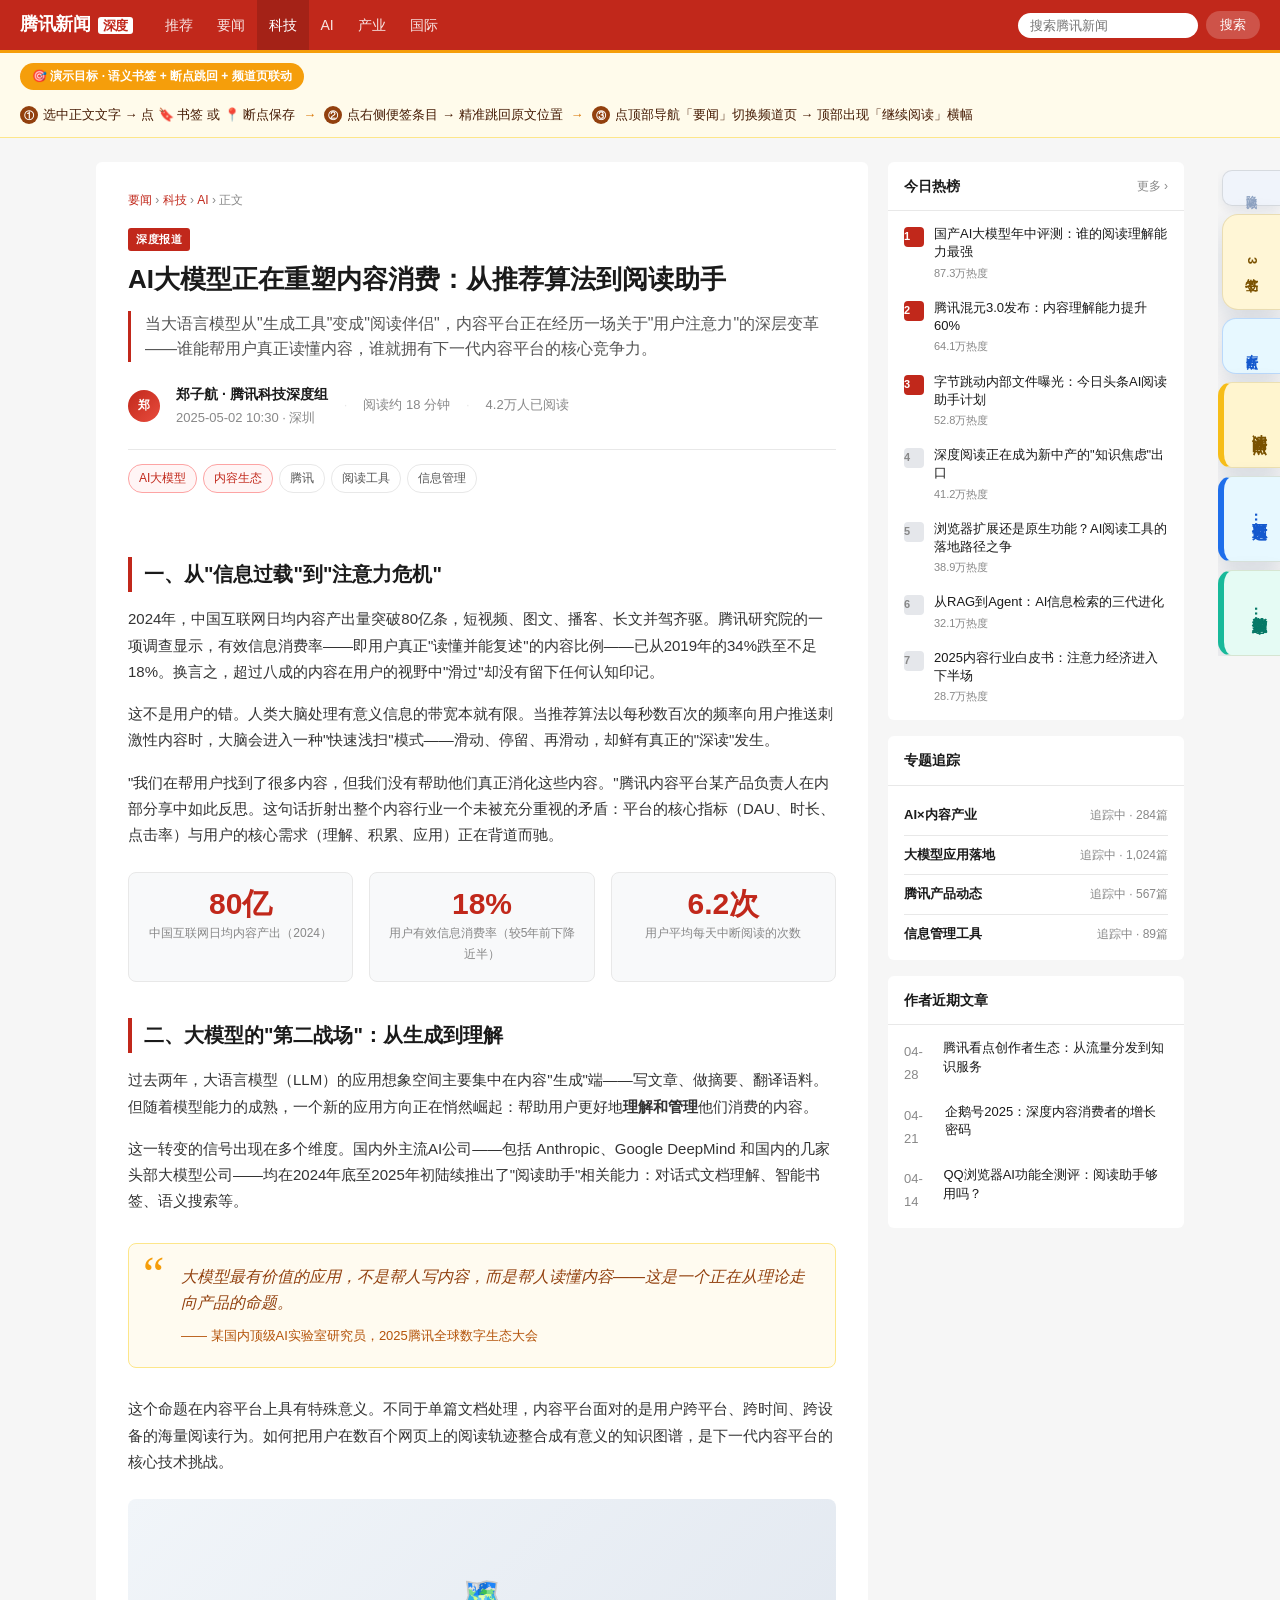
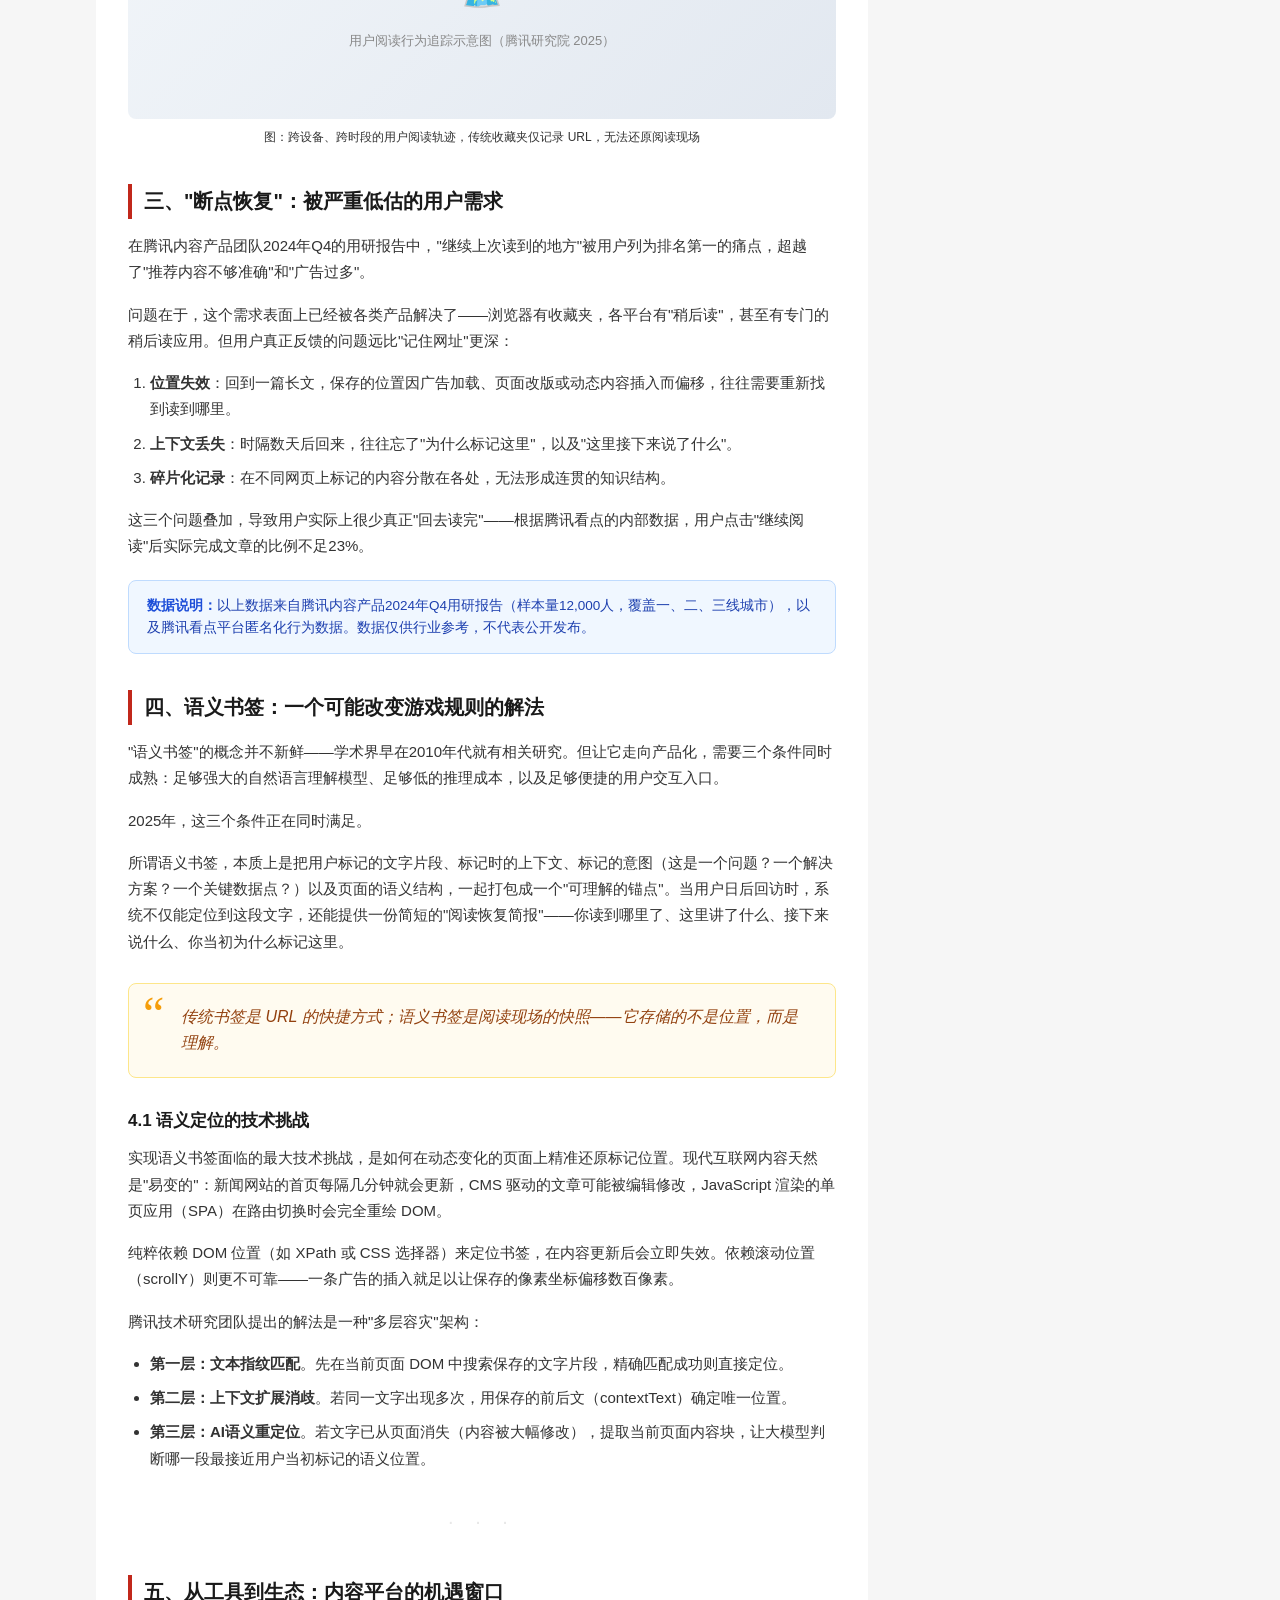
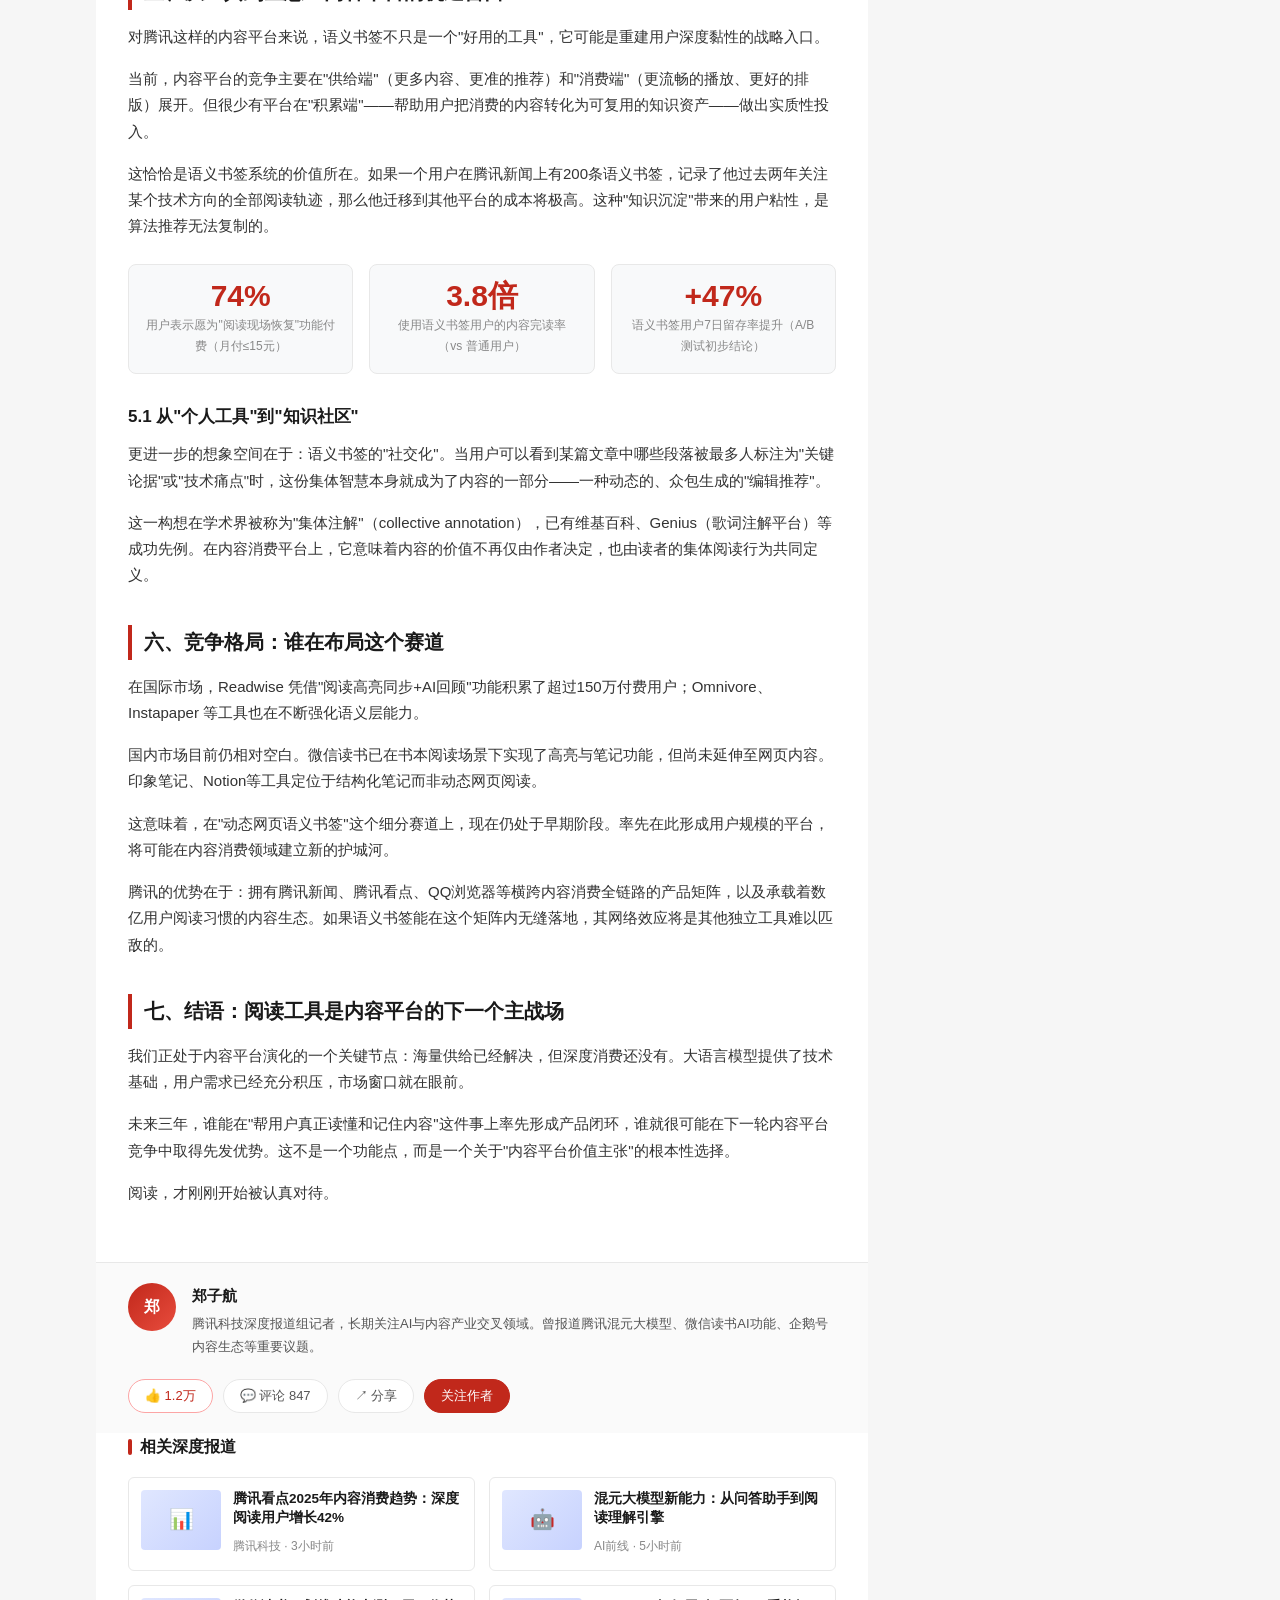
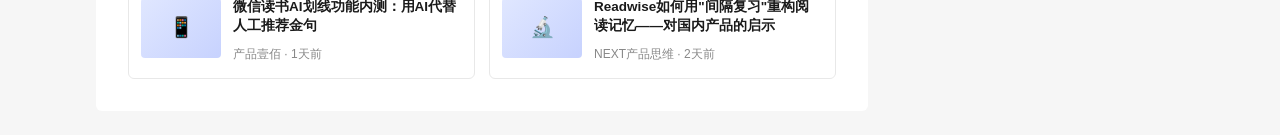
<file: pages/tencent-news-deep.html>
<!doctype html>
<html lang="zh-CN">
<head>
  <meta charset="utf-8" />
  <meta name="viewport" content="width=device-width, initial-scale=1" />
  <title>AI大模型正在重塑内容消费：从推荐算法到阅读助手 · 腾讯新闻</title>
  <style>
    :root {
      --red: #c1281b;
      --text: #1a1a1a;
      --text2: #555;
      --text3: #888;
      --border: #e8e8e8;
      --bg: #f6f6f6;
      --surface: #fff;
      --blue: #0052d9;
    }
    * { box-sizing: border-box; margin: 0; padding: 0; }
    body { font-family: -apple-system, "PingFang SC", "Microsoft YaHei", sans-serif; background: var(--bg); color: var(--text); font-size: 15px; line-height: 1.75; }

    /* Header */
    .site-header { background: var(--red); color: #fff; padding: 0 20px; display: flex; align-items: center; gap: 20px; height: 50px; position: sticky; top: 0; z-index: 100; }
    .site-logo { font-size: 18px; font-weight: 900; letter-spacing: -0.5px; white-space: nowrap; }
    .site-logo em { font-style: normal; background: #fff; color: var(--red); padding: 1px 5px; border-radius: 3px; font-size: 13px; margin-left: 3px; }
    .site-nav { display: flex; gap: 0; }
    .site-nav a { color: rgba(255,255,255,0.88); text-decoration: none; padding: 0 12px; font-size: 14px; line-height: 50px; display: block; }
    .site-nav a.active, .site-nav a:hover { color: #fff; background: rgba(0,0,0,0.15); }
    .header-search { margin-left: auto; display: flex; align-items: center; gap: 8px; }
    .header-search input { padding: 5px 12px; border: none; border-radius: 14px; font-size: 13px; width: 180px; outline: none; }
    .header-search button { background: rgba(255,255,255,0.2); color: #fff; border: none; border-radius: 14px; padding: 5px 14px; font-size: 13px; cursor: pointer; }

    /* Layout */
    .page-wrap { max-width: 1120px; margin: 24px auto; padding: 0 16px; display: grid; grid-template-columns: 1fr 296px; gap: 20px; }
    .demo-goal { background:#fffbeb; border-top:3px solid #f59e0b; border-bottom:1px solid #fde68a; padding:10px 20px; display:flex; align-items:center; gap:14px; font-size:13px; color:#451a03; flex-wrap:wrap; position:sticky; top:50px; z-index:99; }
    .dg-label { background:#f59e0b; color:#fff; font-weight:700; padding:3px 12px; border-radius:20px; white-space:nowrap; font-size:12px; flex-shrink:0; }
    .dg-steps { display:flex; align-items:center; gap:8px; flex-wrap:wrap; }
    .dg-step { display:inline-flex; align-items:center; gap:5px; }
    .dg-num { background:#92400e; color:#fff; width:18px; height:18px; border-radius:50%; display:inline-flex; align-items:center; justify-content:center; font-size:10px; font-weight:700; flex-shrink:0; }
    .dg-arrow { color:#d97706; font-weight:700; }

    /* Main article */
    .article-main { background: var(--surface); border-radius: 6px; overflow: hidden; }
    .article-header { padding: 28px 32px 0; }
    .breadcrumb { font-size: 12px; color: var(--text3); margin-bottom: 14px; }
    .breadcrumb a { color: var(--red); text-decoration: none; }
    .article-category { display: inline-block; background: var(--red); color: #fff; font-size: 11px; font-weight: 700; padding: 2px 8px; border-radius: 3px; margin-bottom: 12px; letter-spacing: 0.5px; }
    .article-title { font-size: 26px; font-weight: 900; line-height: 1.3; color: var(--text); margin-bottom: 14px; }
    .article-deck { font-size: 16px; color: var(--text2); line-height: 1.6; border-left: 3px solid var(--red); padding-left: 14px; margin-bottom: 20px; }
    .article-meta { display: flex; align-items: center; gap: 16px; padding-bottom: 20px; border-bottom: 1px solid var(--border); font-size: 13px; color: var(--text3); }
    .author-avatar { width: 32px; height: 32px; border-radius: 50%; background: linear-gradient(135deg, #c1281b, #e84c3d); display: grid; place-items: center; color: #fff; font-size: 12px; font-weight: 700; flex-shrink: 0; }
    .meta-author strong { color: var(--text); font-size: 14px; font-weight: 700; }
    .meta-author span { display: block; }
    .meta-dot { color: var(--border); }
    .article-tags { display: flex; gap: 6px; flex-wrap: wrap; margin-top: 14px; }
    .tag { padding: 3px 10px; border-radius: 14px; font-size: 12px; border: 1px solid var(--border); color: var(--text2); }
    .tag.hot { border-color: #fda4a4; color: var(--red); background: #fff5f5; }

    /* Article body */
    .article-body { padding: 28px 32px 40px; }
    .article-body h2 { font-size: 20px; font-weight: 800; margin: 36px 0 14px; color: var(--text); padding-left: 12px; border-left: 4px solid var(--red); }
    .article-body h3 { font-size: 17px; font-weight: 700; margin: 28px 0 10px; color: var(--text); }
    .article-body p { margin-bottom: 16px; color: #333; }
    .article-body ul, .article-body ol { padding-left: 22px; margin-bottom: 16px; }
    .article-body li { margin-bottom: 8px; color: #333; }

    /* Pull quote */
    .pull-quote { margin: 28px 0; padding: 20px 24px; background: #fffbf0; border: 1px solid #fde68a; border-radius: 8px; position: relative; }
    .pull-quote::before { content: "\201C"; font-size: 48px; color: #f59e0b; position: absolute; top: 6px; left: 14px; line-height: 1; font-family: Georgia, serif; }
    .pull-quote p { font-size: 16px; color: #92400e; line-height: 1.65; font-style: italic; padding-left: 28px; margin: 0; }
    .pull-quote cite { display: block; font-size: 13px; color: #b45309; margin-top: 8px; padding-left: 28px; font-style: normal; }

    /* Data callout */
    .data-row { display: grid; grid-template-columns: repeat(3, 1fr); gap: 16px; margin: 24px 0; }
    .data-card { background: #f8f9fa; border-radius: 8px; padding: 16px; text-align: center; border: 1px solid var(--border); }
    .data-card .num { font-size: 30px; font-weight: 900; color: var(--red); line-height: 1; margin-bottom: 4px; }
    .data-card .label { font-size: 12px; color: var(--text3); }

    /* Section divider */
    .section-divider { text-align: center; margin: 32px 0; color: var(--border); font-size: 20px; letter-spacing: 8px; }

    /* Note box */
    .note-box { background: #f0f7ff; border: 1px solid #bfdbfe; border-radius: 8px; padding: 14px 18px; margin: 20px 0; font-size: 13.5px; color: #1e40af; line-height: 1.65; }
    .note-box strong { color: #1d4ed8; }

    /* Image placeholder */
    .img-placeholder { background: linear-gradient(135deg, #f1f5f9, #e2e8f0); border-radius: 8px; margin: 24px 0; display: flex; flex-direction: column; align-items: center; justify-content: center; height: 220px; color: var(--text3); font-size: 13px; gap: 8px; }
    .img-placeholder .icon { font-size: 32px; }
    .img-caption { font-size: 12px; color: var(--text3); text-align: center; margin-top: -16px; margin-bottom: 20px; }

    /* Article footer */
    .article-footer { padding: 20px 32px; border-top: 1px solid var(--border); background: #fafafa; }
    .author-bio { display: flex; gap: 16px; align-items: flex-start; }
    .author-bio-info strong { font-size: 15px; color: var(--text); display: block; margin-bottom: 4px; }
    .author-bio-info p { font-size: 13px; color: var(--text2); margin: 0; }
    .article-actions { display: flex; gap: 10px; margin-top: 20px; }
    .action-btn { display: flex; align-items: center; gap: 6px; padding: 7px 16px; border-radius: 20px; font-size: 13px; cursor: pointer; border: 1px solid var(--border); background: var(--surface); color: var(--text2); }
    .action-btn.like { border-color: #fca5a5; color: var(--red); }
    .action-btn.follow { background: var(--red); color: #fff; border-color: var(--red); }

    /* Related articles */
    .related-section { padding: 0 32px 32px; }
    .related-title { font-size: 16px; font-weight: 700; margin-bottom: 16px; display: flex; align-items: center; gap: 8px; }
    .related-title::before { content: ""; display: block; width: 4px; height: 16px; background: var(--red); border-radius: 2px; }
    .related-grid { display: grid; grid-template-columns: 1fr 1fr; gap: 14px; }
    .related-card { display: flex; gap: 12px; padding: 12px; border: 1px solid var(--border); border-radius: 6px; cursor: pointer; transition: box-shadow 0.15s; }
    .related-card:hover { box-shadow: 0 2px 12px rgba(0,0,0,0.08); }
    .related-thumb { width: 80px; height: 60px; border-radius: 4px; background: linear-gradient(135deg, #e0e7ff, #c7d2fe); flex-shrink: 0; display: grid; place-items: center; font-size: 20px; }
    .related-info strong { font-size: 13.5px; color: var(--text); display: block; line-height: 1.4; margin-bottom: 4px; }
    .related-info span { font-size: 12px; color: var(--text3); }

    /* Sidebar */
    .sidebar { display: flex; flex-direction: column; gap: 16px; }
    .sidebar-card { background: var(--surface); border-radius: 6px; overflow: hidden; }
    .sidebar-head { padding: 12px 16px; font-size: 14px; font-weight: 700; border-bottom: 1px solid var(--border); display: flex; justify-content: space-between; align-items: center; }
    .sidebar-head a { font-size: 12px; color: var(--text3); text-decoration: none; font-weight: 400; }
    .hot-list { padding: 6px 0; }
    .hot-item { display: flex; align-items: flex-start; gap: 10px; padding: 8px 16px; cursor: pointer; }
    .hot-item:hover { background: var(--bg); }
    .hot-rank { width: 20px; height: 20px; border-radius: 4px; background: #e5e7eb; color: var(--text3); font-size: 12px; font-weight: 700; display: grid; place-items: center; flex-shrink: 0; }
    .hot-rank.top { background: var(--red); color: #fff; }
    .hot-item p { font-size: 13px; color: var(--text); line-height: 1.4; }
    .hot-item span { font-size: 11px; color: var(--text3); display: block; margin-top: 2px; }

    .topic-list { padding: 10px 16px 6px; }
    .topic-item { display: flex; justify-content: space-between; align-items: center; padding: 8px 0; border-bottom: 1px solid var(--border); }
    .topic-item:last-child { border-bottom: none; }
    .topic-item strong { font-size: 13px; color: var(--text); }
    .topic-item span { font-size: 12px; color: var(--text3); }

    /* Progress indicator */
    .reading-progress { position: fixed; top: 50px; left: 0; right: 0; height: 3px; background: var(--border); z-index: 99; }
    .reading-progress-bar { height: 100%; background: var(--red); width: 0; transition: width 0.1s; }

    @media (max-width: 768px) {
      .page-wrap { grid-template-columns: 1fr; }
      .sidebar { display: none; }
      .data-row { grid-template-columns: 1fr 1fr; }
      .related-grid { grid-template-columns: 1fr; }
    }
  </style>
</head>
<body>

<div class="reading-progress"><div class="reading-progress-bar" id="progressBar"></div></div>

<header class="site-header">
  <div class="site-logo">腾讯新闻 <em>深度</em></div>
  <nav class="site-nav">
    <a href="../index.html">推荐</a>
    <a href="./tencent-news-yaowen.html">要闻</a>
    <a href="./tencent-news-deep.html" class="active">科技</a>
    <a href="#">AI</a>
    <a href="#">产业</a>
    <a href="#">国际</a>
  </nav>
  <div class="header-search">
    <input placeholder="搜索腾讯新闻" />
    <button>搜索</button>
  </div>
</header>

<div class="demo-goal">
  <span class="dg-label">🎯 演示目标 · 语义书签 + 断点跳回 + 频道页联动</span>
  <div class="dg-steps">
    <span class="dg-step"><span class="dg-num">①</span> 选中正文文字 → 点 🔖 书签 或 📍 断点保存</span>
    <span class="dg-arrow">→</span>
    <span class="dg-step"><span class="dg-num">②</span> 点右侧便签条目 → 精准跳回原文位置</span>
    <span class="dg-arrow">→</span>
    <span class="dg-step"><span class="dg-num">③</span> 点顶部导航「要闻」切换频道页 → 顶部出现「继续阅读」横幅</span>
  </div>
</div>

<div class="page-wrap">
  <main>
    <article class="article-main">
      <div class="article-header">
        <p class="breadcrumb"><a href="./tencent-news-yaowen.html">要闻</a> › <a href="./tencent-news-deep.html">科技</a> › <a href="#">AI</a> › 正文</p>
        <div class="article-category">深度报道</div>
        <h1 class="article-title">AI大模型正在重塑内容消费：从推荐算法到阅读助手</h1>
        <p class="article-deck">
          当大语言模型从"生成工具"变成"阅读伴侣"，内容平台正在经历一场关于"用户注意力"的深层变革——谁能帮用户真正读懂内容，谁就拥有下一代内容平台的核心竞争力。
        </p>
        <div class="article-meta">
          <div class="author-avatar">郑</div>
          <div class="meta-author">
            <strong>郑子航 · 腾讯科技深度组</strong>
            <span>2025-05-02 10:30 · 深圳</span>
          </div>
          <span class="meta-dot">·</span>
          <span>阅读约 18 分钟</span>
          <span class="meta-dot">·</span>
          <span>4.2万人已阅读</span>
        </div>
        <div class="article-tags">
          <span class="tag hot">AI大模型</span>
          <span class="tag hot">内容生态</span>
          <span class="tag">腾讯</span>
          <span class="tag">阅读工具</span>
          <span class="tag">信息管理</span>
        </div>
      </div>

      <div class="article-body" id="article" data-section="article">

        <h2>一、从"信息过载"到"注意力危机"</h2>
        <p>
          2024年，中国互联网日均内容产出量突破80亿条，短视频、图文、播客、长文并驾齐驱。腾讯研究院的一项调查显示，有效信息消费率——即用户真正"读懂并能复述"的内容比例——已从2019年的34%跌至不足18%。换言之，超过八成的内容在用户的视野中"滑过"却没有留下任何认知印记。
        </p>
        <p>
          这不是用户的错。人类大脑处理有意义信息的带宽本就有限。当推荐算法以每秒数百次的频率向用户推送刺激性内容时，大脑会进入一种"快速浅扫"模式——滑动、停留、再滑动，却鲜有真正的"深读"发生。
        </p>
        <p>
          "我们在帮用户找到了很多内容，但我们没有帮助他们真正消化这些内容。"腾讯内容平台某产品负责人在内部分享中如此反思。这句话折射出整个内容行业一个未被充分重视的矛盾：平台的核心指标（DAU、时长、点击率）与用户的核心需求（理解、积累、应用）正在背道而驰。
        </p>

        <div class="data-row">
          <div class="data-card">
            <div class="num">80亿</div>
            <div class="label">中国互联网日均内容产出（2024）</div>
          </div>
          <div class="data-card">
            <div class="num">18%</div>
            <div class="label">用户有效信息消费率（较5年前下降近半）</div>
          </div>
          <div class="data-card">
            <div class="num">6.2次</div>
            <div class="label">用户平均每天中断阅读的次数</div>
          </div>
        </div>

        <h2>二、大模型的"第二战场"：从生成到理解</h2>
        <p>
          过去两年，大语言模型（LLM）的应用想象空间主要集中在内容"生成"端——写文章、做摘要、翻译语料。但随着模型能力的成熟，一个新的应用方向正在悄然崛起：帮助用户更好地<strong>理解和管理</strong>他们消费的内容。
        </p>
        <p>
          这一转变的信号出现在多个维度。国内外主流AI公司——包括 Anthropic、Google DeepMind 和国内的几家头部大模型公司——均在2024年底至2025年初陆续推出了"阅读助手"相关能力：对话式文档理解、智能书签、语义搜索等。
        </p>

        <div class="pull-quote">
          <p>大模型最有价值的应用，不是帮人写内容，而是帮人读懂内容——这是一个正在从理论走向产品的命题。</p>
          <cite>—— 某国内顶级AI实验室研究员，2025腾讯全球数字生态大会</cite>
        </div>

        <p>
          这个命题在内容平台上具有特殊意义。不同于单篇文档处理，内容平台面对的是用户跨平台、跨时间、跨设备的海量阅读行为。如何把用户在数百个网页上的阅读轨迹整合成有意义的知识图谱，是下一代内容平台的核心技术挑战。
        </p>

        <div class="img-placeholder">
          <div class="icon">🗺️</div>
          <span>用户阅读行为追踪示意图（腾讯研究院 2025）</span>
        </div>
        <p class="img-caption">图：跨设备、跨时段的用户阅读轨迹，传统收藏夹仅记录 URL，无法还原阅读现场</p>

        <h2>三、"断点恢复"：被严重低估的用户需求</h2>
        <p>
          在腾讯内容产品团队2024年Q4的用研报告中，"继续上次读到的地方"被用户列为排名第一的痛点，超越了"推荐内容不够准确"和"广告过多"。
        </p>
        <p>
          问题在于，这个需求表面上已经被各类产品解决了——浏览器有收藏夹，各平台有"稍后读"，甚至有专门的稍后读应用。但用户真正反馈的问题远比"记住网址"更深：
        </p>
        <ol>
          <li><strong>位置失效</strong>：回到一篇长文，保存的位置因广告加载、页面改版或动态内容插入而偏移，往往需要重新找到读到哪里。</li>
          <li><strong>上下文丢失</strong>：时隔数天后回来，往往忘了"为什么标记这里"，以及"这里接下来说了什么"。</li>
          <li><strong>碎片化记录</strong>：在不同网页上标记的内容分散在各处，无法形成连贯的知识结构。</li>
        </ol>
        <p>
          这三个问题叠加，导致用户实际上很少真正"回去读完"——根据腾讯看点的内部数据，用户点击"继续阅读"后实际完成文章的比例不足23%。
        </p>

        <div class="note-box">
          <strong>数据说明：</strong>以上数据来自腾讯内容产品2024年Q4用研报告（样本量12,000人，覆盖一、二、三线城市），以及腾讯看点平台匿名化行为数据。数据仅供行业参考，不代表公开发布。
        </div>

        <h2>四、语义书签：一个可能改变游戏规则的解法</h2>
        <p>
          "语义书签"的概念并不新鲜——学术界早在2010年代就有相关研究。但让它走向产品化，需要三个条件同时成熟：足够强大的自然语言理解模型、足够低的推理成本，以及足够便捷的用户交互入口。
        </p>
        <p>
          2025年，这三个条件正在同时满足。
        </p>
        <p>
          所谓语义书签，本质上是把用户标记的文字片段、标记时的上下文、标记的意图（这是一个问题？一个解决方案？一个关键数据点？）以及页面的语义结构，一起打包成一个"可理解的锚点"。当用户日后回访时，系统不仅能定位到这段文字，还能提供一份简短的"阅读恢复简报"——你读到哪里了、这里讲了什么、接下来说什么、你当初为什么标记这里。
        </p>

        <div class="pull-quote">
          <p>传统书签是 URL 的快捷方式；语义书签是阅读现场的快照——它存储的不是位置，而是理解。</p>
        </div>

        <h3>4.1 语义定位的技术挑战</h3>
        <p>
          实现语义书签面临的最大技术挑战，是如何在动态变化的页面上精准还原标记位置。现代互联网内容天然是"易变的"：新闻网站的首页每隔几分钟就会更新，CMS 驱动的文章可能被编辑修改，JavaScript 渲染的单页应用（SPA）在路由切换时会完全重绘 DOM。
        </p>
        <p>
          纯粹依赖 DOM 位置（如 XPath 或 CSS 选择器）来定位书签，在内容更新后会立即失效。依赖滚动位置（scrollY）则更不可靠——一条广告的插入就足以让保存的像素坐标偏移数百像素。
        </p>
        <p>
          腾讯技术研究团队提出的解法是一种"多层容灾"架构：
        </p>
        <ul>
          <li><strong>第一层：文本指纹匹配</strong>。先在当前页面 DOM 中搜索保存的文字片段，精确匹配成功则直接定位。</li>
          <li><strong>第二层：上下文扩展消歧</strong>。若同一文字出现多次，用保存的前后文（contextText）确定唯一位置。</li>
          <li><strong>第三层：AI语义重定位</strong>。若文字已从页面消失（内容被大幅修改），提取当前页面内容块，让大模型判断哪一段最接近用户当初标记的语义位置。</li>
        </ul>

        <div class="section-divider">· · ·</div>

        <h2>五、从工具到生态：内容平台的机遇窗口</h2>
        <p>
          对腾讯这样的内容平台来说，语义书签不只是一个"好用的工具"，它可能是重建用户深度黏性的战略入口。
        </p>
        <p>
          当前，内容平台的竞争主要在"供给端"（更多内容、更准的推荐）和"消费端"（更流畅的播放、更好的排版）展开。但很少有平台在"积累端"——帮助用户把消费的内容转化为可复用的知识资产——做出实质性投入。
        </p>
        <p>
          这恰恰是语义书签系统的价值所在。如果一个用户在腾讯新闻上有200条语义书签，记录了他过去两年关注某个技术方向的全部阅读轨迹，那么他迁移到其他平台的成本将极高。这种"知识沉淀"带来的用户粘性，是算法推荐无法复制的。
        </p>

        <div class="data-row">
          <div class="data-card">
            <div class="num">74%</div>
            <div class="label">用户表示愿为"阅读现场恢复"功能付费（月付≤15元）</div>
          </div>
          <div class="data-card">
            <div class="num">3.8倍</div>
            <div class="label">使用语义书签用户的内容完读率（vs 普通用户）</div>
          </div>
          <div class="data-card">
            <div class="num">+47%</div>
            <div class="label">语义书签用户7日留存率提升（A/B测试初步结论）</div>
          </div>
        </div>

        <h3>5.1 从"个人工具"到"知识社区"</h3>
        <p>
          更进一步的想象空间在于：语义书签的"社交化"。当用户可以看到某篇文章中哪些段落被最多人标注为"关键论据"或"技术痛点"时，这份集体智慧本身就成为了内容的一部分——一种动态的、众包生成的"编辑推荐"。
        </p>
        <p>
          这一构想在学术界被称为"集体注解"（collective annotation），已有维基百科、Genius（歌词注解平台）等成功先例。在内容消费平台上，它意味着内容的价值不再仅由作者决定，也由读者的集体阅读行为共同定义。
        </p>

        <h2>六、竞争格局：谁在布局这个赛道</h2>
        <p>
          在国际市场，Readwise 凭借"阅读高亮同步+AI回顾"功能积累了超过150万付费用户；Omnivore、Instapaper 等工具也在不断强化语义层能力。
        </p>
        <p>
          国内市场目前仍相对空白。微信读书已在书本阅读场景下实现了高亮与笔记功能，但尚未延伸至网页内容。印象笔记、Notion等工具定位于结构化笔记而非动态网页阅读。
        </p>
        <p>
          这意味着，在"动态网页语义书签"这个细分赛道上，现在仍处于早期阶段。率先在此形成用户规模的平台，将可能在内容消费领域建立新的护城河。
        </p>
        <p>
          腾讯的优势在于：拥有腾讯新闻、腾讯看点、QQ浏览器等横跨内容消费全链路的产品矩阵，以及承载着数亿用户阅读习惯的内容生态。如果语义书签能在这个矩阵内无缝落地，其网络效应将是其他独立工具难以匹敌的。
        </p>

        <h2>七、结语：阅读工具是内容平台的下一个主战场</h2>
        <p>
          我们正处于内容平台演化的一个关键节点：海量供给已经解决，但深度消费还没有。大语言模型提供了技术基础，用户需求已经充分积压，市场窗口就在眼前。
        </p>
        <p>
          未来三年，谁能在"帮用户真正读懂和记住内容"这件事上率先形成产品闭环，谁就很可能在下一轮内容平台竞争中取得先发优势。这不是一个功能点，而是一个关于"内容平台价值主张"的根本性选择。
        </p>
        <p>
          阅读，才刚刚开始被认真对待。
        </p>

      </div>

      <div class="article-footer">
        <div class="author-bio">
          <div class="author-avatar" style="width:48px;height:48px;font-size:16px;">郑</div>
          <div class="author-bio-info">
            <strong>郑子航</strong>
            <p>腾讯科技深度报道组记者，长期关注AI与内容产业交叉领域。曾报道腾讯混元大模型、微信读书AI功能、企鹅号内容生态等重要议题。</p>
          </div>
        </div>
        <div class="article-actions">
          <button class="action-btn like">👍 1.2万</button>
          <button class="action-btn">💬 评论 847</button>
          <button class="action-btn">↗ 分享</button>
          <button class="action-btn follow">关注作者</button>
        </div>
      </div>

      <div class="related-section">
        <h3 class="related-title">相关深度报道</h3>
        <div class="related-grid">
          <div class="related-card">
            <div class="related-thumb">📊</div>
            <div class="related-info">
              <strong>腾讯看点2025年内容消费趋势：深度阅读用户增长42%</strong>
              <span>腾讯科技 · 3小时前</span>
            </div>
          </div>
          <div class="related-card">
            <div class="related-thumb">🤖</div>
            <div class="related-info">
              <strong>混元大模型新能力：从问答助手到阅读理解引擎</strong>
              <span>AI前线 · 5小时前</span>
            </div>
          </div>
          <div class="related-card">
            <div class="related-thumb">📱</div>
            <div class="related-info">
              <strong>微信读书AI划线功能内测：用AI代替人工推荐金句</strong>
              <span>产品壹佰 · 1天前</span>
            </div>
          </div>
          <div class="related-card">
            <div class="related-thumb">🔬</div>
            <div class="related-info">
              <strong>Readwise如何用"间隔复习"重构阅读记忆——对国内产品的启示</strong>
              <span>NEXT产品思维 · 2天前</span>
            </div>
          </div>
        </div>
      </div>
    </article>
  </main>

  <aside class="sidebar">
    <div class="sidebar-card">
      <div class="sidebar-head">今日热榜 <a href="#">更多 ›</a></div>
      <div class="hot-list">
        <div class="hot-item"><span class="hot-rank top">1</span><div><p>国产AI大模型年中评测：谁的阅读理解能力最强</p><span>87.3万热度</span></div></div>
        <div class="hot-item"><span class="hot-rank top">2</span><div><p>腾讯混元3.0发布：内容理解能力提升60%</p><span>64.1万热度</span></div></div>
        <div class="hot-item"><span class="hot-rank top">3</span><div><p>字节跳动内部文件曝光：今日头条AI阅读助手计划</p><span>52.8万热度</span></div></div>
        <div class="hot-item"><span class="hot-rank">4</span><div><p>深度阅读正在成为新中产的"知识焦虑"出口</p><span>41.2万热度</span></div></div>
        <div class="hot-item"><span class="hot-rank">5</span><div><p>浏览器扩展还是原生功能？AI阅读工具的落地路径之争</p><span>38.9万热度</span></div></div>
        <div class="hot-item"><span class="hot-rank">6</span><div><p>从RAG到Agent：AI信息检索的三代进化</p><span>32.1万热度</span></div></div>
        <div class="hot-item"><span class="hot-rank">7</span><div><p>2025内容行业白皮书：注意力经济进入下半场</p><span>28.7万热度</span></div></div>
      </div>
    </div>

    <div class="sidebar-card">
      <div class="sidebar-head">专题追踪</div>
      <div class="topic-list">
        <div class="topic-item"><strong>AI×内容产业</strong><span>追踪中 · 284篇</span></div>
        <div class="topic-item"><strong>大模型应用落地</strong><span>追踪中 · 1,024篇</span></div>
        <div class="topic-item"><strong>腾讯产品动态</strong><span>追踪中 · 567篇</span></div>
        <div class="topic-item"><strong>信息管理工具</strong><span>追踪中 · 89篇</span></div>
      </div>
    </div>

    <div class="sidebar-card">
      <div class="sidebar-head">作者近期文章</div>
      <div class="hot-list">
        <div class="hot-item"><span style="color:#888;font-size:13px;">04-28</span><div><p>腾讯看点创作者生态：从流量分发到知识服务</p></div></div>
        <div class="hot-item"><span style="color:#888;font-size:13px;">04-21</span><div><p>企鹅号2025：深度内容消费者的增长密码</p></div></div>
        <div class="hot-item"><span style="color:#888;font-size:13px;">04-14</span><div><p>QQ浏览器AI功能全测评：阅读助手够用吗？</p></div></div>
      </div>
    </div>
  </aside>
</div>

<script>
  window.addEventListener('scroll', () => {
    const scrollable = document.documentElement.scrollHeight - window.innerHeight;
    const progress = Math.min(100, (window.scrollY / scrollable) * 100);
    document.getElementById('progressBar').style.width = progress + '%';
  });
</script>
<script>
window.ANCHORNOTE_CONFIG = {
  pageId:          'tencent-news-deep',
  pageTitle:       'AI大模型正在重塑内容消费：从推荐算法到阅读助手',
  pageUrl:         'news.qq.com/深度报道/AI大模型与内容消费',
  articleSelector: '#article',
  seedBookmarks: [
    {
      type: 'checkpoint',
      selectedText: '被用户列为排名第一的痛点，超越了',
      section: 'article',
      note: '用户最真实的需求，断点恢复比推荐算法更痛',
      contextText: '在腾讯内容产品团队2024年Q4的用研报告中，"继续上次读到的地方"被用户列为排名第一的痛点，超越了"推荐内容不够准确"和"广告过多"。'
    },
    {
      type: 'mark',
      selectedText: '语义书签是阅读现场的快照',
      section: 'article',
      note: '这句话可以直接用作产品 slogan',
      contextText: '传统书签是 URL 的快捷方式；语义书签是阅读现场的快照——它存储的不是位置，而是理解。'
    },
    {
      type: 'mark',
      selectedText: '超过八成的内容在用户的视野中',
      section: 'article',
      note: '信息消费率数据，有力支撑项目立项理由',
      contextText: '超过八成的内容在用户的视野中"滑过"却没有留下任何认知印记。'
    }
  ]
};
</script>
<script src="../anchornote-embed.js"></script>
</body>
</html>
</file>
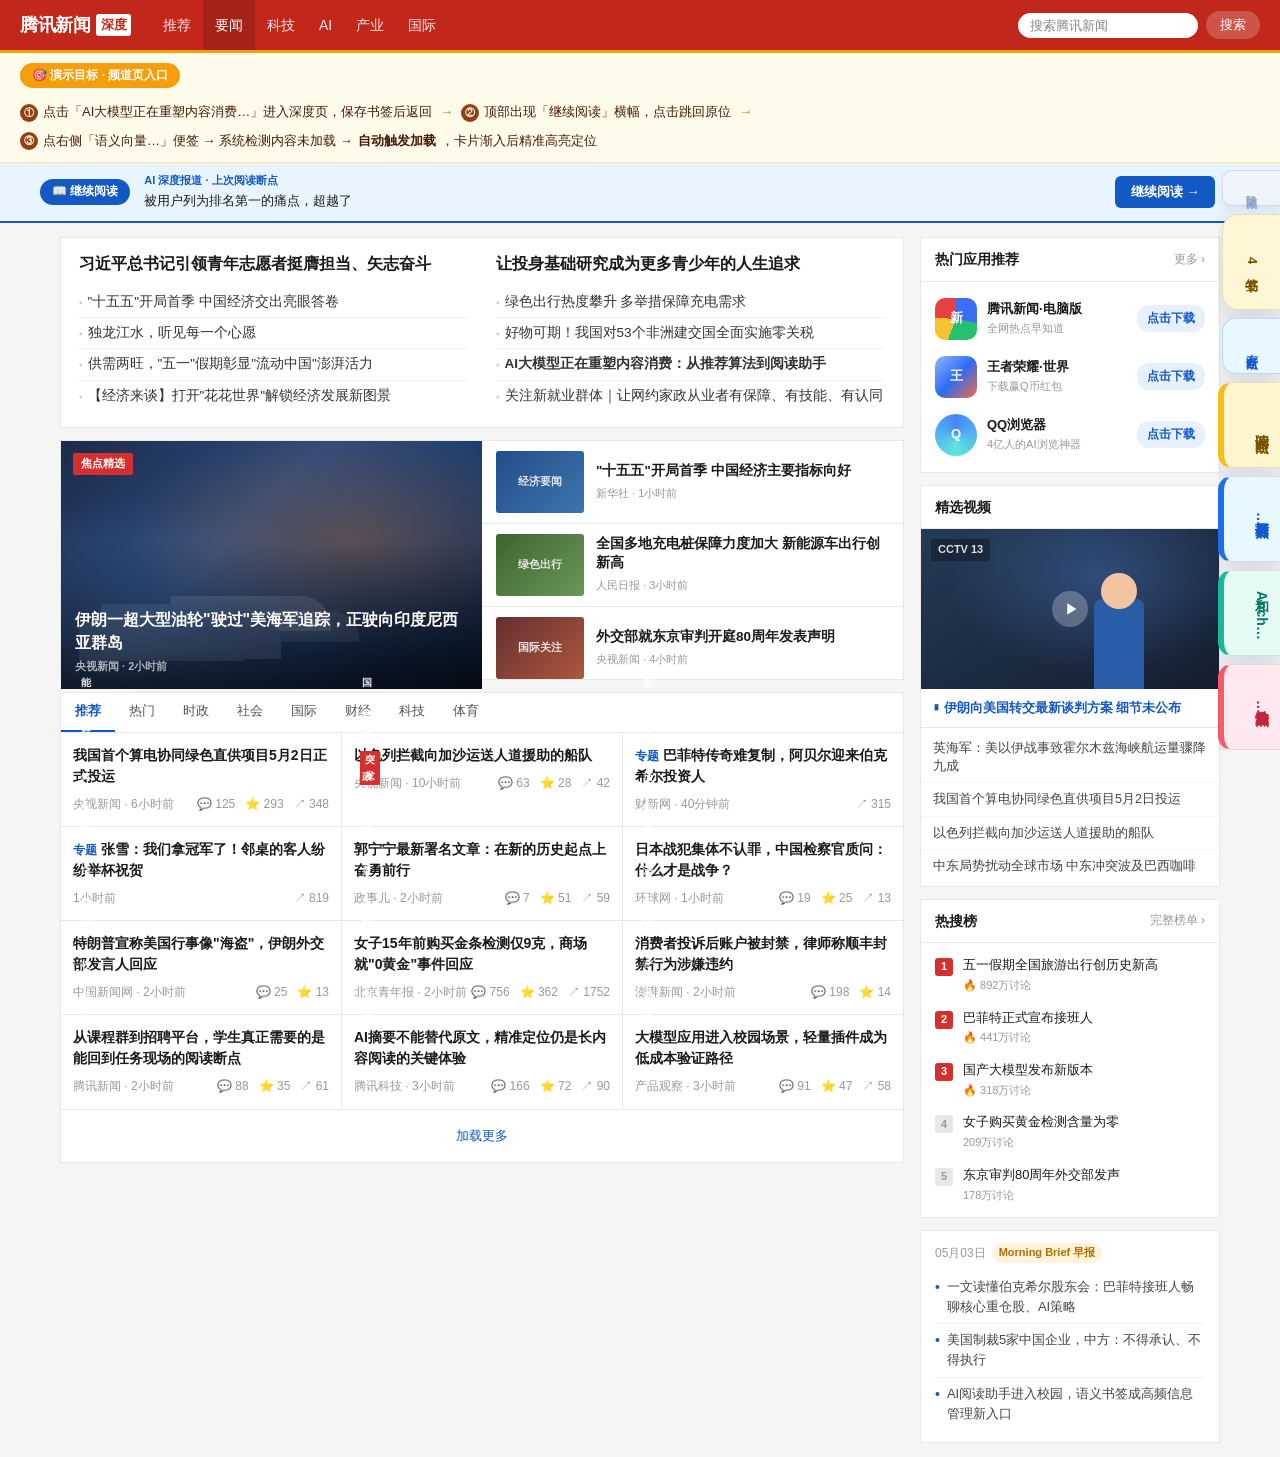
<file: pages/tencent-news-yaowen.html>
<!doctype html>
<html lang="zh-CN">
<head>
  <meta charset="utf-8" />
  <meta name="viewport" content="width=device-width, initial-scale=1" />
  <title>腾讯网 — 要闻</title>
  <style>
    *, *::before, *::after { box-sizing: border-box; margin: 0; padding: 0; }
    :root {
      --blue: #1259c3;
      --blue-light: #e8f0fe;
      --red: #d43030;
      --text: #1a1a1a;
      --sub: #555;
      --muted: #999;
      --border: #e8e8e8;
      --bg: #f5f5f5;
    }
    body { font-family: -apple-system, "PingFang SC", "Microsoft YaHei", sans-serif; background: var(--bg); color: var(--text); font-size: 14px; line-height: 1.6; }
    a { color: inherit; text-decoration: none; }
    a:hover { color: var(--blue); }

    /* ── Top ticker ── */
    .ticker { background: #1a1a1a; color: rgba(255,255,255,.82); font-size: 12px; padding: 5px 0; overflow: hidden; white-space: nowrap; }
    .ticker-inner { max-width: 1200px; margin: 0 auto; padding: 0 20px; display: flex; align-items: center; gap: 18px; }
    .ticker-label { color: #ff9800; font-weight: 700; flex-shrink: 0; }
    .ticker-items { display: flex; gap: 24px; overflow: hidden; }
    .ticker-items a { color: rgba(255,255,255,.75); }
    .ticker-items a:hover { color: #fff; }

    /* ── Header: same style as Tencent News tech page ── */
    .site-header { background: #c1281b; color: #fff; position: sticky; top: 0; z-index: 100; height: 50px; }
    .head-inner { width: 100%; height: 50px; padding: 0 20px; display: flex; align-items: center; gap: 20px; }
    .logo { display: flex; align-items: center; color: #fff; font-size: 18px; font-weight: 900; letter-spacing: -0.5px; white-space: nowrap; flex-shrink: 0; }
    .logo:hover { color: #fff; }
    .logo em { font-style: normal; background: #fff; color: #c1281b; padding: 1px 5px; border-radius: 3px; font-size: 13px; margin-left: 6px; }
    .site-nav { display: flex; height: 50px; }
    .site-nav a { display: block; height: 50px; line-height: 50px; padding: 0 12px; color: rgba(255,255,255,0.88); font-size: 14px; white-space: nowrap; }
    .site-nav a.active,
    .site-nav a:hover { color: #fff; background: rgba(0,0,0,0.15); }
    .head-search { margin-left: auto; display: flex; align-items: center; gap: 8px; }
    .search-bar { display: flex; align-items: center; gap: 8px; background: transparent; height: 50px; width: auto; padding: 0; }
    .search-bar input { width: 180px; padding: 5px 12px; border: none; border-radius: 14px; background: #fff; font-size: 13px; outline: none; color: #333; }
    .search-bar input::placeholder { color: #888; }
    .search-bar button { background: rgba(255,255,255,0.2); color: #fff; border: none; border-radius: 14px; padding: 5px 14px; font-size: 13px; cursor: pointer; }
    .head-links { display: none; }

    /* ── Page layout ── */
    .page { max-width: 1200px; margin: 14px auto; padding: 0 20px; display: grid; grid-template-columns: 1fr 300px; gap: 16px; }
    .main-col { min-width: 0; }
    .demo-goal { background:#fffbeb; border-top:3px solid #f59e0b; border-bottom:1px solid #fde68a; padding:10px 20px; display:flex; align-items:center; gap:14px; font-size:13px; color:#451a03; flex-wrap:wrap; position:sticky; top:50px; z-index:99; }
    .dg-label { background:#f59e0b; color:#fff; font-weight:700; padding:3px 12px; border-radius:20px; white-space:nowrap; font-size:12px; flex-shrink:0; }
    .dg-steps { display:flex; align-items:center; gap:8px; flex-wrap:wrap; }
    .dg-step { display:inline-flex; align-items:center; gap:5px; }
    .dg-num { background:#92400e; color:#fff; width:18px; height:18px; border-radius:50%; display:inline-flex; align-items:center; justify-content:center; font-size:10px; font-weight:700; flex-shrink:0; }
    .dg-arrow { color:#d97706; font-weight:700; }
    /* continue-reading bar */
    .cr-bar { display:none; background:#e8f4ff; border-bottom:2px solid #1259c3; padding:9px 20px; }
    .cr-inner { max-width:1200px; margin:0 auto; display:flex; align-items:center; gap:14px; }
    .cr-tag { background:#1259c3; color:#fff; font-size:12px; font-weight:700; padding:3px 12px; border-radius:20px; white-space:nowrap; flex-shrink:0; }
    .cr-body { flex:1; min-width:0; }
    .cr-page { font-size:11px; color:#1259c3; font-weight:700; margin-bottom:2px; }
    .cr-text { font-size:13px; color:#1a1a1a; white-space:nowrap; overflow:hidden; text-overflow:ellipsis; }
    .cr-btn { background:#1259c3; color:#fff; font-size:13px; font-weight:700; padding:6px 16px; border-radius:6px; text-decoration:none; white-space:nowrap; flex-shrink:0; }
    .cr-close { background:none; border:none; color:#999; font-size:18px; cursor:pointer; flex-shrink:0; line-height:1; }

    /* ── Headline list ── */
    .headline-area { display: grid; grid-template-columns: 1fr 1fr; gap: 0 28px; background: #fff; padding: 14px 18px 16px; margin-bottom: 12px; border: 1px solid var(--border); }
    .hl-main { font-size: 16px; font-weight: 700; line-height: 1.55; margin-bottom: 10px; color: var(--text); display: block; }
    .hl-main:hover { color: var(--blue); }
    .hl-sub { display: flex; align-items: baseline; gap: 5px; padding: 5px 0; border-bottom: 1px solid #f0f0f0; font-size: 13.5px; color: #333; line-height: 1.5; }
    .hl-sub:last-child { border-bottom: 0; }
    .hl-sub:hover { color: var(--blue); }
    .hl-sub .dot { color: #ccc; font-size: 10px; flex-shrink: 0; }

    /* ── Hero ── */
    .hero-row { display: grid; grid-template-columns: 1fr 1fr; gap: 0; margin-bottom: 12px; border: 1px solid var(--border); background: #fff; height: 240px; }
    .hero-left { position: relative; overflow: hidden; }
    .hero-img {
      width: 100%; height: 100%;
      background: linear-gradient(135deg, #1c2b4a 0%, #2c4b7c 40%, #1a3a6a 70%, #0f2240 100%);
      position: relative;
    }
    .hero-img::before {
      content: "";
      position: absolute; inset: 0;
      background:
        radial-gradient(ellipse at 70% 40%, rgba(255,120,0,.25) 0%, transparent 55%),
        radial-gradient(ellipse at 20% 80%, rgba(100,160,255,.2) 0%, transparent 50%);
    }
    /* Ship silhouette */
    .hero-img::after {
      content: "";
      position: absolute;
      bottom: 30px; left: 40px;
      width: 180px; height: 55px;
      background: rgba(255,255,255,.08);
      border-radius: 4px 40px 0 0;
      box-shadow:
        -30px 10px 0 -8px rgba(255,255,255,.07),
        60px -18px 0 -10px rgba(255,255,255,.09),
        90px -5px 0 -12px rgba(255,255,255,.06);
    }
    .hero-overlay { position: absolute; inset: 0; background: linear-gradient(to top, rgba(0,0,0,.7) 0%, transparent 60%); }
    .hero-tag { position: absolute; top: 12px; left: 12px; background: var(--red); color: #fff; font-size: 11px; font-weight: 700; padding: 2px 8px; border-radius: 2px; }
    .hero-title { position: absolute; bottom: 14px; left: 14px; right: 14px; color: #fff; font-size: 16px; font-weight: 700; line-height: 1.45; }
    .hero-source { display: block; font-size: 11px; color: rgba(255,255,255,.65); margin-top: 5px; }
    .hero-right { display: flex; flex-direction: column; }
    .hero-sub-item { flex: 1; padding: 10px 14px; border-bottom: 1px solid var(--border); display: flex; gap: 12px; align-items: center; overflow: hidden; }
    .hero-sub-item:last-child { border-bottom: 0; }
    .hero-sub-thumb {
      width: 88px; height: 62px; border-radius: 3px; flex-shrink: 0;
      background: linear-gradient(135deg, var(--c1, #ddd), var(--c2, #bbb));
      position: relative; overflow: hidden;
    }
    .hero-sub-thumb::after { content: attr(data-label); position: absolute; inset: 0; display: grid; place-items: center; font-size: 11px; font-weight: 700; color: rgba(255,255,255,.85); background: rgba(0,0,0,.18); }
    .hero-sub-body { flex: 1; min-width: 0; }
    .hero-sub-title { font-size: 13.5px; font-weight: 600; line-height: 1.4; color: var(--text); margin-bottom: 4px; display: -webkit-box; -webkit-line-clamp: 2; -webkit-box-orient: vertical; overflow: hidden; }
    .hero-sub-meta { font-size: 11px; color: var(--muted); }

    /* ── Category tabs ── */
    .cat-tabs { display: flex; align-items: center; gap: 0; background: #fff; border: 1px solid var(--border); border-bottom: 0; }
    .cat-tab { padding: 8px 14px; font-size: 13px; color: #555; cursor: pointer; border-bottom: 2px solid transparent; }
    .cat-tab.active { color: var(--blue); font-weight: 700; border-bottom-color: var(--blue); }

    /* ── News grid ── */
    .news-grid { display: grid; grid-template-columns: repeat(3, 1fr); gap: 1px; background: var(--border); border: 1px solid var(--border); }
    .news-card { background: #fff; padding: 12px; }
    .news-card:hover .nc-title { color: var(--blue); }
    .nc-img {
      height: 150px; border-radius: 3px; margin-bottom: 10px; overflow: hidden; position: relative;
      background: linear-gradient(135deg, var(--c1, #c8d6e8), var(--c2, #8fa8c8));
    }
    .nc-img::before {
      content: "";
      position: absolute; inset: 0;
      background: linear-gradient(to bottom, transparent 50%, rgba(0,0,0,.35) 100%);
    }
    .nc-img-label { position: absolute; bottom: 6px; left: 8px; font-size: 10px; color: rgba(255,255,255,.9); font-weight: 700; letter-spacing: .5px; }
    .nc-tag { position: absolute; top: 6px; left: 6px; background: var(--red); color: #fff; font-size: 10px; padding: 1px 5px; border-radius: 1px; font-weight: 700; }
    .nc-title { font-size: 14px; font-weight: 600; line-height: 1.5; color: var(--text); margin-bottom: 8px; display: -webkit-box; -webkit-line-clamp: 2; -webkit-box-orient: vertical; overflow: hidden; }
    .nc-title .topic { color: var(--blue); font-size: 12px; margin-right: 4px; }
    .nc-meta { font-size: 12px; color: var(--muted); display: flex; align-items: center; justify-content: space-between; }
    .nc-actions { display: flex; gap: 10px; }
    .nc-actions span { display: flex; align-items: center; gap: 2px; }

    /* ── Load more ── */
    .load-more { text-align: center; padding: 16px; background: #fff; border: 1px solid var(--border); border-top: 0; font-size: 13px; color: var(--blue); cursor: pointer; transition: color .2s; }
    .load-more.lm-loading { color: #999; cursor: default; }
    .load-more.lm-done    { color: #bbb; cursor: default; }
    /* new card fade-in */
    @keyframes ncFadeUp { from { opacity:0; transform:translateY(10px); } to { opacity:1; transform:translateY(0); } }
    /* lazy-target highlight ring */
    .nc-lazy-target { outline: 2px solid var(--blue); outline-offset: -2px; }

    /* ── Sidebar ── */
    .sidebar { display: flex; flex-direction: column; gap: 12px; }
    .side-block { background: #fff; border: 1px solid var(--border); }
    .side-head { padding: 10px 14px; font-size: 14px; font-weight: 700; border-bottom: 1px solid var(--border); display: flex; align-items: center; justify-content: space-between; }
    .side-head a { font-size: 12px; color: var(--muted); font-weight: 400; }

    /* App list */
    .app-list { padding: 8px 0; }
    .app-item { display: flex; align-items: center; gap: 10px; padding: 8px 14px; }
    .app-item:hover { background: #f9f9f9; }
    .app-icon { width: 42px; height: 42px; border-radius: 10px; display: grid; place-items: center; font-size: 13px; font-weight: 900; color: #fff; flex-shrink: 0; }
    .app-body { flex: 1; min-width: 0; }
    .app-name { font-size: 13px; font-weight: 700; color: var(--text); }
    .app-desc { font-size: 11px; color: var(--muted); }
    .app-btn { background: #e8f0fe; color: var(--blue); font-size: 12px; font-weight: 700; padding: 4px 10px; border-radius: 12px; white-space: nowrap; }

    /* Video */
    .video-thumb {
      height: 160px; position: relative; overflow: hidden; display: block;
      background: linear-gradient(150deg, #243b55 0%, #141e30 100%);
    }
    .video-thumb::before {
      content: "";
      position: absolute; inset: 0;
      background: radial-gradient(ellipse at 60% 30%, rgba(80,120,200,.4) 0%, transparent 60%);
    }
    /* Anchor person silhouette */
    .anchor { position: absolute; bottom: 0; right: 60px; width: 80px; height: 120px; }
    .anchor::before { content: ""; position: absolute; bottom: 0; left: 50%; transform: translateX(-50%); width: 50px; height: 90px; background: #2a5da8; border-radius: 8px 8px 0 0; }
    .anchor::after { content: ""; position: absolute; bottom: 80px; left: 50%; transform: translateX(-50%); width: 36px; height: 36px; background: #f2c4a0; border-radius: 50%; }
    .video-station { position: absolute; top: 10px; left: 10px; font-size: 11px; font-weight: 900; color: rgba(255,255,255,.85); background: rgba(0,0,0,.3); padding: 2px 7px; border-radius: 2px; }
    .play-btn { position: absolute; top: 50%; left: 50%; transform: translate(-50%, -50%); width: 36px; height: 36px; background: rgba(255,255,255,.25); border-radius: 50%; display: flex; align-items: center; justify-content: center; color: #fff; font-size: 14px; padding-left: 3px; }
    .video-caption { padding: 10px 12px; font-size: 13px; font-weight: 700; color: var(--blue); line-height: 1.4; border-bottom: 1px solid var(--border); }
    .video-list { padding: 4px 0; }
    .video-list a { display: block; padding: 7px 12px; font-size: 12.5px; color: #444; line-height: 1.45; border-bottom: 1px solid #f5f5f5; }
    .video-list a:hover { color: var(--blue); background: #f9f9f9; }
    .video-list a:last-child { border-bottom: 0; }

    /* Hot topics */
    .hot-list { padding: 6px 0; }
    .hot-item { display: flex; align-items: flex-start; gap: 10px; padding: 7px 14px; cursor: pointer; }
    .hot-item:hover { background: #f9f9f9; }
    .hot-rank { width: 18px; height: 18px; border-radius: 3px; background: #e5e7eb; color: var(--muted); font-size: 11px; font-weight: 700; display: grid; place-items: center; flex-shrink: 0; margin-top: 2px; }
    .hot-rank.top3 { background: var(--red); color: #fff; }
    .hot-text { font-size: 13px; color: var(--text); line-height: 1.45; }
    .hot-heat { font-size: 11px; color: var(--muted); display: block; margin-top: 2px; }

    /* Morning brief */
    .morning { padding: 12px 14px; }
    .morning-date { font-size: 12px; color: var(--muted); margin-bottom: 8px; display: flex; align-items: center; gap: 6px; }
    .morning-date .badge { background: #fff3dc; color: #b07000; font-size: 11px; font-weight: 700; padding: 1px 7px; border-radius: 10px; }
    .morning-list { display: flex; flex-direction: column; gap: 0; }
    .morning-list li { font-size: 13px; color: #444; line-height: 1.55; padding: 6px 0; border-bottom: 1px solid #f0f0f0; display: flex; gap: 7px; }
    .morning-list li:last-child { border-bottom: 0; }
    .morning-list li::before { content: "•"; color: var(--blue); font-size: 14px; flex-shrink: 0; }
  </style>
</head>
<body>

<!-- Header -->
<header class="site-header">
  <div class="head-inner">
    <a class="logo" href="./tencent-news-yaowen.html">
      <span class="logo-name">腾讯新闻</span><em>深度</em>
    </a>
    <nav class="site-nav">
      <a href="../index.html">推荐</a>
      <a href="./tencent-news-yaowen.html" class="active">要闻</a>
      <a href="./tencent-news-deep.html">科技</a>
      <a href="#">AI</a>
      <a href="#">产业</a>
      <a href="#">国际</a>
    </nav>
    <div class="head-search">
      <div class="search-bar">
        <input placeholder="搜索腾讯新闻" />
        <button>搜索</button>
      </div>
    </div>
  </div>
</header>

<div class="demo-goal">
  <span class="dg-label">🎯 演示目标 · 频道页入口</span>
  <div class="dg-steps">
    <span class="dg-step"><span class="dg-num">①</span> 点击「AI大模型正在重塑内容消费…」进入深度页，保存书签后返回</span>
    <span class="dg-arrow">→</span>
    <span class="dg-step"><span class="dg-num">②</span> 顶部出现「继续阅读」横幅，点击跳回原位</span>
    <span class="dg-arrow">→</span>
    <span class="dg-step"><span class="dg-num">③</span> 点右侧「语义向量…」便签 → 系统检测内容未加载 → <strong>自动触发加载</strong>，卡片渐入后精准高亮定位</span>
  </div>
</div>

<div class="cr-bar" id="cr-bar">
  <div class="cr-inner">
    <span class="cr-tag">📖 继续阅读</span>
    <div class="cr-body">
      <div class="cr-page">AI 深度报道 · 上次阅读断点</div>
      <div class="cr-text" id="cr-text"></div>
    </div>
    <a class="cr-btn" id="cr-link" href="#">继续阅读 →</a>
    <button class="cr-close" onclick="document.getElementById('cr-bar').style.display='none'">×</button>
  </div>
</div>

<div class="page">
  <main class="main-col" id="article" data-section="article">

    <!-- Headline area -->
    <div class="headline-area" data-section="lead">
      <div>
        <a class="hl-main" href="#">习近平总书记引领青年志愿者挺膺担当、矢志奋斗</a>
        <a class="hl-sub" href="#"><span class="dot">▪</span>"十五五"开局首季 中国经济交出亮眼答卷</a>
        <a class="hl-sub" href="#"><span class="dot">▪</span>独龙江水，听见每一个心愿</a>
        <a class="hl-sub" href="#"><span class="dot">▪</span>供需两旺，"五一"假期彰显"流动中国"澎湃活力</a>
        <a class="hl-sub" href="#"><span class="dot">▪</span>【经济来谈】打开"花花世界"解锁经济发展新图景</a>
      </div>
      <div>
        <a class="hl-main" href="#">让投身基础研究成为更多青少年的人生追求</a>
        <a class="hl-sub" href="#"><span class="dot">▪</span>绿色出行热度攀升 多举措保障充电需求</a>
        <a class="hl-sub" href="#"><span class="dot">▪</span>好物可期！我国对53个非洲建交国全面实施零关税</a>
        <a class="hl-sub" href="./tencent-news-deep.html"><span class="dot">▪</span><strong>AI大模型正在重塑内容消费：从推荐算法到阅读助手</strong></a>
        <a class="hl-sub" href="#"><span class="dot">▪</span>关注新就业群体｜让网约家政从业者有保障、有技能、有认同</a>
      </div>
    </div>

    <!-- Hero + sub items -->
    <div class="hero-row" data-section="hero">
      <div class="hero-left">
        <a href="#" style="display:block;height:100%">
          <div class="hero-img">
            <div class="hero-overlay"></div>
          </div>
          <span class="hero-tag">焦点精选</span>
          <div class="hero-title">
            伊朗一超大型油轮"驶过"美海军追踪，正驶向印度尼西亚群岛
            <span class="hero-source">央视新闻 · 2小时前</span>
          </div>
        </a>
      </div>
      <div class="hero-right">
        <a class="hero-sub-item" href="#">
          <div class="hero-sub-thumb" style="--c1:#2b5ea8;--c2:#4a8fd4" data-label="经济要闻"></div>
          <div class="hero-sub-body">
            <div class="hero-sub-title">"十五五"开局首季 中国经济主要指标向好</div>
            <div class="hero-sub-meta">新华社 · 1小时前</div>
          </div>
        </a>
        <a class="hero-sub-item" href="#">
          <div class="hero-sub-thumb" style="--c1:#4c7a3a;--c2:#82b86a" data-label="绿色出行"></div>
          <div class="hero-sub-body">
            <div class="hero-sub-title">全国多地充电桩保障力度加大 新能源车出行创新高</div>
            <div class="hero-sub-meta">人民日报 · 3小时前</div>
          </div>
        </a>
        <a class="hero-sub-item" href="#">
          <div class="hero-sub-thumb" style="--c1:#7a3a3a;--c2:#d46a4a" data-label="国际关注"></div>
          <div class="hero-sub-body">
            <div class="hero-sub-title">外交部就东京审判开庭80周年发表声明</div>
            <div class="hero-sub-meta">央视新闻 · 4小时前</div>
          </div>
        </a>
      </div>
    </div>

    <!-- Category tabs -->
    <div class="cat-tabs">
      <div class="cat-tab active">推荐</div>
      <div class="cat-tab">热门</div>
      <div class="cat-tab">时政</div>
      <div class="cat-tab">社会</div>
      <div class="cat-tab">国际</div>
      <div class="cat-tab">财经</div>
      <div class="cat-tab">科技</div>
      <div class="cat-tab">体育</div>
    </div>

    <!-- News grid -->
    <div class="news-grid" data-section="feed">
      <article class="news-card">
        <a class="nc-img" style="--c1:#1e3a6e;--c2:#3d7ac8" href="#">
          <span class="nc-img-label">能源工程</span>
        </a>
        <a class="nc-title" href="#">我国首个算电协同绿色直供项目5月2日正式投运</a>
        <div class="nc-meta"><span>央视新闻 · 6小时前</span><div class="nc-actions"><span>💬 125</span><span>⭐ 293</span><span>↗ 348</span></div></div>
      </article>
      <article class="news-card">
        <a class="nc-img" style="--c1:#607080;--c2:#9ab0c0" href="#">
          <span class="nc-tag">突发</span>
          <span class="nc-img-label">国际新闻</span>
        </a>
        <a class="nc-title" href="#">以色列拦截向加沙运送人道援助的船队</a>
        <div class="nc-meta"><span>央视新闻 · 10小时前</span><div class="nc-actions"><span>💬 63</span><span>⭐ 28</span><span>↗ 42</span></div></div>
      </article>
      <article class="news-card">
        <a class="nc-img" style="--c1:#2a2f38;--c2:#506070" href="#">
          <span class="nc-img-label">财经观察</span>
        </a>
        <a class="nc-title" href="#"><span class="topic">专题</span>巴菲特传奇难复制，阿贝尔迎来伯克希尔投资人</a>
        <div class="nc-meta"><span>财新网 · 40分钟前</span><div class="nc-actions"><span>↗ 315</span></div></div>
      </article>
      <article class="news-card">
        <a class="nc-img" style="--c1:#c04040;--c2:#70aad8" href="#">
          <span class="nc-img-label">体育现场</span>
        </a>
        <a class="nc-title" href="#"><span class="topic">专题</span>张雪：我们拿冠军了！邻桌的客人纷纷举杯祝贺</a>
        <div class="nc-meta"><span>1小时前</span><div class="nc-actions"><span>↗ 819</span></div></div>
      </article>
      <article class="news-card">
        <a class="nc-img" style="--c1:#b03020;--c2:#c8c0b0" href="#">
          <span class="nc-img-label">政治新闻</span>
        </a>
        <a class="nc-title" href="#">郭宁宁最新署名文章：在新的历史起点上奋勇前行</a>
        <div class="nc-meta"><span>政事儿 · 2小时前</span><div class="nc-actions"><span>💬 7</span><span>⭐ 51</span><span>↗ 59</span></div></div>
      </article>
      <article class="news-card">
        <a class="nc-img" style="--c1:#282828;--c2:#686868" href="#">
          <span class="nc-img-label">历史影像</span>
        </a>
        <a class="nc-title" href="#">日本战犯集体不认罪，中国检察官质问：什么才是战争？</a>
        <div class="nc-meta"><span>环球网 · 1小时前</span><div class="nc-actions"><span>💬 19</span><span>⭐ 25</span><span>↗ 13</span></div></div>
      </article>
      <article class="news-card">
        <a class="nc-img" style="--c1:#d0d8e0;--c2:#e8ecf0" href="#">
          <span class="nc-img-label">白宫连线</span>
        </a>
        <a class="nc-title" href="#">特朗普宣称美国行事像"海盗"，伊朗外交部发言人回应</a>
        <div class="nc-meta"><span>中国新闻网 · 2小时前</span><div class="nc-actions"><span>💬 25</span><span>⭐ 13</span></div></div>
      </article>
      <article class="news-card">
        <a class="nc-img" style="--c1:#c8a840;--c2:#e8d080" href="#">
          <span class="nc-img-label">黄金市场</span>
        </a>
        <a class="nc-title" href="#">女子15年前购买金条检测仅9克，商场就"0黄金"事件回应</a>
        <div class="nc-meta"><span>北京青年报 · 2小时前</span><div class="nc-actions"><span>💬 756</span><span>⭐ 362</span><span>↗ 1752</span></div></div>
      </article>
      <article class="news-card">
        <a class="nc-img" style="--c1:#1a3040;--c2:#305068" href="#">
          <span class="nc-img-label">消费维权</span>
        </a>
        <a class="nc-title" href="#">消费者投诉后账户被封禁，律师称顺丰封禁行为涉嫌违约</a>
        <div class="nc-meta"><span>澎湃新闻 · 2小时前</span><div class="nc-actions"><span>💬 198</span><span>⭐ 14</span></div></div>
      </article>
      <article class="news-card">
        <a class="nc-img" style="--c1:#203050;--c2:#405880" href="#">
          <span class="nc-img-label">校园科技</span>
        </a>
        <a class="nc-title" href="#">从课程群到招聘平台，学生真正需要的是能回到任务现场的阅读断点</a>
        <div class="nc-meta"><span>腾讯新闻 · 2小时前</span><div class="nc-actions"><span>💬 88</span><span>⭐ 35</span><span>↗ 61</span></div></div>
      </article>
      <article class="news-card">
        <a class="nc-img" style="--c1:#a0c8f0;--c2:#4080c8" href="#">
          <span class="nc-img-label">AI阅读</span>
        </a>
        <a class="nc-title" href="#">AI摘要不能替代原文，精准定位仍是长内容阅读的关键体验</a>
        <div class="nc-meta"><span>腾讯科技 · 3小时前</span><div class="nc-actions"><span>💬 166</span><span>⭐ 72</span><span>↗ 90</span></div></div>
      </article>
      <article class="news-card">
        <a class="nc-img" style="--c1:#7030b0;--c2:#b080e0" href="#">
          <span class="nc-img-label">产品观察</span>
        </a>
        <a class="nc-title" href="#">大模型应用进入校园场景，轻量插件成为低成本验证路径</a>
        <div class="nc-meta"><span>产品观察 · 3小时前</span><div class="nc-actions"><span>💬 91</span><span>⭐ 47</span><span>↗ 58</span></div></div>
      </article>
    </div>
    <div class="load-more" id="load-more-btn">加载更多</div>

  </main>

  <!-- Sidebar -->
  <aside class="sidebar">

    <!-- App recommendations -->
    <div class="side-block">
      <div class="side-head">热门应用推荐 <a href="#">更多 ›</a></div>
      <div class="app-list">
        <div class="app-item">
          <div class="app-icon" style="background:conic-gradient(#3b6ef5 0 28%,#25c16f 28% 56%,#f5c231 56% 76%,#e84040 76% 100%)">新</div>
          <div class="app-body">
            <div class="app-name">腾讯新闻·电脑版</div>
            <div class="app-desc">全网热点早知道</div>
          </div>
          <a class="app-btn" href="#">点击下载</a>
        </div>
        <div class="app-item">
          <div class="app-icon" style="background:linear-gradient(135deg,#8fb8ff,#2d6bf4 50%,#f46c41)">王</div>
          <div class="app-body">
            <div class="app-name">王者荣耀·世界</div>
            <div class="app-desc">下载赢Q币红包</div>
          </div>
          <a class="app-btn" href="#">点击下载</a>
        </div>
        <div class="app-item">
          <div class="app-icon" style="background:conic-gradient(#4785ff,#5ee6dc,#4785ff);border-radius:50%">Q</div>
          <div class="app-body">
            <div class="app-name">QQ浏览器</div>
            <div class="app-desc">4亿人的AI浏览神器</div>
          </div>
          <a class="app-btn" href="#">点击下载</a>
        </div>
      </div>
    </div>

    <!-- Video -->
    <div class="side-block">
      <div class="side-head">精选视频</div>
      <a class="video-thumb" href="#">
        <span class="video-station">CCTV 13</span>
        <div class="anchor"></div>
        <div class="play-btn">▶</div>
      </a>
      <div class="video-caption">▮ 伊朗向美国转交最新谈判方案 细节未公布</div>
      <div class="video-list">
        <a href="#">英海军：美以伊战事致霍尔木兹海峡航运量骤降九成</a>
        <a href="#">我国首个算电协同绿色直供项目5月2日投运</a>
        <a href="#">以色列拦截向加沙运送人道援助的船队</a>
        <a href="#">中东局势扰动全球市场 中东冲突波及巴西咖啡</a>
      </div>
    </div>

    <!-- Hot topics -->
    <div class="side-block">
      <div class="side-head">热搜榜 <a href="#">完整榜单 ›</a></div>
      <div class="hot-list">
        <div class="hot-item"><span class="hot-rank top3">1</span><div><div class="hot-text">五一假期全国旅游出行创历史新高</div><span class="hot-heat">🔥 892万讨论</span></div></div>
        <div class="hot-item"><span class="hot-rank top3">2</span><div><div class="hot-text">巴菲特正式宣布接班人</div><span class="hot-heat">🔥 441万讨论</span></div></div>
        <div class="hot-item"><span class="hot-rank top3">3</span><div><div class="hot-text">国产大模型发布新版本</div><span class="hot-heat">🔥 318万讨论</span></div></div>
        <div class="hot-item"><span class="hot-rank">4</span><div><div class="hot-text">女子购买黄金检测含量为零</div><span class="hot-heat">209万讨论</span></div></div>
        <div class="hot-item"><span class="hot-rank">5</span><div><div class="hot-text">东京审判80周年外交部发声</div><span class="hot-heat">178万讨论</span></div></div>
      </div>
    </div>

    <!-- Morning brief -->
    <div class="side-block">
      <div class="morning">
        <div class="morning-date">05月03日 <span class="badge">Morning Brief 早报</span></div>
        <ul class="morning-list">
          <li>一文读懂伯克希尔股东会：巴菲特接班人畅聊核心重仓股、AI策略</li>
          <li>美国制裁5家中国企业，中方：不得承认、不得执行</li>
          <li>AI阅读助手进入校园，语义书签成高频信息管理新入口</li>
        </ul>
      </div>
    </div>

  </aside>
</div>

<script>
// ── 继续阅读：读取深度长文页的阅读断点 ──
function initContinueReading() {
  try {
    var raw = localStorage.getItem('anchornote.embed.tencent-news-deep');
    var bar = document.getElementById('cr-bar');
    if (!raw) { bar.style.display = 'none'; return; }
    var bms = JSON.parse(raw);
    var cp = bms.find(function(b) { return b.type === 'checkpoint'; });
    if (!cp) { bar.style.display = 'none'; return; }
    document.getElementById('cr-text').textContent =
      cp.selectedText ? cp.selectedText.slice(0, 90) + (cp.selectedText.length > 90 ? '…' : '') : '（断点已保存）';
    document.getElementById('cr-link').href = './tencent-news-deep.html#an-jump=' + cp.id;
    bar.style.display = 'block';
  } catch(e) {}
}
initContinueReading();
window.addEventListener('storage', function(e) {
  if (e.key === 'anchornote.embed.tencent-news-deep') initContinueReading();
});

// ── 加载更多：batch-2 内容（未加载内容演示） ──
var _batch2Loaded = false;

var BATCH2_CARDS = [
  { label:'AI技术',  c1:'#1d3557', c2:'#457b9d',
    title:'国产大模型首次通过专业工程师认证测试，技术能力全面对标国际一线',
    source:'腾讯科技 · 5小时前', actions:'💬 312  ⭐ 289  ↗ 574' },
  { label:'数据洞察', c1:'#2d6a4f', c2:'#74c69d',
    title:'全球互联网用户突破60亿，深度内容消费时长同比增长23%',
    source:'新媒体研究院 · 6小时前', actions:'💬 89  ⭐ 141  ↗ 203' },
  { label:'技术深度', c1:'#1a3a6e', c2:'#2d6fbf', isTarget: true,
    title:'阅读断点跨版本精准还原：语义向量定位的工程实践',
    source:'腾讯技术 · 4小时前', actions:'💬 43  ⭐ 128  ↗ 219' },
  { label:'财报解读', c1:'#3d2b1f', c2:'#8b5e3c',
    title:'腾讯Q1财报：广告收入超预期，AI应用渗透率达31%',
    source:'财新网 · 7小时前', actions:'💬 156  ↗ 445' },
  { label:'消费趋势', c1:'#4a1a6e', c2:'#8b4fbf',
    title:'五一假期内容消费报告：长文完读率同比提升18%，AI摘要带来的是浅读而非深读',
    source:'内容实验室 · 8小时前', actions:'💬 67  ⭐ 94' },
  { label:'产品深度', c1:'#1a4a3a', c2:'#2d8a6f',
    title:'2025内容平台年度报告：用户平均深度阅读时长突破47分钟',
    source:'产品观察 · 9小时前', actions:'↗ 318  ⭐ 201' }
];

function createNewsCard(data, staggerMs) {
  var article = document.createElement('article');
  article.className = 'news-card';
  if (data.isTarget) article.classList.add('nc-lazy-target');
  article.style.opacity = '0';
  article.style.transform = 'translateY(10px)';
  article.innerHTML =
    '<a class="nc-img" style="--c1:' + data.c1 + ';--c2:' + data.c2 + '" href="#">' +
      '<span class="nc-img-label">' + data.label + '</span>' +
    '</a>' +
    '<a class="nc-title" href="#">' + data.title + '</a>' +
    '<div class="nc-meta"><span>' + data.source + '</span>' +
      '<div class="nc-actions"><span>' + data.actions + '</span></div>' +
    '</div>';
  setTimeout(function() {
    article.style.transition = 'opacity .38s ease, transform .38s ease';
    article.style.opacity = '1';
    article.style.transform = 'translateY(0)';
  }, staggerMs);
  return article;
}

function loadMoreContent() {
  if (_batch2Loaded) return;
  _batch2Loaded = true;
  var grid = document.querySelector('.news-grid');
  var btn  = document.getElementById('load-more-btn');
  BATCH2_CARDS.forEach(function(data, i) {
    grid.appendChild(createNewsCard(data, i * 90 + 30));
  });
  if (btn) {
    btn.textContent = '没有更多了';
    btn.className = 'load-more lm-done';
  }
}

document.addEventListener('DOMContentLoaded', function() {
  var btn = document.getElementById('load-more-btn');
  if (!btn) return;
  btn.addEventListener('click', function() {
    if (_batch2Loaded) return;
    btn.textContent = '⏳ 加载中…';
    btn.className = 'load-more lm-loading';
    setTimeout(loadMoreContent, 1000);
  });
});

// ── AnchorNote 配置 ──
window.ANCHORNOTE_CONFIG = {
  pageId:          'tencent-news-yaowen',
  pageTitle:       '腾讯新闻要闻',
  pageUrl:         'news.qq.com/要闻',
  articleSelector: '#article',

  // 当书签文本在当前 DOM 中找不到时，由此钩子触发懒加载并重试定位
  onJumpFail: function(bm, retryJump) {
    var btn = document.getElementById('load-more-btn');
    // 内容已加载过，直接重试（正常不应到这里，作为兜底）
    if (_batch2Loaded || !btn) { retryJump(); return; }

    // ① 先滚动到「加载更多」按钮，让用户看到过程
    btn.scrollIntoView({ behavior: 'smooth', block: 'center' });

    setTimeout(function() {
      // ② 显示加载状态并触发加载
      btn.textContent = '⏳ 加载中…';
      btn.className = 'load-more lm-loading';
      loadMoreContent();

      // ③ 等卡片渐入动画完成后，重新定位书签
      setTimeout(function() {
        retryJump();
      }, 1600);
    }, 700);
  },

  seedBookmarks: [
    {
      type: 'checkpoint',
      selectedText: '供需两旺，"五一"假期彰显"流动中国"澎湃活力',
      section: 'lead',
      note: '要闻页断点：从顶部标题区继续读',
      contextText: '"十五五"开局首季 中国经济交出亮眼答卷。供需两旺，"五一"假期彰显"流动中国"澎湃活力。'
    },
    {
      type: 'mark',
      selectedText: 'AI大模型正在重塑内容消费：从推荐算法到阅读助手',
      section: 'lead',
      note: '点击标题可切换到腾讯新闻深度页',
      contextText: 'AI大模型正在重塑内容消费：从推荐算法到阅读助手。'
    },
    {
      type: 'mark',
      selectedText: '学生真正需要的是能回到任务现场的阅读断点',
      section: 'feed',
      note: '和 AnchorNote 校园场景直接对齐',
      contextText: '从课程群到招聘平台，学生真正需要的是能回到任务现场的阅读断点。'
    },
    {
      type: 'mark',
      selectedText: '阅读断点跨版本精准还原：语义向量定位的工程实践',
      section: 'feed',
      note: '点击自动加载并定位',
      contextText: '腾讯技术深度文章：阅读断点跨版本精准还原——语义向量定位的工程实践，分析主流内容平台阅读位置存储的技术路径差异。'
    }
  ]
};
</script>
<script src="../anchornote-embed.js"></script>
</body>
</html>
</file>
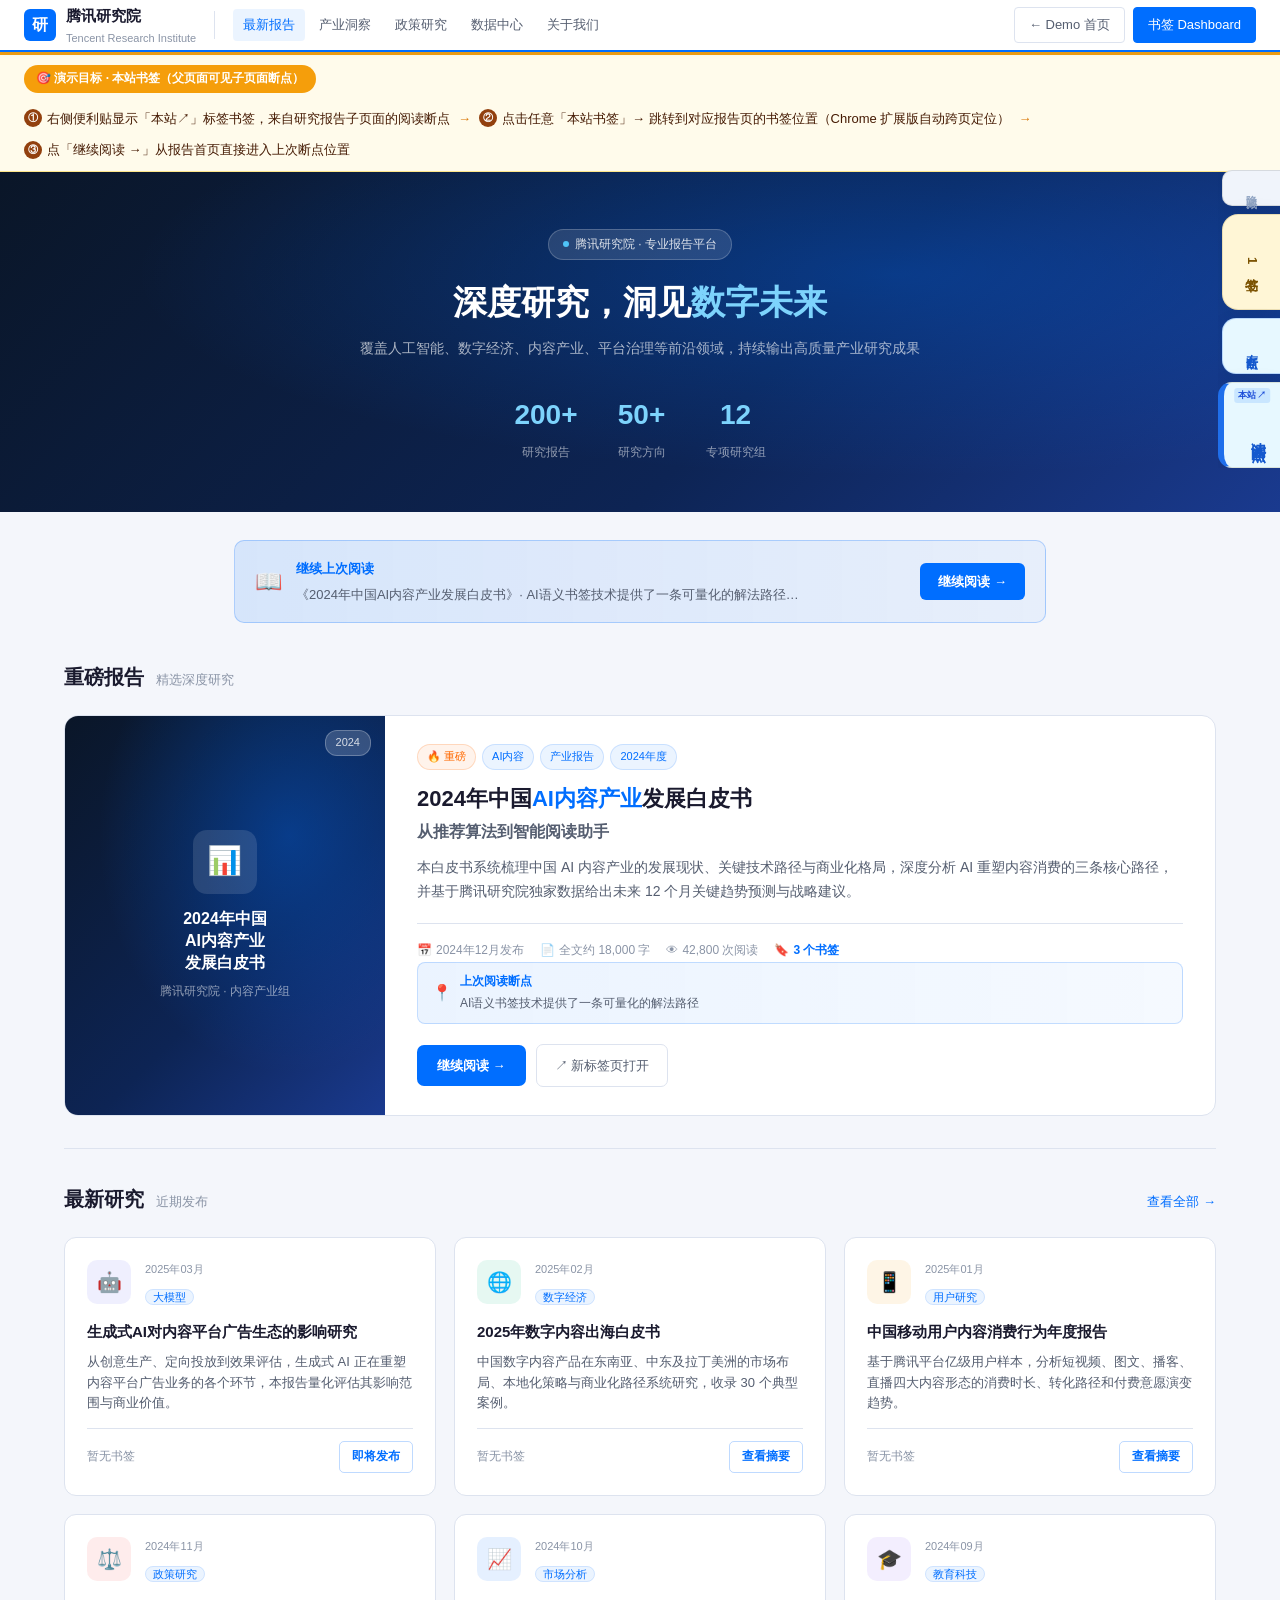
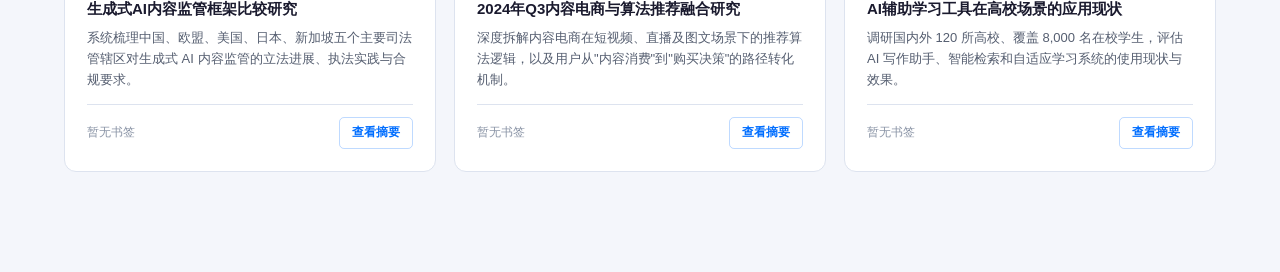
<file: pages/tencent-research-index.html>
<!DOCTYPE html>
<html lang="zh-CN">
<head>
<meta charset="utf-8" />
<meta name="viewport" content="width=device-width, initial-scale=1" />
<title>腾讯研究院 — 研究报告</title>
<style>
*, *::before, *::after { box-sizing: border-box; margin: 0; padding: 0; }
:root {
  --brand: #006EFF;
  --brand-dark: #0052CC;
  --accent: #FF6900;
  --text: #1a1a2e;
  --sub: #555e70;
  --muted: #8a94a6;
  --border: #dde3ef;
  --bg: #f4f6fb;
  --card: #fff;
}
body { font-family: "PingFang SC", "Noto Sans SC", "Microsoft YaHei", sans-serif; background: var(--bg); color: var(--text); font-size: 15px; line-height: 1.8; }

/* ── Top bar ── */
.topbar { background: #fff; border-bottom: 2px solid var(--brand); position: sticky; top: 0; z-index: 100; display: flex; align-items: center; height: 52px; padding: 0 24px; box-shadow: 0 1px 6px rgba(0,110,255,.1); gap: 0; }
.topbar-logo { display: flex; align-items: center; gap: 10px; text-decoration: none; flex-shrink: 0; }
.topbar-logo .mark { width: 32px; height: 32px; background: var(--brand); border-radius: 6px; display: flex; align-items: center; justify-content: center; color: #fff; font-weight: 900; font-size: 16px; }
.topbar-logo .name { font-size: 15px; font-weight: 700; color: var(--text); }
.topbar-logo .sub { font-size: 11px; color: var(--muted); }
.topbar-divider { width: 1px; height: 28px; background: var(--border); margin: 0 18px; }
.topbar-nav { display: flex; gap: 4px; }
.topbar-nav a { font-size: 13px; color: var(--sub); text-decoration: none; padding: 4px 10px; border-radius: 4px; transition: background .15s; }
.topbar-nav a:hover, .topbar-nav a.active { background: rgba(0,110,255,.08); color: var(--brand); }
.topbar-actions { margin-left: auto; display: flex; gap: 8px; }
.topbar-btn { font-size: 13px; padding: 5px 14px; border-radius: 4px; border: 1px solid var(--border); background: #fff; color: var(--sub); cursor: pointer; text-decoration: none; }
.topbar-btn.primary { background: var(--brand); color: #fff; border-color: var(--brand); }

/* ── Hero ── */
.hero { background: linear-gradient(135deg, #0a1628 0%, #0d2454 60%, #1a3a8f 100%); color: #fff; padding: 56px 24px 48px; text-align: center; position: relative; overflow: hidden; }
.hero::before { content: ''; position: absolute; inset: 0; background: radial-gradient(ellipse at 70% 30%, rgba(0,110,255,.3) 0%, transparent 60%); }
.hero-inner { position: relative; max-width: 820px; margin: 0 auto; }
.hero-badge { display: inline-flex; align-items: center; gap: 6px; background: rgba(255,255,255,.12); border: 1px solid rgba(255,255,255,.2); border-radius: 20px; padding: 4px 14px; font-size: 12px; color: rgba(255,255,255,.85); margin-bottom: 20px; }
.hero-badge .dot { width: 6px; height: 6px; background: #4fc3f7; border-radius: 50%; animation: pulse 2s infinite; }
@keyframes pulse { 0%,100%{opacity:1} 50%{opacity:.4} }
.hero h1 { font-size: clamp(22px, 4vw, 34px); font-weight: 800; line-height: 1.3; margin-bottom: 12px; }
.hero h1 em { font-style: normal; color: #7dd3fc; }
.hero-desc { font-size: 14px; color: rgba(255,255,255,.65); max-width: 560px; margin: 0 auto 28px; }
.hero-stats { display: flex; justify-content: center; gap: 40px; flex-wrap: wrap; }
.hero-stats .stat { text-align: center; }
.hero-stats .stat .num { font-size: 28px; font-weight: 800; color: #7dd3fc; }
.hero-stats .stat .label { font-size: 12px; color: rgba(255,255,255,.55); margin-top: 2px; }

/* ── Continue reading banner ── */
#cp-banner { display: none; margin: 28px auto 0; max-width: 860px; padding: 0 24px; }
.cp-banner-inner { background: linear-gradient(90deg, rgba(0,110,255,.12), rgba(0,110,255,.05)); border: 1px solid rgba(0,110,255,.25); border-radius: 10px; padding: 16px 20px; display: flex; align-items: center; gap: 14px; }
.cp-banner-icon { font-size: 22px; flex-shrink: 0; }
.cp-banner-body { flex: 1; min-width: 0; }
.cp-banner-title { font-size: 13px; font-weight: 700; color: var(--brand); margin-bottom: 3px; }
.cp-banner-text { font-size: 13px; color: var(--sub); white-space: nowrap; overflow: hidden; text-overflow: ellipsis; }
.cp-banner-btn { flex-shrink: 0; background: var(--brand); color: #fff; font-size: 13px; font-weight: 600; padding: 7px 18px; border-radius: 6px; text-decoration: none; transition: background .15s; white-space: nowrap; }
.cp-banner-btn:hover { background: var(--brand-dark); }

/* ── Layout ── */
.page-body { max-width: 1100px; margin: 0 auto; padding: 36px 24px 60px; }

/* ── Section header ── */
.section-hd { display: flex; align-items: baseline; gap: 12px; margin-bottom: 20px; }
.section-hd h2 { font-size: 20px; font-weight: 800; color: var(--text); }
.section-hd .count { font-size: 13px; color: var(--muted); }
.section-hd .more { margin-left: auto; font-size: 13px; color: var(--brand); text-decoration: none; }
.section-hd .more:hover { text-decoration: underline; }

/* ── Featured report ── */
.featured-report { background: var(--card); border: 1px solid var(--border); border-radius: 14px; overflow: hidden; display: flex; gap: 0; margin-bottom: 32px; transition: box-shadow .2s; }
.featured-report:hover { box-shadow: 0 6px 24px rgba(0,110,255,.12); }
.featured-cover { width: 320px; flex-shrink: 0; background: linear-gradient(135deg, #0a1628 0%, #0d2454 60%, #1a3a8f 100%); display: flex; flex-direction: column; align-items: center; justify-content: center; padding: 32px; gap: 12px; position: relative; overflow: hidden; }
.featured-cover::before { content: ''; position: absolute; inset: 0; background: radial-gradient(ellipse at 70% 30%, rgba(0,110,255,.35) 0%, transparent 60%); }
.featured-cover-inner { position: relative; text-align: center; }
.featured-cover .cover-icon { width: 64px; height: 64px; background: rgba(255,255,255,.12); border-radius: 14px; margin: 0 auto 14px; display: flex; align-items: center; justify-content: center; font-size: 28px; }
.featured-cover .cover-title { font-size: 16px; font-weight: 800; color: #fff; line-height: 1.4; }
.featured-cover .cover-sub { font-size: 12px; color: rgba(255,255,255,.55); margin-top: 6px; }
.featured-cover .cover-year { position: absolute; top: 14px; right: 14px; background: rgba(255,255,255,.18); border: 1px solid rgba(255,255,255,.25); border-radius: 12px; padding: 2px 10px; font-size: 11px; color: rgba(255,255,255,.8); }
.featured-body { flex: 1; padding: 28px 32px; display: flex; flex-direction: column; }
.featured-tags { display: flex; flex-wrap: wrap; gap: 6px; margin-bottom: 14px; }
.tag { display: inline-block; font-size: 11px; padding: 2px 9px; border-radius: 20px; background: rgba(0,110,255,.08); color: var(--brand); border: 1px solid rgba(0,110,255,.15); }
.tag.hot { background: rgba(255,105,0,.08); color: var(--accent); border-color: rgba(255,105,0,.2); }
.featured-title { font-size: 22px; font-weight: 800; color: var(--text); line-height: 1.4; margin-bottom: 10px; }
.featured-title em { font-style: normal; color: var(--brand); }
.featured-desc { font-size: 14px; color: var(--sub); line-height: 1.7; flex: 1; }
.featured-meta { display: flex; align-items: center; gap: 16px; margin-top: 20px; padding-top: 16px; border-top: 1px solid var(--border); flex-wrap: wrap; }
.featured-meta .meta-item { font-size: 12px; color: var(--muted); display: flex; align-items: center; gap: 4px; }
.featured-actions { margin-top: 20px; display: flex; gap: 10px; align-items: center; flex-wrap: wrap; }
.btn-primary { display: inline-flex; align-items: center; gap: 6px; background: var(--brand); color: #fff; font-size: 13px; font-weight: 600; padding: 9px 20px; border-radius: 7px; text-decoration: none; transition: background .15s; }
.btn-primary:hover { background: var(--brand-dark); }
.btn-secondary { display: inline-flex; align-items: center; gap: 6px; background: #fff; color: var(--sub); font-size: 13px; padding: 9px 18px; border-radius: 7px; border: 1px solid var(--border); text-decoration: none; transition: background .15s; }
.btn-secondary:hover { background: var(--bg); }

/* ── Reading progress badge ── */
.reading-status { display: none; align-items: center; gap: 8px; background: linear-gradient(90deg, rgba(0,110,255,.08), rgba(0,110,255,.04)); border: 1px solid rgba(0,110,255,.2); border-radius: 8px; padding: 8px 14px; font-size: 13px; color: var(--brand); }
.reading-status .rs-icon { font-size: 16px; }
.reading-status .rs-text { flex: 1; min-width: 0; }
.reading-status .rs-text strong { display: block; font-size: 12px; font-weight: 700; margin-bottom: 1px; }
.reading-status .rs-text span { font-size: 12px; color: var(--sub); white-space: nowrap; overflow: hidden; text-overflow: ellipsis; display: block; max-width: 260px; }
.reading-status.visible { display: flex; }

/* ── Report grid ── */
.report-grid { display: grid; grid-template-columns: repeat(auto-fill, minmax(300px, 1fr)); gap: 18px; margin-bottom: 40px; }
.report-card { background: var(--card); border: 1px solid var(--border); border-radius: 12px; padding: 22px; display: flex; flex-direction: column; gap: 0; transition: box-shadow .2s, border-color .2s; cursor: pointer; }
.report-card:hover { box-shadow: 0 4px 20px rgba(0,110,255,.1); border-color: rgba(0,110,255,.25); }
.report-card-top { display: flex; align-items: flex-start; gap: 14px; margin-bottom: 12px; }
.report-card-icon { width: 44px; height: 44px; border-radius: 10px; display: flex; align-items: center; justify-content: center; font-size: 20px; flex-shrink: 0; }
.report-card-meta { flex: 1; min-width: 0; }
.report-card-meta .rc-date { font-size: 11px; color: var(--muted); margin-bottom: 2px; }
.report-card-meta .rc-tag { font-size: 11px; padding: 1px 7px; border-radius: 10px; background: rgba(0,110,255,.08); color: var(--brand); border: 1px solid rgba(0,110,255,.12); }
.report-card h3 { font-size: 15px; font-weight: 700; line-height: 1.5; color: var(--text); margin-bottom: 8px; }
.report-card p { font-size: 13px; color: var(--sub); line-height: 1.6; flex: 1; margin-bottom: 14px; }
.report-card-footer { display: flex; align-items: center; justify-content: space-between; padding-top: 12px; border-top: 1px solid var(--border); gap: 8px; }
.rc-bm-count { font-size: 12px; color: var(--muted); display: flex; align-items: center; gap: 4px; }
.rc-bm-count.has-bm { color: var(--brand); font-weight: 600; }
.rc-read-btn { font-size: 12px; color: var(--brand); text-decoration: none; font-weight: 600; padding: 4px 12px; border-radius: 5px; border: 1px solid rgba(0,110,255,.25); transition: background .15s; }
.rc-read-btn:hover { background: rgba(0,110,255,.06); }
.rc-read-btn.continue { background: var(--brand); color: #fff; border-color: var(--brand); }
.rc-read-btn.continue:hover { background: var(--brand-dark); }

/* ── Divider ── */
.divider { height: 1px; background: var(--border); margin: 32px 0; }

/* ── Empty state ── */
.empty-hint { font-size: 13px; color: var(--muted); text-align: center; padding: 32px 0; }
.demo-goal { background:#fffbeb; border-top:3px solid #f59e0b; border-bottom:1px solid #fde68a; padding:10px 24px; display:flex; align-items:center; gap:14px; font-size:13px; color:#451a03; flex-wrap:wrap; position:sticky; top:52px; z-index:99; }
.dg-label { background:#f59e0b; color:#fff; font-weight:700; padding:3px 12px; border-radius:20px; white-space:nowrap; font-size:12px; flex-shrink:0; }

/* ── Two-column layout ── */
.page-body { max-width: 1200px; margin: 0 auto; padding: 36px 24px 60px; display: flex; gap: 28px; align-items: flex-start; }
.page-main { flex: 1; min-width: 0; }

/* ── Checkpoint sidebar ── */
.cp-sidebar { width: 272px; flex-shrink: 0; position: sticky; top: 116px; background: #fff; border: 1px solid var(--border); border-radius: 14px; box-shadow: 0 4px 20px rgba(0,0,0,.07); overflow: hidden; max-height: calc(100vh - 130px); display: flex; flex-direction: column; }
.cp-sidebar-head { padding: 14px 16px 12px; border-bottom: 1px solid var(--border); display: flex; align-items: center; gap: 8px; flex-shrink: 0; background: #fafcff; }
.cp-sidebar-icon { font-size: 16px; }
.cp-sidebar-title { font-size: 13px; font-weight: 700; color: var(--text); flex: 1; }
.cp-sidebar-count { background: var(--brand); color: #fff; font-size: 11px; font-weight: 700; padding: 2px 8px; border-radius: 10px; min-width: 20px; text-align: center; }
.cp-sidebar-list { overflow-y: auto; flex: 1; padding: 8px; }
.cp-sidebar-empty { text-align: center; color: var(--muted); font-size: 12px; padding: 24px 12px; line-height: 1.7; }
.cp-sidebar-empty small { display: block; margin-top: 4px; font-size: 11px; }
.cp-item { display: block; border-radius: 9px; padding: 10px 12px; margin-bottom: 6px; background: var(--bg); border: 1px solid var(--border); text-decoration: none; transition: all .15s; }
.cp-item:hover { background: rgba(0,110,255,.05); border-color: rgba(0,110,255,.3); }
.cp-item:last-child { margin-bottom: 0; }
.cp-item-page { font-size: 11px; color: var(--brand); font-weight: 600; margin-bottom: 4px; display: flex; align-items: center; gap: 4px; }
.cp-item-text { font-size: 12px; color: var(--sub); line-height: 1.5; display: -webkit-box; -webkit-line-clamp: 2; -webkit-box-orient: vertical; overflow: hidden; }
.cp-item-time { font-size: 11px; color: var(--muted); margin-top: 5px; }
.dg-steps { display:flex; align-items:center; gap:8px; flex-wrap:wrap; }
.dg-step { display:inline-flex; align-items:center; gap:5px; }
.dg-num { background:#92400e; color:#fff; width:18px; height:18px; border-radius:50%; display:inline-flex; align-items:center; justify-content:center; font-size:10px; font-weight:700; flex-shrink:0; }
.dg-arrow { color:#d97706; font-weight:700; }
</style>
</head>
<body>

<!-- Top bar -->
<nav class="topbar">
  <a class="topbar-logo" href="#">
    <div class="mark">研</div>
    <div>
      <div class="name">腾讯研究院</div>
      <div class="sub">Tencent Research Institute</div>
    </div>
  </a>
  <div class="topbar-divider"></div>
  <div class="topbar-nav">
    <a href="#" class="active">最新报告</a>
    <a href="#">产业洞察</a>
    <a href="#">政策研究</a>
    <a href="#">数据中心</a>
    <a href="#">关于我们</a>
  </div>
  <div class="topbar-actions">
    <a class="topbar-btn" href="../index.html">← Demo 首页</a>
    <a class="topbar-btn primary" href="../dashboard.html">书签 Dashboard</a>
  </div>
</nav>

<div class="demo-goal">
  <span class="dg-label">🎯 演示目标 · 本站书签（父页面可见子页面断点）</span>
  <div class="dg-steps">
    <span class="dg-step"><span class="dg-num">①</span> 右侧便利贴显示「本站↗」标签书签，来自研究报告子页面的阅读断点</span>
    <span class="dg-arrow">→</span>
    <span class="dg-step"><span class="dg-num">②</span> 点击任意「本站书签」→ 跳转到对应报告页的书签位置（Chrome 扩展版自动跨页定位）</span>
    <span class="dg-arrow">→</span>
    <span class="dg-step"><span class="dg-num">③</span> 点「继续阅读 →」从报告首页直接进入上次断点位置</span>
  </div>
</div>

<!-- Hero -->
<div class="hero">
  <div class="hero-inner">
    <div class="hero-badge"><span class="dot"></span>腾讯研究院 · 专业报告平台</div>
    <h1>深度研究，洞见<em>数字未来</em></h1>
    <p class="hero-desc">覆盖人工智能、数字经济、内容产业、平台治理等前沿领域，持续输出高质量产业研究成果</p>
    <div class="hero-stats">
      <div class="stat"><div class="num">200+</div><div class="label">研究报告</div></div>
      <div class="stat"><div class="num">50+</div><div class="label">研究方向</div></div>
      <div class="stat"><div class="num">12</div><div class="label">专项研究组</div></div>
    </div>
  </div>
</div>

<!-- Continue reading banner (shown when checkpoint exists) -->
<div id="cp-banner">
  <div class="cp-banner-inner">
    <div class="cp-banner-icon">📖</div>
    <div class="cp-banner-body">
      <div class="cp-banner-title">继续上次阅读</div>
      <div class="cp-banner-text" id="cp-banner-text">—</div>
    </div>
    <a class="cp-banner-btn" id="cp-banner-link" href="#">继续阅读 →</a>
  </div>
</div>

<!-- Main content -->
<div class="page-body">
<div class="page-main">

  <!-- Featured report -->
  <div class="section-hd">
    <h2>重磅报告</h2>
    <span class="count">精选深度研究</span>
  </div>

  <div class="featured-report" id="featured-ai-report">
    <div class="featured-cover">
      <span class="cover-year">2024</span>
      <div class="featured-cover-inner">
        <div class="cover-icon">📊</div>
        <div class="cover-title">2024年中国<br>AI内容产业<br>发展白皮书</div>
        <div class="cover-sub">腾讯研究院 · 内容产业组</div>
      </div>
    </div>
    <div class="featured-body">
      <div class="featured-tags">
        <span class="tag hot">🔥 重磅</span>
        <span class="tag">AI内容</span>
        <span class="tag">产业报告</span>
        <span class="tag">2024年度</span>
      </div>
      <div class="featured-title">2024年中国<em>AI内容产业</em>发展白皮书<br><span style="font-size:16px;font-weight:600;color:var(--sub)">从推荐算法到智能阅读助手</span></div>
      <p class="featured-desc">本白皮书系统梳理中国 AI 内容产业的发展现状、关键技术路径与商业化格局，深度分析 AI 重塑内容消费的三条核心路径，并基于腾讯研究院独家数据给出未来 12 个月关键趋势预测与战略建议。</p>
      <div class="featured-meta">
        <span class="meta-item">📅 <span>2024年12月发布</span></span>
        <span class="meta-item">📄 <span>全文约 18,000 字</span></span>
        <span class="meta-item">👁 <span>42,800 次阅读</span></span>
        <span class="meta-item">🔖 <span id="featured-bm-label" style="display:none"></span></span>
      </div>
      <!-- Reading status (checkpoint) -->
      <div class="reading-status" id="featured-reading-status">
        <span class="rs-icon">📍</span>
        <div class="rs-text">
          <strong>上次阅读断点</strong>
          <span id="featured-cp-text">—</span>
        </div>
      </div>
      <div class="featured-actions">
        <a class="btn-primary" id="featured-read-btn" href="research-report.html">开始阅读</a>
        <a class="btn-secondary" href="research-report.html" target="_blank">↗ 新标签页打开</a>
      </div>
    </div>
  </div>

  <div class="divider"></div>

  <!-- More reports grid -->
  <div class="section-hd">
    <h2>最新研究</h2>
    <span class="count">近期发布</span>
    <a href="#" class="more">查看全部 →</a>
  </div>

  <div class="report-grid">

    <div class="report-card">
      <div class="report-card-top">
        <div class="report-card-icon" style="background:rgba(99,102,241,.1)">🤖</div>
        <div class="report-card-meta">
          <div class="rc-date">2025年03月</div>
          <span class="rc-tag">大模型</span>
        </div>
      </div>
      <h3>生成式AI对内容平台广告生态的影响研究</h3>
      <p>从创意生产、定向投放到效果评估，生成式 AI 正在重塑内容平台广告业务的各个环节，本报告量化评估其影响范围与商业价值。</p>
      <div class="report-card-footer">
        <span class="rc-bm-count">暂无书签</span>
        <a class="rc-read-btn" href="#">即将发布</a>
      </div>
    </div>

    <div class="report-card">
      <div class="report-card-top">
        <div class="report-card-icon" style="background:rgba(16,185,129,.1)">🌐</div>
        <div class="report-card-meta">
          <div class="rc-date">2025年02月</div>
          <span class="rc-tag">数字经济</span>
        </div>
      </div>
      <h3>2025年数字内容出海白皮书</h3>
      <p>中国数字内容产品在东南亚、中东及拉丁美洲的市场布局、本地化策略与商业化路径系统研究，收录 30 个典型案例。</p>
      <div class="report-card-footer">
        <span class="rc-bm-count">暂无书签</span>
        <a class="rc-read-btn" href="#">查看摘要</a>
      </div>
    </div>

    <div class="report-card">
      <div class="report-card-top">
        <div class="report-card-icon" style="background:rgba(245,158,11,.1)">📱</div>
        <div class="report-card-meta">
          <div class="rc-date">2025年01月</div>
          <span class="rc-tag">用户研究</span>
        </div>
      </div>
      <h3>中国移动用户内容消费行为年度报告</h3>
      <p>基于腾讯平台亿级用户样本，分析短视频、图文、播客、直播四大内容形态的消费时长、转化路径和付费意愿演变趋势。</p>
      <div class="report-card-footer">
        <span class="rc-bm-count">暂无书签</span>
        <a class="rc-read-btn" href="#">查看摘要</a>
      </div>
    </div>

    <div class="report-card">
      <div class="report-card-top">
        <div class="report-card-icon" style="background:rgba(239,68,68,.1)">⚖️</div>
        <div class="report-card-meta">
          <div class="rc-date">2024年11月</div>
          <span class="rc-tag">政策研究</span>
        </div>
      </div>
      <h3>生成式AI内容监管框架比较研究</h3>
      <p>系统梳理中国、欧盟、美国、日本、新加坡五个主要司法管辖区对生成式 AI 内容监管的立法进展、执法实践与合规要求。</p>
      <div class="report-card-footer">
        <span class="rc-bm-count">暂无书签</span>
        <a class="rc-read-btn" href="#">查看摘要</a>
      </div>
    </div>

    <div class="report-card">
      <div class="report-card-top">
        <div class="report-card-icon" style="background:rgba(0,110,255,.1)">📈</div>
        <div class="report-card-meta">
          <div class="rc-date">2024年10月</div>
          <span class="rc-tag">市场分析</span>
        </div>
      </div>
      <h3>2024年Q3内容电商与算法推荐融合研究</h3>
      <p>深度拆解内容电商在短视频、直播及图文场景下的推荐算法逻辑，以及用户从"内容消费"到"购买决策"的路径转化机制。</p>
      <div class="report-card-footer">
        <span class="rc-bm-count">暂无书签</span>
        <a class="rc-read-btn" href="#">查看摘要</a>
      </div>
    </div>

    <div class="report-card">
      <div class="report-card-top">
        <div class="report-card-icon" style="background:rgba(139,92,246,.1)">🎓</div>
        <div class="report-card-meta">
          <div class="rc-date">2024年09月</div>
          <span class="rc-tag">教育科技</span>
        </div>
      </div>
      <h3>AI辅助学习工具在高校场景的应用现状</h3>
      <p>调研国内外 120 所高校、覆盖 8,000 名在校学生，评估 AI 写作助手、智能检索和自适应学习系统的使用现状与效果。</p>
      <div class="report-card-footer">
        <span class="rc-bm-count">暂无书签</span>
        <a class="rc-read-btn" href="#">查看摘要</a>
      </div>
    </div>

  </div>

</div><!-- .page-main -->


</div><!-- .page-body -->

<script>
var ALL_PAGES = [
  { id: 'research-report-2024',            title: '研究报告',    icon: '📊', file: 'research-report.html' },
  { id: 'tencent-news-deep',               title: 'AI深度报道',  icon: '📰', file: 'tencent-news-deep.html' },
  { id: 'tencent-news-yaowen',             title: '腾讯新闻要闻', icon: '🗞️', file: 'tencent-news-yaowen.html' },
  { id: 'tencent-doc-anchornote-v23',      title: '腾讯文档',    icon: '📄', file: 'tencent-doc.html' },
  { id: 'penguin-article-dachang',         title: '企鹅号长文',  icon: '✍️', file: 'penguin-article.html' },
  { id: 'content-research-ai-reader-2024', title: '书签聚合',    icon: '🗂️', file: 'content-research.html' },
];

function loadBookmarks(pageId) {
  try {
    var raw = localStorage.getItem('anchornote.embed.' + pageId);
    return raw ? JSON.parse(raw) : [];
  } catch(e) { return []; }
}

function findCheckpoint(bms) {
  return bms.find(function(b) { return b.type === 'checkpoint'; });
}

function timeAgo(iso) {
  if (!iso) return '';
  var diff = Math.floor((Date.now() - new Date(iso)) / 1000);
  if (diff < 60)    return '刚刚';
  if (diff < 3600)  return Math.floor(diff / 60) + ' 分钟前';
  if (diff < 86400) return Math.floor(diff / 3600) + ' 小时前';
  return Math.floor(diff / 86400) + ' 天前';
}

function renderFeatured() {
  var bms = loadBookmarks('research-report-2024');
  var cp = findCheckpoint(bms);
  var markCount = bms.filter(function(b) { return b.type === 'mark'; }).length;

  var bmLabel = document.getElementById('featured-bm-label');
  if (markCount > 0) {
    bmLabel.textContent = markCount + ' 个书签';
    bmLabel.style.display = '';
    bmLabel.style.color = 'var(--brand)';
    bmLabel.style.fontWeight = '600';
  }

  var statusEl = document.getElementById('featured-reading-status');
  var cpText   = document.getElementById('featured-cp-text');
  var readBtn  = document.getElementById('featured-read-btn');

  if (cp) {
    statusEl.classList.add('visible');
    cpText.textContent = cp.selectedText
      ? cp.selectedText.slice(0, 60) + (cp.selectedText.length > 60 ? '…' : '')
      : '（断点位置）';
    readBtn.textContent = '继续阅读 →';
    readBtn.href = 'research-report.html#an-jump=' + cp.id;

    var banner     = document.getElementById('cp-banner');
    var bannerText = document.getElementById('cp-banner-text');
    var bannerLink = document.getElementById('cp-banner-link');
    banner.style.display = 'block';
    bannerText.textContent = '《2024年中国AI内容产业发展白皮书》· ' +
      (cp.selectedText ? cp.selectedText.slice(0, 50) + '…' : '断点已保存');
    bannerLink.href = 'research-report.html#an-jump=' + cp.id;
  } else {
    readBtn.textContent = '开始阅读';
    readBtn.href = 'research-report.html';
  }
}

function renderSidebar() {
  var items = [];
  ALL_PAGES.forEach(function(page) {
    var bms = loadBookmarks(page.id);
    var cp  = findCheckpoint(bms);
    if (cp) items.push({ page: page, cp: cp });
  });
  items.sort(function(a, b) {
    return new Date(b.cp.createdAt) - new Date(a.cp.createdAt);
  });

  var countEl = document.getElementById('cp-sidebar-count');
  var listEl  = document.getElementById('cp-sidebar-list');
  countEl.textContent = items.length;

  if (items.length === 0) {
    listEl.innerHTML = '<div class="cp-sidebar-empty">暂无阅读记录<small>在任意页面保存断点后显示</small></div>';
    return;
  }

  listEl.innerHTML = items.map(function(item) {
    var url  = item.page.file + '#an-jump=' + item.cp.id;
    var text = item.cp.selectedText
      ? item.cp.selectedText.slice(0, 52) + (item.cp.selectedText.length > 52 ? '…' : '')
      : '（断点位置）';
    return '<a class="cp-item" href="' + url + '">' +
      '<div class="cp-item-page">' + item.page.icon + ' ' + item.page.title + '</div>' +
      '<div class="cp-item-text">' + text + '</div>' +
      '<div class="cp-item-time">📍 ' + timeAgo(item.cp.createdAt) + '</div>' +
      '</a>';
  }).join('');
}

function renderAll() {
  renderFeatured();
  renderSidebar();
}

renderAll();

window.addEventListener('storage', function(e) {
  if (e.key && e.key.startsWith('anchornote.embed.')) renderAll();
});
</script>

<script>
window.ANCHORNOTE_CONFIG = {
  pageId:          'tencent-research-index',
  pageTitle:       '腾讯研究院',
  pageUrl:         'research.tencent.com/research-index',
  articleSelector: '.page-main',
  seedVersion:     3,
  seedBookmarks: [
    {
      id:           'site-bm-report-001',
      type:         'checkpoint',
      crossPage:    true,
      sourceUrl:    'research-report.html',
      selectedText: 'AI语义书签技术提供了一条可量化的解法路径',
      note:         '2024AI内容产业白皮书 · 上次读到这里',
      source:       '本站书签',
      colorIndex:   1,
      createdAt:    new Date(Date.now() - 2 * 24 * 60 * 60 * 1000).toISOString()
    }
  ],
  onJumpFail: function(bm) {
    if (bm.crossPage && bm.sourceUrl) {
      window.open(bm.sourceUrl, '_blank');
    }
  }
};
</script>
<script src="../anchornote-embed.js"></script>

</body>
</html>
</file>
